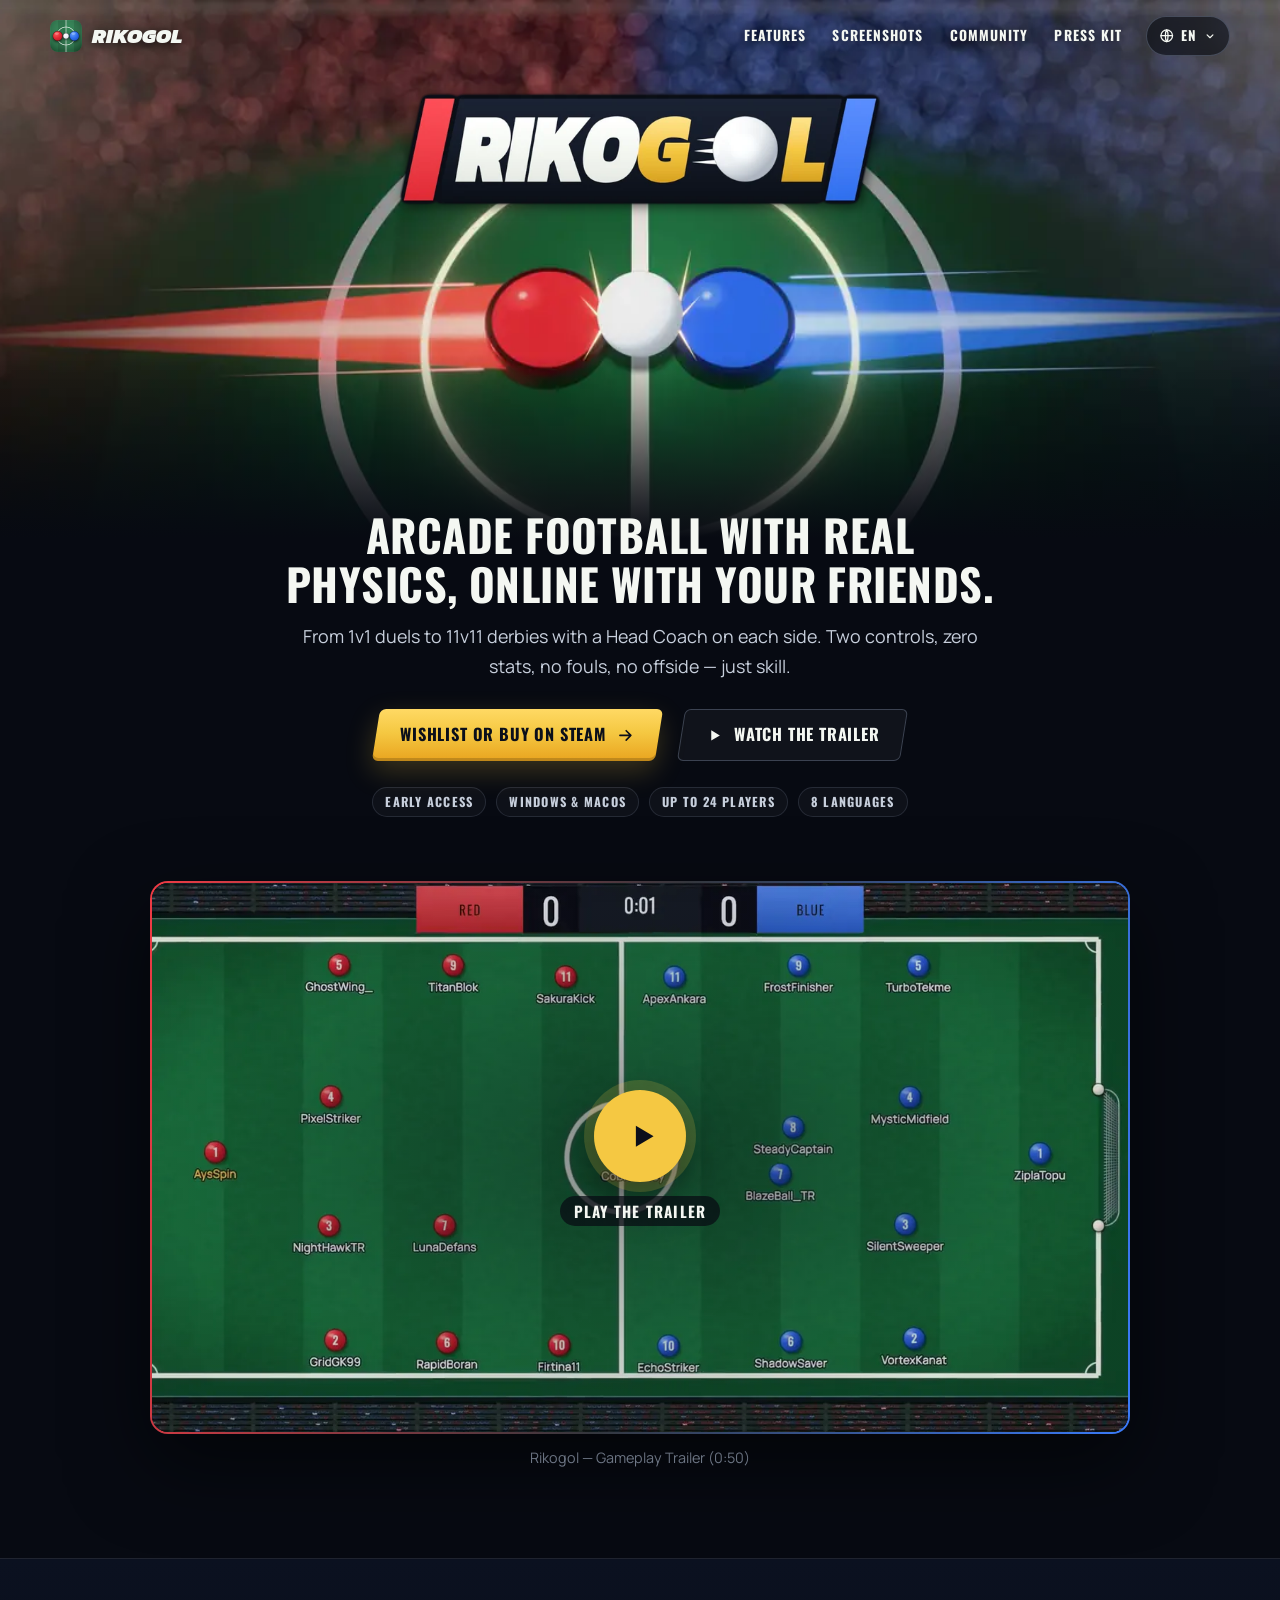
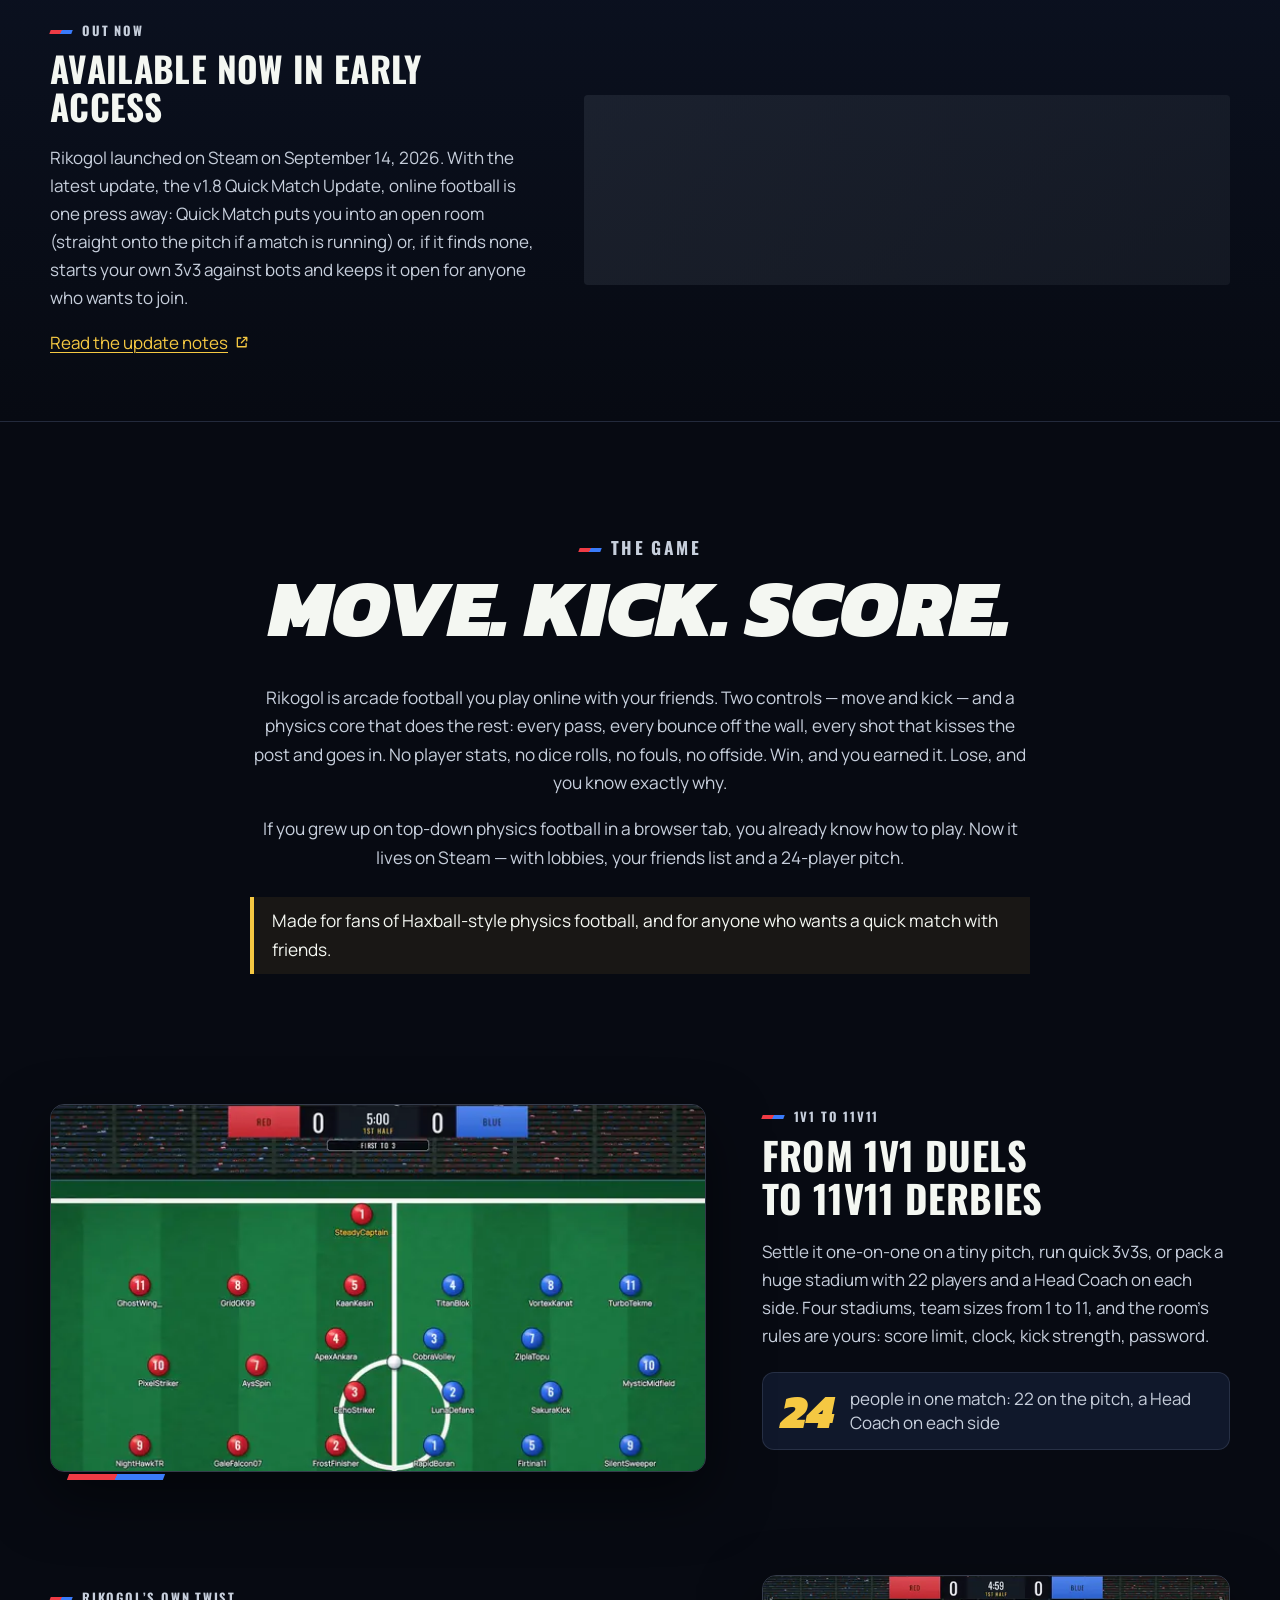
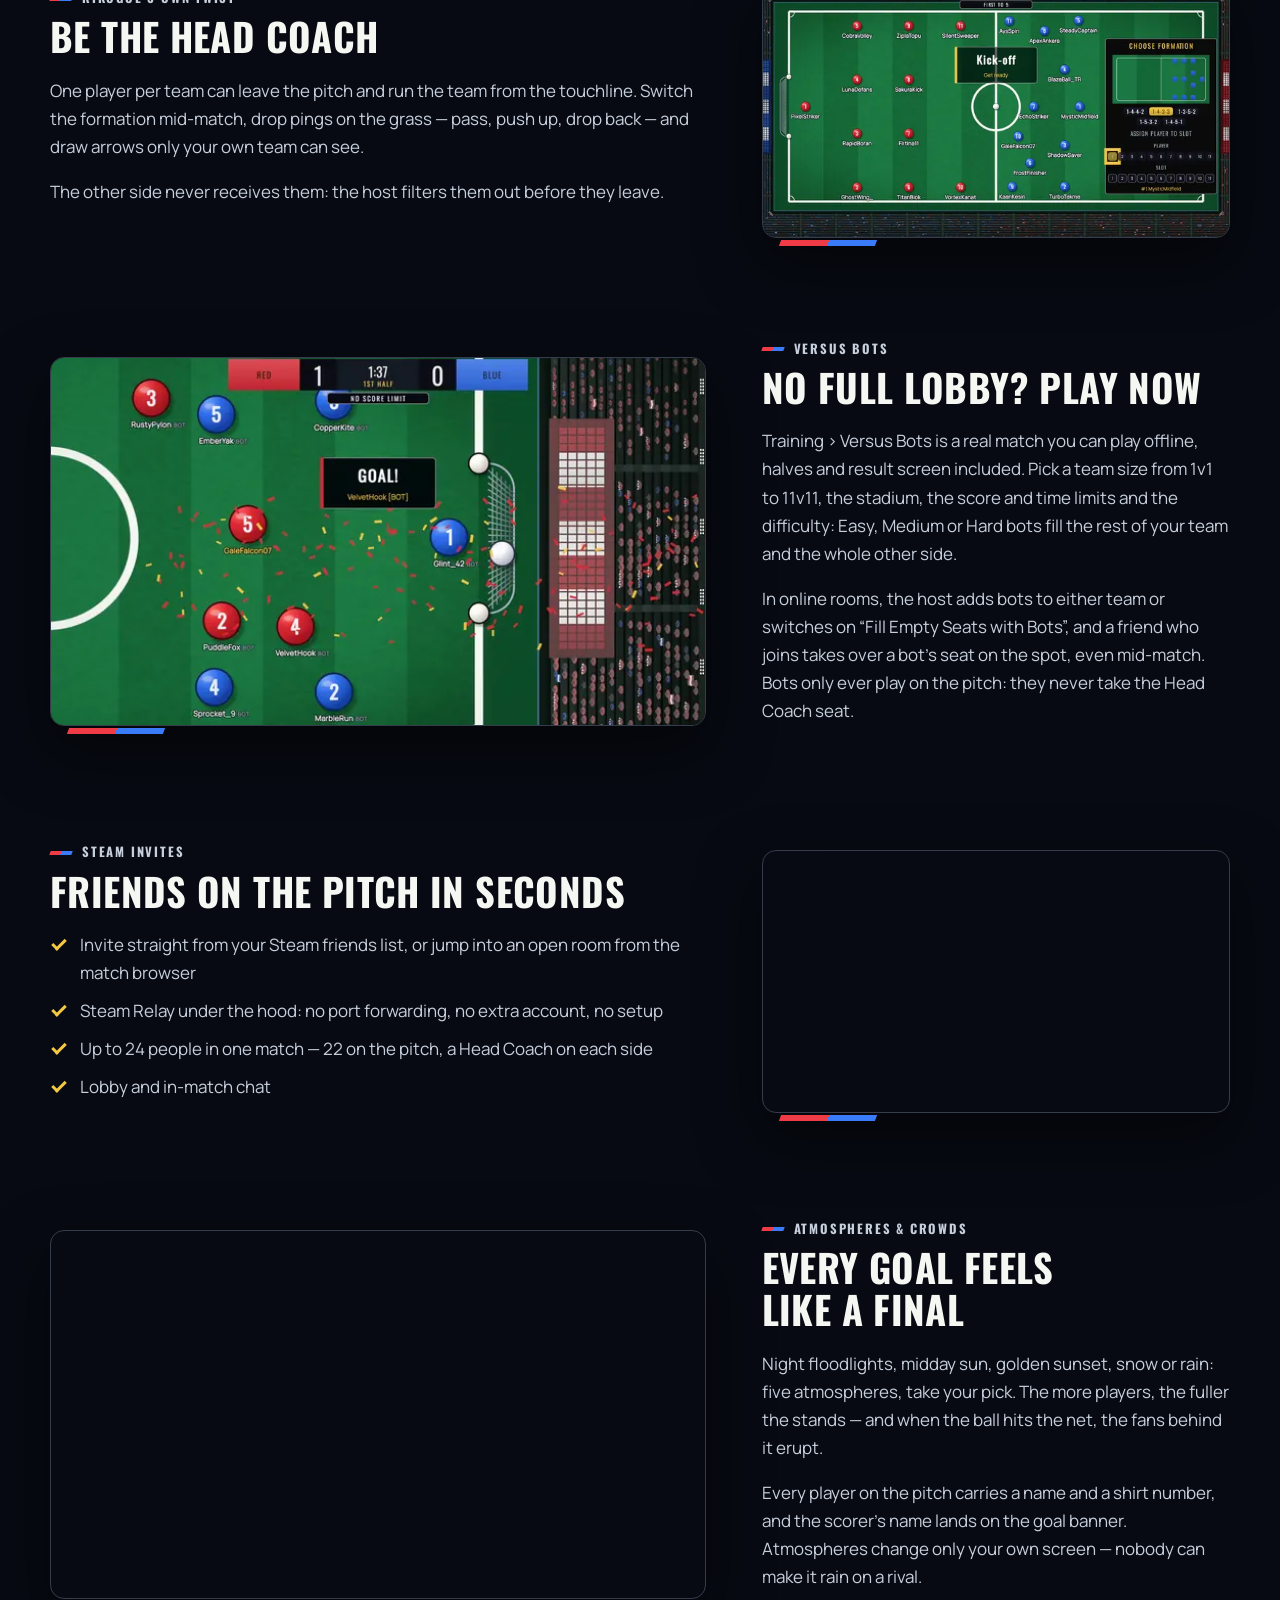
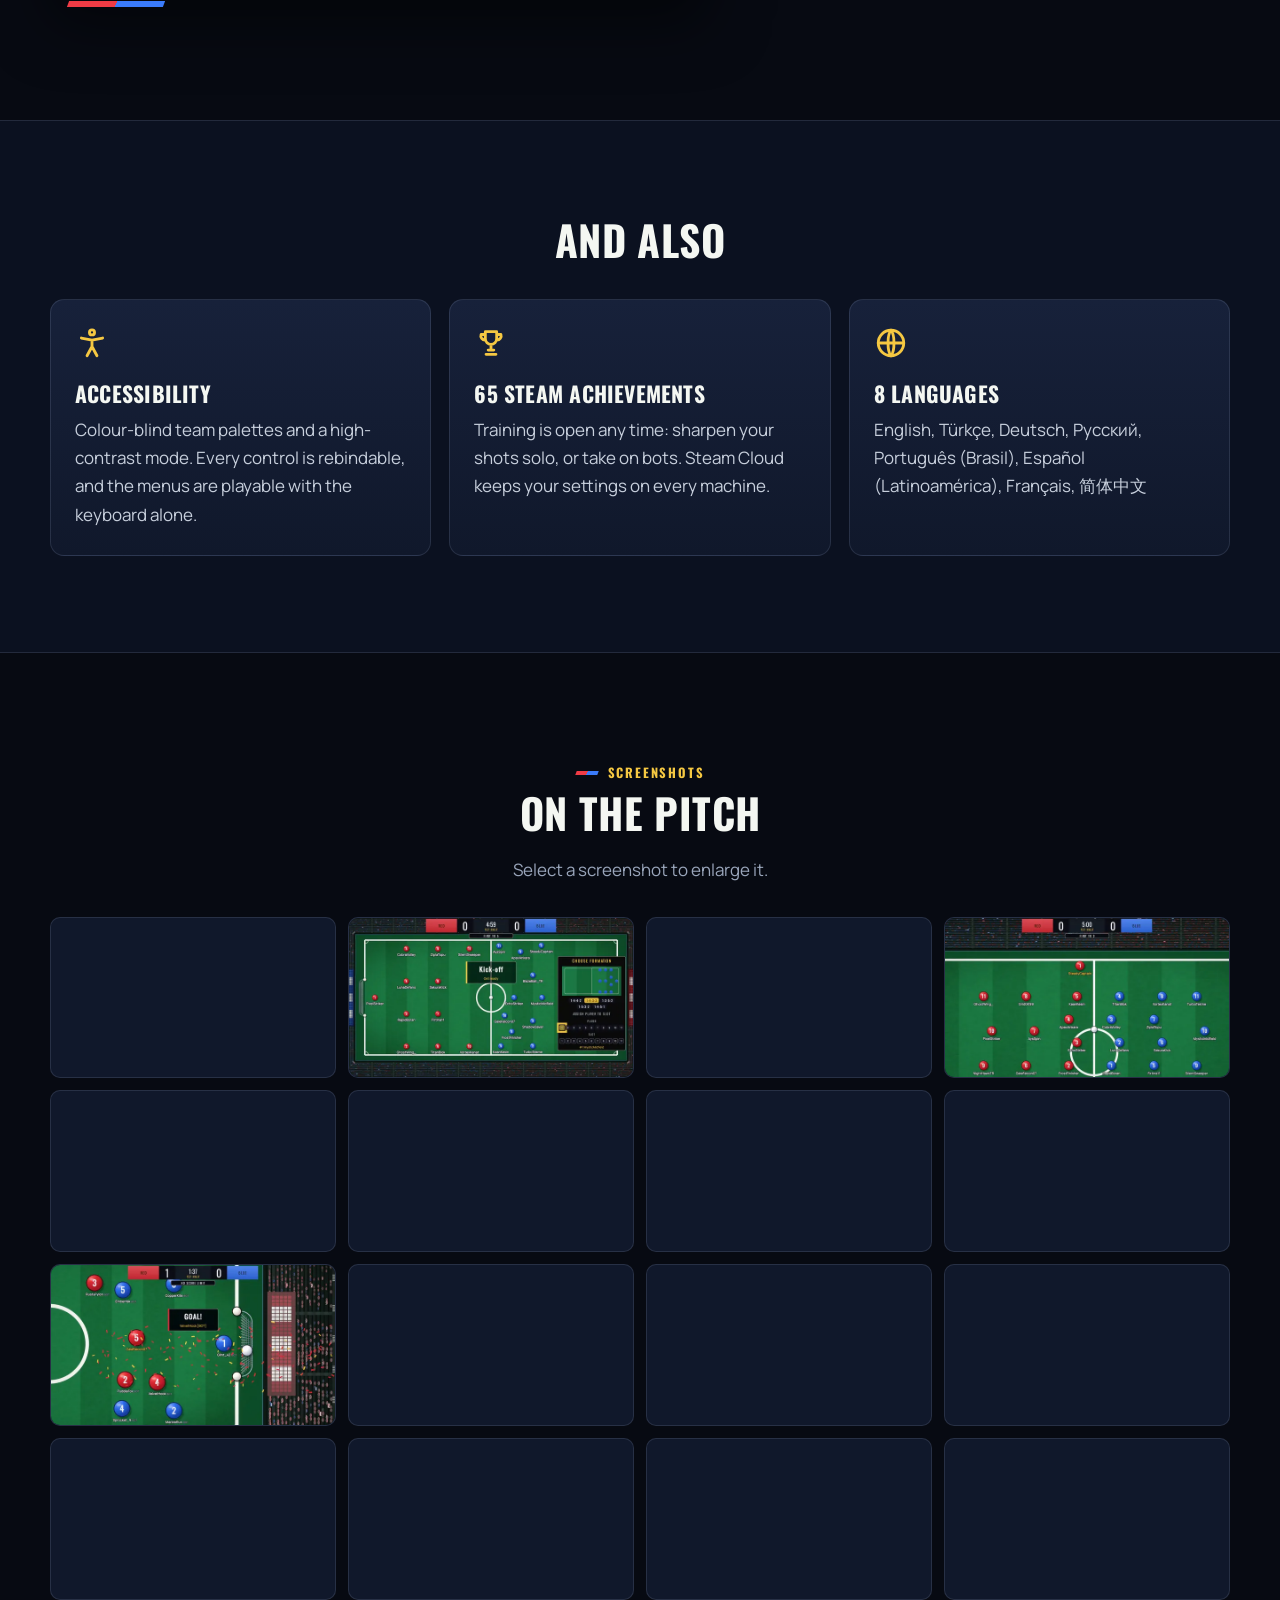
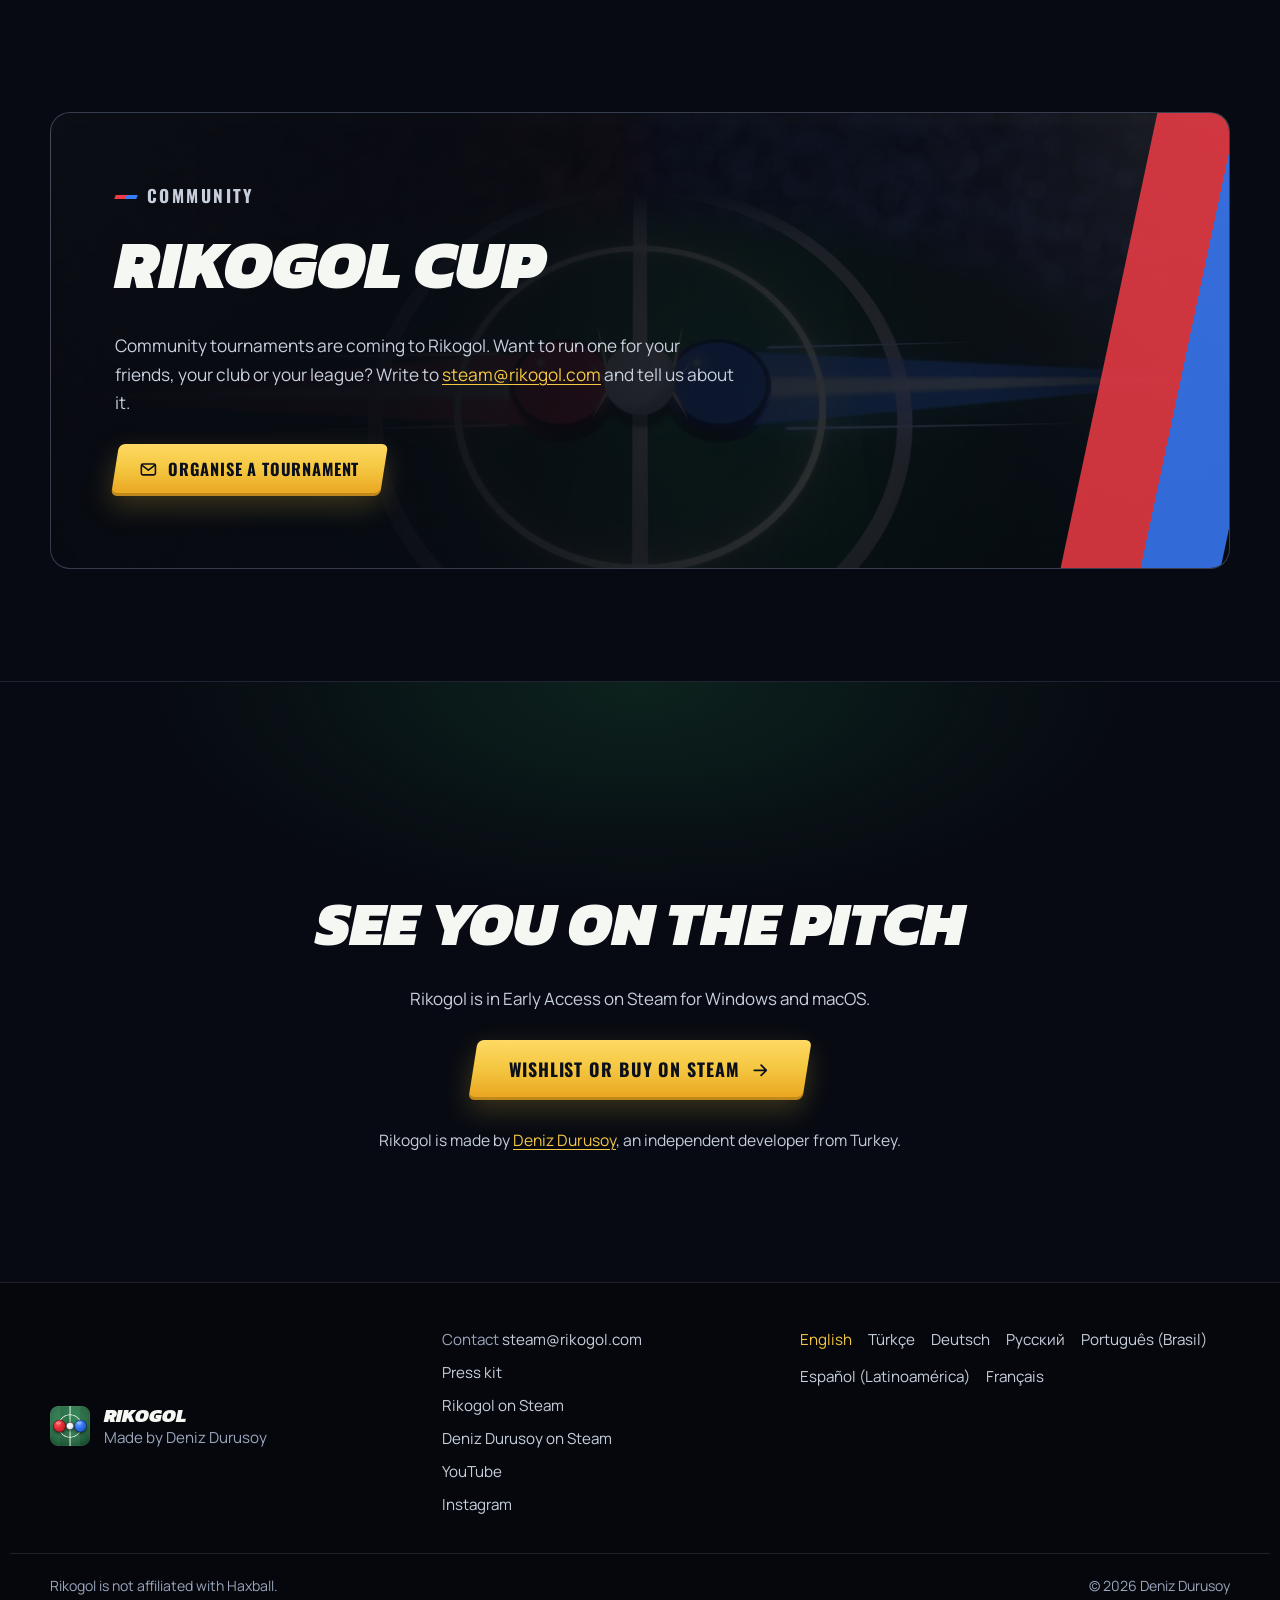
<file: index.html>
<!doctype html>
<html lang="en" dir="ltr">
<head>
<meta charset="utf-8">
<meta name="viewport" content="width=device-width, initial-scale=1">
<meta http-equiv="Content-Security-Policy" content="default-src 'self'; img-src 'self' data:; media-src 'self'; font-src 'self'; style-src 'self'; script-src 'self'; frame-src https://store.steampowered.com; connect-src 'self'; object-src 'none'; base-uri 'self'; form-action 'self'">
<title>Rikogol — Arcade physics football online with friends</title>
<meta name="description" content="Arcade football with real physics, online with your friends: 1v1 duels to 11v11 derbies with a Head Coach on each side. In Early Access on Steam.">
<link rel="canonical" href="https://rikogol.com/">
<link rel="alternate" hreflang="en" href="https://rikogol.com/">
<link rel="alternate" hreflang="tr" href="https://rikogol.com/tr/">
<link rel="alternate" hreflang="de" href="https://rikogol.com/de/">
<link rel="alternate" hreflang="ru" href="https://rikogol.com/ru/">
<link rel="alternate" hreflang="pt-BR" href="https://rikogol.com/pt-br/">
<link rel="alternate" hreflang="es-419" href="https://rikogol.com/es/">
<link rel="alternate" hreflang="fr" href="https://rikogol.com/fr/">
<link rel="alternate" hreflang="x-default" href="https://rikogol.com/">
<meta name="theme-color" content="#070a12">
<meta name="color-scheme" content="dark">
<link rel="preload" href="/assets/fonts/oswald-bold.woff2" as="font" type="font/woff2" crossorigin>
<link rel="preload" href="/assets/fonts/manrope-regular.woff2" as="font" type="font/woff2" crossorigin>
<link rel="preload" as="image" href="/assets/img/hero/rikogol-hero-1920.webp" imagesrcset="/assets/img/hero/rikogol-hero-960.webp 960w, /assets/img/hero/rikogol-hero-1440.webp 1440w, /assets/img/hero/rikogol-hero-1920.webp 1920w, /assets/img/hero/rikogol-hero-2560.webp 2560w" imagesizes="100vw" fetchpriority="high">
<link rel="stylesheet" href="/assets/css/site.min.css">
<link rel="icon" href="/favicon.ico" sizes="16x16 32x32 48x48">
<link rel="icon" href="/assets/img/icons/icon-192.png" type="image/png" sizes="192x192">
<link rel="apple-touch-icon" href="/assets/img/icons/apple-touch-icon.png">
<link rel="manifest" href="/site.webmanifest">
<meta property="og:type" content="website">
<meta property="og:site_name" content="Rikogol">
<meta property="og:title" content="Rikogol — Arcade physics football online with friends">
<meta property="og:description" content="Arcade football with real physics, online with your friends: 1v1 duels to 11v11 derbies with a Head Coach on each side. In Early Access on Steam.">
<meta property="og:url" content="https://rikogol.com/">
<meta property="og:locale" content="en_US">
<meta property="og:locale:alternate" content="tr_TR">
<meta property="og:locale:alternate" content="de_DE">
<meta property="og:locale:alternate" content="ru_RU">
<meta property="og:locale:alternate" content="pt_BR">
<meta property="og:locale:alternate" content="es_LA">
<meta property="og:locale:alternate" content="fr_FR">
<meta property="og:image" content="https://rikogol.com/press/files/rikogol-main-capsule.jpg">
<meta property="og:image:type" content="image/jpeg">
<meta property="og:image:width" content="1232">
<meta property="og:image:height" content="706">
<meta property="og:image:alt" content="Rikogol key art: a red disc and a blue disc meet the ball at the centre spot, under the Rikogol logo.">
<meta name="twitter:card" content="summary_large_image">
<meta name="twitter:title" content="Rikogol — Arcade physics football online with friends">
<meta name="twitter:description" content="Arcade football with real physics, online with your friends: 1v1 duels to 11v11 derbies with a Head Coach on each side. In Early Access on Steam.">
<meta name="twitter:image" content="https://rikogol.com/press/files/rikogol-main-capsule.jpg">
<meta name="twitter:image:alt" content="Rikogol key art: a red disc and a blue disc meet the ball at the centre spot, under the Rikogol logo.">
<script type="application/ld+json">{
 "@context": "https://schema.org",
 "@type": "VideoGame",
 "name": "Rikogol",
 "url": "https://rikogol.com/",
 "sameAs": [
  "https://store.steampowered.com/app/4492690/Rikogol/",
  "https://www.youtube.com/@rikogolgame",
  "https://www.instagram.com/rikogolgame/"
 ],
 "description": "Arcade football with real physics, online with your friends: 1v1 duels to 11v11 derbies with a Head Coach on each side. In Early Access on Steam.",
 "image": "https://rikogol.com/press/files/rikogol-main-capsule.jpg",
 "gamePlatform": [
  "PC",
  "Mac"
 ],
 "operatingSystem": "Windows, macOS",
 "applicationCategory": "Game",
 "genre": [
  "Sports",
  "Arcade"
 ],
 "playMode": [
  "SinglePlayer",
  "MultiPlayer"
 ],
 "numberOfPlayers": {
  "@type": "QuantitativeValue",
  "minValue": 1,
  "maxValue": 24
 },
 "datePublished": "2026-09-14",
 "inLanguage": [
  "en",
  "tr",
  "de",
  "ru",
  "pt-BR",
  "es-419",
  "fr",
  "zh-CN"
 ],
 "author": {
  "@type": "Person",
  "name": "Deniz Durusoy",
  "url": "https://store.steampowered.com/developer/denizdurusoy"
 },
 "publisher": {
  "@type": "Person",
  "name": "Deniz Durusoy",
  "url": "https://store.steampowered.com/developer/denizdurusoy"
 }
}</script>
<script src="/assets/js/site.js" defer></script>
</head>
<body>
<a class="skip-link" href="#main">Skip to content</a>
<header class="site-header">
<div class="wrap header-inner">
<a class="brand" href="/"><img src="/assets/img/icons/icon-64.png" width="32" height="32" alt=""><span lang="en">Rikogol</span></a>
<nav class="main-nav" aria-label="Main">
<ul>
<li><a href="#features">Features</a></li>
<li><a href="#screenshots">Screenshots</a></li>
<li><a href="#community">Community</a></li>
<li><a href="/press/">Press kit</a></li>
</ul>
</nav>
<details class="lang" data-lang-menu>
<summary aria-label="Language: English"><svg class="icon" viewBox="0 0 24 24" width="24" height="24" fill="none" stroke="currentColor" stroke-width="2" stroke-linecap="round" stroke-linejoin="round" aria-hidden="true" focusable="false"><circle cx="12" cy="12" r="9"/><path d="M3 12h18M12 3c2.8 3 2.8 15 0 18M12 3c-2.8 3-2.8 15 0 18"/></svg><span>EN</span><svg class="icon chev" viewBox="0 0 24 24" width="24" height="24" fill="none" stroke="currentColor" stroke-width="2" stroke-linecap="round" stroke-linejoin="round" aria-hidden="true" focusable="false"><path d="M7 10l5 5 5-5"/></svg></summary>
<ul class="lang-list">
<li><a href="/" hreflang="en" lang="en" aria-current="page"><span>English</span><span class="lang-code">EN</span></a></li>
<li><a href="/tr/" hreflang="tr" lang="tr"><span>Türkçe</span><span class="lang-code">TR</span></a></li>
<li><a href="/de/" hreflang="de" lang="de"><span>Deutsch</span><span class="lang-code">DE</span></a></li>
<li><a href="/ru/" hreflang="ru" lang="ru"><span>Русский</span><span class="lang-code">RU</span></a></li>
<li><a href="/pt-br/" hreflang="pt-BR" lang="pt-BR"><span>Português (Brasil)</span><span class="lang-code">PT-BR</span></a></li>
<li><a href="/es/" hreflang="es-419" lang="es-419"><span>Español (Latinoamérica)</span><span class="lang-code">ES</span></a></li>
<li><a href="/fr/" hreflang="fr" lang="fr"><span>Français</span><span class="lang-code">FR</span></a></li>
</ul>
</details>
</div>
</header>
<main id="main">
<section class="hero" aria-labelledby="hero-title">
<div class="hero-art">
<img class="hero-bg" src="/assets/img/hero/rikogol-hero-1920.webp" srcset="/assets/img/hero/rikogol-hero-960.webp 960w, /assets/img/hero/rikogol-hero-1440.webp 1440w, /assets/img/hero/rikogol-hero-1920.webp 1920w, /assets/img/hero/rikogol-hero-2560.webp 2560w" sizes="100vw" width="1920" height="620" alt="" fetchpriority="high">
<h1 class="hero-logo" id="hero-title"><img src="/assets/img/logo/rikogol-logo-1280.webp" srcset="/assets/img/logo/rikogol-logo-480.webp 480w, /assets/img/logo/rikogol-logo-720.webp 720w, /assets/img/logo/rikogol-logo-960.webp 960w, /assets/img/logo/rikogol-logo-1280.webp 1280w" sizes="(min-width: 720px) 600px, 84vw" width="1280" height="362" alt="Rikogol"></h1>
</div>
<div class="wrap hero-text">
<p class="tagline">Arcade football with real physics, online with your friends.</p>
<p class="lede">From 1v1 duels to 11v11 derbies with a Head Coach on each side. Two controls, zero stats, no fouls, no offside — just skill.</p>
<div class="cta-row">
<a class="btn btn-primary" href="https://store.steampowered.com/app/4492690/Rikogol/"><span>Wishlist or buy on <span lang="en">Steam</span></span><svg class="icon" viewBox="0 0 24 24" width="24" height="24" fill="none" stroke="currentColor" stroke-width="2" stroke-linecap="round" stroke-linejoin="round" aria-hidden="true" focusable="false"><path d="M5 12h14M13 6l6 6-6 6"/></svg></a>
<a class="btn btn-ghost" href="#trailer" data-play-trailer><svg class="icon" viewBox="0 0 24 24" width="24" height="24" fill="none" stroke="currentColor" stroke-width="2" stroke-linecap="round" stroke-linejoin="round" aria-hidden="true" focusable="false"><path d="M8 5.5v13l11-6.5z" fill="currentColor" stroke="none"/></svg><span>Watch the trailer</span></a>
</div>
<ul class="facts">
<li>Early Access</li>
<li><span lang="en">Windows</span> &amp; <span lang="en">macOS</span></li>
<li>Up to 24 players</li>
<li>8 languages</li>
</ul>
</div>
<div class="wrap">
<figure class="trailer" id="trailer">
<div class="video-shell" data-video>
<video controls preload="none" playsinline poster="/assets/video/rikogol-trailer-poster.webp" width="1280" height="720" aria-label="Gameplay trailer">
<source src="/assets/video/rikogol-trailer.mp4" type="video/mp4">
<p>Your browser can’t play this video. <a href="/assets/video/rikogol-trailer.mp4">Download the trailer (MP4)</a></p>
</video>
<button type="button" class="video-play" hidden><span class="video-play-disc"><svg class="icon" viewBox="0 0 24 24" width="24" height="24" fill="none" stroke="currentColor" stroke-width="2" stroke-linecap="round" stroke-linejoin="round" aria-hidden="true" focusable="false"><path d="M8 5.5v13l11-6.5z" fill="currentColor" stroke="none"/></svg></span><span class="video-play-label">Play the trailer</span></button>
</div>
<figcaption>Rikogol — Gameplay Trailer (0:50)</figcaption>
</figure>
</div>
</section>

<section class="band" aria-labelledby="band-title">
<div class="wrap band-inner">
<div class="band-text">
<p class="kicker">Out now</p>
<h2 id="band-title">Available now in Early Access</h2>
<p>Rikogol launched on Steam on September 14, 2026. With the latest update, the v1.8 Quick Match Update, online football is one press away: Quick Match puts you into an open room (straight onto the pitch if a match is running) or, if it finds none, starts your own 3v3 against bots and keeps it open for anyone who wants to join.</p>
<p><a class="text-link" href="https://steamcommunity.com/games/4492690/announcements/detail/687519061335082796?l=english">Read the update notes<svg class="icon icon-sm" viewBox="0 0 24 24" width="24" height="24" fill="none" stroke="currentColor" stroke-width="2" stroke-linecap="round" stroke-linejoin="round" aria-hidden="true" focusable="false"><path d="M14 5h5v5M19 5l-8 8M18 14v5H5V6h5"/></svg></a></p>
</div>
<div class="widget-shell" data-widget-src="https://store.steampowered.com/widget/4492690/?l=english" data-widget-title="Rikogol on Steam">
<noscript><iframe src="https://store.steampowered.com/widget/4492690/?l=english" title="Rikogol on Steam" width="646" height="190" loading="lazy"></iframe></noscript>
</div>
</div>
</section>

<section class="pitch" aria-labelledby="pitch-title">
<div class="wrap pitch-inner">
<p class="kicker">The game</p>
<h2 id="pitch-title" class="display">Move. Kick. Score.</h2>
<p>Rikogol is arcade football you play online with your friends. Two controls — move and kick — and a physics core that does the rest: every pass, every bounce off the wall, every shot that kisses the post and goes in. No player stats, no dice rolls, no fouls, no offside. Win, and you earned it. Lose, and you know exactly why.</p><p>If you grew up on top-down physics football in a browser tab, you already know how to play. Now it lives on Steam — with lobbies, your friends list and a 24-player pitch.</p>
<p class="fans">Made for fans of Haxball-style physics football, and for anyone who wants a quick match with friends.</p>
</div>
</section>

<div class="features wrap" id="features">
<section class="feature " id="match-sizes" aria-labelledby="match-sizes-title">
<div class="feature-media">
<img src="/assets/img/screens/rikogol-screenshot-07-1280.webp" srcset="/assets/img/screens/rikogol-screenshot-07-640.webp 640w, /assets/img/screens/rikogol-screenshot-07-960.webp 960w, /assets/img/screens/rikogol-screenshot-07-1280.webp 1280w" sizes="(min-width: 960px) 620px, 92vw" width="1280" height="720" loading="lazy" decoding="async" alt="Both teams lined up for an 11v11 kick-off, with the stands full of red and blue fans.">
</div>
<div class="feature-text">
<p class="kicker">1v1 to 11v11</p>
<h2 id="match-sizes-title">From 1v1 duels to 11v11 derbies</h2>
<p>Settle it one-on-one on a tiny pitch, run quick 3v3s, or pack a huge stadium with 22 players and a Head Coach on each side. Four stadiums, team sizes from 1 to 11, and the room’s rules are yours: score limit, clock, kick strength, password.</p>
<p class="stat"><span class="stat-num">24</span><span class="stat-text">people in one match: 22 on the pitch, a Head Coach on each side</span></p>
</div>
</section>
<section class="feature feature-flip" id="head-coach" aria-labelledby="head-coach-title">
<div class="feature-media">
<img src="/assets/img/screens/rikogol-screenshot-02-1280.webp" srcset="/assets/img/screens/rikogol-screenshot-02-640.webp 640w, /assets/img/screens/rikogol-screenshot-02-960.webp 960w, /assets/img/screens/rikogol-screenshot-02-1280.webp 1280w" sizes="(min-width: 960px) 620px, 92vw" width="1280" height="720" loading="lazy" decoding="async" alt="Kick-off in an 11v11 match while a Head Coach picks a formation on the Choose Formation board.">
</div>
<div class="feature-text">
<p class="kicker"><span lang="en">Rikogol</span>’s own twist</p>
<h2 id="head-coach-title">Be the Head Coach</h2>
<p>One player per team can leave the pitch and run the team from the touchline. Switch the formation mid-match, drop pings on the grass — pass, push up, drop back — and draw arrows only your own team can see.</p>
<p>The other side never receives them: the host filters them out before they leave.</p>
</div>
</section>
<section class="feature " id="bots" aria-labelledby="bots-title">
<div class="feature-media">
<img src="/assets/img/screens/rikogol-screenshot-05-1280.webp" srcset="/assets/img/screens/rikogol-screenshot-05-640.webp 640w, /assets/img/screens/rikogol-screenshot-05-960.webp 960w, /assets/img/screens/rikogol-screenshot-05-1280.webp 1280w" sizes="(min-width: 960px) 620px, 92vw" width="1280" height="720" loading="lazy" decoding="async" alt="A bot scores: the GOAL! banner names it as confetti flies around the net.">
</div>
<div class="feature-text">
<p class="kicker">Versus Bots</p>
<h2 id="bots-title">No full lobby? Play now</h2>
<p>Training › Versus Bots is a real match you can play offline, halves and result screen included. Pick a team size from 1v1 to 11v11, the stadium, the score and time limits and the difficulty: Easy, Medium or Hard bots fill the rest of your team and the whole other side.</p>
<p>In online rooms, the host adds bots to either team or switches on “Fill Empty Seats with Bots”, and a friend who joins takes over a bot’s seat on the spot, even mid-match. Bots only ever play on the pitch: they never take the Head Coach seat.</p>
</div>
</section>
<section class="feature feature-flip" id="invites" aria-labelledby="invites-title">
<div class="feature-media">
<img src="/assets/img/screens/rikogol-screenshot-03-1280.webp" srcset="/assets/img/screens/rikogol-screenshot-03-640.webp 640w, /assets/img/screens/rikogol-screenshot-03-960.webp 960w, /assets/img/screens/rikogol-screenshot-03-1280.webp 1280w" sizes="(min-width: 960px) 620px, 92vw" width="1280" height="720" loading="lazy" decoding="async" alt="The lobby: two full teams of eleven, with host settings for stadium, team size, score and time limits, kick strength, Head Coach mode and password.">
</div>
<div class="feature-text">
<p class="kicker"><span lang="en">Steam</span> invites</p>
<h2 id="invites-title">Friends on the pitch in seconds</h2>
<ul class="ticks">
<li>Invite straight from your Steam friends list, or jump into an open room from the match browser</li>
<li>Steam Relay under the hood: no port forwarding, no extra account, no setup</li>
<li>Up to 24 people in one match — 22 on the pitch, a Head Coach on each side</li>
<li>Lobby and in-match chat</li>
</ul>
</div>
</section>
<section class="feature " id="atmospheres" aria-labelledby="atmospheres-title">
<div class="feature-media">
<img src="/assets/img/screens/rikogol-screenshot-10-1280.webp" srcset="/assets/img/screens/rikogol-screenshot-10-640.webp 640w, /assets/img/screens/rikogol-screenshot-10-960.webp 960w, /assets/img/screens/rikogol-screenshot-10-1280.webp 1280w" sizes="(min-width: 960px) 620px, 92vw" width="1280" height="720" loading="lazy" decoding="async" alt="A match in the Rain atmosphere, raindrops splashing across the pitch beside a packed stand.">
</div>
<div class="feature-text">
<p class="kicker">Atmospheres &amp; crowds</p>
<h2 id="atmospheres-title">Every goal feels like a final</h2>
<p>Night floodlights, midday sun, golden sunset, snow or rain: five atmospheres, take your pick. The more players, the fuller the stands — and when the ball hits the net, the fans behind it erupt.</p>
<p>Every player on the pitch carries a name and a shirt number, and the scorer’s name lands on the goal banner. Atmospheres change only your own screen — nobody can make it rain on a rival.</p>
</div>
</section>
</div>

<section class="extras-section" aria-labelledby="extras-title">
<div class="wrap">
<h2 id="extras-title" class="section-title">And also</h2>
<ul class="extras">
<li class="extra"><svg class="extra-icon" viewBox="0 0 24 24" width="24" height="24" fill="none" stroke="currentColor" stroke-width="2" stroke-linecap="round" stroke-linejoin="round" aria-hidden="true" focusable="false"><circle cx="12" cy="4.5" r="1.8"/><path d="M4.5 8.5 12 10l7.5-1.5M12 10v4.5M8.5 21l3.5-6.5 3.5 6.5"/></svg><h3>Accessibility</h3><p>Colour-blind team palettes and a high-contrast mode. Every control is rebindable, and the menus are playable with the keyboard alone.</p></li>
<li class="extra"><svg class="extra-icon" viewBox="0 0 24 24" width="24" height="24" fill="none" stroke="currentColor" stroke-width="2" stroke-linecap="round" stroke-linejoin="round" aria-hidden="true" focusable="false"><path d="M8 4h8v5a4 4 0 0 1-8 0zM8 6H5a3 3 0 0 0 3 4M16 6h3a3 3 0 0 1-3 4M12 13v4M8.5 20h7M10 17h4"/></svg><h3>65 <span lang="en">Steam</span> Achievements</h3><p>Training is open any time: sharpen your shots solo, or take on bots. Steam Cloud keeps your settings on every machine.</p></li>
<li class="extra"><svg class="extra-icon" viewBox="0 0 24 24" width="24" height="24" fill="none" stroke="currentColor" stroke-width="2" stroke-linecap="round" stroke-linejoin="round" aria-hidden="true" focusable="false"><circle cx="12" cy="12" r="9"/><path d="M3 12h18M12 3c2.8 3 2.8 15 0 18M12 3c-2.8 3-2.8 15 0 18"/></svg><h3>8 languages</h3><p><span lang="en">English</span>, <span lang="tr">Türkçe</span>, <span lang="de">Deutsch</span>, <span lang="ru">Русский</span>, <span lang="pt-BR">Português (Brasil)</span>, <span lang="es-419">Español (Latinoamérica)</span>, <span lang="fr">Français</span>, <span lang="zh-CN">简体中文</span></p></li>
</ul>
</div>
</section>

<section class="gallery-section" id="screenshots" aria-labelledby="gallery-title">
<div class="wrap">
<div class="section-head">
<p class="kicker">Screenshots</p>
<h2 id="gallery-title" class="section-title">On the pitch</h2>
<p class="hint">Select a screenshot to enlarge it.</p>
</div>
<ul class="gallery" data-gallery>
<li><a class="shot" href="/press/files/rikogol-screenshot-01.jpg" data-large="/assets/img/screens/rikogol-screenshot-01-1280.webp"><img src="/assets/img/screens/rikogol-screenshot-01-640.webp" srcset="/assets/img/screens/rikogol-screenshot-01-640.webp 640w, /assets/img/screens/rikogol-screenshot-01-1280.webp 1280w" sizes="(min-width: 1180px) 276px, (min-width: 720px) 23vw, 46vw" width="640" height="360" loading="lazy" decoding="async" alt="Goal! The GOAL! banner names the scorer as confetti falls in front of a packed stand."></a></li>
<li><a class="shot" href="/press/files/rikogol-screenshot-02.jpg" data-large="/assets/img/screens/rikogol-screenshot-02-1280.webp"><img src="/assets/img/screens/rikogol-screenshot-02-640.webp" srcset="/assets/img/screens/rikogol-screenshot-02-640.webp 640w, /assets/img/screens/rikogol-screenshot-02-1280.webp 1280w" sizes="(min-width: 1180px) 276px, (min-width: 720px) 23vw, 46vw" width="640" height="360" loading="lazy" decoding="async" alt="Kick-off in an 11v11 match while a Head Coach picks a formation on the Choose Formation board."></a></li>
<li><a class="shot" href="/press/files/rikogol-screenshot-12.jpg" data-large="/assets/img/screens/rikogol-screenshot-12-1280.webp"><img src="/assets/img/screens/rikogol-screenshot-12-640.webp" srcset="/assets/img/screens/rikogol-screenshot-12-640.webp 640w, /assets/img/screens/rikogol-screenshot-12-1280.webp 1280w" sizes="(min-width: 1180px) 276px, (min-width: 720px) 23vw, 46vw" width="640" height="360" loading="lazy" decoding="async" alt="A Head Coach ping and a passing arrow on the pitch during a crowded match."></a></li>
<li><a class="shot" href="/press/files/rikogol-screenshot-07.jpg" data-large="/assets/img/screens/rikogol-screenshot-07-1280.webp"><img src="/assets/img/screens/rikogol-screenshot-07-640.webp" srcset="/assets/img/screens/rikogol-screenshot-07-640.webp 640w, /assets/img/screens/rikogol-screenshot-07-1280.webp 1280w" sizes="(min-width: 1180px) 276px, (min-width: 720px) 23vw, 46vw" width="640" height="360" loading="lazy" decoding="async" alt="Both teams lined up for an 11v11 kick-off, with the stands full of red and blue fans."></a></li>
<li><a class="shot" href="/press/files/rikogol-screenshot-10.jpg" data-large="/assets/img/screens/rikogol-screenshot-10-1280.webp"><img src="/assets/img/screens/rikogol-screenshot-10-640.webp" srcset="/assets/img/screens/rikogol-screenshot-10-640.webp 640w, /assets/img/screens/rikogol-screenshot-10-1280.webp 1280w" sizes="(min-width: 1180px) 276px, (min-width: 720px) 23vw, 46vw" width="640" height="360" loading="lazy" decoding="async" alt="A match in the Rain atmosphere, raindrops splashing across the pitch beside a packed stand."></a></li>
<li><a class="shot" href="/press/files/rikogol-screenshot-06.jpg" data-large="/assets/img/screens/rikogol-screenshot-06-1280.webp"><img src="/assets/img/screens/rikogol-screenshot-06-640.webp" srcset="/assets/img/screens/rikogol-screenshot-06-640.webp 640w, /assets/img/screens/rikogol-screenshot-06-1280.webp 1280w" sizes="(min-width: 1180px) 276px, (min-width: 720px) 23vw, 46vw" width="640" height="360" loading="lazy" decoding="async" alt="A one-on-one duel in the Snow atmosphere."></a></li>
<li><a class="shot" href="/press/files/rikogol-screenshot-11.jpg" data-large="/assets/img/screens/rikogol-screenshot-11-1280.webp"><img src="/assets/img/screens/rikogol-screenshot-11-640.webp" srcset="/assets/img/screens/rikogol-screenshot-11-640.webp 640w, /assets/img/screens/rikogol-screenshot-11-1280.webp 1280w" sizes="(min-width: 1180px) 276px, (min-width: 720px) 23vw, 46vw" width="640" height="360" loading="lazy" decoding="async" alt="A match in the golden Sunset atmosphere, a player dribbling toward goal."></a></li>
<li><a class="shot" href="/press/files/rikogol-screenshot-09.jpg" data-large="/assets/img/screens/rikogol-screenshot-09-1280.webp"><img src="/assets/img/screens/rikogol-screenshot-09-640.webp" srcset="/assets/img/screens/rikogol-screenshot-09-640.webp 640w, /assets/img/screens/rikogol-screenshot-09-1280.webp 1280w" sizes="(min-width: 1180px) 276px, (min-width: 720px) 23vw, 46vw" width="640" height="360" loading="lazy" decoding="async" alt="A daytime match near the halfway line, in front of stands packed with red and blue fans."></a></li>
<li><a class="shot" href="/press/files/rikogol-screenshot-05.jpg" data-large="/assets/img/screens/rikogol-screenshot-05-1280.webp"><img src="/assets/img/screens/rikogol-screenshot-05-640.webp" srcset="/assets/img/screens/rikogol-screenshot-05-640.webp 640w, /assets/img/screens/rikogol-screenshot-05-1280.webp 1280w" sizes="(min-width: 1180px) 276px, (min-width: 720px) 23vw, 46vw" width="640" height="360" loading="lazy" decoding="async" alt="A bot scores: the GOAL! banner names it as confetti flies around the net."></a></li>
<li><a class="shot" href="/press/files/rikogol-screenshot-04.jpg" data-large="/assets/img/screens/rikogol-screenshot-04-1280.webp"><img src="/assets/img/screens/rikogol-screenshot-04-640.webp" srcset="/assets/img/screens/rikogol-screenshot-04-640.webp 640w, /assets/img/screens/rikogol-screenshot-04-1280.webp 1280w" sizes="(min-width: 1180px) 276px, (min-width: 720px) 23vw, 46vw" width="640" height="360" loading="lazy" decoding="async" alt="Bots, each with a BOT tag next to its name, close in on goal in the second half."></a></li>
<li><a class="shot" href="/press/files/rikogol-screenshot-14.jpg" data-large="/assets/img/screens/rikogol-screenshot-14-1280.webp"><img src="/assets/img/screens/rikogol-screenshot-14-640.webp" srcset="/assets/img/screens/rikogol-screenshot-14-640.webp 640w, /assets/img/screens/rikogol-screenshot-14-1280.webp 1280w" sizes="(min-width: 1180px) 276px, (min-width: 720px) 23vw, 46vw" width="640" height="360" loading="lazy" decoding="async" alt="The 2nd half banner at the restart of an 11v11 match in the rain."></a></li>
<li><a class="shot" href="/press/files/rikogol-screenshot-15.jpg" data-large="/assets/img/screens/rikogol-screenshot-15-1280.webp"><img src="/assets/img/screens/rikogol-screenshot-15-640.webp" srcset="/assets/img/screens/rikogol-screenshot-15-640.webp 640w, /assets/img/screens/rikogol-screenshot-15-1280.webp 1280w" sizes="(min-width: 1180px) 276px, (min-width: 720px) 23vw, 46vw" width="640" height="360" loading="lazy" decoding="async" alt="Full time: the result banner announces the winner, with a button back to the lobby."></a></li>
<li><a class="shot" href="/press/files/rikogol-screenshot-03.jpg" data-large="/assets/img/screens/rikogol-screenshot-03-1280.webp"><img src="/assets/img/screens/rikogol-screenshot-03-640.webp" srcset="/assets/img/screens/rikogol-screenshot-03-640.webp 640w, /assets/img/screens/rikogol-screenshot-03-1280.webp 1280w" sizes="(min-width: 1180px) 276px, (min-width: 720px) 23vw, 46vw" width="640" height="360" loading="lazy" decoding="async" alt="The lobby: two full teams of eleven, with host settings for stadium, team size, score and time limits, kick strength, Head Coach mode and password."></a></li>
<li><a class="shot" href="/press/files/rikogol-screenshot-13.jpg" data-large="/assets/img/screens/rikogol-screenshot-13-1280.webp"><img src="/assets/img/screens/rikogol-screenshot-13-640.webp" srcset="/assets/img/screens/rikogol-screenshot-13-640.webp 640w, /assets/img/screens/rikogol-screenshot-13-1280.webp 1280w" sizes="(min-width: 1180px) 276px, (min-width: 720px) 23vw, 46vw" width="640" height="360" loading="lazy" decoding="async" alt="The Open Matches browser, listing rooms by stadium, team size, score limit and time."></a></li>
<li><a class="shot" href="/press/files/rikogol-screenshot-08.jpg" data-large="/assets/img/screens/rikogol-screenshot-08-1280.webp"><img src="/assets/img/screens/rikogol-screenshot-08-640.webp" srcset="/assets/img/screens/rikogol-screenshot-08-640.webp 640w, /assets/img/screens/rikogol-screenshot-08-1280.webp 1280w" sizes="(min-width: 1180px) 276px, (min-width: 720px) 23vw, 46vw" width="640" height="360" loading="lazy" decoding="async" alt="A 3v3 match around the centre circle in the Day atmosphere."></a></li>
<li><a class="shot" href="/press/files/rikogol-screenshot-16.jpg" data-large="/assets/img/screens/rikogol-screenshot-16-1280.webp"><img src="/assets/img/screens/rikogol-screenshot-16-640.webp" srcset="/assets/img/screens/rikogol-screenshot-16-640.webp 640w, /assets/img/screens/rikogol-screenshot-16-1280.webp 1280w" sizes="(min-width: 1180px) 276px, (min-width: 720px) 23vw, 46vw" width="640" height="360" loading="lazy" decoding="async" alt="The main menu, with Training, Online and Settings over a live pitch."></a></li>
</ul>
</div>
</section>

<section class="community" id="community" aria-labelledby="community-title">
<div class="wrap">
<div class="community-card">
<p class="kicker">Community</p>
<h2 id="community-title" class="display"><span lang="en">Rikogol</span> Cup</h2>
<p>Community tournaments are coming to Rikogol. Want to run one for your friends, your club or your league? Write to <a href="mailto:steam@rikogol.com?subject=Rikogol%20Cup">steam@rikogol.com</a> and tell us about it.</p>
<a class="btn btn-primary" href="mailto:steam@rikogol.com?subject=Rikogol%20Cup"><svg class="icon" viewBox="0 0 24 24" width="24" height="24" fill="none" stroke="currentColor" stroke-width="2" stroke-linecap="round" stroke-linejoin="round" aria-hidden="true" focusable="false"><rect x="3" y="5" width="18" height="14" rx="2"/><path d="m4 7 8 6 8-6"/></svg><span>Organise a tournament</span></a>
</div>
</div>
</section>

<section class="finale" aria-labelledby="finale-title">
<div class="wrap finale-inner">
<img class="finale-icon" src="/assets/img/icons/icon-192.png" width="96" height="96" alt="" loading="lazy">
<h2 id="finale-title" class="display">See you on the pitch</h2>
<p>Rikogol is in Early Access on Steam for Windows and macOS.</p>
<a class="btn btn-primary btn-lg" href="https://store.steampowered.com/app/4492690/Rikogol/"><span>Wishlist or buy on <span lang="en">Steam</span></span><svg class="icon" viewBox="0 0 24 24" width="24" height="24" fill="none" stroke="currentColor" stroke-width="2" stroke-linecap="round" stroke-linejoin="round" aria-hidden="true" focusable="false"><path d="M5 12h14M13 6l6 6-6 6"/></svg></a>
<p class="dev-line">Rikogol is made by <a href="https://store.steampowered.com/developer/denizdurusoy">Deniz Durusoy</a>, an independent developer from Turkey.</p>
</div>
</section>
</main>
<footer class="site-footer">
<div class="wrap footer-grid">
<div class="footer-brand">
<img src="/assets/img/icons/icon-64.png" width="40" height="40" alt="" loading="lazy">
<p><span class="footer-name" lang="en">Rikogol</span><br>Made by Deniz Durusoy</p>
</div>
<nav class="footer-links" aria-label="Links">
<ul>
<li><span class="footer-label">Contact</span> <a href="mailto:steam@rikogol.com">steam@rikogol.com</a></li>
<li><a href="/press/">Press kit</a></li>
<li><a href="https://store.steampowered.com/app/4492690/Rikogol/">Rikogol on Steam</a></li>
<li><a href="https://store.steampowered.com/developer/denizdurusoy">Deniz Durusoy on Steam</a></li>
<li><a href="https://www.youtube.com/@rikogolgame" rel="me" lang="en">YouTube</a></li>
<li><a href="https://www.instagram.com/rikogolgame/" rel="me" lang="en">Instagram</a></li>
</ul>
</nav>
<nav class="footer-langs" aria-label="Language">
<ul>
<li><a href="/" hreflang="en" lang="en" aria-current="page">English</a></li>
<li><a href="/tr/" hreflang="tr" lang="tr">Türkçe</a></li>
<li><a href="/de/" hreflang="de" lang="de">Deutsch</a></li>
<li><a href="/ru/" hreflang="ru" lang="ru">Русский</a></li>
<li><a href="/pt-br/" hreflang="pt-BR" lang="pt-BR">Português (Brasil)</a></li>
<li><a href="/es/" hreflang="es-419" lang="es-419">Español (Latinoamérica)</a></li>
<li><a href="/fr/" hreflang="fr" lang="fr">Français</a></li>
</ul>
</nav>
</div>
<div class="wrap footer-legal">
<p>Rikogol is not affiliated with Haxball.</p>
<p>© 2026 Deniz Durusoy</p>
</div>
</footer>
<dialog class="lightbox" data-lightbox aria-label="Screenshot viewer">
<button type="button" class="lb-btn lb-close" data-lb="close" aria-label="Close"><svg class="icon" viewBox="0 0 24 24" width="24" height="24" fill="none" stroke="currentColor" stroke-width="2" stroke-linecap="round" stroke-linejoin="round" aria-hidden="true" focusable="false"><path d="M6 6l12 12M18 6 6 18"/></svg></button>
<div class="lb-stage"></div>
<div class="lb-bar">
<p class="lb-caption" aria-live="polite"></p>
<div class="lb-controls">
<button type="button" class="lb-btn" data-lb="prev" aria-label="Previous screenshot"><svg class="icon" viewBox="0 0 24 24" width="24" height="24" fill="none" stroke="currentColor" stroke-width="2" stroke-linecap="round" stroke-linejoin="round" aria-hidden="true" focusable="false"><path d="M15 5l-7 7 7 7"/></svg></button>
<span class="lb-count"></span>
<button type="button" class="lb-btn" data-lb="next" aria-label="Next screenshot"><svg class="icon" viewBox="0 0 24 24" width="24" height="24" fill="none" stroke="currentColor" stroke-width="2" stroke-linecap="round" stroke-linejoin="round" aria-hidden="true" focusable="false"><path d="M9 5l7 7-7 7"/></svg></button>
<a class="lb-full" href="#" target="_blank" rel="noopener">Full size (1920×1080 JPG)</a>
</div>
</div>
</dialog>
</body>
</html>
</file>
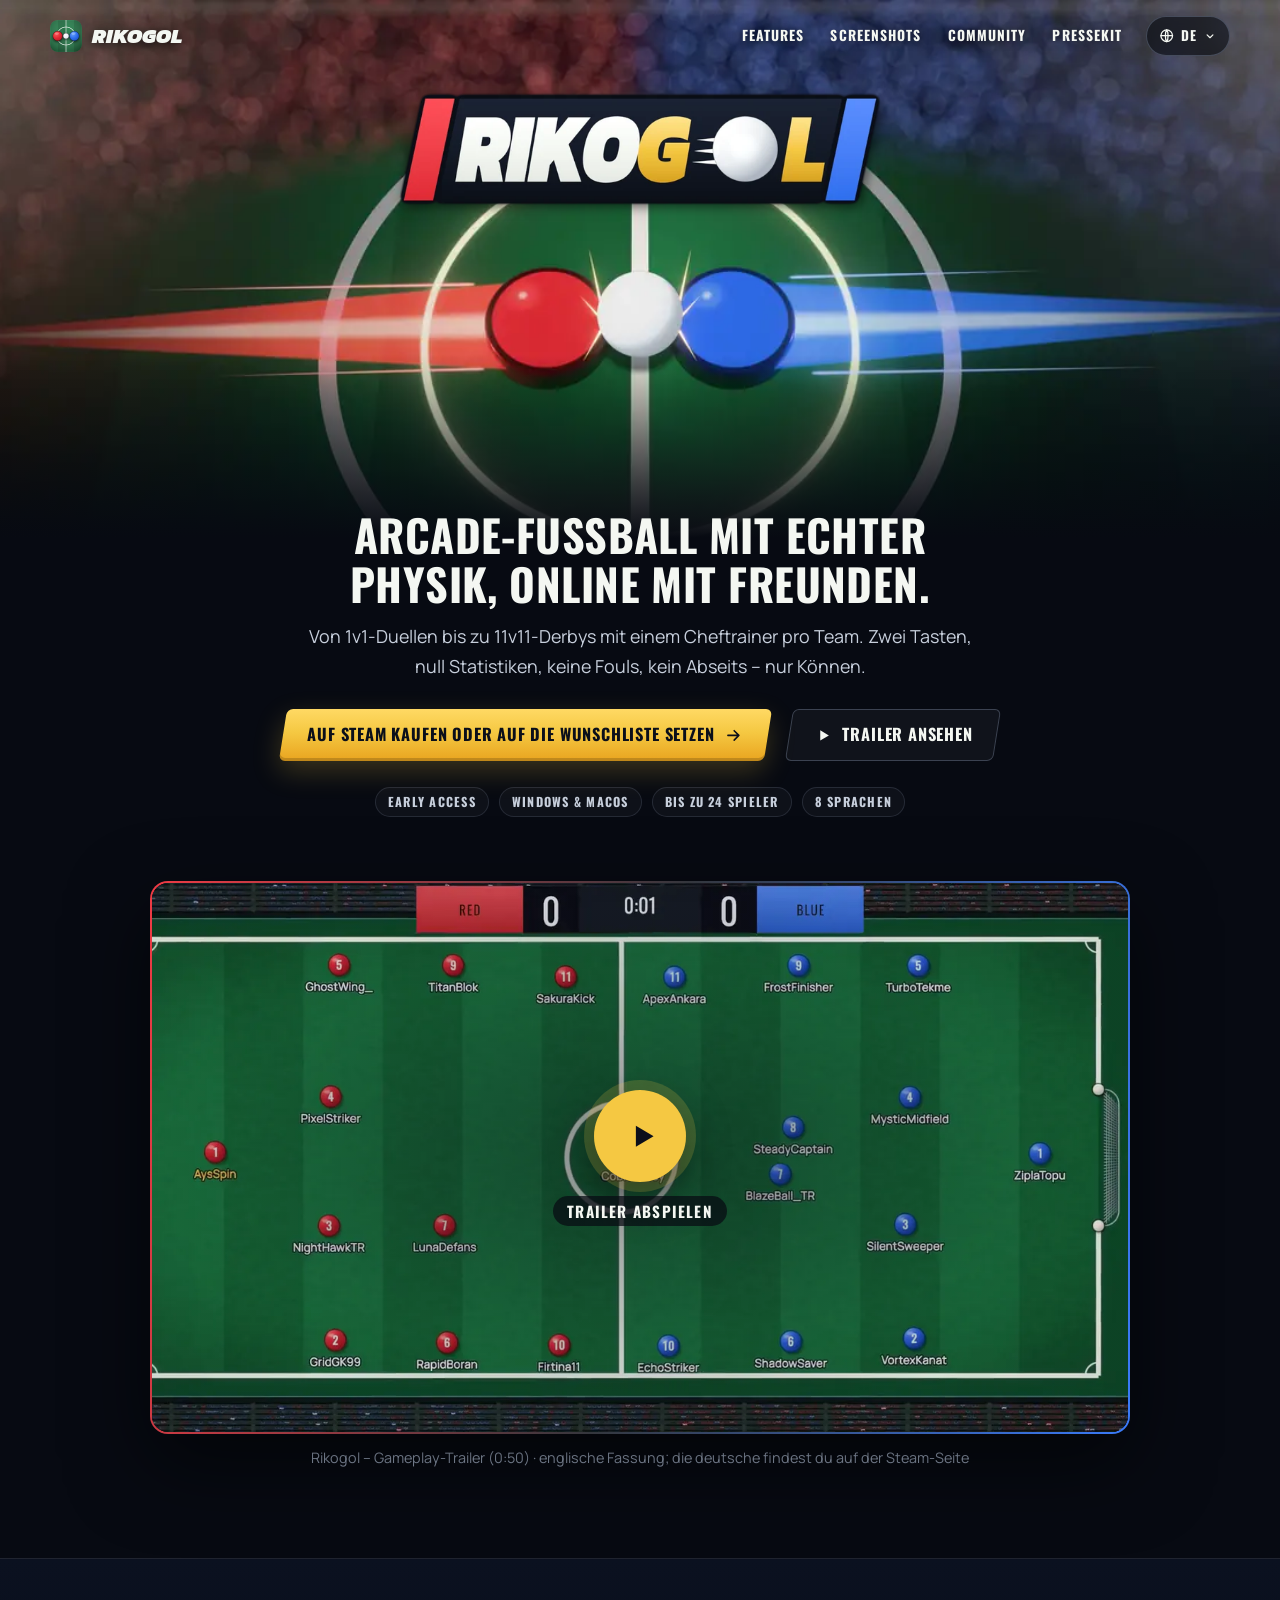
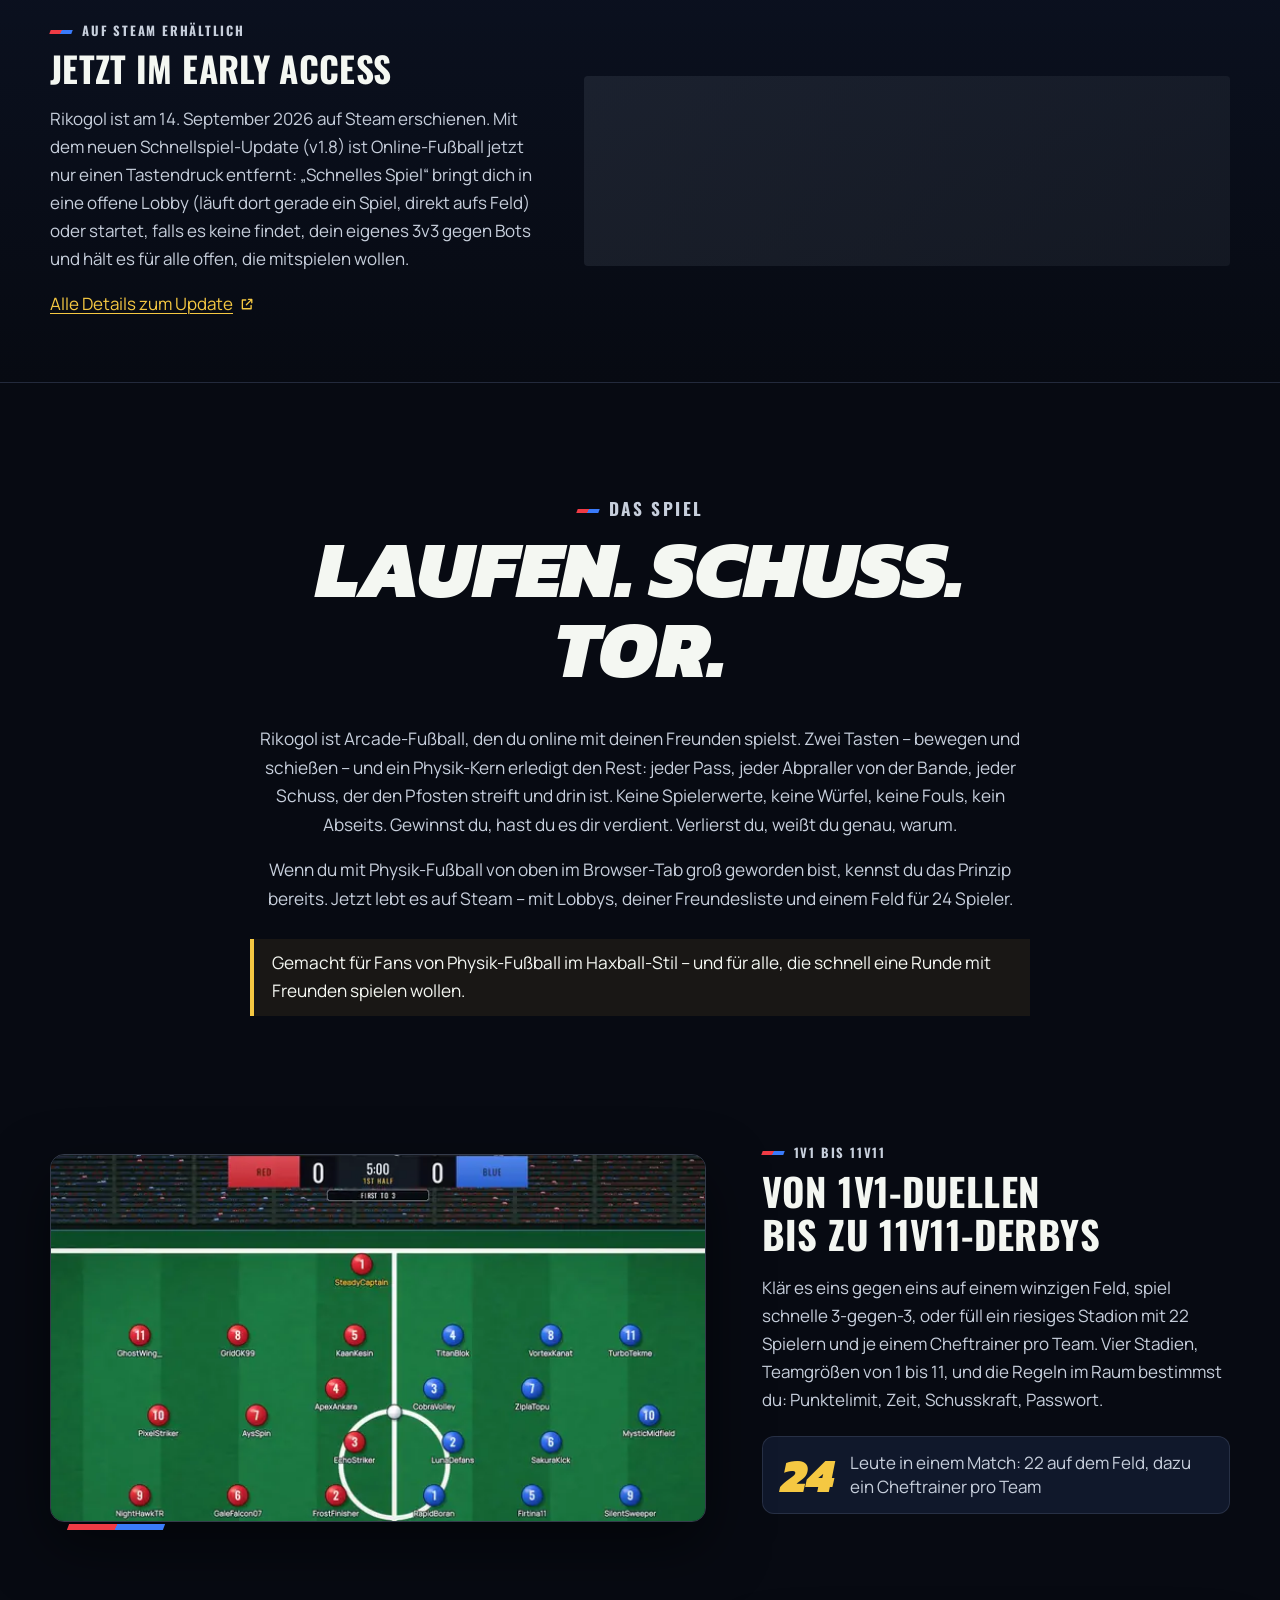
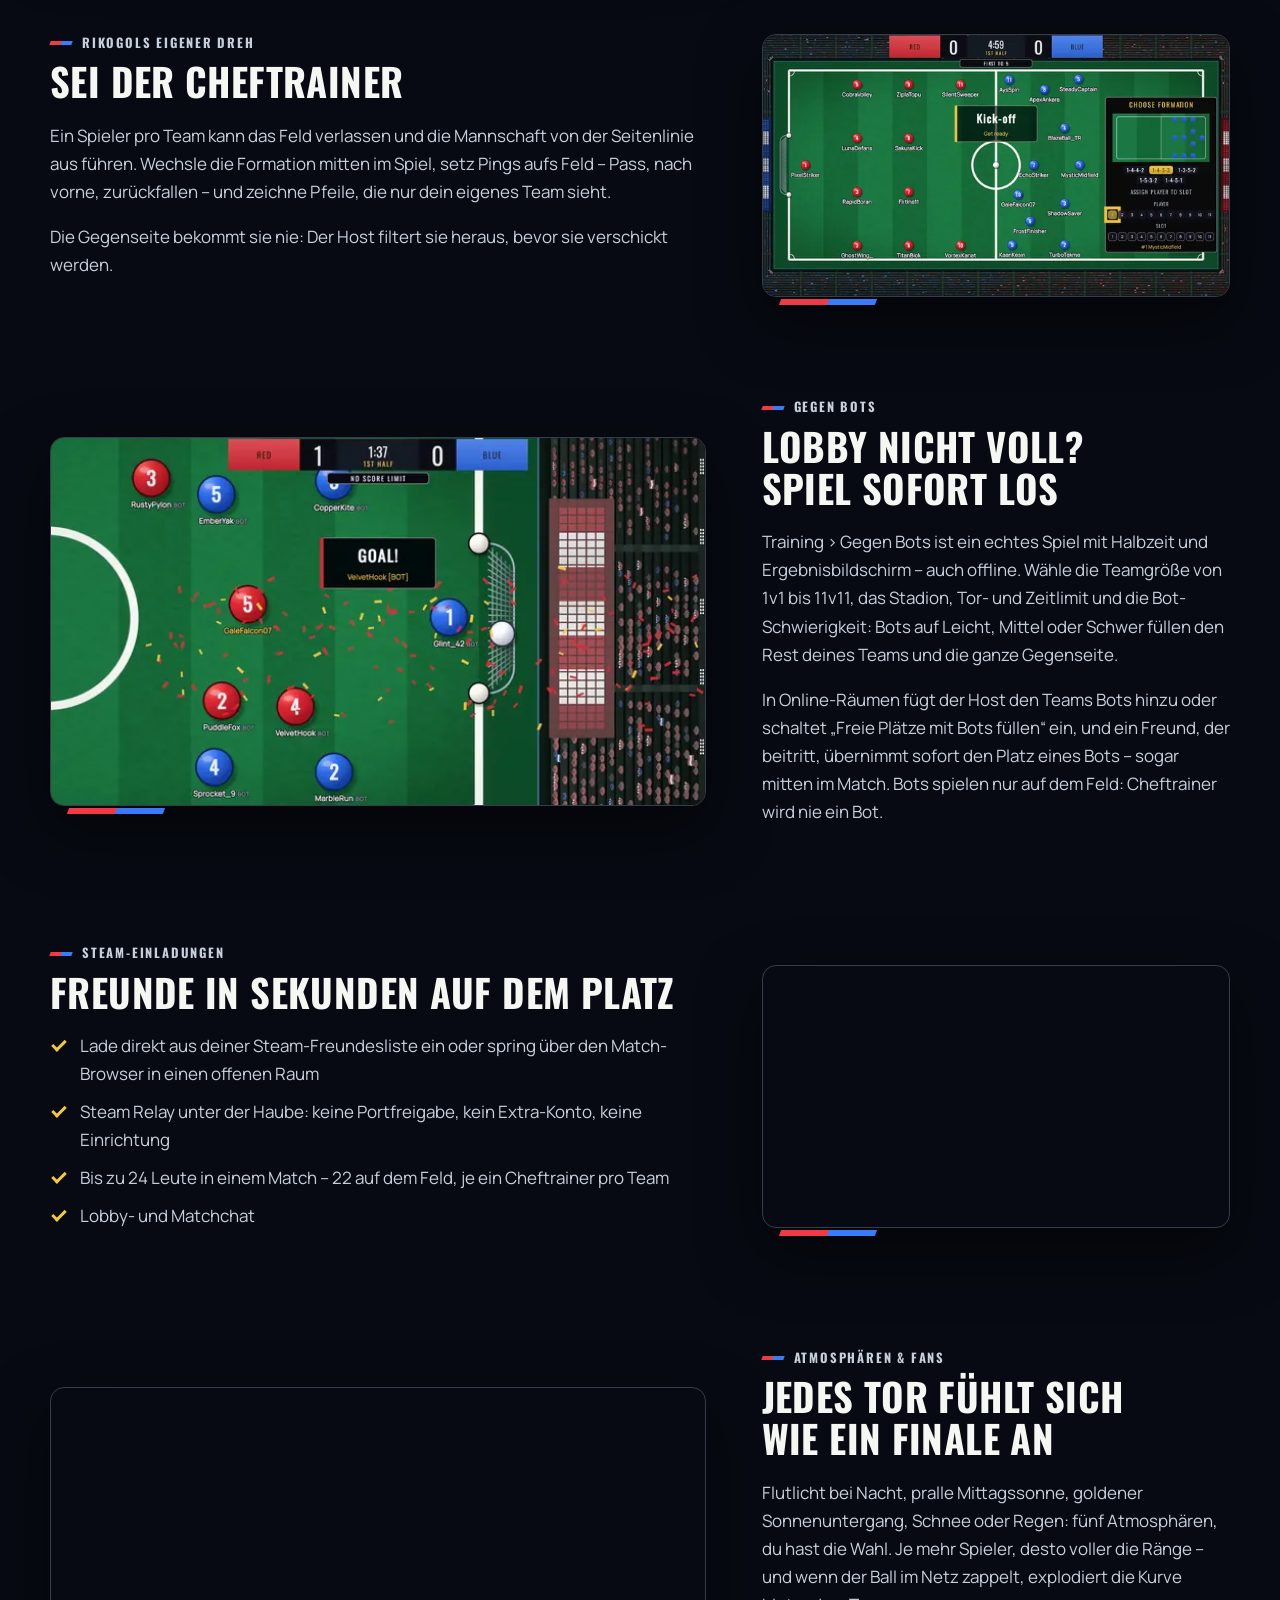
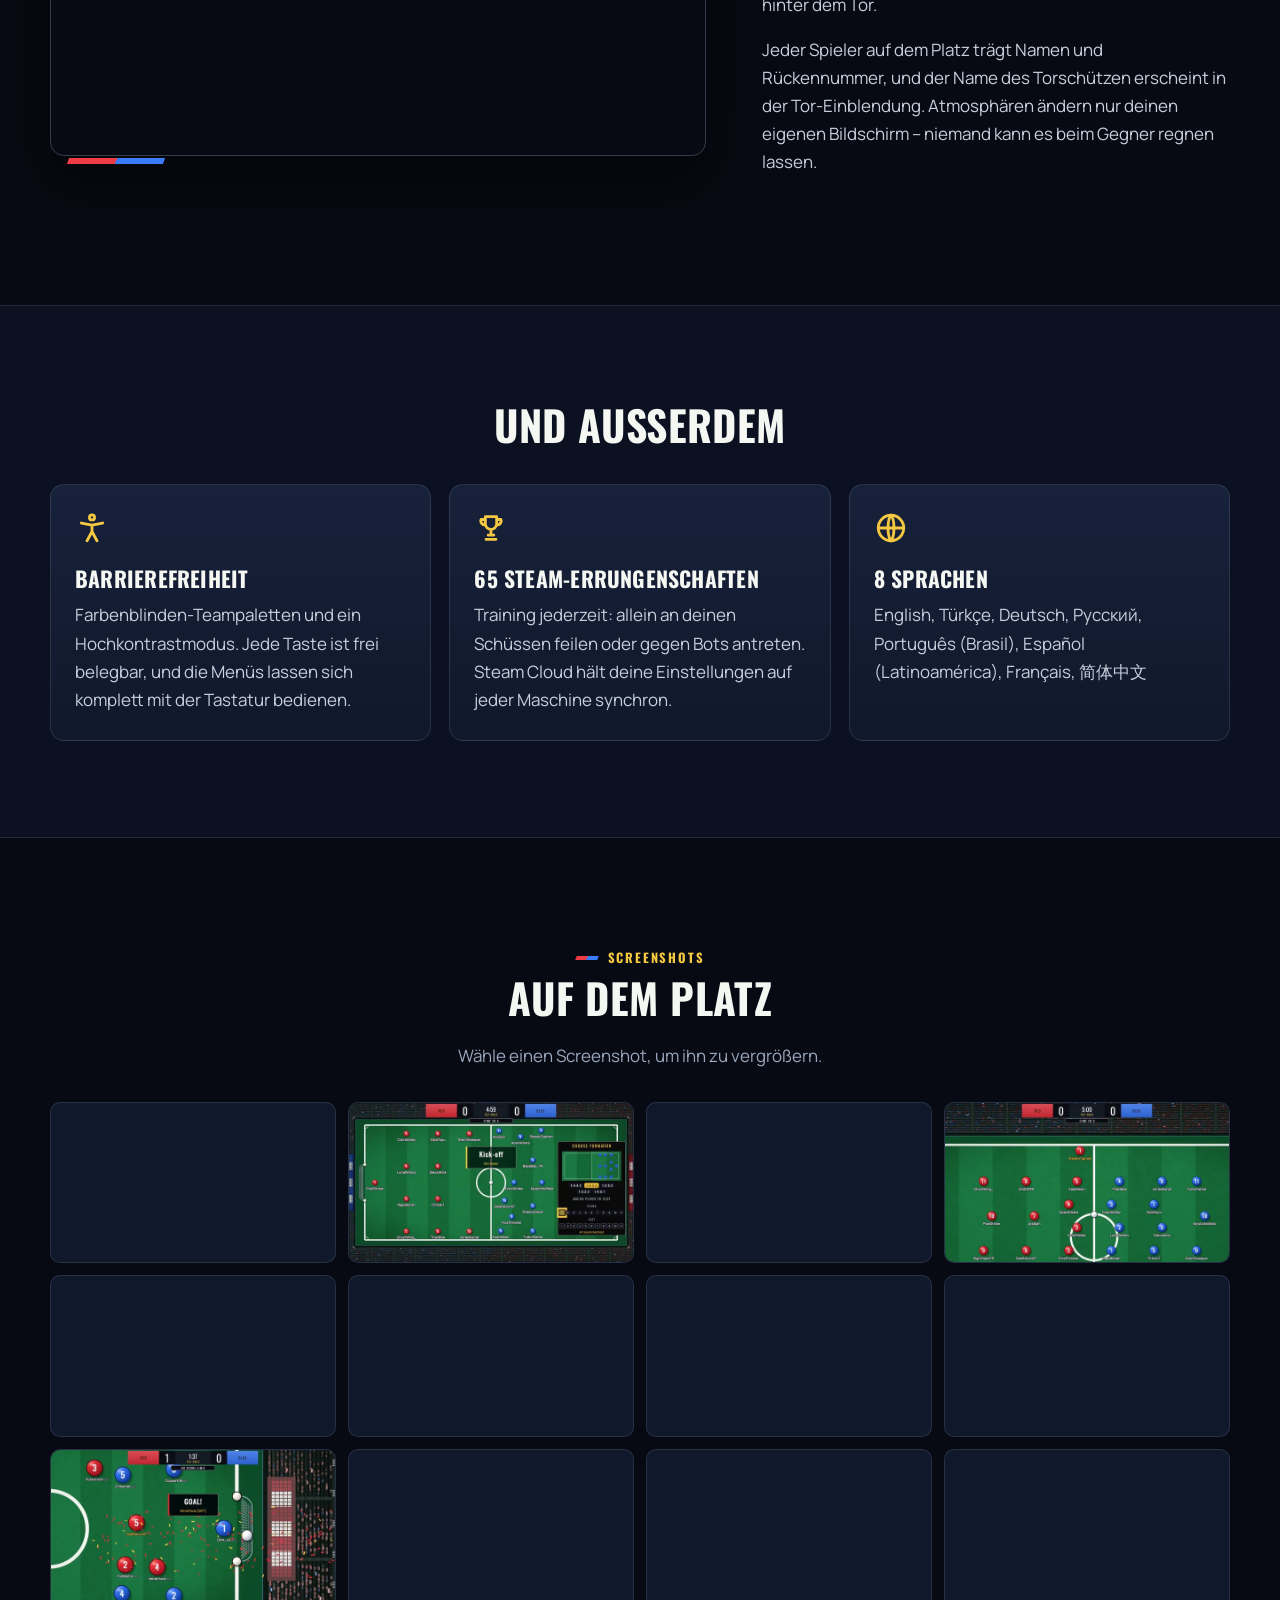
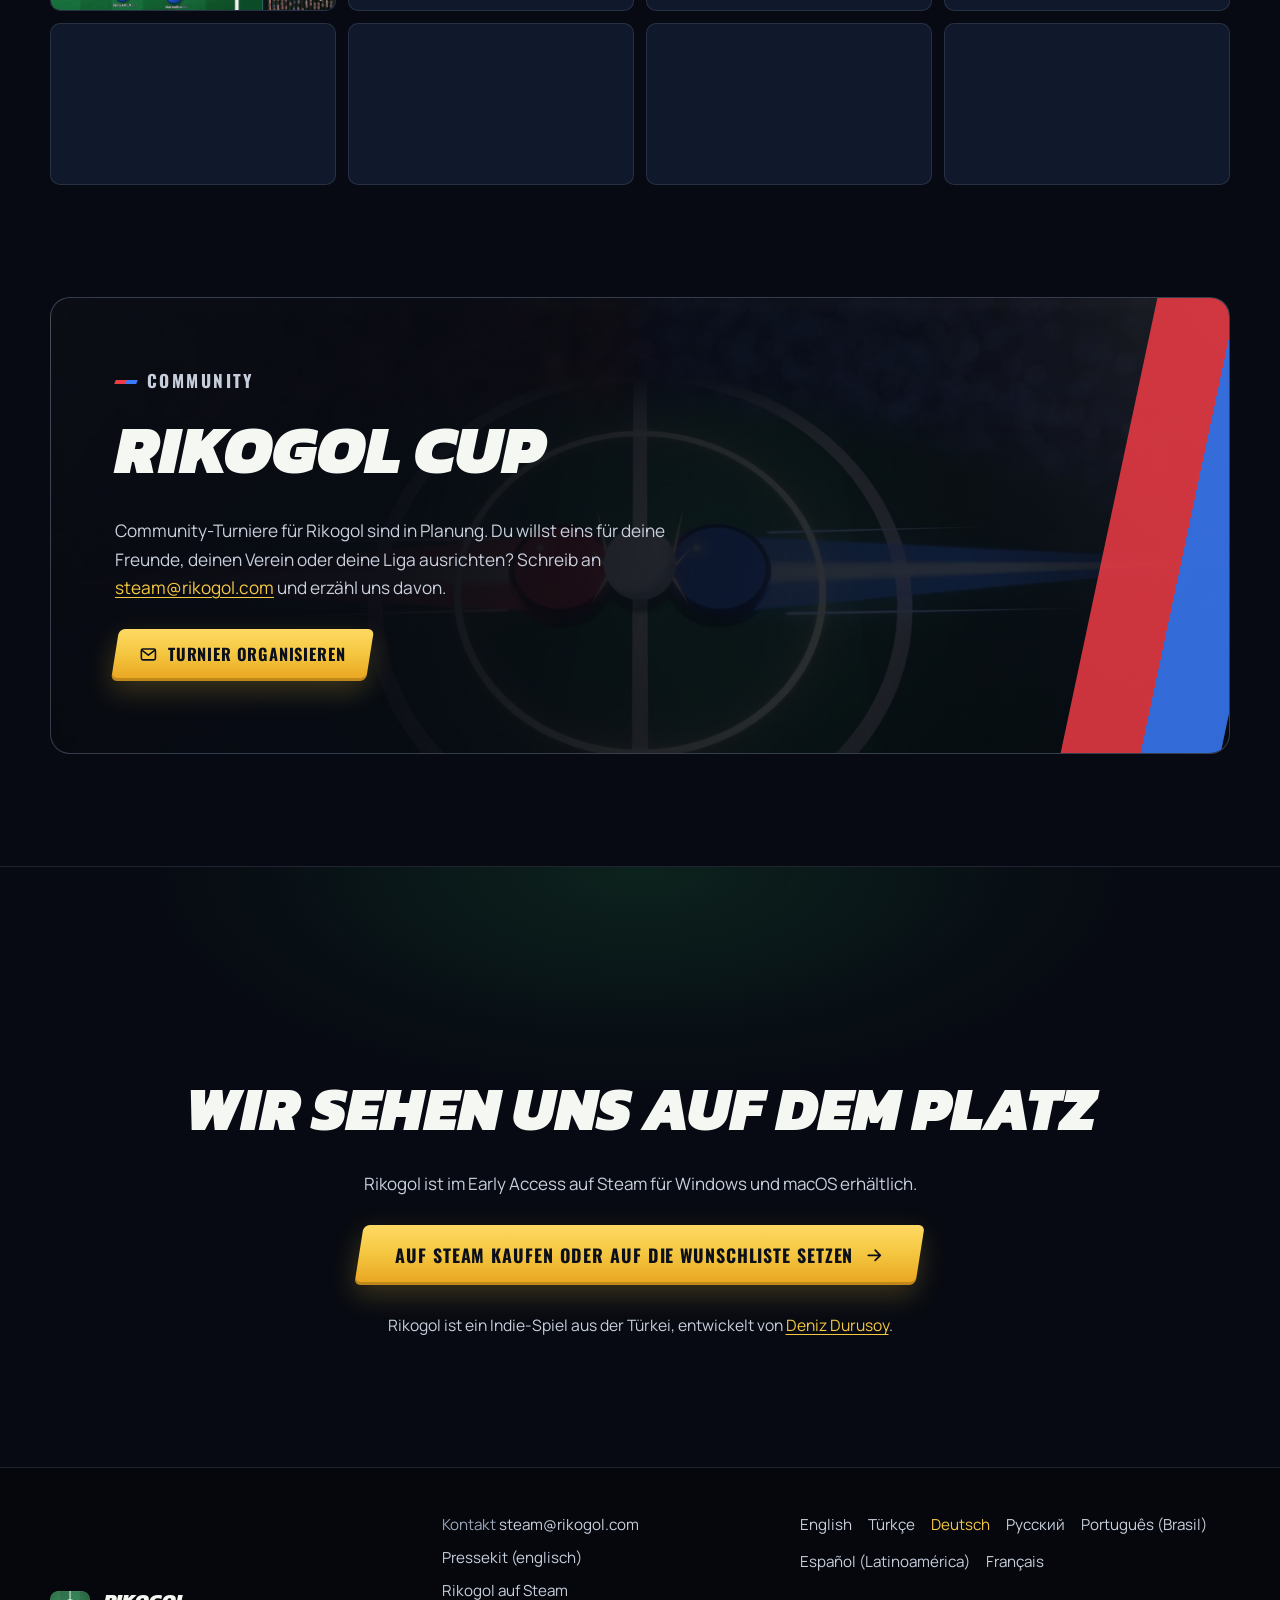
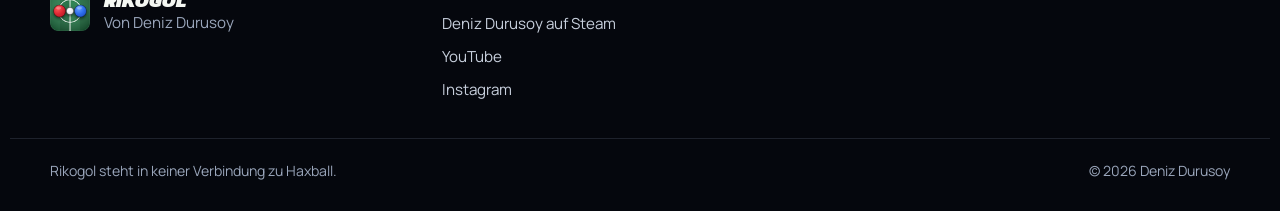
<file: de/index.html>
<!doctype html>
<html lang="de" dir="ltr">
<head>
<meta charset="utf-8">
<meta name="viewport" content="width=device-width, initial-scale=1">
<meta http-equiv="Content-Security-Policy" content="default-src 'self'; img-src 'self' data:; media-src 'self'; font-src 'self'; style-src 'self'; script-src 'self'; frame-src https://store.steampowered.com; connect-src 'self'; object-src 'none'; base-uri 'self'; form-action 'self'">
<title>Rikogol – Arcade-Fußball mit echter Physik, online mit Freunden</title>
<meta name="description" content="Arcade-Fußball mit echter Physik, online mit Freunden: von 1v1-Duellen bis zu 11v11-Derbys mit einem Cheftrainer pro Team. Jetzt im Early Access auf Steam.">
<link rel="canonical" href="https://rikogol.com/de/">
<link rel="alternate" hreflang="en" href="https://rikogol.com/">
<link rel="alternate" hreflang="tr" href="https://rikogol.com/tr/">
<link rel="alternate" hreflang="de" href="https://rikogol.com/de/">
<link rel="alternate" hreflang="ru" href="https://rikogol.com/ru/">
<link rel="alternate" hreflang="pt-BR" href="https://rikogol.com/pt-br/">
<link rel="alternate" hreflang="es-419" href="https://rikogol.com/es/">
<link rel="alternate" hreflang="fr" href="https://rikogol.com/fr/">
<link rel="alternate" hreflang="x-default" href="https://rikogol.com/">
<meta name="theme-color" content="#070a12">
<meta name="color-scheme" content="dark">
<link rel="preload" href="/assets/fonts/oswald-bold.woff2" as="font" type="font/woff2" crossorigin>
<link rel="preload" href="/assets/fonts/manrope-regular.woff2" as="font" type="font/woff2" crossorigin>
<link rel="preload" as="image" href="/assets/img/hero/rikogol-hero-1920.webp" imagesrcset="/assets/img/hero/rikogol-hero-960.webp 960w, /assets/img/hero/rikogol-hero-1440.webp 1440w, /assets/img/hero/rikogol-hero-1920.webp 1920w, /assets/img/hero/rikogol-hero-2560.webp 2560w" imagesizes="100vw" fetchpriority="high">
<link rel="stylesheet" href="/assets/css/site.min.css">
<link rel="icon" href="/favicon.ico" sizes="16x16 32x32 48x48">
<link rel="icon" href="/assets/img/icons/icon-192.png" type="image/png" sizes="192x192">
<link rel="apple-touch-icon" href="/assets/img/icons/apple-touch-icon.png">
<link rel="manifest" href="/site.webmanifest">
<meta property="og:type" content="website">
<meta property="og:site_name" content="Rikogol">
<meta property="og:title" content="Rikogol – Arcade-Fußball mit echter Physik, online mit Freunden">
<meta property="og:description" content="Arcade-Fußball mit echter Physik, online mit Freunden: von 1v1-Duellen bis zu 11v11-Derbys mit einem Cheftrainer pro Team. Jetzt im Early Access auf Steam.">
<meta property="og:url" content="https://rikogol.com/de/">
<meta property="og:locale" content="de_DE">
<meta property="og:locale:alternate" content="en_US">
<meta property="og:locale:alternate" content="tr_TR">
<meta property="og:locale:alternate" content="ru_RU">
<meta property="og:locale:alternate" content="pt_BR">
<meta property="og:locale:alternate" content="es_LA">
<meta property="og:locale:alternate" content="fr_FR">
<meta property="og:image" content="https://rikogol.com/press/files/rikogol-main-capsule.jpg">
<meta property="og:image:type" content="image/jpeg">
<meta property="og:image:width" content="1232">
<meta property="og:image:height" content="706">
<meta property="og:image:alt" content="Rikogol-Key-Art: Eine rote und eine blaue Scheibe treffen am Anstoßpunkt auf den Ball, darüber das Rikogol-Logo.">
<meta name="twitter:card" content="summary_large_image">
<meta name="twitter:title" content="Rikogol – Arcade-Fußball mit echter Physik, online mit Freunden">
<meta name="twitter:description" content="Arcade-Fußball mit echter Physik, online mit Freunden: von 1v1-Duellen bis zu 11v11-Derbys mit einem Cheftrainer pro Team. Jetzt im Early Access auf Steam.">
<meta name="twitter:image" content="https://rikogol.com/press/files/rikogol-main-capsule.jpg">
<meta name="twitter:image:alt" content="Rikogol-Key-Art: Eine rote und eine blaue Scheibe treffen am Anstoßpunkt auf den Ball, darüber das Rikogol-Logo.">
<script type="application/ld+json">{
 "@context": "https://schema.org",
 "@type": "VideoGame",
 "name": "Rikogol",
 "url": "https://rikogol.com/de/",
 "sameAs": [
  "https://store.steampowered.com/app/4492690/Rikogol/",
  "https://www.youtube.com/@rikogolgame",
  "https://www.instagram.com/rikogolgame/"
 ],
 "description": "Arcade-Fußball mit echter Physik, online mit Freunden: von 1v1-Duellen bis zu 11v11-Derbys mit einem Cheftrainer pro Team. Jetzt im Early Access auf Steam.",
 "image": "https://rikogol.com/press/files/rikogol-main-capsule.jpg",
 "gamePlatform": [
  "PC",
  "Mac"
 ],
 "operatingSystem": "Windows, macOS",
 "applicationCategory": "Game",
 "genre": [
  "Sports",
  "Arcade"
 ],
 "playMode": [
  "SinglePlayer",
  "MultiPlayer"
 ],
 "numberOfPlayers": {
  "@type": "QuantitativeValue",
  "minValue": 1,
  "maxValue": 24
 },
 "datePublished": "2026-09-14",
 "inLanguage": [
  "en",
  "tr",
  "de",
  "ru",
  "pt-BR",
  "es-419",
  "fr",
  "zh-CN"
 ],
 "author": {
  "@type": "Person",
  "name": "Deniz Durusoy",
  "url": "https://store.steampowered.com/developer/denizdurusoy"
 },
 "publisher": {
  "@type": "Person",
  "name": "Deniz Durusoy",
  "url": "https://store.steampowered.com/developer/denizdurusoy"
 }
}</script>
<script src="/assets/js/site.js" defer></script>
</head>
<body>
<a class="skip-link" href="#main">Zum Inhalt springen</a>
<header class="site-header">
<div class="wrap header-inner">
<a class="brand" href="/de/"><img src="/assets/img/icons/icon-64.png" width="32" height="32" alt=""><span lang="en">Rikogol</span></a>
<nav class="main-nav" aria-label="Hauptnavigation">
<ul>
<li><a href="#features">Features</a></li>
<li><a href="#screenshots">Screenshots</a></li>
<li><a href="#community">Community</a></li>
<li><a href="/press/">Pressekit</a></li>
</ul>
</nav>
<details class="lang" data-lang-menu>
<summary aria-label="Sprache: Deutsch"><svg class="icon" viewBox="0 0 24 24" width="24" height="24" fill="none" stroke="currentColor" stroke-width="2" stroke-linecap="round" stroke-linejoin="round" aria-hidden="true" focusable="false"><circle cx="12" cy="12" r="9"/><path d="M3 12h18M12 3c2.8 3 2.8 15 0 18M12 3c-2.8 3-2.8 15 0 18"/></svg><span>DE</span><svg class="icon chev" viewBox="0 0 24 24" width="24" height="24" fill="none" stroke="currentColor" stroke-width="2" stroke-linecap="round" stroke-linejoin="round" aria-hidden="true" focusable="false"><path d="M7 10l5 5 5-5"/></svg></summary>
<ul class="lang-list">
<li><a href="/" hreflang="en" lang="en"><span>English</span><span class="lang-code">EN</span></a></li>
<li><a href="/tr/" hreflang="tr" lang="tr"><span>Türkçe</span><span class="lang-code">TR</span></a></li>
<li><a href="/de/" hreflang="de" lang="de" aria-current="page"><span>Deutsch</span><span class="lang-code">DE</span></a></li>
<li><a href="/ru/" hreflang="ru" lang="ru"><span>Русский</span><span class="lang-code">RU</span></a></li>
<li><a href="/pt-br/" hreflang="pt-BR" lang="pt-BR"><span>Português (Brasil)</span><span class="lang-code">PT-BR</span></a></li>
<li><a href="/es/" hreflang="es-419" lang="es-419"><span>Español (Latinoamérica)</span><span class="lang-code">ES</span></a></li>
<li><a href="/fr/" hreflang="fr" lang="fr"><span>Français</span><span class="lang-code">FR</span></a></li>
</ul>
</details>
</div>
</header>
<main id="main">
<section class="hero" aria-labelledby="hero-title">
<div class="hero-art">
<img class="hero-bg" src="/assets/img/hero/rikogol-hero-1920.webp" srcset="/assets/img/hero/rikogol-hero-960.webp 960w, /assets/img/hero/rikogol-hero-1440.webp 1440w, /assets/img/hero/rikogol-hero-1920.webp 1920w, /assets/img/hero/rikogol-hero-2560.webp 2560w" sizes="100vw" width="1920" height="620" alt="" fetchpriority="high">
<h1 class="hero-logo" id="hero-title"><img src="/assets/img/logo/rikogol-logo-1280.webp" srcset="/assets/img/logo/rikogol-logo-480.webp 480w, /assets/img/logo/rikogol-logo-720.webp 720w, /assets/img/logo/rikogol-logo-960.webp 960w, /assets/img/logo/rikogol-logo-1280.webp 1280w" sizes="(min-width: 720px) 600px, 84vw" width="1280" height="362" alt="Rikogol"></h1>
</div>
<div class="wrap hero-text">
<p class="tagline">Arcade-Fußball mit echter Physik, online mit Freunden.</p>
<p class="lede">Von 1v1-Duellen bis zu 11v11-Derbys mit einem Cheftrainer pro Team. Zwei Tasten, null Statistiken, keine Fouls, kein Abseits – nur Können.</p>
<div class="cta-row">
<a class="btn btn-primary" href="https://store.steampowered.com/app/4492690/Rikogol/"><span>Auf <span lang="en">Steam</span> kaufen oder auf die Wunschliste setzen</span><svg class="icon" viewBox="0 0 24 24" width="24" height="24" fill="none" stroke="currentColor" stroke-width="2" stroke-linecap="round" stroke-linejoin="round" aria-hidden="true" focusable="false"><path d="M5 12h14M13 6l6 6-6 6"/></svg></a>
<a class="btn btn-ghost" href="#trailer" data-play-trailer><svg class="icon" viewBox="0 0 24 24" width="24" height="24" fill="none" stroke="currentColor" stroke-width="2" stroke-linecap="round" stroke-linejoin="round" aria-hidden="true" focusable="false"><path d="M8 5.5v13l11-6.5z" fill="currentColor" stroke="none"/></svg><span>Trailer ansehen</span></a>
</div>
<ul class="facts">
<li>Early Access</li>
<li><span lang="en">Windows</span> &amp; <span lang="en">macOS</span></li>
<li>Bis zu 24 Spieler</li>
<li>8 Sprachen</li>
</ul>
</div>
<div class="wrap">
<figure class="trailer" id="trailer">
<div class="video-shell" data-video>
<video controls preload="none" playsinline poster="/assets/video/rikogol-trailer-poster.webp" width="1280" height="720" aria-label="Gameplay-Trailer">
<source src="/assets/video/rikogol-trailer.mp4" type="video/mp4">
<p>Dein Browser kann dieses Video nicht abspielen. <a href="/assets/video/rikogol-trailer.mp4">Trailer herunterladen (MP4)</a></p>
</video>
<button type="button" class="video-play" hidden><span class="video-play-disc"><svg class="icon" viewBox="0 0 24 24" width="24" height="24" fill="none" stroke="currentColor" stroke-width="2" stroke-linecap="round" stroke-linejoin="round" aria-hidden="true" focusable="false"><path d="M8 5.5v13l11-6.5z" fill="currentColor" stroke="none"/></svg></span><span class="video-play-label">Trailer abspielen</span></button>
</div>
<figcaption>Rikogol – Gameplay-Trailer (0:50) · englische Fassung; die deutsche findest du auf der Steam-Seite</figcaption>
</figure>
</div>
</section>

<section class="band" aria-labelledby="band-title">
<div class="wrap band-inner">
<div class="band-text">
<p class="kicker">Auf <span lang="en">Steam</span> erhältlich</p>
<h2 id="band-title">Jetzt im Early Access</h2>
<p>Rikogol ist am 14. September 2026 auf Steam erschienen. Mit dem neuen Schnellspiel-Update (v1.8) ist Online-Fußball jetzt nur einen Tastendruck entfernt: „Schnelles Spiel“ bringt dich in eine offene Lobby (läuft dort gerade ein Spiel, direkt aufs Feld) oder startet, falls es keine findet, dein eigenes 3v3 gegen Bots und hält es für alle offen, die mitspielen wollen.</p>
<p><a class="text-link" href="https://steamcommunity.com/games/4492690/announcements/detail/687519061335082796?l=german">Alle Details zum Update<svg class="icon icon-sm" viewBox="0 0 24 24" width="24" height="24" fill="none" stroke="currentColor" stroke-width="2" stroke-linecap="round" stroke-linejoin="round" aria-hidden="true" focusable="false"><path d="M14 5h5v5M19 5l-8 8M18 14v5H5V6h5"/></svg></a></p>
</div>
<div class="widget-shell" data-widget-src="https://store.steampowered.com/widget/4492690/?l=german" data-widget-title="Rikogol auf Steam">
<noscript><iframe src="https://store.steampowered.com/widget/4492690/?l=german" title="Rikogol auf Steam" width="646" height="190" loading="lazy"></iframe></noscript>
</div>
</div>
</section>

<section class="pitch" aria-labelledby="pitch-title">
<div class="wrap pitch-inner">
<p class="kicker">Das Spiel</p>
<h2 id="pitch-title" class="display">Laufen. Schuss. Tor.</h2>
<p>Rikogol ist Arcade-Fußball, den du online mit deinen Freunden spielst. Zwei Tasten – bewegen und schießen – und ein Physik-Kern erledigt den Rest: jeder Pass, jeder Abpraller von der Bande, jeder Schuss, der den Pfosten streift und drin ist. Keine Spielerwerte, keine Würfel, keine Fouls, kein Abseits. Gewinnst du, hast du es dir verdient. Verlierst du, weißt du genau, warum.</p><p>Wenn du mit Physik-Fußball von oben im Browser-Tab groß geworden bist, kennst du das Prinzip bereits. Jetzt lebt es auf Steam – mit Lobbys, deiner Freundesliste und einem Feld für 24 Spieler.</p>
<p class="fans">Gemacht für Fans von Physik-Fußball im Haxball-Stil – und für alle, die schnell eine Runde mit Freunden spielen wollen.</p>
</div>
</section>

<div class="features wrap" id="features">
<section class="feature " id="match-sizes" aria-labelledby="match-sizes-title">
<div class="feature-media">
<img src="/assets/img/screens/rikogol-screenshot-07-1280.webp" srcset="/assets/img/screens/rikogol-screenshot-07-640.webp 640w, /assets/img/screens/rikogol-screenshot-07-960.webp 960w, /assets/img/screens/rikogol-screenshot-07-1280.webp 1280w" sizes="(min-width: 960px) 620px, 92vw" width="1280" height="720" loading="lazy" decoding="async" alt="Beide Teams zum 11v11-Anstoß aufgestellt, die Ränge voller roter und blauer Fans.">
</div>
<div class="feature-text">
<p class="kicker">1v1 bis 11v11</p>
<h2 id="match-sizes-title">Von 1v1-Duellen bis zu 11v11-Derbys</h2>
<p>Klär es eins gegen eins auf einem winzigen Feld, spiel schnelle 3-gegen-3, oder füll ein riesiges Stadion mit 22 Spielern und je einem Cheftrainer pro Team. Vier Stadien, Teamgrößen von 1 bis 11, und die Regeln im Raum bestimmst du: Punktelimit, Zeit, Schusskraft, Passwort.</p>
<p class="stat"><span class="stat-num">24</span><span class="stat-text">Leute in einem Match: 22 auf dem Feld, dazu ein Cheftrainer pro Team</span></p>
</div>
</section>
<section class="feature feature-flip" id="head-coach" aria-labelledby="head-coach-title">
<div class="feature-media">
<img src="/assets/img/screens/rikogol-screenshot-02-1280.webp" srcset="/assets/img/screens/rikogol-screenshot-02-640.webp 640w, /assets/img/screens/rikogol-screenshot-02-960.webp 960w, /assets/img/screens/rikogol-screenshot-02-1280.webp 1280w" sizes="(min-width: 960px) 620px, 92vw" width="1280" height="720" loading="lazy" decoding="async" alt="Anstoß in einem 11v11-Match, während ein Cheftrainer auf der Tafel „Aufstellung wählen“ die Formation festlegt.">
</div>
<div class="feature-text">
<p class="kicker">Rikogols eigener Dreh</p>
<h2 id="head-coach-title">Sei der Cheftrainer</h2>
<p>Ein Spieler pro Team kann das Feld verlassen und die Mannschaft von der Seitenlinie aus führen. Wechsle die Formation mitten im Spiel, setz Pings aufs Feld – Pass, nach vorne, zurückfallen – und zeichne Pfeile, die nur dein eigenes Team sieht.</p>
<p>Die Gegenseite bekommt sie nie: Der Host filtert sie heraus, bevor sie verschickt werden.</p>
</div>
</section>
<section class="feature " id="bots" aria-labelledby="bots-title">
<div class="feature-media">
<img src="/assets/img/screens/rikogol-screenshot-05-1280.webp" srcset="/assets/img/screens/rikogol-screenshot-05-640.webp 640w, /assets/img/screens/rikogol-screenshot-05-960.webp 960w, /assets/img/screens/rikogol-screenshot-05-1280.webp 1280w" sizes="(min-width: 960px) 620px, 92vw" width="1280" height="720" loading="lazy" decoding="async" alt="Ein Bot trifft: Das TOR!-Banner nennt seinen Namen, rund ums Netz fliegt Konfetti.">
</div>
<div class="feature-text">
<p class="kicker">Gegen Bots</p>
<h2 id="bots-title">Lobby nicht voll? Spiel sofort los</h2>
<p>Training › Gegen Bots ist ein echtes Spiel mit Halbzeit und Ergebnisbildschirm – auch offline. Wähle die Teamgröße von 1v1 bis 11v11, das Stadion, Tor- und Zeitlimit und die Bot-Schwierigkeit: Bots auf Leicht, Mittel oder Schwer füllen den Rest deines Teams und die ganze Gegenseite.</p>
<p>In Online-Räumen fügt der Host den Teams Bots hinzu oder schaltet „Freie Plätze mit Bots füllen“ ein, und ein Freund, der beitritt, übernimmt sofort den Platz eines Bots – sogar mitten im Match. Bots spielen nur auf dem Feld: Cheftrainer wird nie ein Bot.</p>
</div>
</section>
<section class="feature feature-flip" id="invites" aria-labelledby="invites-title">
<div class="feature-media">
<img src="/assets/img/screens/rikogol-screenshot-03-1280.webp" srcset="/assets/img/screens/rikogol-screenshot-03-640.webp 640w, /assets/img/screens/rikogol-screenshot-03-960.webp 960w, /assets/img/screens/rikogol-screenshot-03-1280.webp 1280w" sizes="(min-width: 960px) 620px, 92vw" width="1280" height="720" loading="lazy" decoding="async" alt="Die Lobby: zwei komplette Teams mit je elf Spielern und die Host-Einstellungen für Stadion, Teamgröße, Tor- und Zeitlimit, Schussstärke, Cheftrainer-Modus und Passwort.">
</div>
<div class="feature-text">
<p class="kicker"><span lang="en">Steam</span>-Einladungen</p>
<h2 id="invites-title">Freunde in Sekunden auf dem Platz</h2>
<ul class="ticks">
<li>Lade direkt aus deiner Steam-Freundesliste ein oder spring über den Match-Browser in einen offenen Raum</li>
<li>Steam Relay unter der Haube: keine Portfreigabe, kein Extra-Konto, keine Einrichtung</li>
<li>Bis zu 24 Leute in einem Match – 22 auf dem Feld, je ein Cheftrainer pro Team</li>
<li>Lobby- und Matchchat</li>
</ul>
</div>
</section>
<section class="feature " id="atmospheres" aria-labelledby="atmospheres-title">
<div class="feature-media">
<img src="/assets/img/screens/rikogol-screenshot-10-1280.webp" srcset="/assets/img/screens/rikogol-screenshot-10-640.webp 640w, /assets/img/screens/rikogol-screenshot-10-960.webp 960w, /assets/img/screens/rikogol-screenshot-10-1280.webp 1280w" sizes="(min-width: 960px) 620px, 92vw" width="1280" height="720" loading="lazy" decoding="async" alt="Ein Match im Regen: Tropfen spritzen neben einer vollen Tribüne übers Feld.">
</div>
<div class="feature-text">
<p class="kicker">Atmosphären &amp; Fans</p>
<h2 id="atmospheres-title">Jedes Tor fühlt sich wie ein Finale an</h2>
<p>Flutlicht bei Nacht, pralle Mittagssonne, goldener Sonnenuntergang, Schnee oder Regen: fünf Atmosphären, du hast die Wahl. Je mehr Spieler, desto voller die Ränge – und wenn der Ball im Netz zappelt, explodiert die Kurve hinter dem Tor.</p>
<p>Jeder Spieler auf dem Platz trägt Namen und Rückennummer, und der Name des Torschützen erscheint in der Tor-Einblendung. Atmosphären ändern nur deinen eigenen Bildschirm – niemand kann es beim Gegner regnen lassen.</p>
</div>
</section>
</div>

<section class="extras-section" aria-labelledby="extras-title">
<div class="wrap">
<h2 id="extras-title" class="section-title">Und außerdem</h2>
<ul class="extras">
<li class="extra"><svg class="extra-icon" viewBox="0 0 24 24" width="24" height="24" fill="none" stroke="currentColor" stroke-width="2" stroke-linecap="round" stroke-linejoin="round" aria-hidden="true" focusable="false"><circle cx="12" cy="4.5" r="1.8"/><path d="M4.5 8.5 12 10l7.5-1.5M12 10v4.5M8.5 21l3.5-6.5 3.5 6.5"/></svg><h3>Barrierefreiheit</h3><p>Farbenblinden-Teampaletten und ein Hochkontrastmodus. Jede Taste ist frei belegbar, und die Menüs lassen sich komplett mit der Tastatur bedienen.</p></li>
<li class="extra"><svg class="extra-icon" viewBox="0 0 24 24" width="24" height="24" fill="none" stroke="currentColor" stroke-width="2" stroke-linecap="round" stroke-linejoin="round" aria-hidden="true" focusable="false"><path d="M8 4h8v5a4 4 0 0 1-8 0zM8 6H5a3 3 0 0 0 3 4M16 6h3a3 3 0 0 1-3 4M12 13v4M8.5 20h7M10 17h4"/></svg><h3>65 <span lang="en">Steam</span>-Errungenschaften</h3><p>Training jederzeit: allein an deinen Schüssen feilen oder gegen Bots antreten. Steam Cloud hält deine Einstellungen auf jeder Maschine synchron.</p></li>
<li class="extra"><svg class="extra-icon" viewBox="0 0 24 24" width="24" height="24" fill="none" stroke="currentColor" stroke-width="2" stroke-linecap="round" stroke-linejoin="round" aria-hidden="true" focusable="false"><circle cx="12" cy="12" r="9"/><path d="M3 12h18M12 3c2.8 3 2.8 15 0 18M12 3c-2.8 3-2.8 15 0 18"/></svg><h3>8 Sprachen</h3><p><span lang="en">English</span>, <span lang="tr">Türkçe</span>, <span lang="de">Deutsch</span>, <span lang="ru">Русский</span>, <span lang="pt-BR">Português (Brasil)</span>, <span lang="es-419">Español (Latinoamérica)</span>, <span lang="fr">Français</span>, <span lang="zh-CN">简体中文</span></p></li>
</ul>
</div>
</section>

<section class="gallery-section" id="screenshots" aria-labelledby="gallery-title">
<div class="wrap">
<div class="section-head">
<p class="kicker">Screenshots</p>
<h2 id="gallery-title" class="section-title">Auf dem Platz</h2>
<p class="hint">Wähle einen Screenshot, um ihn zu vergrößern.</p>
</div>
<ul class="gallery" data-gallery>
<li><a class="shot" href="/press/files/rikogol-screenshot-01.jpg" data-large="/assets/img/screens/rikogol-screenshot-01-1280.webp"><img src="/assets/img/screens/rikogol-screenshot-01-640.webp" srcset="/assets/img/screens/rikogol-screenshot-01-640.webp 640w, /assets/img/screens/rikogol-screenshot-01-1280.webp 1280w" sizes="(min-width: 1180px) 276px, (min-width: 720px) 23vw, 46vw" width="640" height="360" loading="lazy" decoding="async" alt="Tor! Das TOR!-Banner zeigt den Namen des Torschützen, während vor einer vollen Tribüne Konfetti fällt."></a></li>
<li><a class="shot" href="/press/files/rikogol-screenshot-02.jpg" data-large="/assets/img/screens/rikogol-screenshot-02-1280.webp"><img src="/assets/img/screens/rikogol-screenshot-02-640.webp" srcset="/assets/img/screens/rikogol-screenshot-02-640.webp 640w, /assets/img/screens/rikogol-screenshot-02-1280.webp 1280w" sizes="(min-width: 1180px) 276px, (min-width: 720px) 23vw, 46vw" width="640" height="360" loading="lazy" decoding="async" alt="Anstoß in einem 11v11-Match, während ein Cheftrainer auf der Tafel „Aufstellung wählen“ die Formation festlegt."></a></li>
<li><a class="shot" href="/press/files/rikogol-screenshot-12.jpg" data-large="/assets/img/screens/rikogol-screenshot-12-1280.webp"><img src="/assets/img/screens/rikogol-screenshot-12-640.webp" srcset="/assets/img/screens/rikogol-screenshot-12-640.webp 640w, /assets/img/screens/rikogol-screenshot-12-1280.webp 1280w" sizes="(min-width: 1180px) 276px, (min-width: 720px) 23vw, 46vw" width="640" height="360" loading="lazy" decoding="async" alt="Ein Ping des Cheftrainers und ein Passpfeil auf dem Feld in einem vollen Match."></a></li>
<li><a class="shot" href="/press/files/rikogol-screenshot-07.jpg" data-large="/assets/img/screens/rikogol-screenshot-07-1280.webp"><img src="/assets/img/screens/rikogol-screenshot-07-640.webp" srcset="/assets/img/screens/rikogol-screenshot-07-640.webp 640w, /assets/img/screens/rikogol-screenshot-07-1280.webp 1280w" sizes="(min-width: 1180px) 276px, (min-width: 720px) 23vw, 46vw" width="640" height="360" loading="lazy" decoding="async" alt="Beide Teams zum 11v11-Anstoß aufgestellt, die Ränge voller roter und blauer Fans."></a></li>
<li><a class="shot" href="/press/files/rikogol-screenshot-10.jpg" data-large="/assets/img/screens/rikogol-screenshot-10-1280.webp"><img src="/assets/img/screens/rikogol-screenshot-10-640.webp" srcset="/assets/img/screens/rikogol-screenshot-10-640.webp 640w, /assets/img/screens/rikogol-screenshot-10-1280.webp 1280w" sizes="(min-width: 1180px) 276px, (min-width: 720px) 23vw, 46vw" width="640" height="360" loading="lazy" decoding="async" alt="Ein Match im Regen: Tropfen spritzen neben einer vollen Tribüne übers Feld."></a></li>
<li><a class="shot" href="/press/files/rikogol-screenshot-06.jpg" data-large="/assets/img/screens/rikogol-screenshot-06-1280.webp"><img src="/assets/img/screens/rikogol-screenshot-06-640.webp" srcset="/assets/img/screens/rikogol-screenshot-06-640.webp 640w, /assets/img/screens/rikogol-screenshot-06-1280.webp 1280w" sizes="(min-width: 1180px) 276px, (min-width: 720px) 23vw, 46vw" width="640" height="360" loading="lazy" decoding="async" alt="Ein Eins-gegen-eins-Duell im Schnee."></a></li>
<li><a class="shot" href="/press/files/rikogol-screenshot-11.jpg" data-large="/assets/img/screens/rikogol-screenshot-11-1280.webp"><img src="/assets/img/screens/rikogol-screenshot-11-640.webp" srcset="/assets/img/screens/rikogol-screenshot-11-640.webp 640w, /assets/img/screens/rikogol-screenshot-11-1280.webp 1280w" sizes="(min-width: 1180px) 276px, (min-width: 720px) 23vw, 46vw" width="640" height="360" loading="lazy" decoding="async" alt="Ein Match im goldenen Sonnenuntergang, ein Spieler dribbelt aufs Tor zu."></a></li>
<li><a class="shot" href="/press/files/rikogol-screenshot-09.jpg" data-large="/assets/img/screens/rikogol-screenshot-09-1280.webp"><img src="/assets/img/screens/rikogol-screenshot-09-640.webp" srcset="/assets/img/screens/rikogol-screenshot-09-640.webp 640w, /assets/img/screens/rikogol-screenshot-09-1280.webp 1280w" sizes="(min-width: 1180px) 276px, (min-width: 720px) 23vw, 46vw" width="640" height="360" loading="lazy" decoding="async" alt="Ein Spiel bei Tag nahe der Mittellinie, vor Rängen voller roter und blauer Fans."></a></li>
<li><a class="shot" href="/press/files/rikogol-screenshot-05.jpg" data-large="/assets/img/screens/rikogol-screenshot-05-1280.webp"><img src="/assets/img/screens/rikogol-screenshot-05-640.webp" srcset="/assets/img/screens/rikogol-screenshot-05-640.webp 640w, /assets/img/screens/rikogol-screenshot-05-1280.webp 1280w" sizes="(min-width: 1180px) 276px, (min-width: 720px) 23vw, 46vw" width="640" height="360" loading="lazy" decoding="async" alt="Ein Bot trifft: Das TOR!-Banner nennt seinen Namen, rund ums Netz fliegt Konfetti."></a></li>
<li><a class="shot" href="/press/files/rikogol-screenshot-04.jpg" data-large="/assets/img/screens/rikogol-screenshot-04-1280.webp"><img src="/assets/img/screens/rikogol-screenshot-04-640.webp" srcset="/assets/img/screens/rikogol-screenshot-04-640.webp 640w, /assets/img/screens/rikogol-screenshot-04-1280.webp 1280w" sizes="(min-width: 1180px) 276px, (min-width: 720px) 23vw, 46vw" width="640" height="360" loading="lazy" decoding="async" alt="Bots, jeweils mit BOT neben dem Namen markiert, rücken in der zweiten Halbzeit aufs Tor vor."></a></li>
<li><a class="shot" href="/press/files/rikogol-screenshot-14.jpg" data-large="/assets/img/screens/rikogol-screenshot-14-1280.webp"><img src="/assets/img/screens/rikogol-screenshot-14-640.webp" srcset="/assets/img/screens/rikogol-screenshot-14-640.webp 640w, /assets/img/screens/rikogol-screenshot-14-1280.webp 1280w" sizes="(min-width: 1180px) 276px, (min-width: 720px) 23vw, 46vw" width="640" height="360" loading="lazy" decoding="async" alt="Das Banner zur zweiten Halbzeit beim Wiederanpfiff eines 11v11-Matches im Regen."></a></li>
<li><a class="shot" href="/press/files/rikogol-screenshot-15.jpg" data-large="/assets/img/screens/rikogol-screenshot-15-1280.webp"><img src="/assets/img/screens/rikogol-screenshot-15-640.webp" srcset="/assets/img/screens/rikogol-screenshot-15-640.webp 640w, /assets/img/screens/rikogol-screenshot-15-1280.webp 1280w" sizes="(min-width: 1180px) 276px, (min-width: 720px) 23vw, 46vw" width="640" height="360" loading="lazy" decoding="async" alt="Abpfiff: Das Ergebnis-Banner verkündet den Sieger, darunter der Button „Zurück zur Lobby“."></a></li>
<li><a class="shot" href="/press/files/rikogol-screenshot-03.jpg" data-large="/assets/img/screens/rikogol-screenshot-03-1280.webp"><img src="/assets/img/screens/rikogol-screenshot-03-640.webp" srcset="/assets/img/screens/rikogol-screenshot-03-640.webp 640w, /assets/img/screens/rikogol-screenshot-03-1280.webp 1280w" sizes="(min-width: 1180px) 276px, (min-width: 720px) 23vw, 46vw" width="640" height="360" loading="lazy" decoding="async" alt="Die Lobby: zwei komplette Teams mit je elf Spielern und die Host-Einstellungen für Stadion, Teamgröße, Tor- und Zeitlimit, Schussstärke, Cheftrainer-Modus und Passwort."></a></li>
<li><a class="shot" href="/press/files/rikogol-screenshot-13.jpg" data-large="/assets/img/screens/rikogol-screenshot-13-1280.webp"><img src="/assets/img/screens/rikogol-screenshot-13-640.webp" srcset="/assets/img/screens/rikogol-screenshot-13-640.webp 640w, /assets/img/screens/rikogol-screenshot-13-1280.webp 1280w" sizes="(min-width: 1180px) 276px, (min-width: 720px) 23vw, 46vw" width="640" height="360" loading="lazy" decoding="async" alt="Der Match-Browser „Offene Spiele“ zeigt Räume mit Stadion, Teamgröße, Torlimit und Zeit."></a></li>
<li><a class="shot" href="/press/files/rikogol-screenshot-08.jpg" data-large="/assets/img/screens/rikogol-screenshot-08-1280.webp"><img src="/assets/img/screens/rikogol-screenshot-08-640.webp" srcset="/assets/img/screens/rikogol-screenshot-08-640.webp 640w, /assets/img/screens/rikogol-screenshot-08-1280.webp 1280w" sizes="(min-width: 1180px) 276px, (min-width: 720px) 23vw, 46vw" width="640" height="360" loading="lazy" decoding="async" alt="Ein 3-gegen-3 rund um den Mittelkreis bei Tageslicht."></a></li>
<li><a class="shot" href="/press/files/rikogol-screenshot-16.jpg" data-large="/assets/img/screens/rikogol-screenshot-16-1280.webp"><img src="/assets/img/screens/rikogol-screenshot-16-640.webp" srcset="/assets/img/screens/rikogol-screenshot-16-640.webp 640w, /assets/img/screens/rikogol-screenshot-16-1280.webp 1280w" sizes="(min-width: 1180px) 276px, (min-width: 720px) 23vw, 46vw" width="640" height="360" loading="lazy" decoding="async" alt="Das Hauptmenü mit Training, Online und Einstellungen vor einem laufenden Spiel."></a></li>
</ul>
</div>
</section>

<section class="community" id="community" aria-labelledby="community-title">
<div class="wrap">
<div class="community-card">
<p class="kicker">Community</p>
<h2 id="community-title" class="display"><span lang="en">Rikogol</span> Cup</h2>
<p>Community-Turniere für Rikogol sind in Planung. Du willst eins für deine Freunde, deinen Verein oder deine Liga ausrichten? Schreib an <a href="mailto:steam@rikogol.com?subject=Rikogol%20Cup">steam@rikogol.com</a> und erzähl uns davon.</p>
<a class="btn btn-primary" href="mailto:steam@rikogol.com?subject=Rikogol%20Cup"><svg class="icon" viewBox="0 0 24 24" width="24" height="24" fill="none" stroke="currentColor" stroke-width="2" stroke-linecap="round" stroke-linejoin="round" aria-hidden="true" focusable="false"><rect x="3" y="5" width="18" height="14" rx="2"/><path d="m4 7 8 6 8-6"/></svg><span>Turnier organisieren</span></a>
</div>
</div>
</section>

<section class="finale" aria-labelledby="finale-title">
<div class="wrap finale-inner">
<img class="finale-icon" src="/assets/img/icons/icon-192.png" width="96" height="96" alt="" loading="lazy">
<h2 id="finale-title" class="display">Wir sehen uns auf dem Platz</h2>
<p>Rikogol ist im Early Access auf Steam für Windows und macOS erhältlich.</p>
<a class="btn btn-primary btn-lg" href="https://store.steampowered.com/app/4492690/Rikogol/"><span>Auf <span lang="en">Steam</span> kaufen oder auf die Wunschliste setzen</span><svg class="icon" viewBox="0 0 24 24" width="24" height="24" fill="none" stroke="currentColor" stroke-width="2" stroke-linecap="round" stroke-linejoin="round" aria-hidden="true" focusable="false"><path d="M5 12h14M13 6l6 6-6 6"/></svg></a>
<p class="dev-line">Rikogol ist ein Indie-Spiel aus der Türkei, entwickelt von <a href="https://store.steampowered.com/developer/denizdurusoy">Deniz Durusoy</a>.</p>
</div>
</section>
</main>
<footer class="site-footer">
<div class="wrap footer-grid">
<div class="footer-brand">
<img src="/assets/img/icons/icon-64.png" width="40" height="40" alt="" loading="lazy">
<p><span class="footer-name" lang="en">Rikogol</span><br>Von Deniz Durusoy</p>
</div>
<nav class="footer-links" aria-label="Links">
<ul>
<li><span class="footer-label">Kontakt</span> <a href="mailto:steam@rikogol.com">steam@rikogol.com</a></li>
<li><a href="/press/">Pressekit (englisch)</a></li>
<li><a href="https://store.steampowered.com/app/4492690/Rikogol/">Rikogol auf Steam</a></li>
<li><a href="https://store.steampowered.com/developer/denizdurusoy">Deniz Durusoy auf Steam</a></li>
<li><a href="https://www.youtube.com/@rikogolgame" rel="me" lang="en">YouTube</a></li>
<li><a href="https://www.instagram.com/rikogolgame/" rel="me" lang="en">Instagram</a></li>
</ul>
</nav>
<nav class="footer-langs" aria-label="Sprache">
<ul>
<li><a href="/" hreflang="en" lang="en">English</a></li>
<li><a href="/tr/" hreflang="tr" lang="tr">Türkçe</a></li>
<li><a href="/de/" hreflang="de" lang="de" aria-current="page">Deutsch</a></li>
<li><a href="/ru/" hreflang="ru" lang="ru">Русский</a></li>
<li><a href="/pt-br/" hreflang="pt-BR" lang="pt-BR">Português (Brasil)</a></li>
<li><a href="/es/" hreflang="es-419" lang="es-419">Español (Latinoamérica)</a></li>
<li><a href="/fr/" hreflang="fr" lang="fr">Français</a></li>
</ul>
</nav>
</div>
<div class="wrap footer-legal">
<p>Rikogol steht in keiner Verbindung zu Haxball.</p>
<p>© 2026 Deniz Durusoy</p>
</div>
</footer>
<dialog class="lightbox" data-lightbox aria-label="Screenshot-Ansicht">
<button type="button" class="lb-btn lb-close" data-lb="close" aria-label="Schließen"><svg class="icon" viewBox="0 0 24 24" width="24" height="24" fill="none" stroke="currentColor" stroke-width="2" stroke-linecap="round" stroke-linejoin="round" aria-hidden="true" focusable="false"><path d="M6 6l12 12M18 6 6 18"/></svg></button>
<div class="lb-stage"></div>
<div class="lb-bar">
<p class="lb-caption" aria-live="polite"></p>
<div class="lb-controls">
<button type="button" class="lb-btn" data-lb="prev" aria-label="Vorheriger Screenshot"><svg class="icon" viewBox="0 0 24 24" width="24" height="24" fill="none" stroke="currentColor" stroke-width="2" stroke-linecap="round" stroke-linejoin="round" aria-hidden="true" focusable="false"><path d="M15 5l-7 7 7 7"/></svg></button>
<span class="lb-count"></span>
<button type="button" class="lb-btn" data-lb="next" aria-label="Nächster Screenshot"><svg class="icon" viewBox="0 0 24 24" width="24" height="24" fill="none" stroke="currentColor" stroke-width="2" stroke-linecap="round" stroke-linejoin="round" aria-hidden="true" focusable="false"><path d="M9 5l7 7-7 7"/></svg></button>
<a class="lb-full" href="#" target="_blank" rel="noopener">Originalgröße (1920×1080, JPG)</a>
</div>
</div>
</dialog>
</body>
</html>
</file>
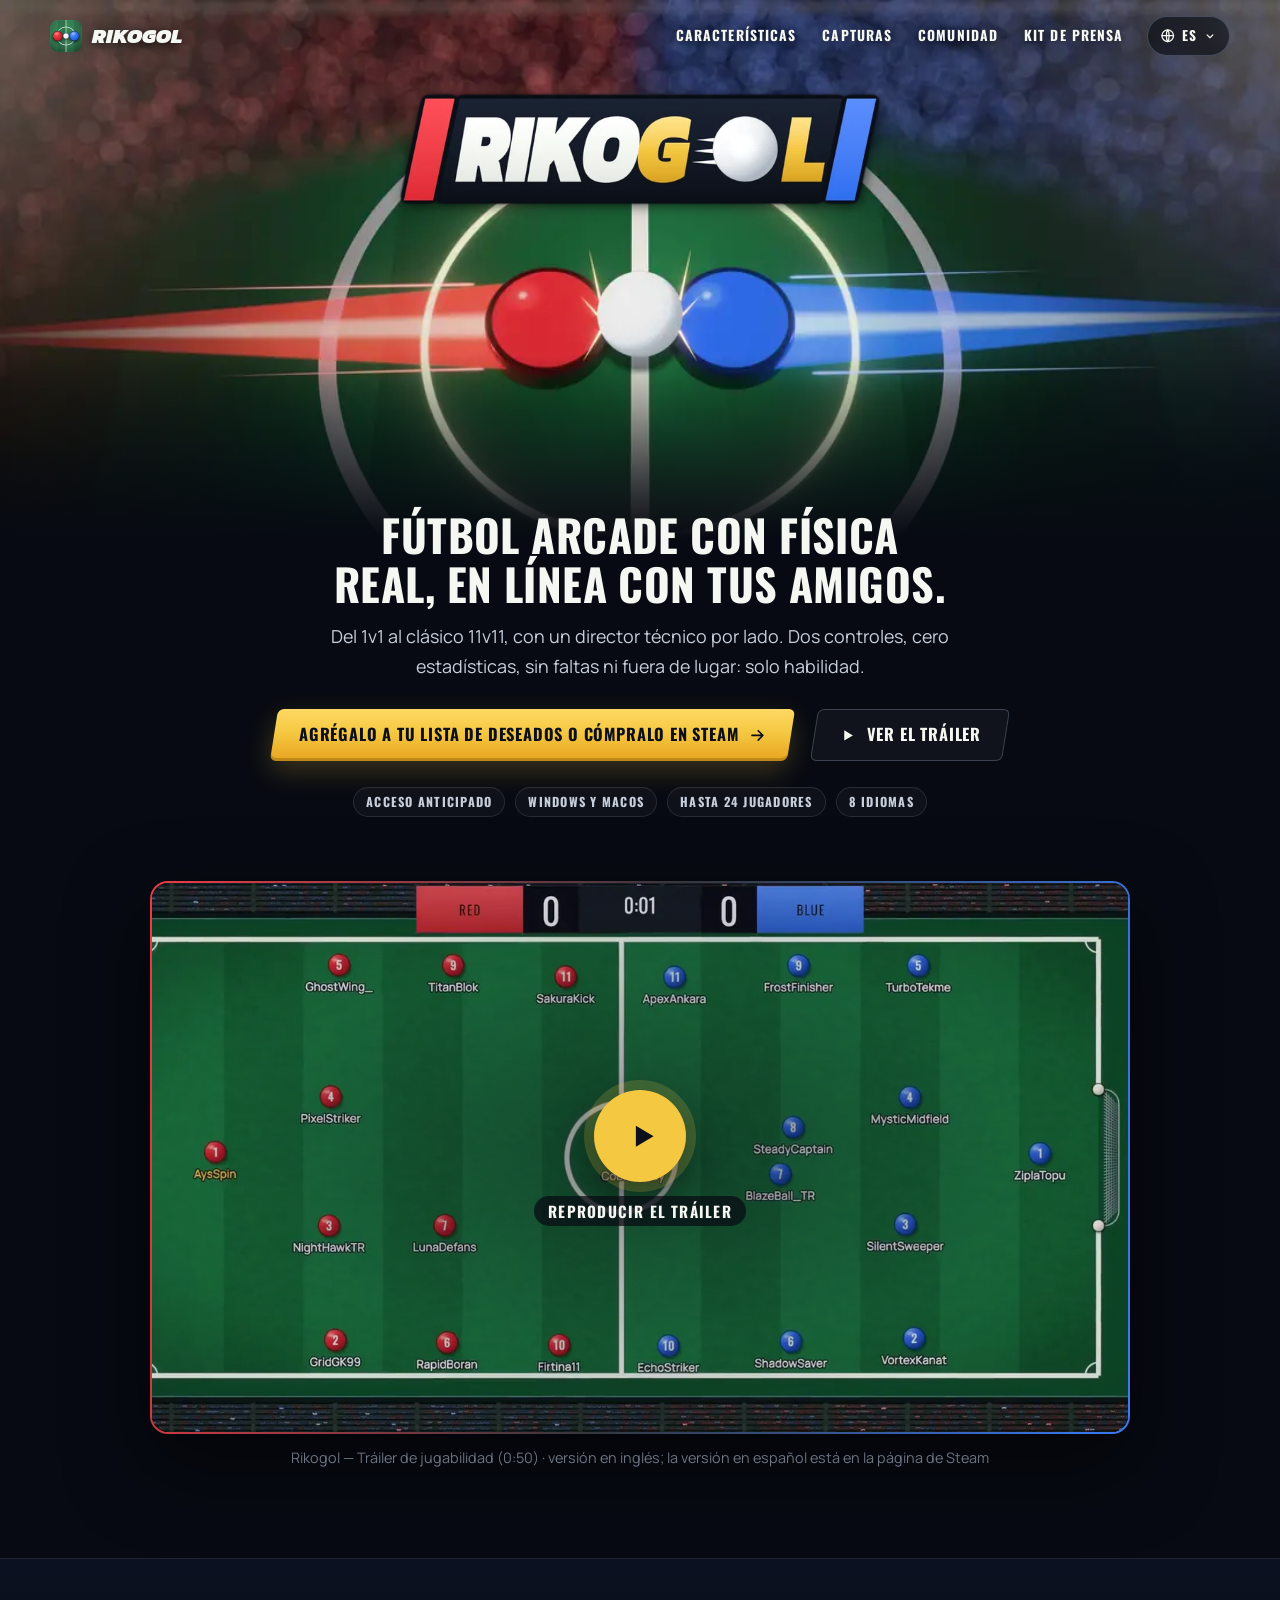
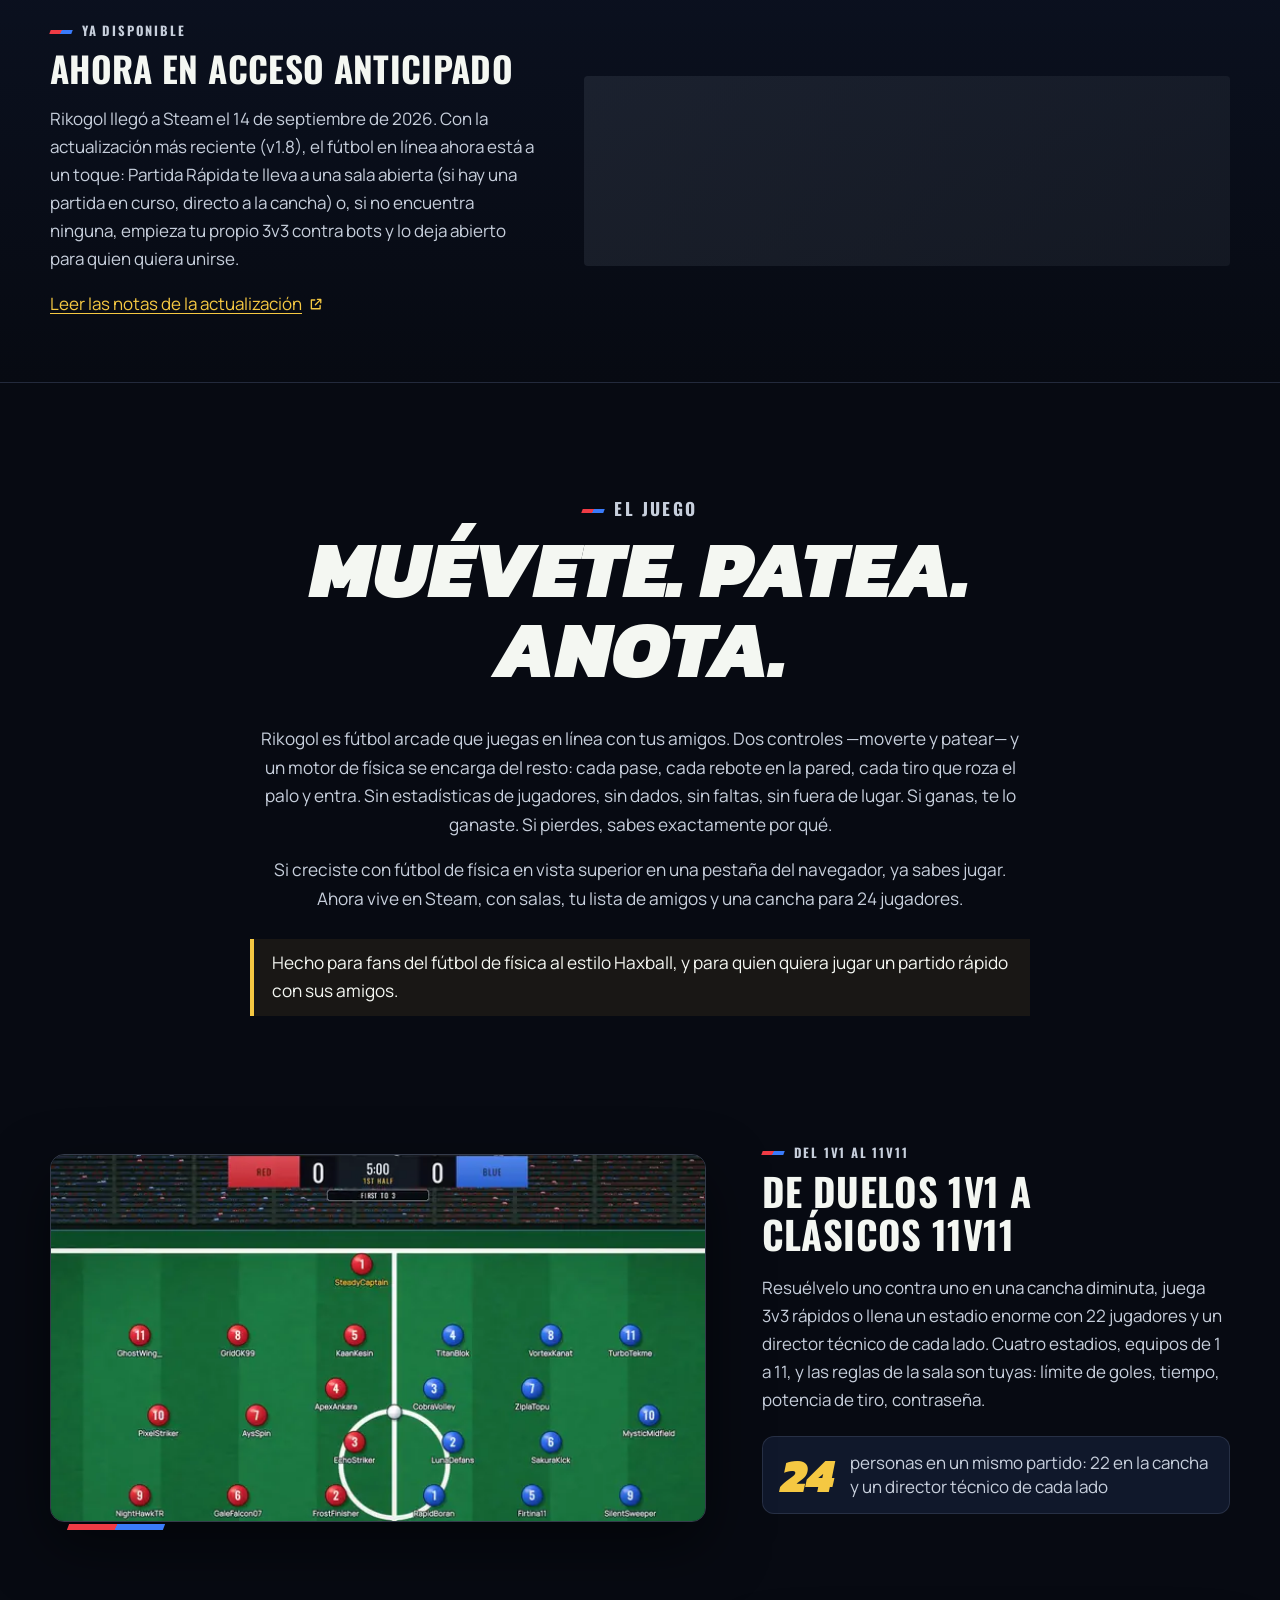
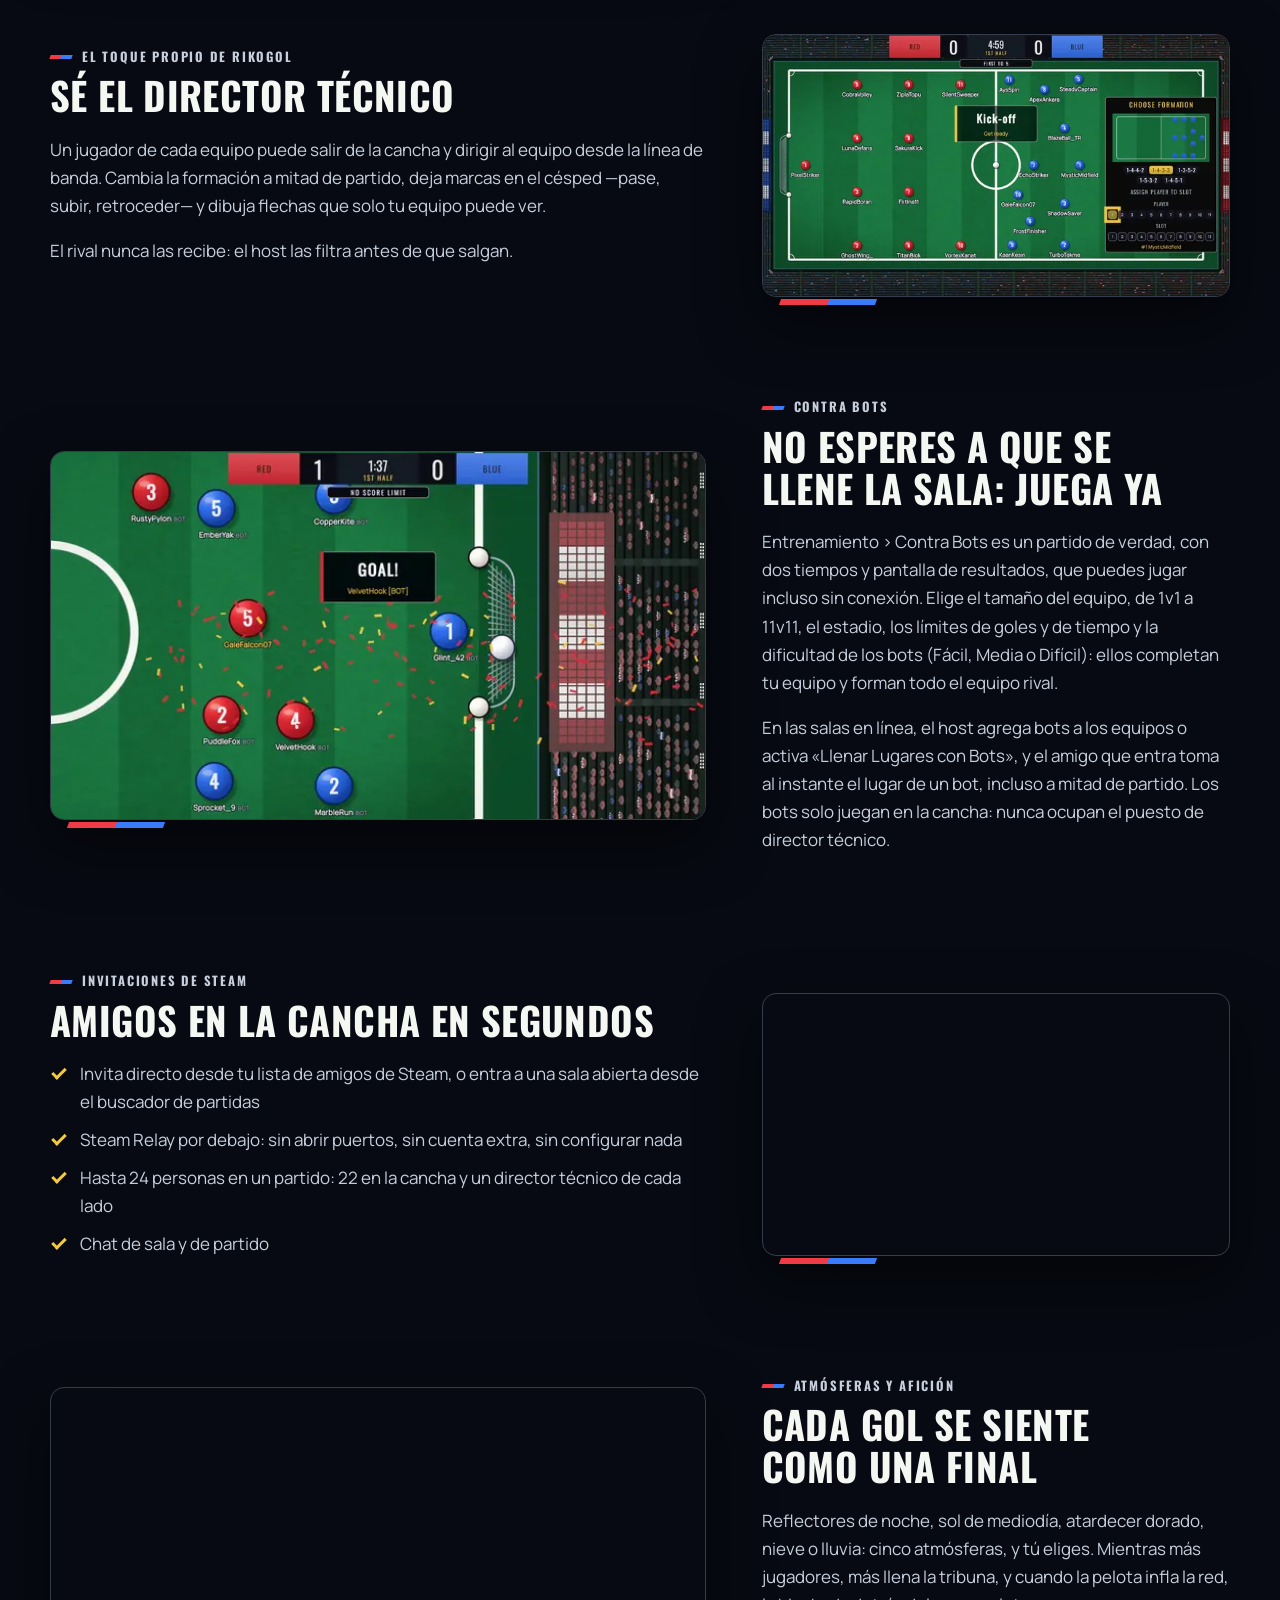
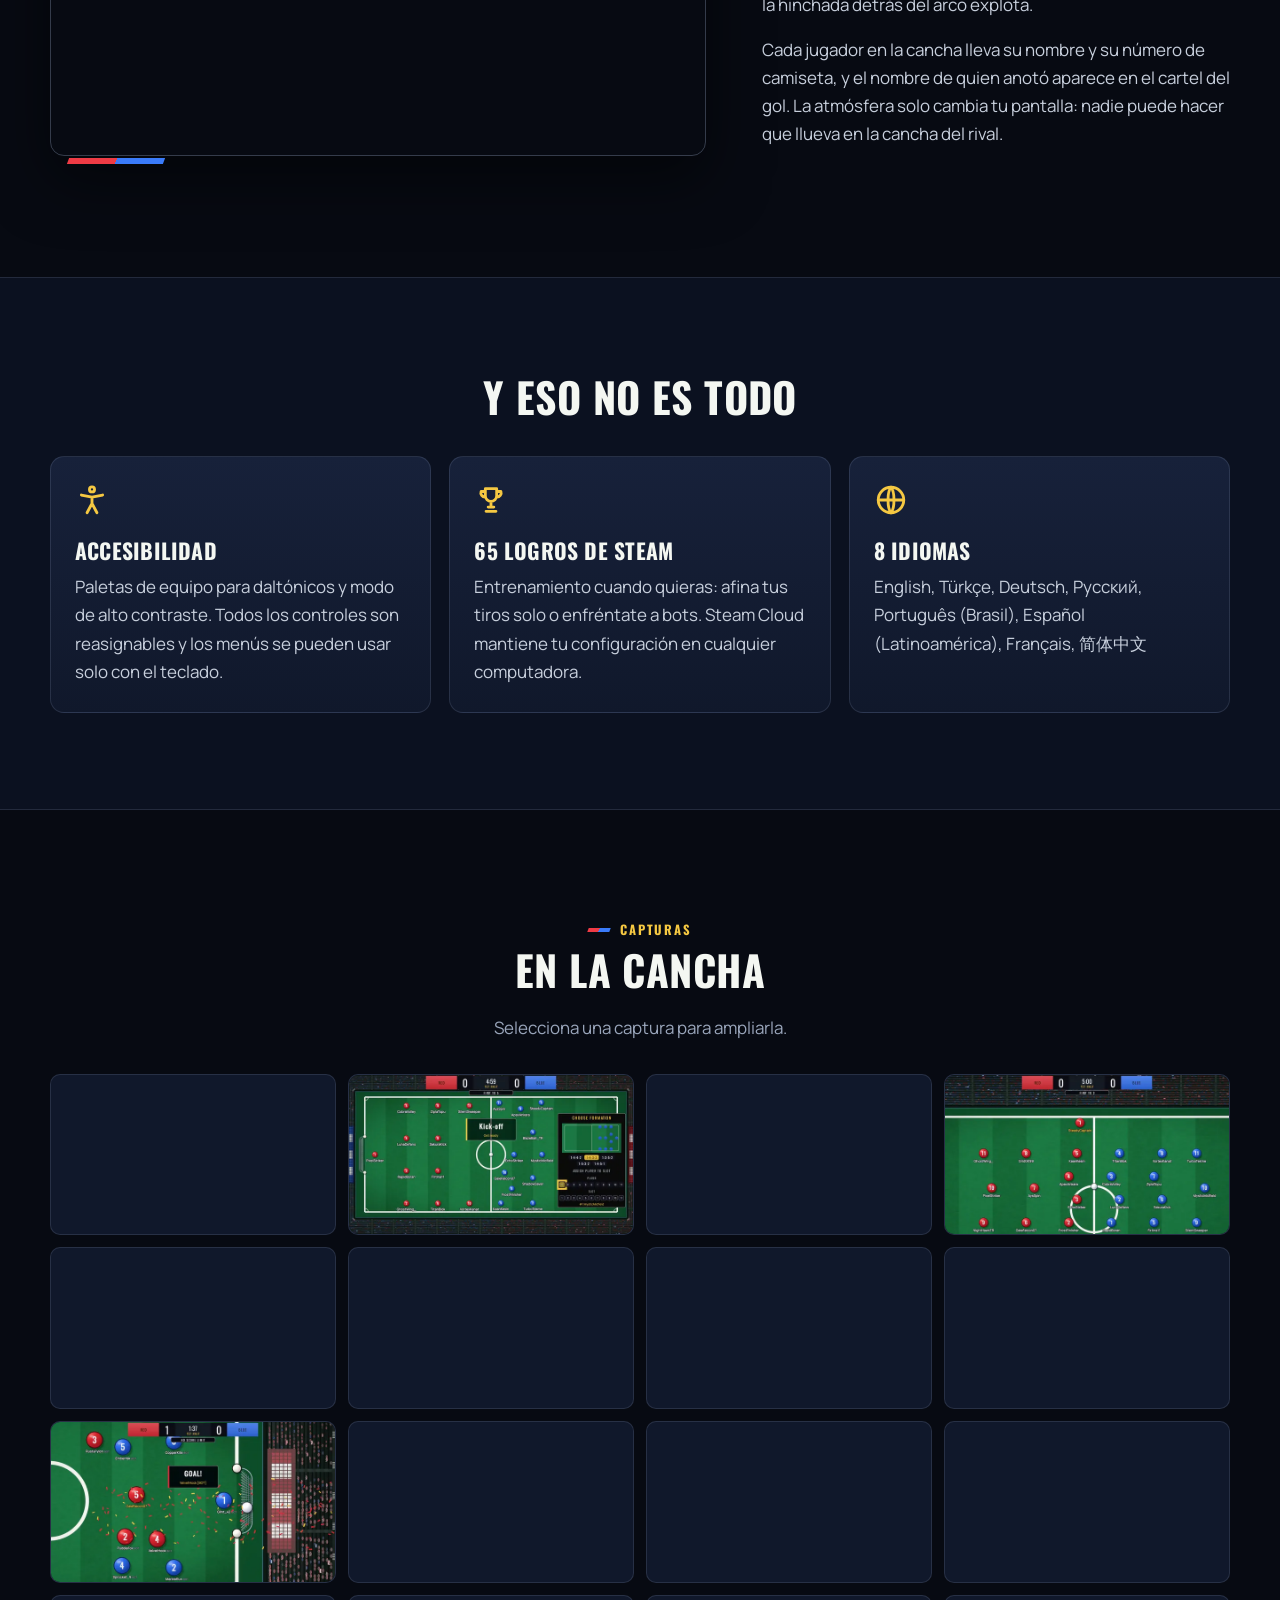
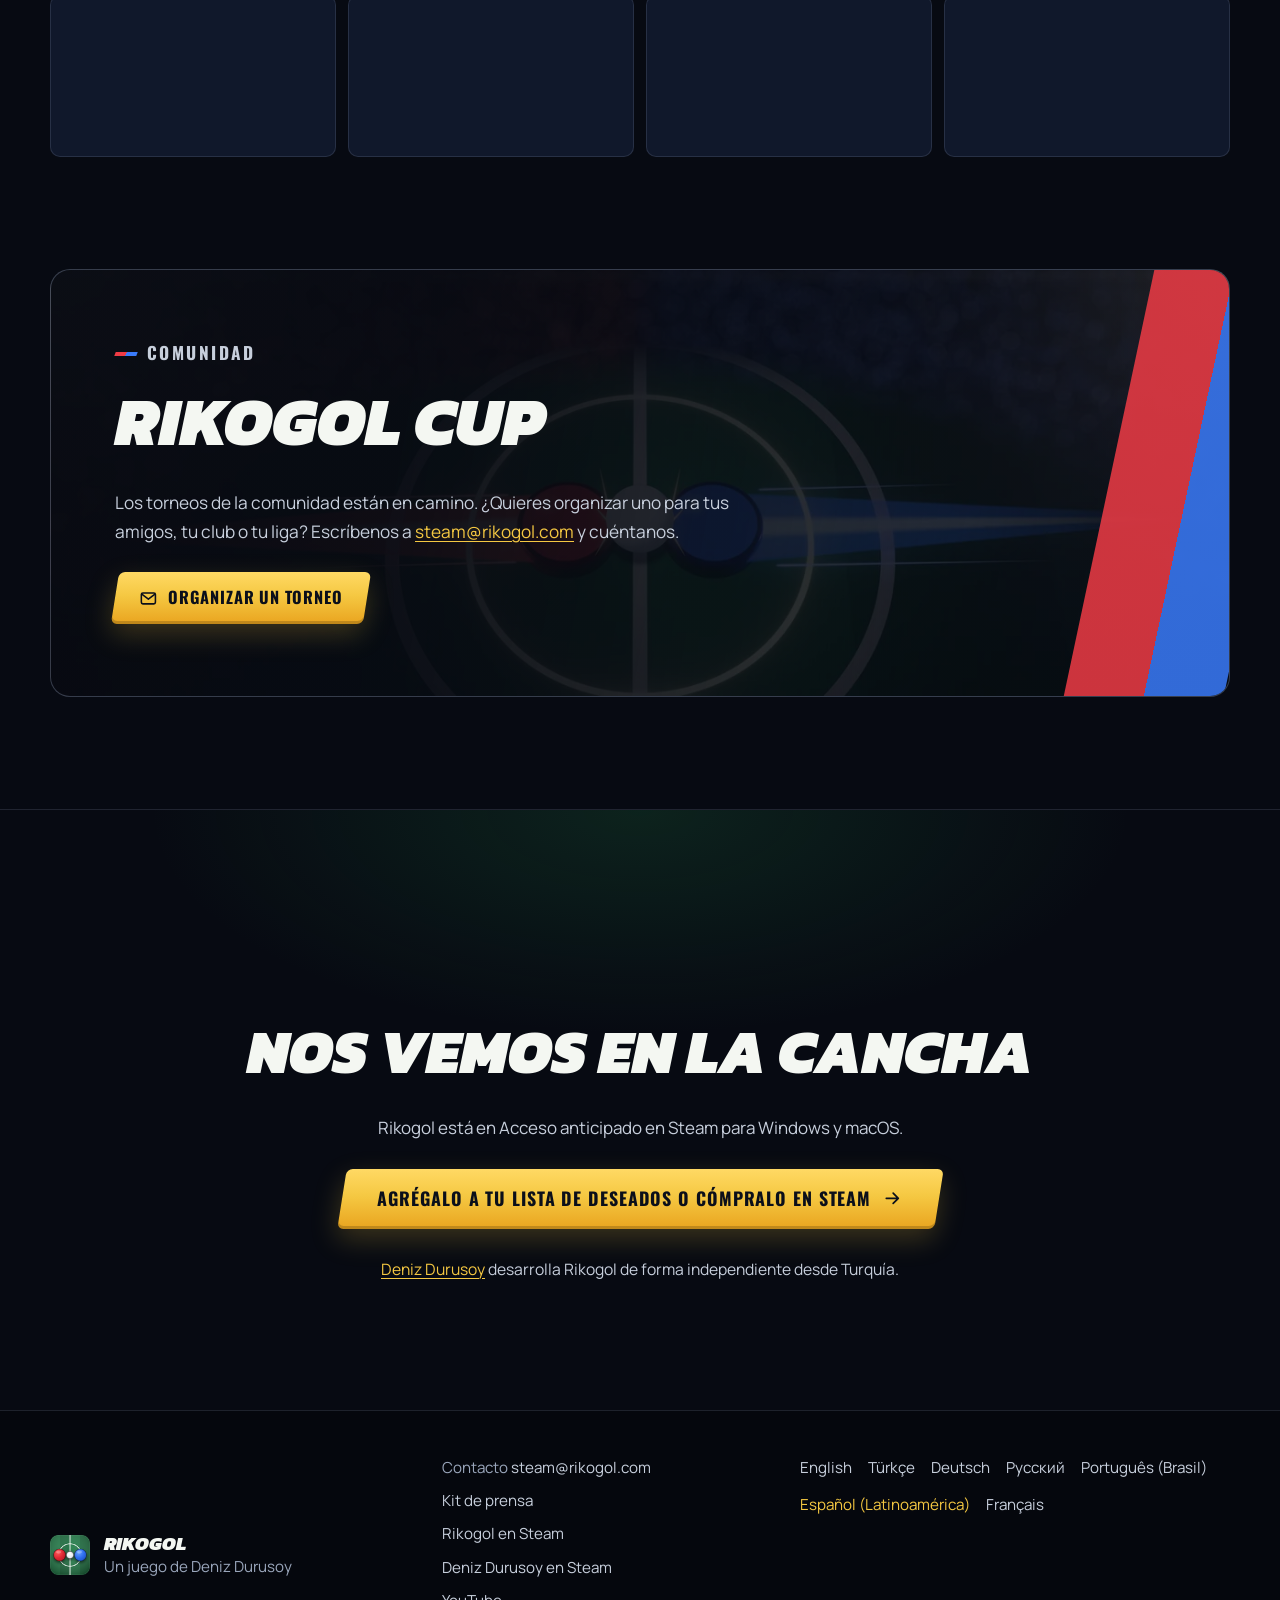
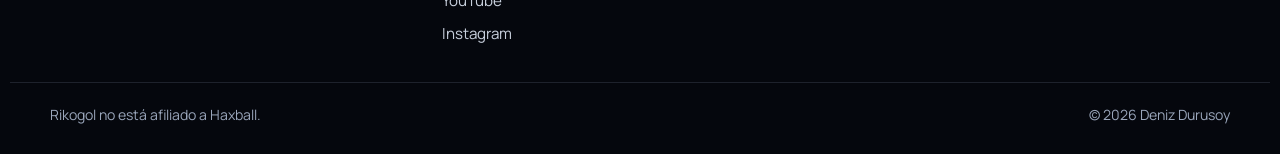
<file: es/index.html>
<!doctype html>
<html lang="es-419" dir="ltr">
<head>
<meta charset="utf-8">
<meta name="viewport" content="width=device-width, initial-scale=1">
<meta http-equiv="Content-Security-Policy" content="default-src 'self'; img-src 'self' data:; media-src 'self'; font-src 'self'; style-src 'self'; script-src 'self'; frame-src https://store.steampowered.com; connect-src 'self'; object-src 'none'; base-uri 'self'; form-action 'self'">
<title>Rikogol — Fútbol arcade con física real, en línea con tus amigos</title>
<meta name="description" content="Fútbol arcade con física real, en línea con tus amigos: del duelo 1v1 al clásico 11v11, con un director técnico por lado. En Acceso anticipado en Steam.">
<link rel="canonical" href="https://rikogol.com/es/">
<link rel="alternate" hreflang="en" href="https://rikogol.com/">
<link rel="alternate" hreflang="tr" href="https://rikogol.com/tr/">
<link rel="alternate" hreflang="de" href="https://rikogol.com/de/">
<link rel="alternate" hreflang="ru" href="https://rikogol.com/ru/">
<link rel="alternate" hreflang="pt-BR" href="https://rikogol.com/pt-br/">
<link rel="alternate" hreflang="es-419" href="https://rikogol.com/es/">
<link rel="alternate" hreflang="fr" href="https://rikogol.com/fr/">
<link rel="alternate" hreflang="x-default" href="https://rikogol.com/">
<meta name="theme-color" content="#070a12">
<meta name="color-scheme" content="dark">
<link rel="preload" href="/assets/fonts/oswald-bold.woff2" as="font" type="font/woff2" crossorigin>
<link rel="preload" href="/assets/fonts/manrope-regular.woff2" as="font" type="font/woff2" crossorigin>
<link rel="preload" as="image" href="/assets/img/hero/rikogol-hero-1920.webp" imagesrcset="/assets/img/hero/rikogol-hero-960.webp 960w, /assets/img/hero/rikogol-hero-1440.webp 1440w, /assets/img/hero/rikogol-hero-1920.webp 1920w, /assets/img/hero/rikogol-hero-2560.webp 2560w" imagesizes="100vw" fetchpriority="high">
<link rel="stylesheet" href="/assets/css/site.min.css">
<link rel="icon" href="/favicon.ico" sizes="16x16 32x32 48x48">
<link rel="icon" href="/assets/img/icons/icon-192.png" type="image/png" sizes="192x192">
<link rel="apple-touch-icon" href="/assets/img/icons/apple-touch-icon.png">
<link rel="manifest" href="/site.webmanifest">
<meta property="og:type" content="website">
<meta property="og:site_name" content="Rikogol">
<meta property="og:title" content="Rikogol — Fútbol arcade con física real, en línea con tus amigos">
<meta property="og:description" content="Fútbol arcade con física real, en línea con tus amigos: del duelo 1v1 al clásico 11v11, con un director técnico por lado. En Acceso anticipado en Steam.">
<meta property="og:url" content="https://rikogol.com/es/">
<meta property="og:locale" content="es_LA">
<meta property="og:locale:alternate" content="en_US">
<meta property="og:locale:alternate" content="tr_TR">
<meta property="og:locale:alternate" content="de_DE">
<meta property="og:locale:alternate" content="ru_RU">
<meta property="og:locale:alternate" content="pt_BR">
<meta property="og:locale:alternate" content="fr_FR">
<meta property="og:image" content="https://rikogol.com/press/files/rikogol-main-capsule.jpg">
<meta property="og:image:type" content="image/jpeg">
<meta property="og:image:width" content="1232">
<meta property="og:image:height" content="706">
<meta property="og:image:alt" content="Arte principal de Rikogol: una ficha roja y una azul se encuentran con el balón en el centro de la cancha, bajo el logo de Rikogol.">
<meta name="twitter:card" content="summary_large_image">
<meta name="twitter:title" content="Rikogol — Fútbol arcade con física real, en línea con tus amigos">
<meta name="twitter:description" content="Fútbol arcade con física real, en línea con tus amigos: del duelo 1v1 al clásico 11v11, con un director técnico por lado. En Acceso anticipado en Steam.">
<meta name="twitter:image" content="https://rikogol.com/press/files/rikogol-main-capsule.jpg">
<meta name="twitter:image:alt" content="Arte principal de Rikogol: una ficha roja y una azul se encuentran con el balón en el centro de la cancha, bajo el logo de Rikogol.">
<script type="application/ld+json">{
 "@context": "https://schema.org",
 "@type": "VideoGame",
 "name": "Rikogol",
 "url": "https://rikogol.com/es/",
 "sameAs": [
  "https://store.steampowered.com/app/4492690/Rikogol/",
  "https://www.youtube.com/@rikogolgame",
  "https://www.instagram.com/rikogolgame/"
 ],
 "description": "Fútbol arcade con física real, en línea con tus amigos: del duelo 1v1 al clásico 11v11, con un director técnico por lado. En Acceso anticipado en Steam.",
 "image": "https://rikogol.com/press/files/rikogol-main-capsule.jpg",
 "gamePlatform": [
  "PC",
  "Mac"
 ],
 "operatingSystem": "Windows, macOS",
 "applicationCategory": "Game",
 "genre": [
  "Sports",
  "Arcade"
 ],
 "playMode": [
  "SinglePlayer",
  "MultiPlayer"
 ],
 "numberOfPlayers": {
  "@type": "QuantitativeValue",
  "minValue": 1,
  "maxValue": 24
 },
 "datePublished": "2026-09-14",
 "inLanguage": [
  "en",
  "tr",
  "de",
  "ru",
  "pt-BR",
  "es-419",
  "fr",
  "zh-CN"
 ],
 "author": {
  "@type": "Person",
  "name": "Deniz Durusoy",
  "url": "https://store.steampowered.com/developer/denizdurusoy"
 },
 "publisher": {
  "@type": "Person",
  "name": "Deniz Durusoy",
  "url": "https://store.steampowered.com/developer/denizdurusoy"
 }
}</script>
<script src="/assets/js/site.js" defer></script>
</head>
<body>
<a class="skip-link" href="#main">Saltar al contenido</a>
<header class="site-header">
<div class="wrap header-inner">
<a class="brand" href="/es/"><img src="/assets/img/icons/icon-64.png" width="32" height="32" alt=""><span lang="en">Rikogol</span></a>
<nav class="main-nav" aria-label="Menú principal">
<ul>
<li><a href="#features">Características</a></li>
<li><a href="#screenshots">Capturas</a></li>
<li><a href="#community">Comunidad</a></li>
<li><a href="/es/press/">Kit de prensa</a></li>
</ul>
</nav>
<details class="lang" data-lang-menu>
<summary aria-label="Idioma: Español (Latinoamérica)"><svg class="icon" viewBox="0 0 24 24" width="24" height="24" fill="none" stroke="currentColor" stroke-width="2" stroke-linecap="round" stroke-linejoin="round" aria-hidden="true" focusable="false"><circle cx="12" cy="12" r="9"/><path d="M3 12h18M12 3c2.8 3 2.8 15 0 18M12 3c-2.8 3-2.8 15 0 18"/></svg><span>ES</span><svg class="icon chev" viewBox="0 0 24 24" width="24" height="24" fill="none" stroke="currentColor" stroke-width="2" stroke-linecap="round" stroke-linejoin="round" aria-hidden="true" focusable="false"><path d="M7 10l5 5 5-5"/></svg></summary>
<ul class="lang-list">
<li><a href="/" hreflang="en" lang="en"><span>English</span><span class="lang-code">EN</span></a></li>
<li><a href="/tr/" hreflang="tr" lang="tr"><span>Türkçe</span><span class="lang-code">TR</span></a></li>
<li><a href="/de/" hreflang="de" lang="de"><span>Deutsch</span><span class="lang-code">DE</span></a></li>
<li><a href="/ru/" hreflang="ru" lang="ru"><span>Русский</span><span class="lang-code">RU</span></a></li>
<li><a href="/pt-br/" hreflang="pt-BR" lang="pt-BR"><span>Português (Brasil)</span><span class="lang-code">PT-BR</span></a></li>
<li><a href="/es/" hreflang="es-419" lang="es-419" aria-current="page"><span>Español (Latinoamérica)</span><span class="lang-code">ES</span></a></li>
<li><a href="/fr/" hreflang="fr" lang="fr"><span>Français</span><span class="lang-code">FR</span></a></li>
</ul>
</details>
</div>
</header>
<main id="main">
<section class="hero" aria-labelledby="hero-title">
<div class="hero-art">
<img class="hero-bg" src="/assets/img/hero/rikogol-hero-1920.webp" srcset="/assets/img/hero/rikogol-hero-960.webp 960w, /assets/img/hero/rikogol-hero-1440.webp 1440w, /assets/img/hero/rikogol-hero-1920.webp 1920w, /assets/img/hero/rikogol-hero-2560.webp 2560w" sizes="100vw" width="1920" height="620" alt="" fetchpriority="high">
<h1 class="hero-logo" id="hero-title"><img src="/assets/img/logo/rikogol-logo-1280.webp" srcset="/assets/img/logo/rikogol-logo-480.webp 480w, /assets/img/logo/rikogol-logo-720.webp 720w, /assets/img/logo/rikogol-logo-960.webp 960w, /assets/img/logo/rikogol-logo-1280.webp 1280w" sizes="(min-width: 720px) 600px, 84vw" width="1280" height="362" alt="Rikogol"></h1>
</div>
<div class="wrap hero-text">
<p class="tagline">Fútbol arcade con física real, en línea con tus amigos.</p>
<p class="lede">Del 1v1 al clásico 11v11, con un director técnico por lado. Dos controles, cero estadísticas, sin faltas ni fuera de lugar: solo habilidad.</p>
<div class="cta-row">
<a class="btn btn-primary" href="https://store.steampowered.com/app/4492690/Rikogol/"><span>Agrégalo a tu lista de deseados o cómpralo en <span lang="en">Steam</span></span><svg class="icon" viewBox="0 0 24 24" width="24" height="24" fill="none" stroke="currentColor" stroke-width="2" stroke-linecap="round" stroke-linejoin="round" aria-hidden="true" focusable="false"><path d="M5 12h14M13 6l6 6-6 6"/></svg></a>
<a class="btn btn-ghost" href="#trailer" data-play-trailer><svg class="icon" viewBox="0 0 24 24" width="24" height="24" fill="none" stroke="currentColor" stroke-width="2" stroke-linecap="round" stroke-linejoin="round" aria-hidden="true" focusable="false"><path d="M8 5.5v13l11-6.5z" fill="currentColor" stroke="none"/></svg><span>Ver el tráiler</span></a>
</div>
<ul class="facts">
<li>Acceso anticipado</li>
<li><span lang="en">Windows</span> y <span lang="en">macOS</span></li>
<li>Hasta 24 jugadores</li>
<li>8 idiomas</li>
</ul>
</div>
<div class="wrap">
<figure class="trailer" id="trailer">
<div class="video-shell" data-video>
<video controls preload="none" playsinline poster="/assets/video/rikogol-trailer-poster.webp" width="1280" height="720" aria-label="Tráiler de jugabilidad">
<source src="/assets/video/rikogol-trailer.mp4" type="video/mp4">
<p>Tu navegador no puede reproducir este video. <a href="/assets/video/rikogol-trailer.mp4">Descargar el tráiler (MP4)</a></p>
</video>
<button type="button" class="video-play" hidden><span class="video-play-disc"><svg class="icon" viewBox="0 0 24 24" width="24" height="24" fill="none" stroke="currentColor" stroke-width="2" stroke-linecap="round" stroke-linejoin="round" aria-hidden="true" focusable="false"><path d="M8 5.5v13l11-6.5z" fill="currentColor" stroke="none"/></svg></span><span class="video-play-label">Reproducir el tráiler</span></button>
</div>
<figcaption>Rikogol — Tráiler de jugabilidad (0:50) · versión en inglés; la versión en español está en la página de Steam</figcaption>
</figure>
</div>
</section>

<section class="band" aria-labelledby="band-title">
<div class="wrap band-inner">
<div class="band-text">
<p class="kicker">Ya disponible</p>
<h2 id="band-title">Ahora en Acceso anticipado</h2>
<p>Rikogol llegó a Steam el 14 de septiembre de 2026. Con la actualización más reciente (v1.8), el fútbol en línea ahora está a un toque: Partida Rápida te lleva a una sala abierta (si hay una partida en curso, directo a la cancha) o, si no encuentra ninguna, empieza tu propio 3v3 contra bots y lo deja abierto para quien quiera unirse.</p>
<p><a class="text-link" href="https://steamcommunity.com/games/4492690/announcements/detail/687519061335082796?l=latam">Leer las notas de la actualización<svg class="icon icon-sm" viewBox="0 0 24 24" width="24" height="24" fill="none" stroke="currentColor" stroke-width="2" stroke-linecap="round" stroke-linejoin="round" aria-hidden="true" focusable="false"><path d="M14 5h5v5M19 5l-8 8M18 14v5H5V6h5"/></svg></a></p>
</div>
<div class="widget-shell" data-widget-src="https://store.steampowered.com/widget/4492690/?l=latam" data-widget-title="Rikogol en Steam">
<noscript><iframe src="https://store.steampowered.com/widget/4492690/?l=latam" title="Rikogol en Steam" width="646" height="190" loading="lazy"></iframe></noscript>
</div>
</div>
</section>

<section class="pitch" aria-labelledby="pitch-title">
<div class="wrap pitch-inner">
<p class="kicker">El juego</p>
<h2 id="pitch-title" class="display">Muévete. Patea. Anota.</h2>
<p>Rikogol es fútbol arcade que juegas en línea con tus amigos. Dos controles —moverte y patear— y un motor de física se encarga del resto: cada pase, cada rebote en la pared, cada tiro que roza el palo y entra. Sin estadísticas de jugadores, sin dados, sin faltas, sin fuera de lugar. Si ganas, te lo ganaste. Si pierdes, sabes exactamente por qué.</p><p>Si creciste con fútbol de física en vista superior en una pestaña del navegador, ya sabes jugar. Ahora vive en Steam, con salas, tu lista de amigos y una cancha para 24 jugadores.</p>
<p class="fans">Hecho para fans del fútbol de física al estilo Haxball, y para quien quiera jugar un partido rápido con sus amigos.</p>
</div>
</section>

<div class="features wrap" id="features">
<section class="feature " id="match-sizes" aria-labelledby="match-sizes-title">
<div class="feature-media">
<img src="/assets/img/screens/rikogol-screenshot-07-1280.webp" srcset="/assets/img/screens/rikogol-screenshot-07-640.webp 640w, /assets/img/screens/rikogol-screenshot-07-960.webp 960w, /assets/img/screens/rikogol-screenshot-07-1280.webp 1280w" sizes="(min-width: 960px) 620px, 92vw" width="1280" height="720" loading="lazy" decoding="async" alt="Los dos equipos formados para el saque inicial de un 11v11, con las tribunas llenas de aficionados rojos y azules.">
</div>
<div class="feature-text">
<p class="kicker">Del 1v1 al 11v11</p>
<h2 id="match-sizes-title">De duelos 1v1 a clásicos 11v11</h2>
<p>Resuélvelo uno contra uno en una cancha diminuta, juega 3v3 rápidos o llena un estadio enorme con 22 jugadores y un director técnico de cada lado. Cuatro estadios, equipos de 1 a 11, y las reglas de la sala son tuyas: límite de goles, tiempo, potencia de tiro, contraseña.</p>
<p class="stat"><span class="stat-num">24</span><span class="stat-text">personas en un mismo partido: 22 en la cancha y un director técnico de cada lado</span></p>
</div>
</section>
<section class="feature feature-flip" id="head-coach" aria-labelledby="head-coach-title">
<div class="feature-media">
<img src="/assets/img/screens/rikogol-screenshot-02-1280.webp" srcset="/assets/img/screens/rikogol-screenshot-02-640.webp 640w, /assets/img/screens/rikogol-screenshot-02-960.webp 960w, /assets/img/screens/rikogol-screenshot-02-1280.webp 1280w" sizes="(min-width: 960px) 620px, 92vw" width="1280" height="720" loading="lazy" decoding="async" alt="Saque inicial de un partido 11v11 mientras un director técnico elige la formación en el tablero táctico.">
</div>
<div class="feature-text">
<p class="kicker">El toque propio de <span lang="en">Rikogol</span></p>
<h2 id="head-coach-title">Sé el director técnico</h2>
<p>Un jugador de cada equipo puede salir de la cancha y dirigir al equipo desde la línea de banda. Cambia la formación a mitad de partido, deja marcas en el césped —pase, subir, retroceder— y dibuja flechas que solo tu equipo puede ver.</p>
<p>El rival nunca las recibe: el host las filtra antes de que salgan.</p>
</div>
</section>
<section class="feature " id="bots" aria-labelledby="bots-title">
<div class="feature-media">
<img src="/assets/img/screens/rikogol-screenshot-05-1280.webp" srcset="/assets/img/screens/rikogol-screenshot-05-640.webp 640w, /assets/img/screens/rikogol-screenshot-05-960.webp 960w, /assets/img/screens/rikogol-screenshot-05-1280.webp 1280w" sizes="(min-width: 960px) 620px, 92vw" width="1280" height="720" loading="lazy" decoding="async" alt="Anota un bot: el cartel de gol muestra su nombre mientras vuela confeti alrededor de la red.">
</div>
<div class="feature-text">
<p class="kicker">Contra Bots</p>
<h2 id="bots-title">No esperes a que se llene la sala: juega ya</h2>
<p>Entrenamiento › Contra Bots es un partido de verdad, con dos tiempos y pantalla de resultados, que puedes jugar incluso sin conexión. Elige el tamaño del equipo, de 1v1 a 11v11, el estadio, los límites de goles y de tiempo y la dificultad de los bots (Fácil, Media o Difícil): ellos completan tu equipo y forman todo el equipo rival.</p>
<p>En las salas en línea, el host agrega bots a los equipos o activa «Llenar Lugares con Bots», y el amigo que entra toma al instante el lugar de un bot, incluso a mitad de partido. Los bots solo juegan en la cancha: nunca ocupan el puesto de director técnico.</p>
</div>
</section>
<section class="feature feature-flip" id="invites" aria-labelledby="invites-title">
<div class="feature-media">
<img src="/assets/img/screens/rikogol-screenshot-03-1280.webp" srcset="/assets/img/screens/rikogol-screenshot-03-640.webp 640w, /assets/img/screens/rikogol-screenshot-03-960.webp 960w, /assets/img/screens/rikogol-screenshot-03-1280.webp 1280w" sizes="(min-width: 960px) 620px, 92vw" width="1280" height="720" loading="lazy" decoding="async" alt="La sala: dos equipos completos de once y los ajustes del host para estadio, tamaño del equipo, límites de goles y de tiempo, potencia de tiro, modo de director técnico y contraseña.">
</div>
<div class="feature-text">
<p class="kicker">Invitaciones de <span lang="en">Steam</span></p>
<h2 id="invites-title">Amigos en la cancha en segundos</h2>
<ul class="ticks">
<li>Invita directo desde tu lista de amigos de Steam, o entra a una sala abierta desde el buscador de partidas</li>
<li>Steam Relay por debajo: sin abrir puertos, sin cuenta extra, sin configurar nada</li>
<li>Hasta 24 personas en un partido: 22 en la cancha y un director técnico de cada lado</li>
<li>Chat de sala y de partido</li>
</ul>
</div>
</section>
<section class="feature " id="atmospheres" aria-labelledby="atmospheres-title">
<div class="feature-media">
<img src="/assets/img/screens/rikogol-screenshot-10-1280.webp" srcset="/assets/img/screens/rikogol-screenshot-10-640.webp 640w, /assets/img/screens/rikogol-screenshot-10-960.webp 960w, /assets/img/screens/rikogol-screenshot-10-1280.webp 1280w" sizes="(min-width: 960px) 620px, 92vw" width="1280" height="720" loading="lazy" decoding="async" alt="Un partido bajo la lluvia, con gotas salpicando la cancha junto a una tribuna llena.">
</div>
<div class="feature-text">
<p class="kicker">Atmósferas y afición</p>
<h2 id="atmospheres-title">Cada gol se siente como una final</h2>
<p>Reflectores de noche, sol de mediodía, atardecer dorado, nieve o lluvia: cinco atmósferas, y tú eliges. Mientras más jugadores, más llena la tribuna, y cuando la pelota infla la red, la hinchada detrás del arco explota.</p>
<p>Cada jugador en la cancha lleva su nombre y su número de camiseta, y el nombre de quien anotó aparece en el cartel del gol. La atmósfera solo cambia tu pantalla: nadie puede hacer que llueva en la cancha del rival.</p>
</div>
</section>
</div>

<section class="extras-section" aria-labelledby="extras-title">
<div class="wrap">
<h2 id="extras-title" class="section-title">Y eso no es todo</h2>
<ul class="extras">
<li class="extra"><svg class="extra-icon" viewBox="0 0 24 24" width="24" height="24" fill="none" stroke="currentColor" stroke-width="2" stroke-linecap="round" stroke-linejoin="round" aria-hidden="true" focusable="false"><circle cx="12" cy="4.5" r="1.8"/><path d="M4.5 8.5 12 10l7.5-1.5M12 10v4.5M8.5 21l3.5-6.5 3.5 6.5"/></svg><h3>Accesibilidad</h3><p>Paletas de equipo para daltónicos y modo de alto contraste. Todos los controles son reasignables y los menús se pueden usar solo con el teclado.</p></li>
<li class="extra"><svg class="extra-icon" viewBox="0 0 24 24" width="24" height="24" fill="none" stroke="currentColor" stroke-width="2" stroke-linecap="round" stroke-linejoin="round" aria-hidden="true" focusable="false"><path d="M8 4h8v5a4 4 0 0 1-8 0zM8 6H5a3 3 0 0 0 3 4M16 6h3a3 3 0 0 1-3 4M12 13v4M8.5 20h7M10 17h4"/></svg><h3>65 Logros de <span lang="en">Steam</span></h3><p>Entrenamiento cuando quieras: afina tus tiros solo o enfréntate a bots. Steam Cloud mantiene tu configuración en cualquier computadora.</p></li>
<li class="extra"><svg class="extra-icon" viewBox="0 0 24 24" width="24" height="24" fill="none" stroke="currentColor" stroke-width="2" stroke-linecap="round" stroke-linejoin="round" aria-hidden="true" focusable="false"><circle cx="12" cy="12" r="9"/><path d="M3 12h18M12 3c2.8 3 2.8 15 0 18M12 3c-2.8 3-2.8 15 0 18"/></svg><h3>8 idiomas</h3><p><span lang="en">English</span>, <span lang="tr">Türkçe</span>, <span lang="de">Deutsch</span>, <span lang="ru">Русский</span>, <span lang="pt-BR">Português (Brasil)</span>, <span lang="es-419">Español (Latinoamérica)</span>, <span lang="fr">Français</span>, <span lang="zh-CN">简体中文</span></p></li>
</ul>
</div>
</section>

<section class="gallery-section" id="screenshots" aria-labelledby="gallery-title">
<div class="wrap">
<div class="section-head">
<p class="kicker">Capturas</p>
<h2 id="gallery-title" class="section-title">En la cancha</h2>
<p class="hint">Selecciona una captura para ampliarla.</p>
</div>
<ul class="gallery" data-gallery>
<li><a class="shot" href="/press/files/rikogol-screenshot-01.jpg" data-large="/assets/img/screens/rikogol-screenshot-01-1280.webp"><img src="/assets/img/screens/rikogol-screenshot-01-640.webp" srcset="/assets/img/screens/rikogol-screenshot-01-640.webp 640w, /assets/img/screens/rikogol-screenshot-01-1280.webp 1280w" sizes="(min-width: 1180px) 276px, (min-width: 720px) 23vw, 46vw" width="640" height="360" loading="lazy" decoding="async" alt="¡Gol! El cartel de gol muestra el nombre de quien anotó mientras cae confeti frente a una tribuna llena."></a></li>
<li><a class="shot" href="/press/files/rikogol-screenshot-02.jpg" data-large="/assets/img/screens/rikogol-screenshot-02-1280.webp"><img src="/assets/img/screens/rikogol-screenshot-02-640.webp" srcset="/assets/img/screens/rikogol-screenshot-02-640.webp 640w, /assets/img/screens/rikogol-screenshot-02-1280.webp 1280w" sizes="(min-width: 1180px) 276px, (min-width: 720px) 23vw, 46vw" width="640" height="360" loading="lazy" decoding="async" alt="Saque inicial de un partido 11v11 mientras un director técnico elige la formación en el tablero táctico."></a></li>
<li><a class="shot" href="/press/files/rikogol-screenshot-12.jpg" data-large="/assets/img/screens/rikogol-screenshot-12-1280.webp"><img src="/assets/img/screens/rikogol-screenshot-12-640.webp" srcset="/assets/img/screens/rikogol-screenshot-12-640.webp 640w, /assets/img/screens/rikogol-screenshot-12-1280.webp 1280w" sizes="(min-width: 1180px) 276px, (min-width: 720px) 23vw, 46vw" width="640" height="360" loading="lazy" decoding="async" alt="Una marca del director técnico y una flecha de pase en la cancha durante un partido lleno."></a></li>
<li><a class="shot" href="/press/files/rikogol-screenshot-07.jpg" data-large="/assets/img/screens/rikogol-screenshot-07-1280.webp"><img src="/assets/img/screens/rikogol-screenshot-07-640.webp" srcset="/assets/img/screens/rikogol-screenshot-07-640.webp 640w, /assets/img/screens/rikogol-screenshot-07-1280.webp 1280w" sizes="(min-width: 1180px) 276px, (min-width: 720px) 23vw, 46vw" width="640" height="360" loading="lazy" decoding="async" alt="Los dos equipos formados para el saque inicial de un 11v11, con las tribunas llenas de aficionados rojos y azules."></a></li>
<li><a class="shot" href="/press/files/rikogol-screenshot-10.jpg" data-large="/assets/img/screens/rikogol-screenshot-10-1280.webp"><img src="/assets/img/screens/rikogol-screenshot-10-640.webp" srcset="/assets/img/screens/rikogol-screenshot-10-640.webp 640w, /assets/img/screens/rikogol-screenshot-10-1280.webp 1280w" sizes="(min-width: 1180px) 276px, (min-width: 720px) 23vw, 46vw" width="640" height="360" loading="lazy" decoding="async" alt="Un partido bajo la lluvia, con gotas salpicando la cancha junto a una tribuna llena."></a></li>
<li><a class="shot" href="/press/files/rikogol-screenshot-06.jpg" data-large="/assets/img/screens/rikogol-screenshot-06-1280.webp"><img src="/assets/img/screens/rikogol-screenshot-06-640.webp" srcset="/assets/img/screens/rikogol-screenshot-06-640.webp 640w, /assets/img/screens/rikogol-screenshot-06-1280.webp 1280w" sizes="(min-width: 1180px) 276px, (min-width: 720px) 23vw, 46vw" width="640" height="360" loading="lazy" decoding="async" alt="Un duelo uno contra uno bajo la nieve."></a></li>
<li><a class="shot" href="/press/files/rikogol-screenshot-11.jpg" data-large="/assets/img/screens/rikogol-screenshot-11-1280.webp"><img src="/assets/img/screens/rikogol-screenshot-11-640.webp" srcset="/assets/img/screens/rikogol-screenshot-11-640.webp 640w, /assets/img/screens/rikogol-screenshot-11-1280.webp 1280w" sizes="(min-width: 1180px) 276px, (min-width: 720px) 23vw, 46vw" width="640" height="360" loading="lazy" decoding="async" alt="Un partido a la luz dorada del atardecer, con un jugador conduciendo el balón hacia el arco."></a></li>
<li><a class="shot" href="/press/files/rikogol-screenshot-09.jpg" data-large="/assets/img/screens/rikogol-screenshot-09-1280.webp"><img src="/assets/img/screens/rikogol-screenshot-09-640.webp" srcset="/assets/img/screens/rikogol-screenshot-09-640.webp 640w, /assets/img/screens/rikogol-screenshot-09-1280.webp 1280w" sizes="(min-width: 1180px) 276px, (min-width: 720px) 23vw, 46vw" width="640" height="360" loading="lazy" decoding="async" alt="Un partido de día cerca de la mitad de la cancha, frente a tribunas llenas de aficionados rojos y azules."></a></li>
<li><a class="shot" href="/press/files/rikogol-screenshot-05.jpg" data-large="/assets/img/screens/rikogol-screenshot-05-1280.webp"><img src="/assets/img/screens/rikogol-screenshot-05-640.webp" srcset="/assets/img/screens/rikogol-screenshot-05-640.webp 640w, /assets/img/screens/rikogol-screenshot-05-1280.webp 1280w" sizes="(min-width: 1180px) 276px, (min-width: 720px) 23vw, 46vw" width="640" height="360" loading="lazy" decoding="async" alt="Anota un bot: el cartel de gol muestra su nombre mientras vuela confeti alrededor de la red."></a></li>
<li><a class="shot" href="/press/files/rikogol-screenshot-04.jpg" data-large="/assets/img/screens/rikogol-screenshot-04-1280.webp"><img src="/assets/img/screens/rikogol-screenshot-04-640.webp" srcset="/assets/img/screens/rikogol-screenshot-04-640.webp 640w, /assets/img/screens/rikogol-screenshot-04-1280.webp 1280w" sizes="(min-width: 1180px) 276px, (min-width: 720px) 23vw, 46vw" width="640" height="360" loading="lazy" decoding="async" alt="Varios bots, cada uno con la etiqueta BOT junto a su nombre, se acercan al arco en el segundo tiempo."></a></li>
<li><a class="shot" href="/press/files/rikogol-screenshot-14.jpg" data-large="/assets/img/screens/rikogol-screenshot-14-1280.webp"><img src="/assets/img/screens/rikogol-screenshot-14-640.webp" srcset="/assets/img/screens/rikogol-screenshot-14-640.webp 640w, /assets/img/screens/rikogol-screenshot-14-1280.webp 1280w" sizes="(min-width: 1180px) 276px, (min-width: 720px) 23vw, 46vw" width="640" height="360" loading="lazy" decoding="async" alt="El cartel del segundo tiempo al reanudarse un partido 11v11 bajo la lluvia."></a></li>
<li><a class="shot" href="/press/files/rikogol-screenshot-15.jpg" data-large="/assets/img/screens/rikogol-screenshot-15-1280.webp"><img src="/assets/img/screens/rikogol-screenshot-15-640.webp" srcset="/assets/img/screens/rikogol-screenshot-15-640.webp 640w, /assets/img/screens/rikogol-screenshot-15-1280.webp 1280w" sizes="(min-width: 1180px) 276px, (min-width: 720px) 23vw, 46vw" width="640" height="360" loading="lazy" decoding="async" alt="Fin del partido: el cartel de resultado anuncia al ganador, con el botón para volver a la sala."></a></li>
<li><a class="shot" href="/press/files/rikogol-screenshot-03.jpg" data-large="/assets/img/screens/rikogol-screenshot-03-1280.webp"><img src="/assets/img/screens/rikogol-screenshot-03-640.webp" srcset="/assets/img/screens/rikogol-screenshot-03-640.webp 640w, /assets/img/screens/rikogol-screenshot-03-1280.webp 1280w" sizes="(min-width: 1180px) 276px, (min-width: 720px) 23vw, 46vw" width="640" height="360" loading="lazy" decoding="async" alt="La sala: dos equipos completos de once y los ajustes del host para estadio, tamaño del equipo, límites de goles y de tiempo, potencia de tiro, modo de director técnico y contraseña."></a></li>
<li><a class="shot" href="/press/files/rikogol-screenshot-13.jpg" data-large="/assets/img/screens/rikogol-screenshot-13-1280.webp"><img src="/assets/img/screens/rikogol-screenshot-13-640.webp" srcset="/assets/img/screens/rikogol-screenshot-13-640.webp 640w, /assets/img/screens/rikogol-screenshot-13-1280.webp 1280w" sizes="(min-width: 1180px) 276px, (min-width: 720px) 23vw, 46vw" width="640" height="360" loading="lazy" decoding="async" alt="El buscador de Partidas Abiertas, que muestra cada sala con su estadio, tamaño del equipo, límite de goles y tiempo."></a></li>
<li><a class="shot" href="/press/files/rikogol-screenshot-08.jpg" data-large="/assets/img/screens/rikogol-screenshot-08-1280.webp"><img src="/assets/img/screens/rikogol-screenshot-08-640.webp" srcset="/assets/img/screens/rikogol-screenshot-08-640.webp 640w, /assets/img/screens/rikogol-screenshot-08-1280.webp 1280w" sizes="(min-width: 1180px) 276px, (min-width: 720px) 23vw, 46vw" width="640" height="360" loading="lazy" decoding="async" alt="Un 3v3 alrededor del círculo central a plena luz del día."></a></li>
<li><a class="shot" href="/press/files/rikogol-screenshot-16.jpg" data-large="/assets/img/screens/rikogol-screenshot-16-1280.webp"><img src="/assets/img/screens/rikogol-screenshot-16-640.webp" srcset="/assets/img/screens/rikogol-screenshot-16-640.webp 640w, /assets/img/screens/rikogol-screenshot-16-1280.webp 1280w" sizes="(min-width: 1180px) 276px, (min-width: 720px) 23vw, 46vw" width="640" height="360" loading="lazy" decoding="async" alt="El menú principal, con Entrenamiento, En Línea y Ajustes, sobre una cancha en vivo."></a></li>
</ul>
</div>
</section>

<section class="community" id="community" aria-labelledby="community-title">
<div class="wrap">
<div class="community-card">
<p class="kicker">Comunidad</p>
<h2 id="community-title" class="display"><span lang="en">Rikogol</span> Cup</h2>
<p>Los torneos de la comunidad están en camino. ¿Quieres organizar uno para tus amigos, tu club o tu liga? Escríbenos a <a href="mailto:steam@rikogol.com?subject=Rikogol%20Cup">steam@rikogol.com</a> y cuéntanos.</p>
<a class="btn btn-primary" href="mailto:steam@rikogol.com?subject=Rikogol%20Cup"><svg class="icon" viewBox="0 0 24 24" width="24" height="24" fill="none" stroke="currentColor" stroke-width="2" stroke-linecap="round" stroke-linejoin="round" aria-hidden="true" focusable="false"><rect x="3" y="5" width="18" height="14" rx="2"/><path d="m4 7 8 6 8-6"/></svg><span>Organizar un torneo</span></a>
</div>
</div>
</section>

<section class="finale" aria-labelledby="finale-title">
<div class="wrap finale-inner">
<img class="finale-icon" src="/assets/img/icons/icon-192.png" width="96" height="96" alt="" loading="lazy">
<h2 id="finale-title" class="display">Nos vemos en la cancha</h2>
<p>Rikogol está en Acceso anticipado en Steam para Windows y macOS.</p>
<a class="btn btn-primary btn-lg" href="https://store.steampowered.com/app/4492690/Rikogol/"><span>Agrégalo a tu lista de deseados o cómpralo en <span lang="en">Steam</span></span><svg class="icon" viewBox="0 0 24 24" width="24" height="24" fill="none" stroke="currentColor" stroke-width="2" stroke-linecap="round" stroke-linejoin="round" aria-hidden="true" focusable="false"><path d="M5 12h14M13 6l6 6-6 6"/></svg></a>
<p class="dev-line"><a href="https://store.steampowered.com/developer/denizdurusoy">Deniz Durusoy</a> desarrolla Rikogol de forma independiente desde Turquía.</p>
</div>
</section>
</main>
<footer class="site-footer">
<div class="wrap footer-grid">
<div class="footer-brand">
<img src="/assets/img/icons/icon-64.png" width="40" height="40" alt="" loading="lazy">
<p><span class="footer-name" lang="en">Rikogol</span><br>Un juego de Deniz Durusoy</p>
</div>
<nav class="footer-links" aria-label="Enlaces">
<ul>
<li><span class="footer-label">Contacto</span> <a href="mailto:steam@rikogol.com">steam@rikogol.com</a></li>
<li><a href="/es/press/">Kit de prensa</a></li>
<li><a href="https://store.steampowered.com/app/4492690/Rikogol/">Rikogol en Steam</a></li>
<li><a href="https://store.steampowered.com/developer/denizdurusoy">Deniz Durusoy en Steam</a></li>
<li><a href="https://www.youtube.com/@rikogolgame" rel="me" lang="en">YouTube</a></li>
<li><a href="https://www.instagram.com/rikogolgame/" rel="me" lang="en">Instagram</a></li>
</ul>
</nav>
<nav class="footer-langs" aria-label="Idioma">
<ul>
<li><a href="/" hreflang="en" lang="en">English</a></li>
<li><a href="/tr/" hreflang="tr" lang="tr">Türkçe</a></li>
<li><a href="/de/" hreflang="de" lang="de">Deutsch</a></li>
<li><a href="/ru/" hreflang="ru" lang="ru">Русский</a></li>
<li><a href="/pt-br/" hreflang="pt-BR" lang="pt-BR">Português (Brasil)</a></li>
<li><a href="/es/" hreflang="es-419" lang="es-419" aria-current="page">Español (Latinoamérica)</a></li>
<li><a href="/fr/" hreflang="fr" lang="fr">Français</a></li>
</ul>
</nav>
</div>
<div class="wrap footer-legal">
<p>Rikogol no está afiliado a Haxball.</p>
<p>© 2026 Deniz Durusoy</p>
</div>
</footer>
<dialog class="lightbox" data-lightbox aria-label="Visor de capturas">
<button type="button" class="lb-btn lb-close" data-lb="close" aria-label="Cerrar"><svg class="icon" viewBox="0 0 24 24" width="24" height="24" fill="none" stroke="currentColor" stroke-width="2" stroke-linecap="round" stroke-linejoin="round" aria-hidden="true" focusable="false"><path d="M6 6l12 12M18 6 6 18"/></svg></button>
<div class="lb-stage"></div>
<div class="lb-bar">
<p class="lb-caption" aria-live="polite"></p>
<div class="lb-controls">
<button type="button" class="lb-btn" data-lb="prev" aria-label="Captura anterior"><svg class="icon" viewBox="0 0 24 24" width="24" height="24" fill="none" stroke="currentColor" stroke-width="2" stroke-linecap="round" stroke-linejoin="round" aria-hidden="true" focusable="false"><path d="M15 5l-7 7 7 7"/></svg></button>
<span class="lb-count"></span>
<button type="button" class="lb-btn" data-lb="next" aria-label="Captura siguiente"><svg class="icon" viewBox="0 0 24 24" width="24" height="24" fill="none" stroke="currentColor" stroke-width="2" stroke-linecap="round" stroke-linejoin="round" aria-hidden="true" focusable="false"><path d="M9 5l7 7-7 7"/></svg></button>
<a class="lb-full" href="#" target="_blank" rel="noopener">Tamaño completo (1920×1080 JPG)</a>
</div>
</div>
</dialog>
</body>
</html>
</file>
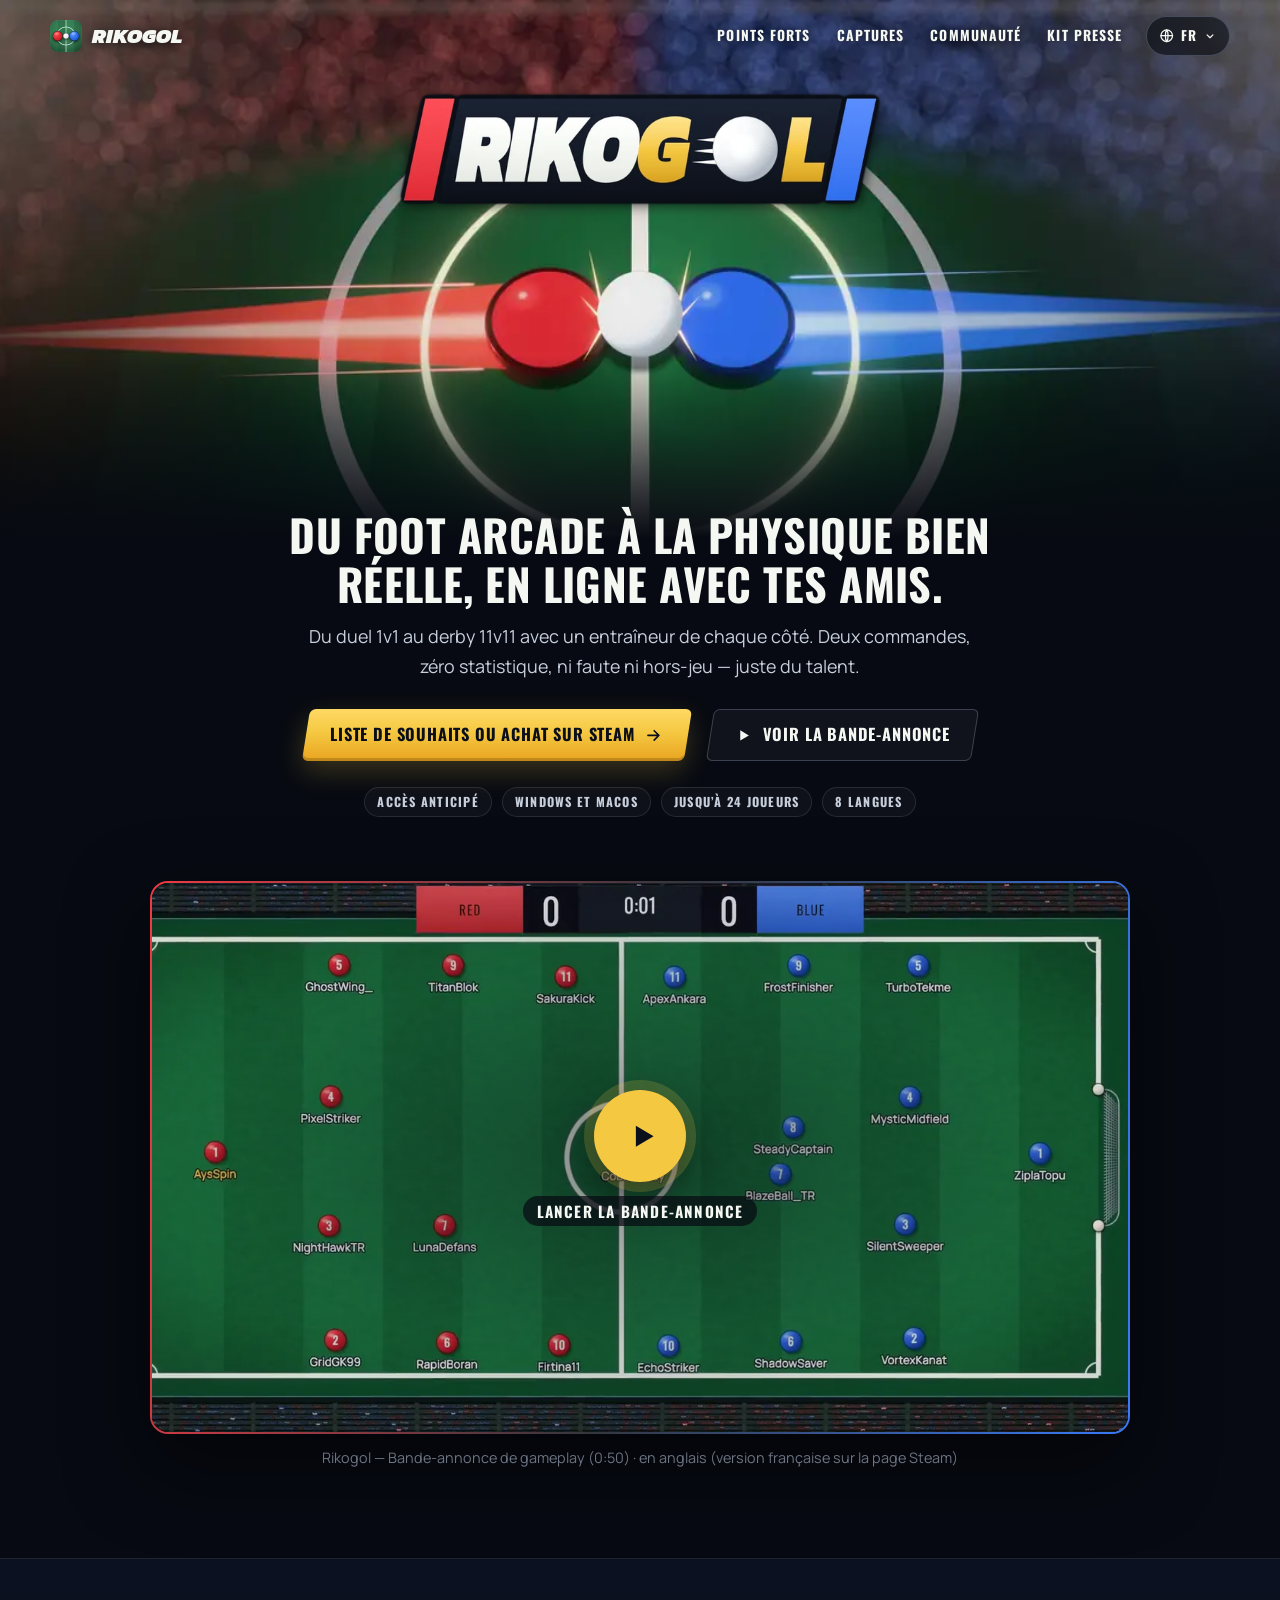
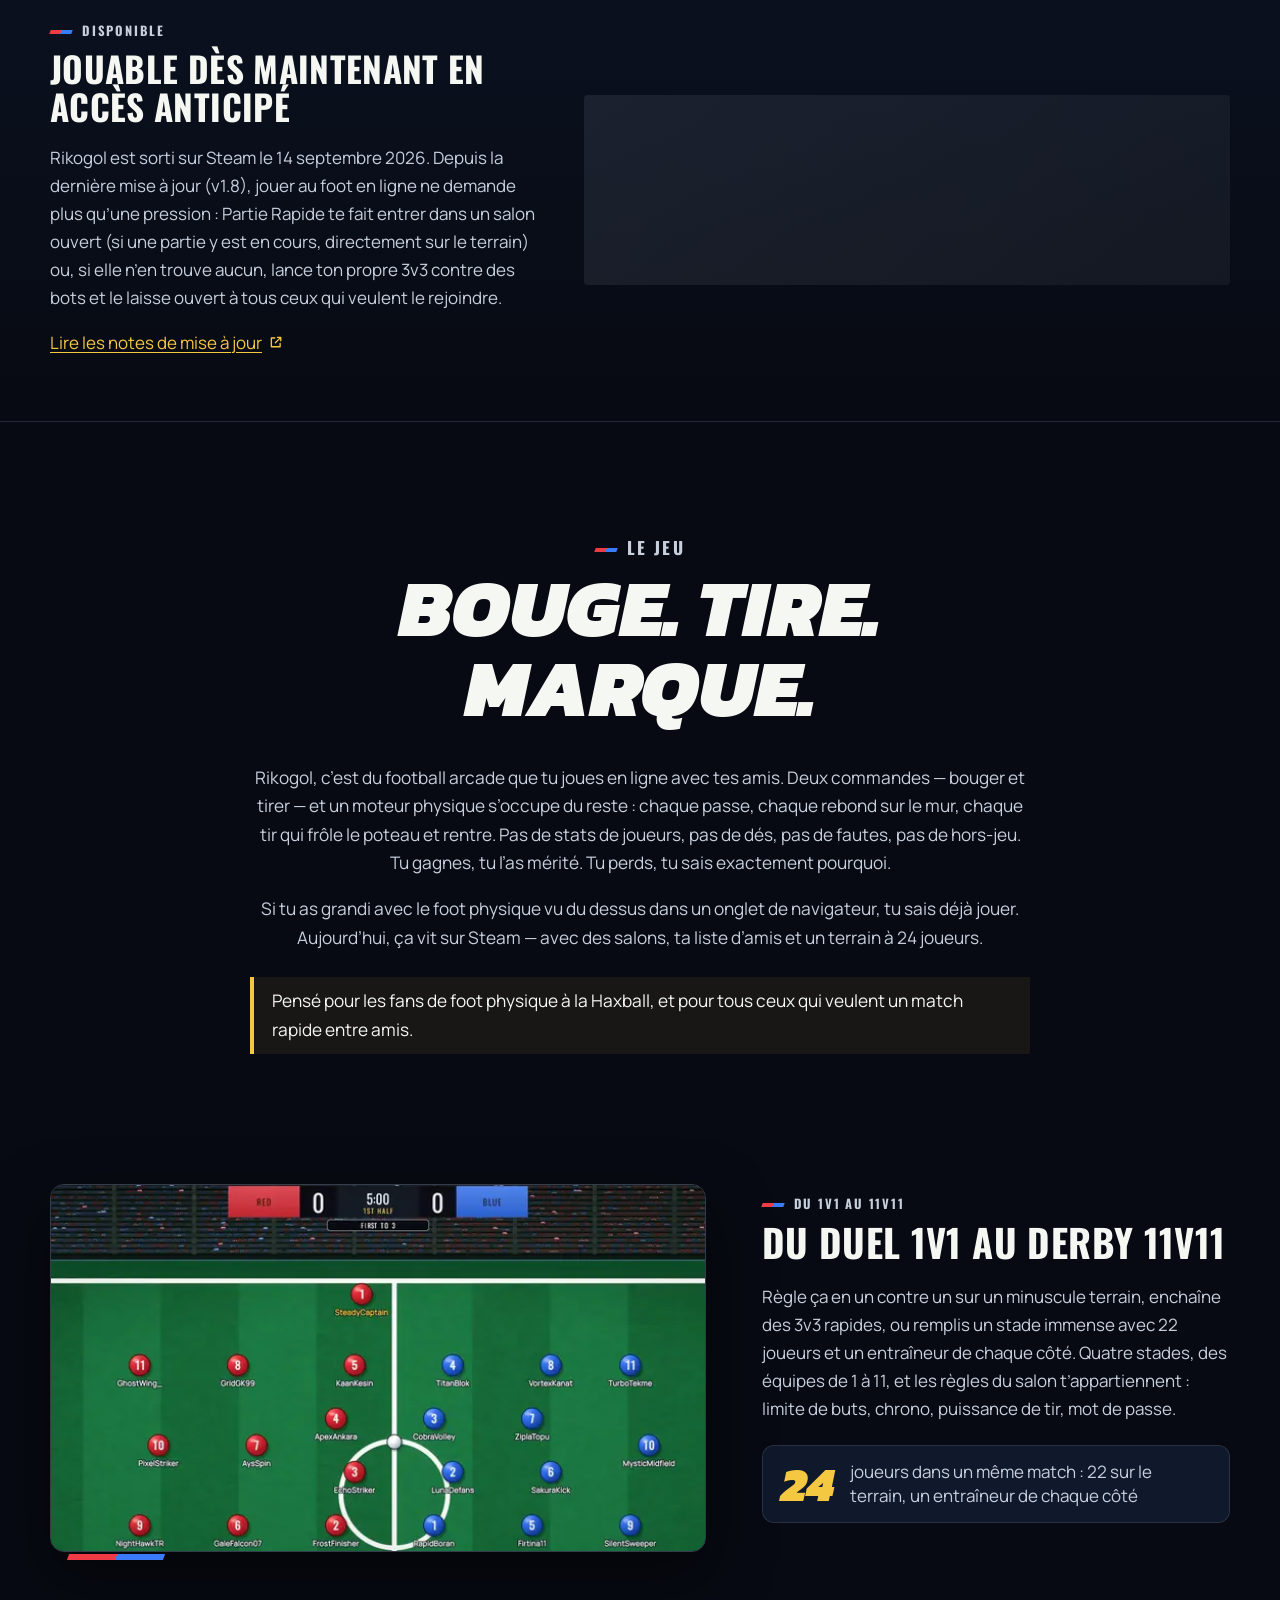
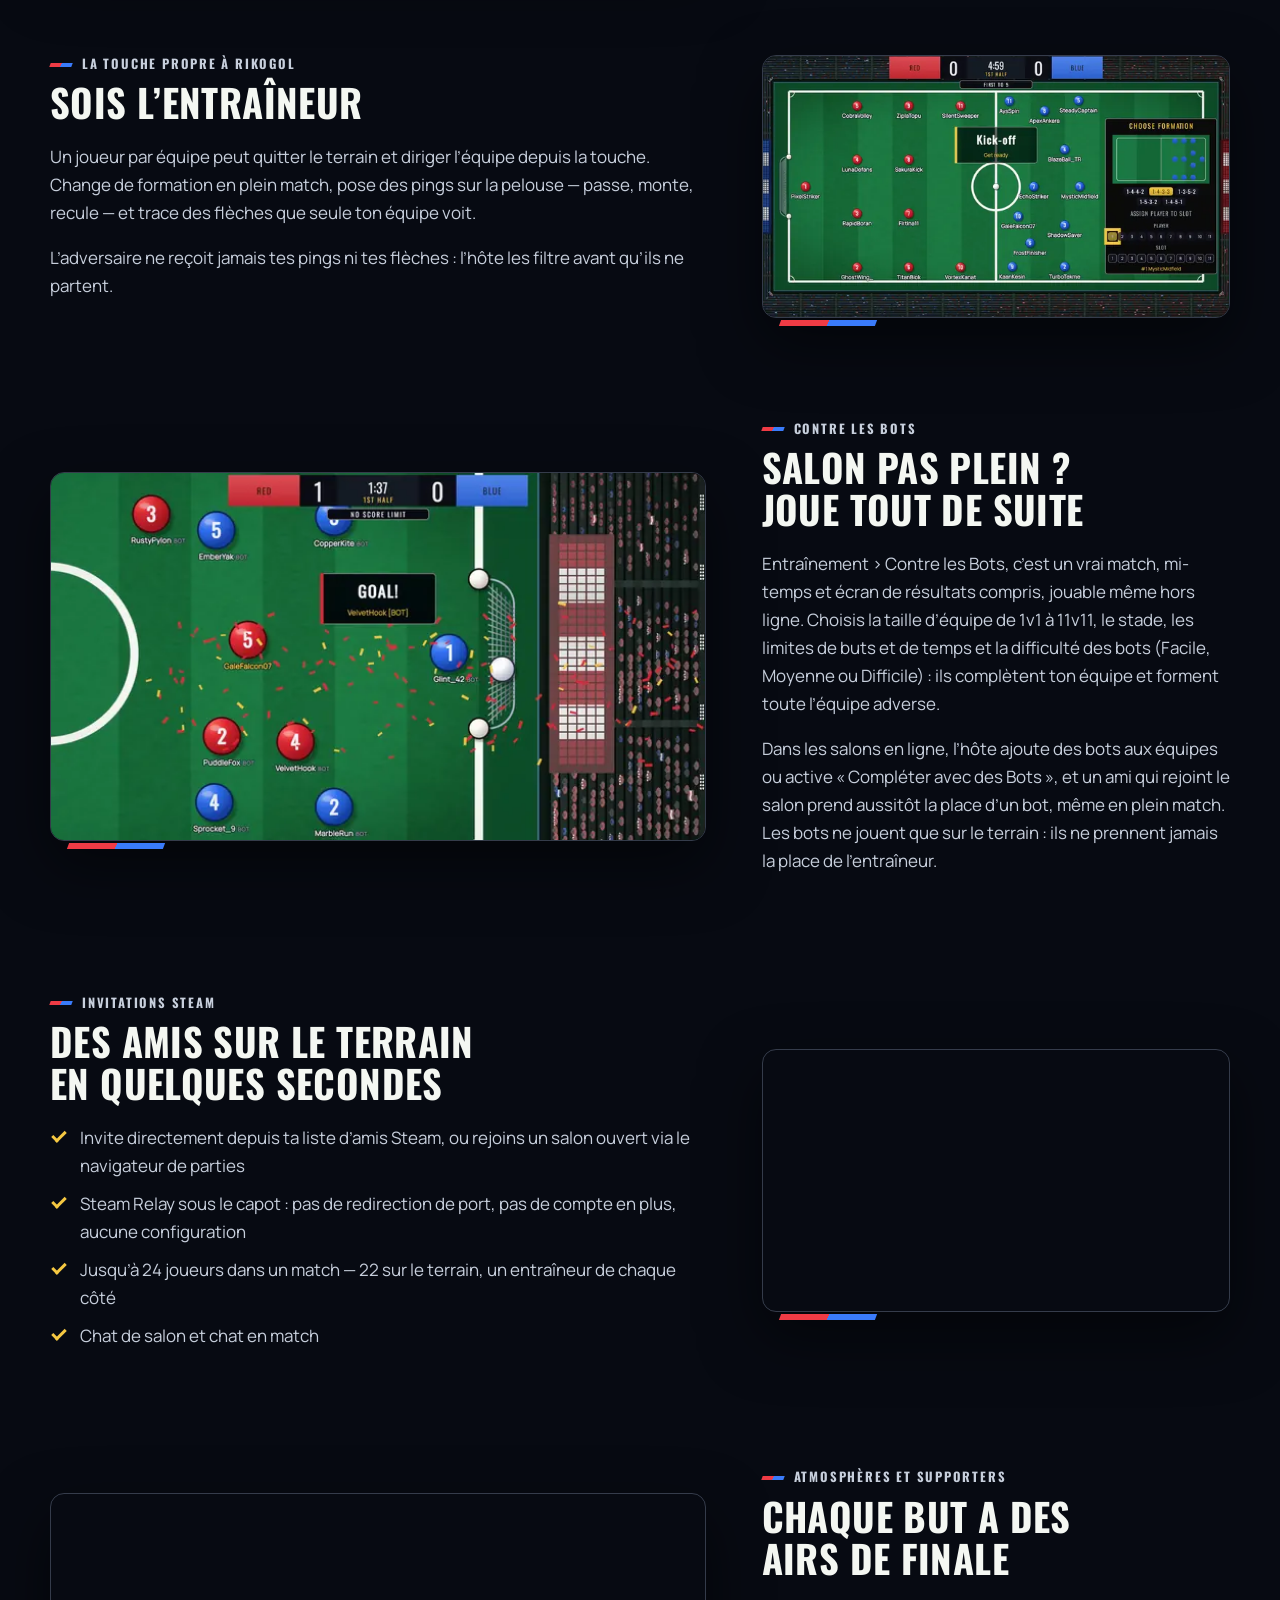
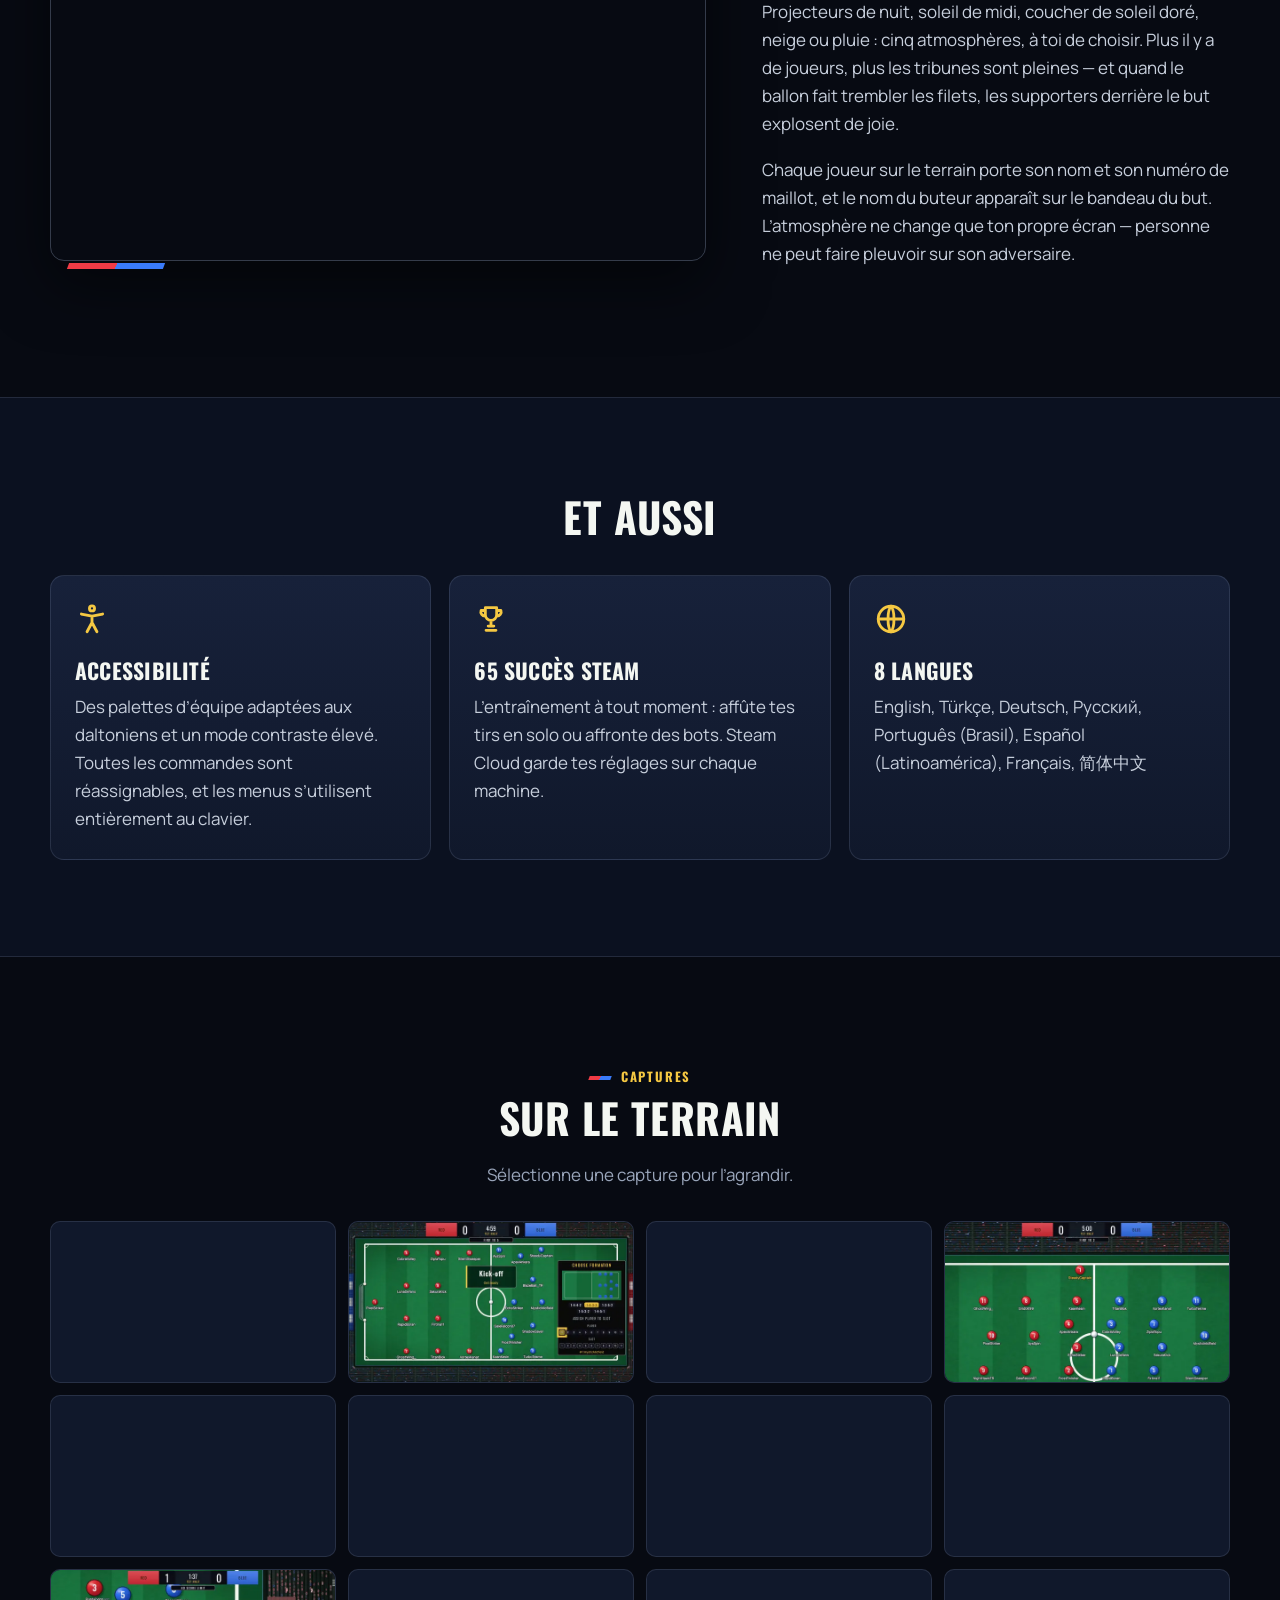
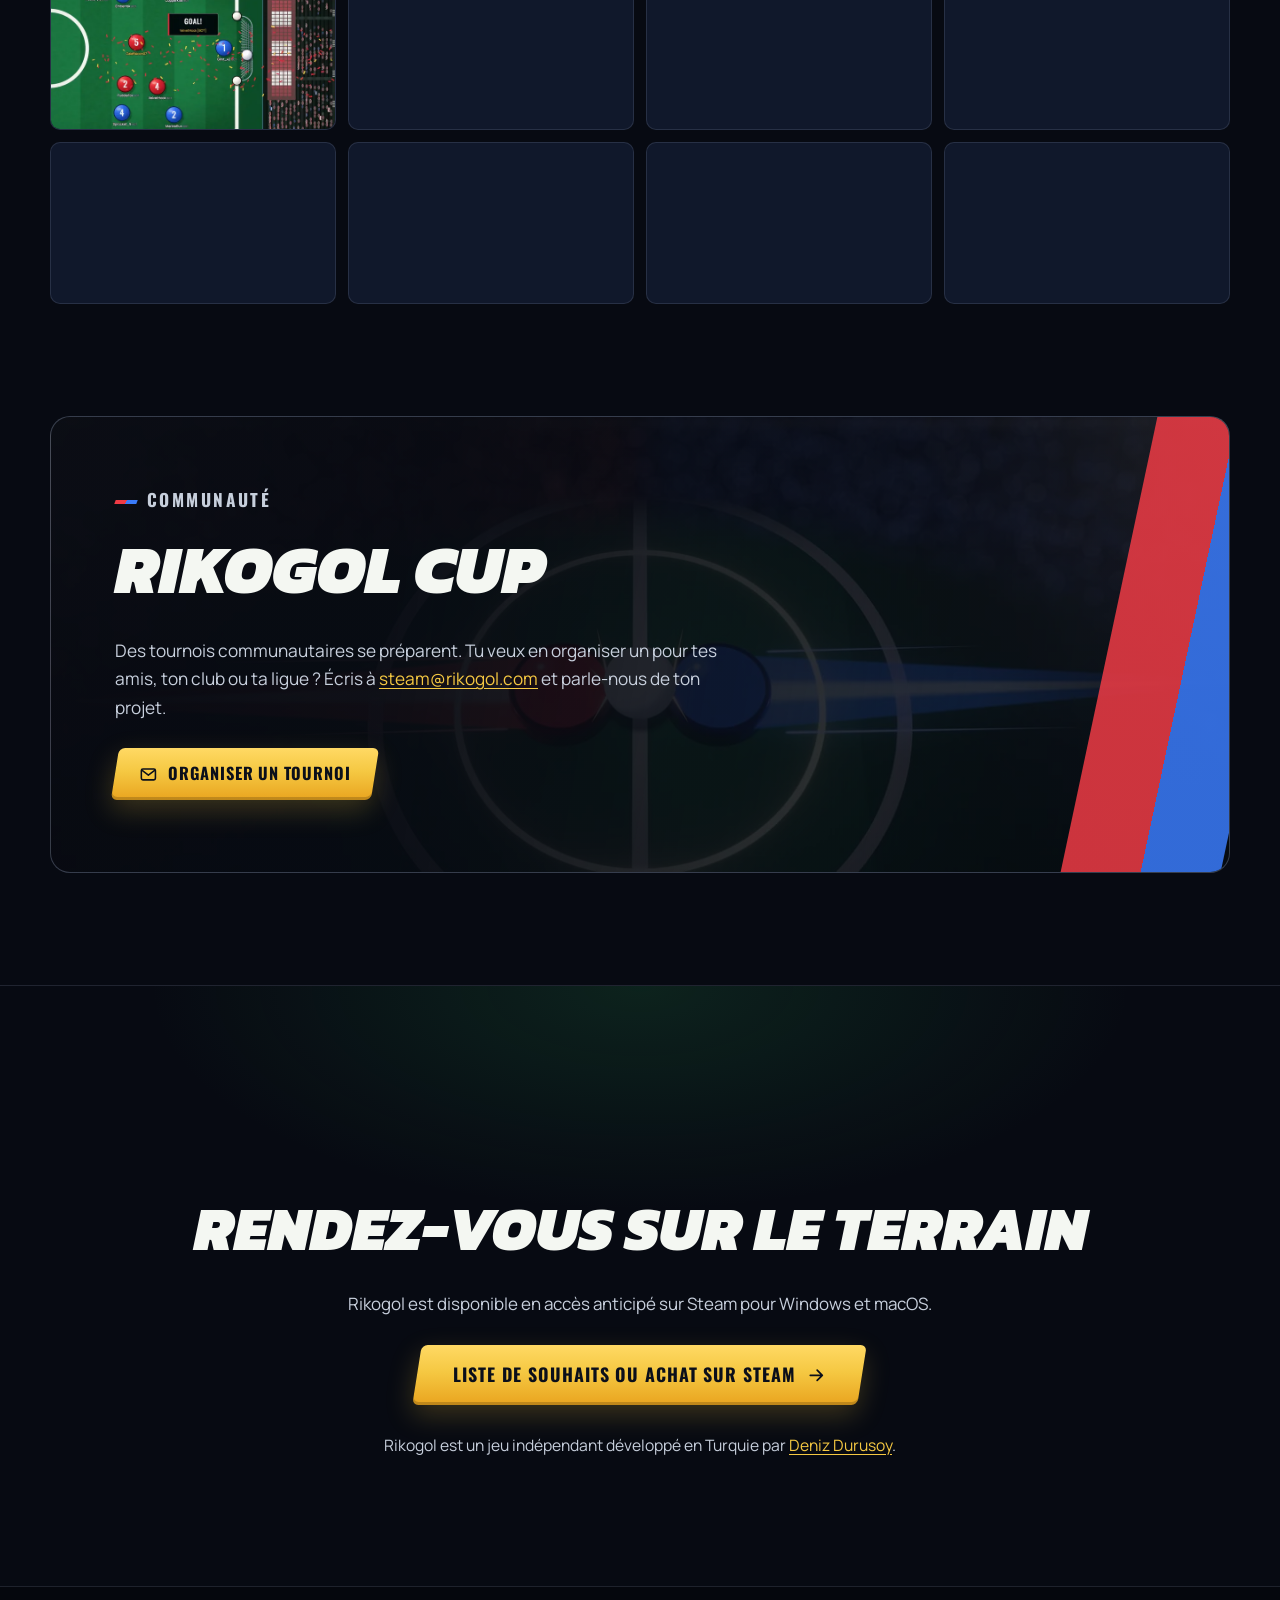
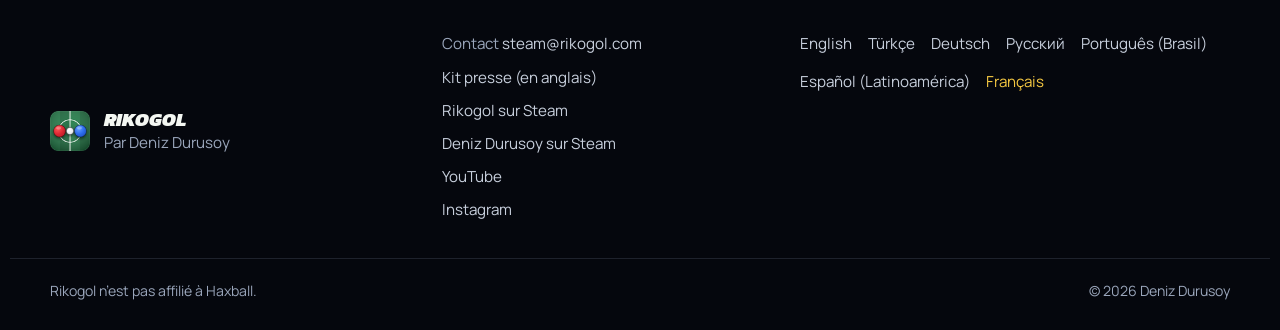
<file: fr/index.html>
<!doctype html>
<html lang="fr" dir="ltr">
<head>
<meta charset="utf-8">
<meta name="viewport" content="width=device-width, initial-scale=1">
<meta http-equiv="Content-Security-Policy" content="default-src 'self'; img-src 'self' data:; media-src 'self'; font-src 'self'; style-src 'self'; script-src 'self'; frame-src https://store.steampowered.com; connect-src 'self'; object-src 'none'; base-uri 'self'; form-action 'self'">
<title>Rikogol — Foot arcade à la physique réelle, en ligne entre amis</title>
<meta name="description" content="Du foot arcade à la physique bien réelle, en ligne avec tes amis : du duel 1v1 au derby 11v11 avec un entraîneur de chaque côté. En accès anticipé sur Steam.">
<link rel="canonical" href="https://rikogol.com/fr/">
<link rel="alternate" hreflang="en" href="https://rikogol.com/">
<link rel="alternate" hreflang="tr" href="https://rikogol.com/tr/">
<link rel="alternate" hreflang="de" href="https://rikogol.com/de/">
<link rel="alternate" hreflang="ru" href="https://rikogol.com/ru/">
<link rel="alternate" hreflang="pt-BR" href="https://rikogol.com/pt-br/">
<link rel="alternate" hreflang="es-419" href="https://rikogol.com/es/">
<link rel="alternate" hreflang="fr" href="https://rikogol.com/fr/">
<link rel="alternate" hreflang="x-default" href="https://rikogol.com/">
<meta name="theme-color" content="#070a12">
<meta name="color-scheme" content="dark">
<link rel="preload" href="/assets/fonts/oswald-bold.woff2" as="font" type="font/woff2" crossorigin>
<link rel="preload" href="/assets/fonts/manrope-regular.woff2" as="font" type="font/woff2" crossorigin>
<link rel="preload" as="image" href="/assets/img/hero/rikogol-hero-1920.webp" imagesrcset="/assets/img/hero/rikogol-hero-960.webp 960w, /assets/img/hero/rikogol-hero-1440.webp 1440w, /assets/img/hero/rikogol-hero-1920.webp 1920w, /assets/img/hero/rikogol-hero-2560.webp 2560w" imagesizes="100vw" fetchpriority="high">
<link rel="stylesheet" href="/assets/css/site.min.css">
<link rel="icon" href="/favicon.ico" sizes="16x16 32x32 48x48">
<link rel="icon" href="/assets/img/icons/icon-192.png" type="image/png" sizes="192x192">
<link rel="apple-touch-icon" href="/assets/img/icons/apple-touch-icon.png">
<link rel="manifest" href="/site.webmanifest">
<meta property="og:type" content="website">
<meta property="og:site_name" content="Rikogol">
<meta property="og:title" content="Rikogol — Foot arcade à la physique réelle, en ligne entre amis">
<meta property="og:description" content="Du foot arcade à la physique bien réelle, en ligne avec tes amis : du duel 1v1 au derby 11v11 avec un entraîneur de chaque côté. En accès anticipé sur Steam.">
<meta property="og:url" content="https://rikogol.com/fr/">
<meta property="og:locale" content="fr_FR">
<meta property="og:locale:alternate" content="en_US">
<meta property="og:locale:alternate" content="tr_TR">
<meta property="og:locale:alternate" content="de_DE">
<meta property="og:locale:alternate" content="ru_RU">
<meta property="og:locale:alternate" content="pt_BR">
<meta property="og:locale:alternate" content="es_LA">
<meta property="og:image" content="https://rikogol.com/press/files/rikogol-main-capsule.jpg">
<meta property="og:image:type" content="image/jpeg">
<meta property="og:image:width" content="1232">
<meta property="og:image:height" content="706">
<meta property="og:image:alt" content="Illustration de Rikogol : un disque rouge et un disque bleu se disputent le ballon au point central, sous le logo Rikogol.">
<meta name="twitter:card" content="summary_large_image">
<meta name="twitter:title" content="Rikogol — Foot arcade à la physique réelle, en ligne entre amis">
<meta name="twitter:description" content="Du foot arcade à la physique bien réelle, en ligne avec tes amis : du duel 1v1 au derby 11v11 avec un entraîneur de chaque côté. En accès anticipé sur Steam.">
<meta name="twitter:image" content="https://rikogol.com/press/files/rikogol-main-capsule.jpg">
<meta name="twitter:image:alt" content="Illustration de Rikogol : un disque rouge et un disque bleu se disputent le ballon au point central, sous le logo Rikogol.">
<script type="application/ld+json">{
 "@context": "https://schema.org",
 "@type": "VideoGame",
 "name": "Rikogol",
 "url": "https://rikogol.com/fr/",
 "sameAs": [
  "https://store.steampowered.com/app/4492690/Rikogol/",
  "https://www.youtube.com/@rikogolgame",
  "https://www.instagram.com/rikogolgame/"
 ],
 "description": "Du foot arcade à la physique bien réelle, en ligne avec tes amis : du duel 1v1 au derby 11v11 avec un entraîneur de chaque côté. En accès anticipé sur Steam.",
 "image": "https://rikogol.com/press/files/rikogol-main-capsule.jpg",
 "gamePlatform": [
  "PC",
  "Mac"
 ],
 "operatingSystem": "Windows, macOS",
 "applicationCategory": "Game",
 "genre": [
  "Sports",
  "Arcade"
 ],
 "playMode": [
  "SinglePlayer",
  "MultiPlayer"
 ],
 "numberOfPlayers": {
  "@type": "QuantitativeValue",
  "minValue": 1,
  "maxValue": 24
 },
 "datePublished": "2026-09-14",
 "inLanguage": [
  "en",
  "tr",
  "de",
  "ru",
  "pt-BR",
  "es-419",
  "fr",
  "zh-CN"
 ],
 "author": {
  "@type": "Person",
  "name": "Deniz Durusoy",
  "url": "https://store.steampowered.com/developer/denizdurusoy"
 },
 "publisher": {
  "@type": "Person",
  "name": "Deniz Durusoy",
  "url": "https://store.steampowered.com/developer/denizdurusoy"
 }
}</script>
<script src="/assets/js/site.js" defer></script>
</head>
<body>
<a class="skip-link" href="#main">Aller au contenu</a>
<header class="site-header">
<div class="wrap header-inner">
<a class="brand" href="/fr/"><img src="/assets/img/icons/icon-64.png" width="32" height="32" alt=""><span lang="en">Rikogol</span></a>
<nav class="main-nav" aria-label="Menu principal">
<ul>
<li><a href="#features">Points forts</a></li>
<li><a href="#screenshots">Captures</a></li>
<li><a href="#community">Communauté</a></li>
<li><a href="/press/">Kit presse</a></li>
</ul>
</nav>
<details class="lang" data-lang-menu>
<summary aria-label="Langue: Français"><svg class="icon" viewBox="0 0 24 24" width="24" height="24" fill="none" stroke="currentColor" stroke-width="2" stroke-linecap="round" stroke-linejoin="round" aria-hidden="true" focusable="false"><circle cx="12" cy="12" r="9"/><path d="M3 12h18M12 3c2.8 3 2.8 15 0 18M12 3c-2.8 3-2.8 15 0 18"/></svg><span>FR</span><svg class="icon chev" viewBox="0 0 24 24" width="24" height="24" fill="none" stroke="currentColor" stroke-width="2" stroke-linecap="round" stroke-linejoin="round" aria-hidden="true" focusable="false"><path d="M7 10l5 5 5-5"/></svg></summary>
<ul class="lang-list">
<li><a href="/" hreflang="en" lang="en"><span>English</span><span class="lang-code">EN</span></a></li>
<li><a href="/tr/" hreflang="tr" lang="tr"><span>Türkçe</span><span class="lang-code">TR</span></a></li>
<li><a href="/de/" hreflang="de" lang="de"><span>Deutsch</span><span class="lang-code">DE</span></a></li>
<li><a href="/ru/" hreflang="ru" lang="ru"><span>Русский</span><span class="lang-code">RU</span></a></li>
<li><a href="/pt-br/" hreflang="pt-BR" lang="pt-BR"><span>Português (Brasil)</span><span class="lang-code">PT-BR</span></a></li>
<li><a href="/es/" hreflang="es-419" lang="es-419"><span>Español (Latinoamérica)</span><span class="lang-code">ES</span></a></li>
<li><a href="/fr/" hreflang="fr" lang="fr" aria-current="page"><span>Français</span><span class="lang-code">FR</span></a></li>
</ul>
</details>
</div>
</header>
<main id="main">
<section class="hero" aria-labelledby="hero-title">
<div class="hero-art">
<img class="hero-bg" src="/assets/img/hero/rikogol-hero-1920.webp" srcset="/assets/img/hero/rikogol-hero-960.webp 960w, /assets/img/hero/rikogol-hero-1440.webp 1440w, /assets/img/hero/rikogol-hero-1920.webp 1920w, /assets/img/hero/rikogol-hero-2560.webp 2560w" sizes="100vw" width="1920" height="620" alt="" fetchpriority="high">
<h1 class="hero-logo" id="hero-title"><img src="/assets/img/logo/rikogol-logo-1280.webp" srcset="/assets/img/logo/rikogol-logo-480.webp 480w, /assets/img/logo/rikogol-logo-720.webp 720w, /assets/img/logo/rikogol-logo-960.webp 960w, /assets/img/logo/rikogol-logo-1280.webp 1280w" sizes="(min-width: 720px) 600px, 84vw" width="1280" height="362" alt="Rikogol"></h1>
</div>
<div class="wrap hero-text">
<p class="tagline">Du foot arcade à la physique bien réelle, en ligne avec tes amis.</p>
<p class="lede">Du duel 1v1 au derby 11v11 avec un entraîneur de chaque côté. Deux commandes, zéro statistique, ni faute ni hors-jeu — juste du talent.</p>
<div class="cta-row">
<a class="btn btn-primary" href="https://store.steampowered.com/app/4492690/Rikogol/"><span>Liste de souhaits ou achat sur <span lang="en">Steam</span></span><svg class="icon" viewBox="0 0 24 24" width="24" height="24" fill="none" stroke="currentColor" stroke-width="2" stroke-linecap="round" stroke-linejoin="round" aria-hidden="true" focusable="false"><path d="M5 12h14M13 6l6 6-6 6"/></svg></a>
<a class="btn btn-ghost" href="#trailer" data-play-trailer><svg class="icon" viewBox="0 0 24 24" width="24" height="24" fill="none" stroke="currentColor" stroke-width="2" stroke-linecap="round" stroke-linejoin="round" aria-hidden="true" focusable="false"><path d="M8 5.5v13l11-6.5z" fill="currentColor" stroke="none"/></svg><span>Voir la bande-annonce</span></a>
</div>
<ul class="facts">
<li>Accès anticipé</li>
<li><span lang="en">Windows</span> et <span lang="en">macOS</span></li>
<li>Jusqu’à 24 joueurs</li>
<li>8 langues</li>
</ul>
</div>
<div class="wrap">
<figure class="trailer" id="trailer">
<div class="video-shell" data-video>
<video controls preload="none" playsinline poster="/assets/video/rikogol-trailer-poster.webp" width="1280" height="720" aria-label="Bande-annonce de gameplay">
<source src="/assets/video/rikogol-trailer.mp4" type="video/mp4">
<p>Ton navigateur ne peut pas lire cette vidéo. <a href="/assets/video/rikogol-trailer.mp4">Télécharger la bande-annonce (MP4)</a></p>
</video>
<button type="button" class="video-play" hidden><span class="video-play-disc"><svg class="icon" viewBox="0 0 24 24" width="24" height="24" fill="none" stroke="currentColor" stroke-width="2" stroke-linecap="round" stroke-linejoin="round" aria-hidden="true" focusable="false"><path d="M8 5.5v13l11-6.5z" fill="currentColor" stroke="none"/></svg></span><span class="video-play-label">Lancer la bande-annonce</span></button>
</div>
<figcaption>Rikogol — Bande-annonce de gameplay (0:50) · en anglais (version française sur la page Steam)</figcaption>
</figure>
</div>
</section>

<section class="band" aria-labelledby="band-title">
<div class="wrap band-inner">
<div class="band-text">
<p class="kicker">Disponible</p>
<h2 id="band-title">Jouable dès maintenant en accès anticipé</h2>
<p>Rikogol est sorti sur Steam le 14 septembre 2026. Depuis la dernière mise à jour (v1.8), jouer au foot en ligne ne demande plus qu’une pression : Partie Rapide te fait entrer dans un salon ouvert (si une partie y est en cours, directement sur le terrain) ou, si elle n’en trouve aucun, lance ton propre 3v3 contre des bots et le laisse ouvert à tous ceux qui veulent le rejoindre.</p>
<p><a class="text-link" href="https://steamcommunity.com/games/4492690/announcements/detail/687519061335082796?l=french">Lire les notes de mise à jour<svg class="icon icon-sm" viewBox="0 0 24 24" width="24" height="24" fill="none" stroke="currentColor" stroke-width="2" stroke-linecap="round" stroke-linejoin="round" aria-hidden="true" focusable="false"><path d="M14 5h5v5M19 5l-8 8M18 14v5H5V6h5"/></svg></a></p>
</div>
<div class="widget-shell" data-widget-src="https://store.steampowered.com/widget/4492690/?l=french" data-widget-title="Rikogol sur Steam">
<noscript><iframe src="https://store.steampowered.com/widget/4492690/?l=french" title="Rikogol sur Steam" width="646" height="190" loading="lazy"></iframe></noscript>
</div>
</div>
</section>

<section class="pitch" aria-labelledby="pitch-title">
<div class="wrap pitch-inner">
<p class="kicker">Le jeu</p>
<h2 id="pitch-title" class="display">Bouge. Tire. Marque.</h2>
<p>Rikogol, c’est du football arcade que tu joues en ligne avec tes amis. Deux commandes — bouger et tirer — et un moteur physique s’occupe du reste : chaque passe, chaque rebond sur le mur, chaque tir qui frôle le poteau et rentre. Pas de stats de joueurs, pas de dés, pas de fautes, pas de hors-jeu. Tu gagnes, tu l’as mérité. Tu perds, tu sais exactement pourquoi.</p><p>Si tu as grandi avec le foot physique vu du dessus dans un onglet de navigateur, tu sais déjà jouer. Aujourd’hui, ça vit sur Steam — avec des salons, ta liste d’amis et un terrain à 24 joueurs.</p>
<p class="fans">Pensé pour les fans de foot physique à la Haxball, et pour tous ceux qui veulent un match rapide entre amis.</p>
</div>
</section>

<div class="features wrap" id="features">
<section class="feature " id="match-sizes" aria-labelledby="match-sizes-title">
<div class="feature-media">
<img src="/assets/img/screens/rikogol-screenshot-07-1280.webp" srcset="/assets/img/screens/rikogol-screenshot-07-640.webp 640w, /assets/img/screens/rikogol-screenshot-07-960.webp 960w, /assets/img/screens/rikogol-screenshot-07-1280.webp 1280w" sizes="(min-width: 960px) 620px, 92vw" width="1280" height="720" loading="lazy" decoding="async" alt="Les deux équipes alignées pour le coup d’envoi d’un 11v11, tribunes pleines de supporters rouges et bleus.">
</div>
<div class="feature-text">
<p class="kicker">Du 1v1 au 11v11</p>
<h2 id="match-sizes-title">Du duel 1v1 au derby 11v11</h2>
<p>Règle ça en un contre un sur un minuscule terrain, enchaîne des 3v3 rapides, ou remplis un stade immense avec 22 joueurs et un entraîneur de chaque côté. Quatre stades, des équipes de 1 à 11, et les règles du salon t’appartiennent : limite de buts, chrono, puissance de tir, mot de passe.</p>
<p class="stat"><span class="stat-num">24</span><span class="stat-text">joueurs dans un même match : 22 sur le terrain, un entraîneur de chaque côté</span></p>
</div>
</section>
<section class="feature feature-flip" id="head-coach" aria-labelledby="head-coach-title">
<div class="feature-media">
<img src="/assets/img/screens/rikogol-screenshot-02-1280.webp" srcset="/assets/img/screens/rikogol-screenshot-02-640.webp 640w, /assets/img/screens/rikogol-screenshot-02-960.webp 960w, /assets/img/screens/rikogol-screenshot-02-1280.webp 1280w" sizes="(min-width: 960px) 620px, 92vw" width="1280" height="720" loading="lazy" decoding="async" alt="Coup d’envoi d’un match 11v11 pendant qu’un entraîneur choisit la formation sur le tableau tactique.">
</div>
<div class="feature-text">
<p class="kicker">La touche propre à <span lang="en">Rikogol</span></p>
<h2 id="head-coach-title">Sois l’entraîneur</h2>
<p>Un joueur par équipe peut quitter le terrain et diriger l’équipe depuis la touche. Change de formation en plein match, pose des pings sur la pelouse — passe, monte, recule — et trace des flèches que seule ton équipe voit.</p>
<p>L’adversaire ne reçoit jamais tes pings ni tes flèches : l’hôte les filtre avant qu’ils ne partent.</p>
</div>
</section>
<section class="feature " id="bots" aria-labelledby="bots-title">
<div class="feature-media">
<img src="/assets/img/screens/rikogol-screenshot-05-1280.webp" srcset="/assets/img/screens/rikogol-screenshot-05-640.webp 640w, /assets/img/screens/rikogol-screenshot-05-960.webp 960w, /assets/img/screens/rikogol-screenshot-05-1280.webp 1280w" sizes="(min-width: 960px) 620px, 92vw" width="1280" height="720" loading="lazy" decoding="async" alt="Un bot marque : le bandeau de but affiche son nom pendant que les confettis volent autour du filet.">
</div>
<div class="feature-text">
<p class="kicker">Contre les Bots</p>
<h2 id="bots-title">Salon pas plein ? Joue tout de suite</h2>
<p>Entraînement › Contre les Bots, c’est un vrai match, mi-temps et écran de résultats compris, jouable même hors ligne. Choisis la taille d’équipe de 1v1 à 11v11, le stade, les limites de buts et de temps et la difficulté des bots (Facile, Moyenne ou Difficile) : ils complètent ton équipe et forment toute l’équipe adverse.</p>
<p>Dans les salons en ligne, l’hôte ajoute des bots aux équipes ou active « Compléter avec des Bots », et un ami qui rejoint le salon prend aussitôt la place d’un bot, même en plein match. Les bots ne jouent que sur le terrain : ils ne prennent jamais la place de l’entraîneur.</p>
</div>
</section>
<section class="feature feature-flip" id="invites" aria-labelledby="invites-title">
<div class="feature-media">
<img src="/assets/img/screens/rikogol-screenshot-03-1280.webp" srcset="/assets/img/screens/rikogol-screenshot-03-640.webp 640w, /assets/img/screens/rikogol-screenshot-03-960.webp 960w, /assets/img/screens/rikogol-screenshot-03-1280.webp 1280w" sizes="(min-width: 960px) 620px, 92vw" width="1280" height="720" loading="lazy" decoding="async" alt="Le salon : deux équipes de onze au complet et les réglages de l’hôte pour le stade, la taille d’équipe, les limites de buts et de temps, la puissance de tir, le mode entraîneur et le mot de passe.">
</div>
<div class="feature-text">
<p class="kicker">Invitations <span lang="en">Steam</span></p>
<h2 id="invites-title">Des amis sur le terrain en quelques secondes</h2>
<ul class="ticks">
<li>Invite directement depuis ta liste d’amis Steam, ou rejoins un salon ouvert via le navigateur de parties</li>
<li>Steam Relay sous le capot : pas de redirection de port, pas de compte en plus, aucune configuration</li>
<li>Jusqu’à 24 joueurs dans un match — 22 sur le terrain, un entraîneur de chaque côté</li>
<li>Chat de salon et chat en match</li>
</ul>
</div>
</section>
<section class="feature " id="atmospheres" aria-labelledby="atmospheres-title">
<div class="feature-media">
<img src="/assets/img/screens/rikogol-screenshot-10-1280.webp" srcset="/assets/img/screens/rikogol-screenshot-10-640.webp 640w, /assets/img/screens/rikogol-screenshot-10-960.webp 960w, /assets/img/screens/rikogol-screenshot-10-1280.webp 1280w" sizes="(min-width: 960px) 620px, 92vw" width="1280" height="720" loading="lazy" decoding="async" alt="Un match sous la pluie : les gouttes rebondissent sur la pelouse, près d’une tribune pleine.">
</div>
<div class="feature-text">
<p class="kicker">Atmosphères et supporters</p>
<h2 id="atmospheres-title">Chaque but a des airs de finale</h2>
<p>Projecteurs de nuit, soleil de midi, coucher de soleil doré, neige ou pluie : cinq atmosphères, à toi de choisir. Plus il y a de joueurs, plus les tribunes sont pleines — et quand le ballon fait trembler les filets, les supporters derrière le but explosent de joie.</p>
<p>Chaque joueur sur le terrain porte son nom et son numéro de maillot, et le nom du buteur apparaît sur le bandeau du but. L’atmosphère ne change que ton propre écran — personne ne peut faire pleuvoir sur son adversaire.</p>
</div>
</section>
</div>

<section class="extras-section" aria-labelledby="extras-title">
<div class="wrap">
<h2 id="extras-title" class="section-title">Et aussi</h2>
<ul class="extras">
<li class="extra"><svg class="extra-icon" viewBox="0 0 24 24" width="24" height="24" fill="none" stroke="currentColor" stroke-width="2" stroke-linecap="round" stroke-linejoin="round" aria-hidden="true" focusable="false"><circle cx="12" cy="4.5" r="1.8"/><path d="M4.5 8.5 12 10l7.5-1.5M12 10v4.5M8.5 21l3.5-6.5 3.5 6.5"/></svg><h3>Accessibilité</h3><p>Des palettes d’équipe adaptées aux daltoniens et un mode contraste élevé. Toutes les commandes sont réassignables, et les menus s’utilisent entièrement au clavier.</p></li>
<li class="extra"><svg class="extra-icon" viewBox="0 0 24 24" width="24" height="24" fill="none" stroke="currentColor" stroke-width="2" stroke-linecap="round" stroke-linejoin="round" aria-hidden="true" focusable="false"><path d="M8 4h8v5a4 4 0 0 1-8 0zM8 6H5a3 3 0 0 0 3 4M16 6h3a3 3 0 0 1-3 4M12 13v4M8.5 20h7M10 17h4"/></svg><h3>65 succès <span lang="en">Steam</span></h3><p>L’entraînement à tout moment : affûte tes tirs en solo ou affronte des bots. Steam Cloud garde tes réglages sur chaque machine.</p></li>
<li class="extra"><svg class="extra-icon" viewBox="0 0 24 24" width="24" height="24" fill="none" stroke="currentColor" stroke-width="2" stroke-linecap="round" stroke-linejoin="round" aria-hidden="true" focusable="false"><circle cx="12" cy="12" r="9"/><path d="M3 12h18M12 3c2.8 3 2.8 15 0 18M12 3c-2.8 3-2.8 15 0 18"/></svg><h3>8 langues</h3><p><span lang="en">English</span>, <span lang="tr">Türkçe</span>, <span lang="de">Deutsch</span>, <span lang="ru">Русский</span>, <span lang="pt-BR">Português (Brasil)</span>, <span lang="es-419">Español (Latinoamérica)</span>, <span lang="fr">Français</span>, <span lang="zh-CN">简体中文</span></p></li>
</ul>
</div>
</section>

<section class="gallery-section" id="screenshots" aria-labelledby="gallery-title">
<div class="wrap">
<div class="section-head">
<p class="kicker">Captures</p>
<h2 id="gallery-title" class="section-title">Sur le terrain</h2>
<p class="hint">Sélectionne une capture pour l’agrandir.</p>
</div>
<ul class="gallery" data-gallery>
<li><a class="shot" href="/press/files/rikogol-screenshot-01.jpg" data-large="/assets/img/screens/rikogol-screenshot-01-1280.webp"><img src="/assets/img/screens/rikogol-screenshot-01-640.webp" srcset="/assets/img/screens/rikogol-screenshot-01-640.webp 640w, /assets/img/screens/rikogol-screenshot-01-1280.webp 1280w" sizes="(min-width: 1180px) 276px, (min-width: 720px) 23vw, 46vw" width="640" height="360" loading="lazy" decoding="async" alt="But ! Le bandeau de but affiche le nom du buteur pendant que les confettis tombent devant une tribune pleine."></a></li>
<li><a class="shot" href="/press/files/rikogol-screenshot-02.jpg" data-large="/assets/img/screens/rikogol-screenshot-02-1280.webp"><img src="/assets/img/screens/rikogol-screenshot-02-640.webp" srcset="/assets/img/screens/rikogol-screenshot-02-640.webp 640w, /assets/img/screens/rikogol-screenshot-02-1280.webp 1280w" sizes="(min-width: 1180px) 276px, (min-width: 720px) 23vw, 46vw" width="640" height="360" loading="lazy" decoding="async" alt="Coup d’envoi d’un match 11v11 pendant qu’un entraîneur choisit la formation sur le tableau tactique."></a></li>
<li><a class="shot" href="/press/files/rikogol-screenshot-12.jpg" data-large="/assets/img/screens/rikogol-screenshot-12-1280.webp"><img src="/assets/img/screens/rikogol-screenshot-12-640.webp" srcset="/assets/img/screens/rikogol-screenshot-12-640.webp 640w, /assets/img/screens/rikogol-screenshot-12-1280.webp 1280w" sizes="(min-width: 1180px) 276px, (min-width: 720px) 23vw, 46vw" width="640" height="360" loading="lazy" decoding="async" alt="Un ping de l’entraîneur et une flèche de passe sur un terrain bien rempli."></a></li>
<li><a class="shot" href="/press/files/rikogol-screenshot-07.jpg" data-large="/assets/img/screens/rikogol-screenshot-07-1280.webp"><img src="/assets/img/screens/rikogol-screenshot-07-640.webp" srcset="/assets/img/screens/rikogol-screenshot-07-640.webp 640w, /assets/img/screens/rikogol-screenshot-07-1280.webp 1280w" sizes="(min-width: 1180px) 276px, (min-width: 720px) 23vw, 46vw" width="640" height="360" loading="lazy" decoding="async" alt="Les deux équipes alignées pour le coup d’envoi d’un 11v11, tribunes pleines de supporters rouges et bleus."></a></li>
<li><a class="shot" href="/press/files/rikogol-screenshot-10.jpg" data-large="/assets/img/screens/rikogol-screenshot-10-1280.webp"><img src="/assets/img/screens/rikogol-screenshot-10-640.webp" srcset="/assets/img/screens/rikogol-screenshot-10-640.webp 640w, /assets/img/screens/rikogol-screenshot-10-1280.webp 1280w" sizes="(min-width: 1180px) 276px, (min-width: 720px) 23vw, 46vw" width="640" height="360" loading="lazy" decoding="async" alt="Un match sous la pluie : les gouttes rebondissent sur la pelouse, près d’une tribune pleine."></a></li>
<li><a class="shot" href="/press/files/rikogol-screenshot-06.jpg" data-large="/assets/img/screens/rikogol-screenshot-06-1280.webp"><img src="/assets/img/screens/rikogol-screenshot-06-640.webp" srcset="/assets/img/screens/rikogol-screenshot-06-640.webp 640w, /assets/img/screens/rikogol-screenshot-06-1280.webp 1280w" sizes="(min-width: 1180px) 276px, (min-width: 720px) 23vw, 46vw" width="640" height="360" loading="lazy" decoding="async" alt="Un duel en un contre un sous la neige."></a></li>
<li><a class="shot" href="/press/files/rikogol-screenshot-11.jpg" data-large="/assets/img/screens/rikogol-screenshot-11-1280.webp"><img src="/assets/img/screens/rikogol-screenshot-11-640.webp" srcset="/assets/img/screens/rikogol-screenshot-11-640.webp 640w, /assets/img/screens/rikogol-screenshot-11-1280.webp 1280w" sizes="(min-width: 1180px) 276px, (min-width: 720px) 23vw, 46vw" width="640" height="360" loading="lazy" decoding="async" alt="Un match sous un coucher de soleil doré : un joueur file vers le but, ballon au pied."></a></li>
<li><a class="shot" href="/press/files/rikogol-screenshot-09.jpg" data-large="/assets/img/screens/rikogol-screenshot-09-1280.webp"><img src="/assets/img/screens/rikogol-screenshot-09-640.webp" srcset="/assets/img/screens/rikogol-screenshot-09-640.webp 640w, /assets/img/screens/rikogol-screenshot-09-1280.webp 1280w" sizes="(min-width: 1180px) 276px, (min-width: 720px) 23vw, 46vw" width="640" height="360" loading="lazy" decoding="async" alt="Un match de jour près de la ligne médiane, devant des tribunes remplies de supporters rouges et bleus."></a></li>
<li><a class="shot" href="/press/files/rikogol-screenshot-05.jpg" data-large="/assets/img/screens/rikogol-screenshot-05-1280.webp"><img src="/assets/img/screens/rikogol-screenshot-05-640.webp" srcset="/assets/img/screens/rikogol-screenshot-05-640.webp 640w, /assets/img/screens/rikogol-screenshot-05-1280.webp 1280w" sizes="(min-width: 1180px) 276px, (min-width: 720px) 23vw, 46vw" width="640" height="360" loading="lazy" decoding="async" alt="Un bot marque : le bandeau de but affiche son nom pendant que les confettis volent autour du filet."></a></li>
<li><a class="shot" href="/press/files/rikogol-screenshot-04.jpg" data-large="/assets/img/screens/rikogol-screenshot-04-1280.webp"><img src="/assets/img/screens/rikogol-screenshot-04-640.webp" srcset="/assets/img/screens/rikogol-screenshot-04-640.webp 640w, /assets/img/screens/rikogol-screenshot-04-1280.webp 1280w" sizes="(min-width: 1180px) 276px, (min-width: 720px) 23vw, 46vw" width="640" height="360" loading="lazy" decoding="async" alt="Des bots, chacun avec l’étiquette BOT à côté de son nom, s’approchent du but en seconde période."></a></li>
<li><a class="shot" href="/press/files/rikogol-screenshot-14.jpg" data-large="/assets/img/screens/rikogol-screenshot-14-1280.webp"><img src="/assets/img/screens/rikogol-screenshot-14-640.webp" srcset="/assets/img/screens/rikogol-screenshot-14-640.webp 640w, /assets/img/screens/rikogol-screenshot-14-1280.webp 1280w" sizes="(min-width: 1180px) 276px, (min-width: 720px) 23vw, 46vw" width="640" height="360" loading="lazy" decoding="async" alt="Le bandeau de seconde période à la reprise d’un match 11v11 sous la pluie."></a></li>
<li><a class="shot" href="/press/files/rikogol-screenshot-15.jpg" data-large="/assets/img/screens/rikogol-screenshot-15-1280.webp"><img src="/assets/img/screens/rikogol-screenshot-15-640.webp" srcset="/assets/img/screens/rikogol-screenshot-15-640.webp 640w, /assets/img/screens/rikogol-screenshot-15-1280.webp 1280w" sizes="(min-width: 1180px) 276px, (min-width: 720px) 23vw, 46vw" width="640" height="360" loading="lazy" decoding="async" alt="Fin du match : le bandeau de résultat annonce le vainqueur, avec le bouton de retour au salon."></a></li>
<li><a class="shot" href="/press/files/rikogol-screenshot-03.jpg" data-large="/assets/img/screens/rikogol-screenshot-03-1280.webp"><img src="/assets/img/screens/rikogol-screenshot-03-640.webp" srcset="/assets/img/screens/rikogol-screenshot-03-640.webp 640w, /assets/img/screens/rikogol-screenshot-03-1280.webp 1280w" sizes="(min-width: 1180px) 276px, (min-width: 720px) 23vw, 46vw" width="640" height="360" loading="lazy" decoding="async" alt="Le salon : deux équipes de onze au complet et les réglages de l’hôte pour le stade, la taille d’équipe, les limites de buts et de temps, la puissance de tir, le mode entraîneur et le mot de passe."></a></li>
<li><a class="shot" href="/press/files/rikogol-screenshot-13.jpg" data-large="/assets/img/screens/rikogol-screenshot-13-1280.webp"><img src="/assets/img/screens/rikogol-screenshot-13-640.webp" srcset="/assets/img/screens/rikogol-screenshot-13-640.webp 640w, /assets/img/screens/rikogol-screenshot-13-1280.webp 1280w" sizes="(min-width: 1180px) 276px, (min-width: 720px) 23vw, 46vw" width="640" height="360" loading="lazy" decoding="async" alt="Le navigateur de parties, qui liste les salons ouverts avec leur stade, leur taille d’équipe, leur limite de buts et leur durée."></a></li>
<li><a class="shot" href="/press/files/rikogol-screenshot-08.jpg" data-large="/assets/img/screens/rikogol-screenshot-08-1280.webp"><img src="/assets/img/screens/rikogol-screenshot-08-640.webp" srcset="/assets/img/screens/rikogol-screenshot-08-640.webp 640w, /assets/img/screens/rikogol-screenshot-08-1280.webp 1280w" sizes="(min-width: 1180px) 276px, (min-width: 720px) 23vw, 46vw" width="640" height="360" loading="lazy" decoding="async" alt="Un 3v3 autour du rond central, en plein jour."></a></li>
<li><a class="shot" href="/press/files/rikogol-screenshot-16.jpg" data-large="/assets/img/screens/rikogol-screenshot-16-1280.webp"><img src="/assets/img/screens/rikogol-screenshot-16-640.webp" srcset="/assets/img/screens/rikogol-screenshot-16-640.webp 640w, /assets/img/screens/rikogol-screenshot-16-1280.webp 1280w" sizes="(min-width: 1180px) 276px, (min-width: 720px) 23vw, 46vw" width="640" height="360" loading="lazy" decoding="async" alt="Le menu principal (Entraînement, En ligne, Paramètres) sur fond de terrain animé."></a></li>
</ul>
</div>
</section>

<section class="community" id="community" aria-labelledby="community-title">
<div class="wrap">
<div class="community-card">
<p class="kicker">Communauté</p>
<h2 id="community-title" class="display"><span lang="en">Rikogol</span> Cup</h2>
<p>Des tournois communautaires se préparent. Tu veux en organiser un pour tes amis, ton club ou ta ligue ? Écris à <a href="mailto:steam@rikogol.com?subject=Rikogol%20Cup">steam@rikogol.com</a> et parle-nous de ton projet.</p>
<a class="btn btn-primary" href="mailto:steam@rikogol.com?subject=Rikogol%20Cup"><svg class="icon" viewBox="0 0 24 24" width="24" height="24" fill="none" stroke="currentColor" stroke-width="2" stroke-linecap="round" stroke-linejoin="round" aria-hidden="true" focusable="false"><rect x="3" y="5" width="18" height="14" rx="2"/><path d="m4 7 8 6 8-6"/></svg><span>Organiser un tournoi</span></a>
</div>
</div>
</section>

<section class="finale" aria-labelledby="finale-title">
<div class="wrap finale-inner">
<img class="finale-icon" src="/assets/img/icons/icon-192.png" width="96" height="96" alt="" loading="lazy">
<h2 id="finale-title" class="display">Rendez-vous sur le terrain</h2>
<p>Rikogol est disponible en accès anticipé sur Steam pour Windows et macOS.</p>
<a class="btn btn-primary btn-lg" href="https://store.steampowered.com/app/4492690/Rikogol/"><span>Liste de souhaits ou achat sur <span lang="en">Steam</span></span><svg class="icon" viewBox="0 0 24 24" width="24" height="24" fill="none" stroke="currentColor" stroke-width="2" stroke-linecap="round" stroke-linejoin="round" aria-hidden="true" focusable="false"><path d="M5 12h14M13 6l6 6-6 6"/></svg></a>
<p class="dev-line">Rikogol est un jeu indépendant développé en Turquie par <a href="https://store.steampowered.com/developer/denizdurusoy">Deniz Durusoy</a>.</p>
</div>
</section>
</main>
<footer class="site-footer">
<div class="wrap footer-grid">
<div class="footer-brand">
<img src="/assets/img/icons/icon-64.png" width="40" height="40" alt="" loading="lazy">
<p><span class="footer-name" lang="en">Rikogol</span><br>Par Deniz Durusoy</p>
</div>
<nav class="footer-links" aria-label="Liens">
<ul>
<li><span class="footer-label">Contact</span> <a href="mailto:steam@rikogol.com">steam@rikogol.com</a></li>
<li><a href="/press/">Kit presse (en anglais)</a></li>
<li><a href="https://store.steampowered.com/app/4492690/Rikogol/">Rikogol sur Steam</a></li>
<li><a href="https://store.steampowered.com/developer/denizdurusoy">Deniz Durusoy sur Steam</a></li>
<li><a href="https://www.youtube.com/@rikogolgame" rel="me" lang="en">YouTube</a></li>
<li><a href="https://www.instagram.com/rikogolgame/" rel="me" lang="en">Instagram</a></li>
</ul>
</nav>
<nav class="footer-langs" aria-label="Langue">
<ul>
<li><a href="/" hreflang="en" lang="en">English</a></li>
<li><a href="/tr/" hreflang="tr" lang="tr">Türkçe</a></li>
<li><a href="/de/" hreflang="de" lang="de">Deutsch</a></li>
<li><a href="/ru/" hreflang="ru" lang="ru">Русский</a></li>
<li><a href="/pt-br/" hreflang="pt-BR" lang="pt-BR">Português (Brasil)</a></li>
<li><a href="/es/" hreflang="es-419" lang="es-419">Español (Latinoamérica)</a></li>
<li><a href="/fr/" hreflang="fr" lang="fr" aria-current="page">Français</a></li>
</ul>
</nav>
</div>
<div class="wrap footer-legal">
<p>Rikogol n’est pas affilié à Haxball.</p>
<p>© 2026 Deniz Durusoy</p>
</div>
</footer>
<dialog class="lightbox" data-lightbox aria-label="Visionneuse de captures">
<button type="button" class="lb-btn lb-close" data-lb="close" aria-label="Fermer"><svg class="icon" viewBox="0 0 24 24" width="24" height="24" fill="none" stroke="currentColor" stroke-width="2" stroke-linecap="round" stroke-linejoin="round" aria-hidden="true" focusable="false"><path d="M6 6l12 12M18 6 6 18"/></svg></button>
<div class="lb-stage"></div>
<div class="lb-bar">
<p class="lb-caption" aria-live="polite"></p>
<div class="lb-controls">
<button type="button" class="lb-btn" data-lb="prev" aria-label="Capture précédente"><svg class="icon" viewBox="0 0 24 24" width="24" height="24" fill="none" stroke="currentColor" stroke-width="2" stroke-linecap="round" stroke-linejoin="round" aria-hidden="true" focusable="false"><path d="M15 5l-7 7 7 7"/></svg></button>
<span class="lb-count"></span>
<button type="button" class="lb-btn" data-lb="next" aria-label="Capture suivante"><svg class="icon" viewBox="0 0 24 24" width="24" height="24" fill="none" stroke="currentColor" stroke-width="2" stroke-linecap="round" stroke-linejoin="round" aria-hidden="true" focusable="false"><path d="M9 5l7 7-7 7"/></svg></button>
<a class="lb-full" href="#" target="_blank" rel="noopener">Taille réelle (JPG 1920×1080)</a>
</div>
</div>
</dialog>
</body>
</html>
</file>
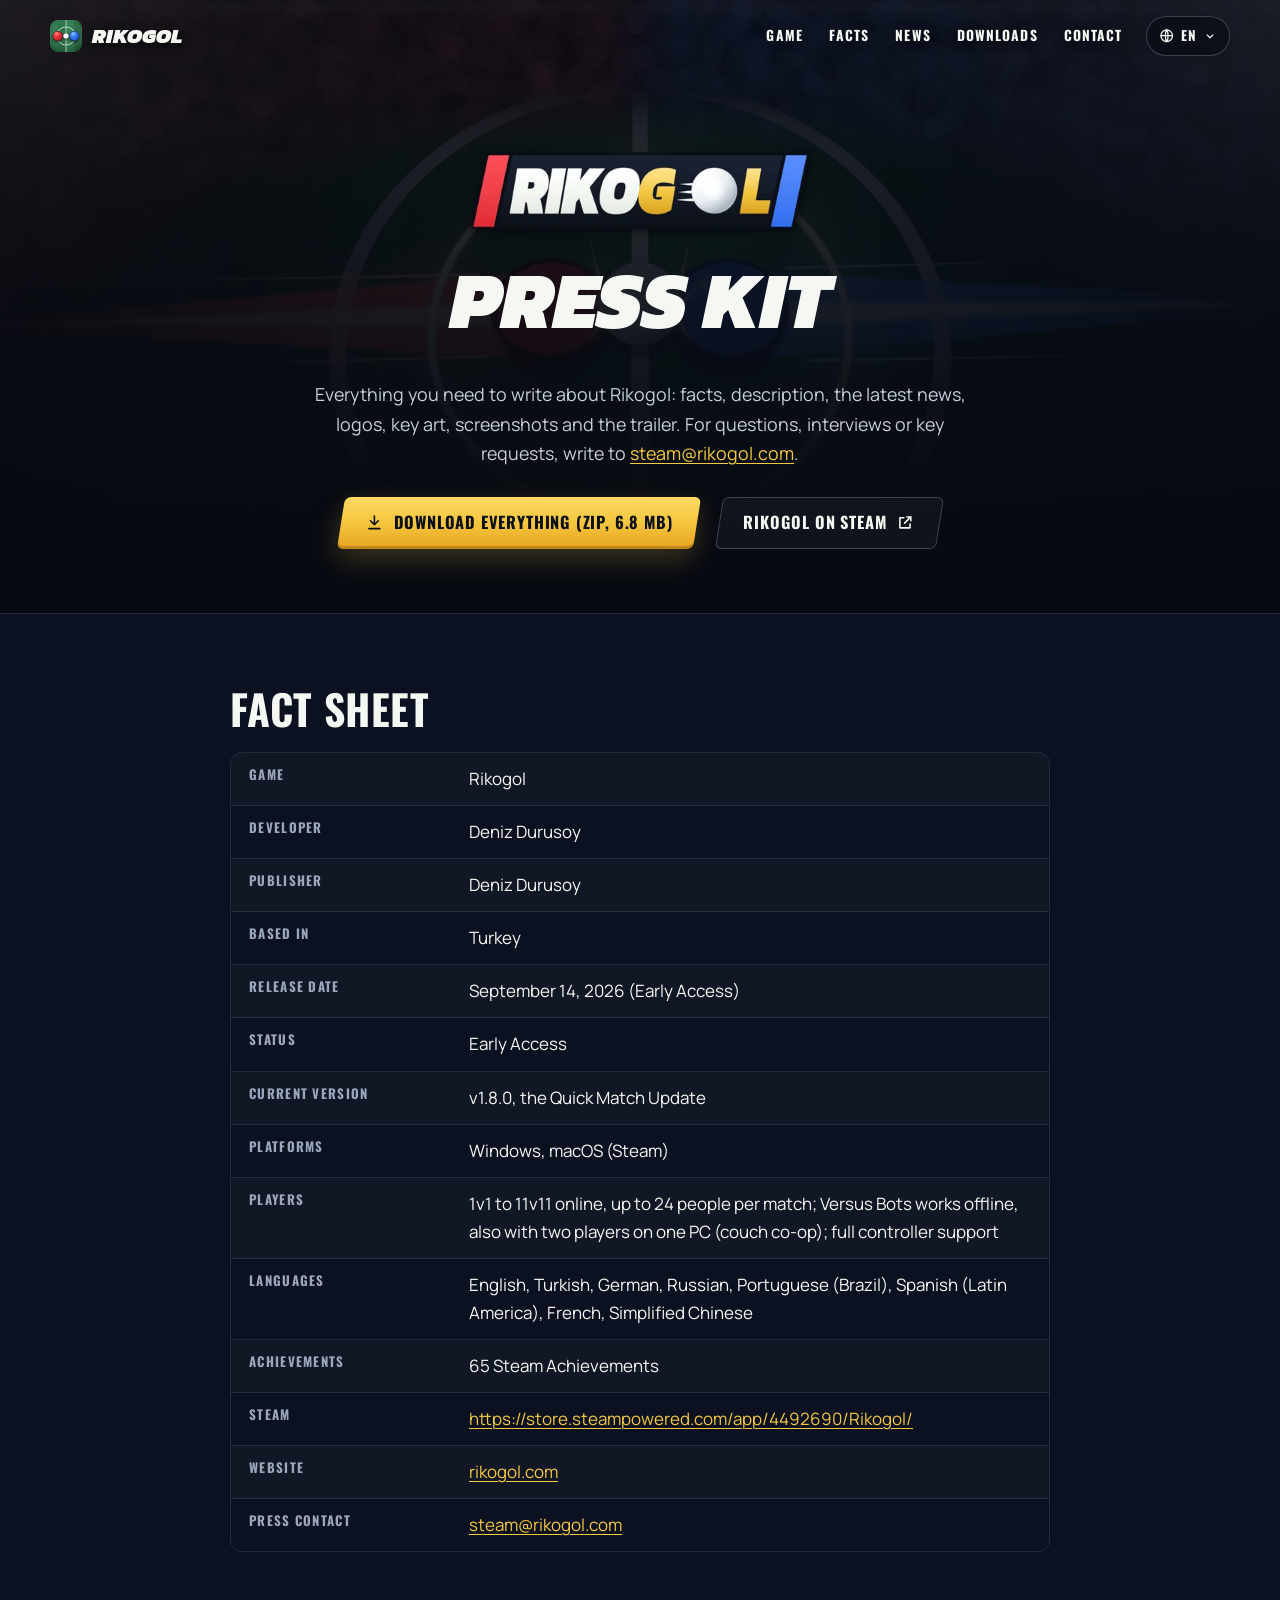
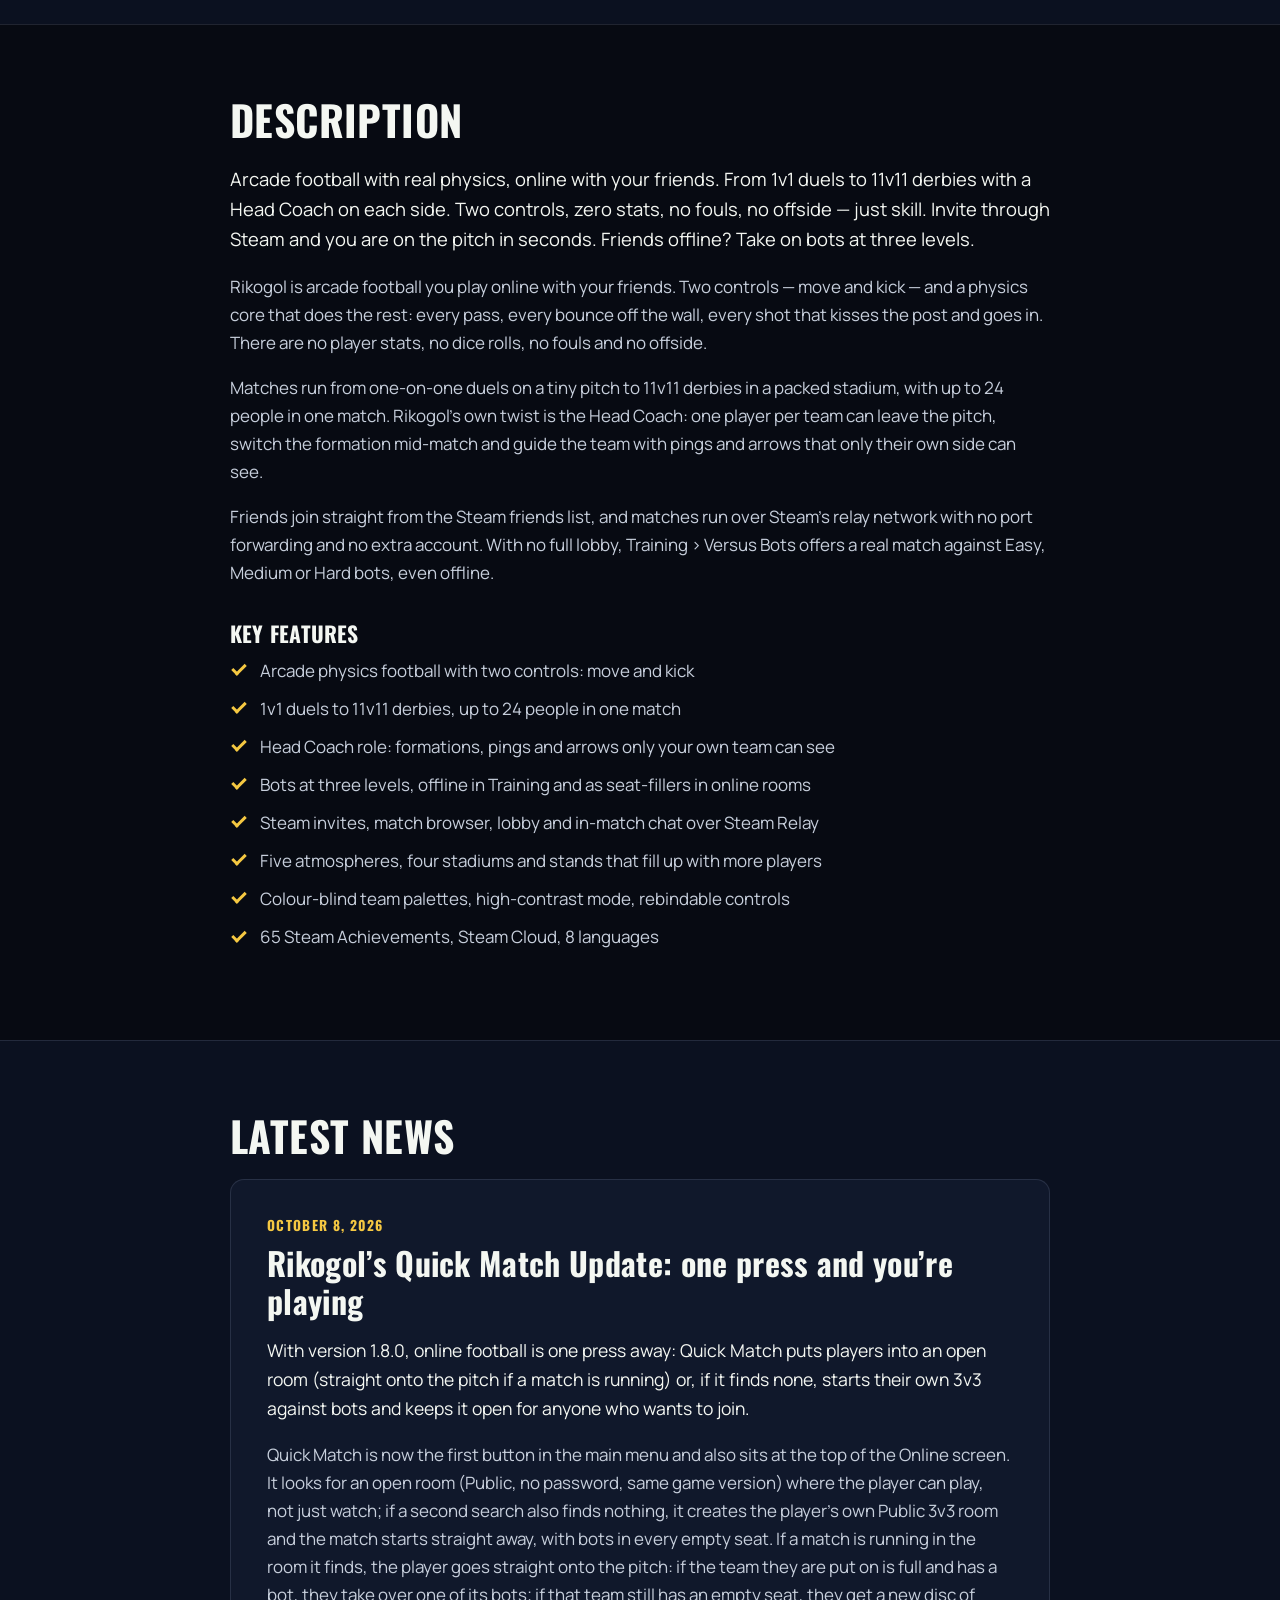
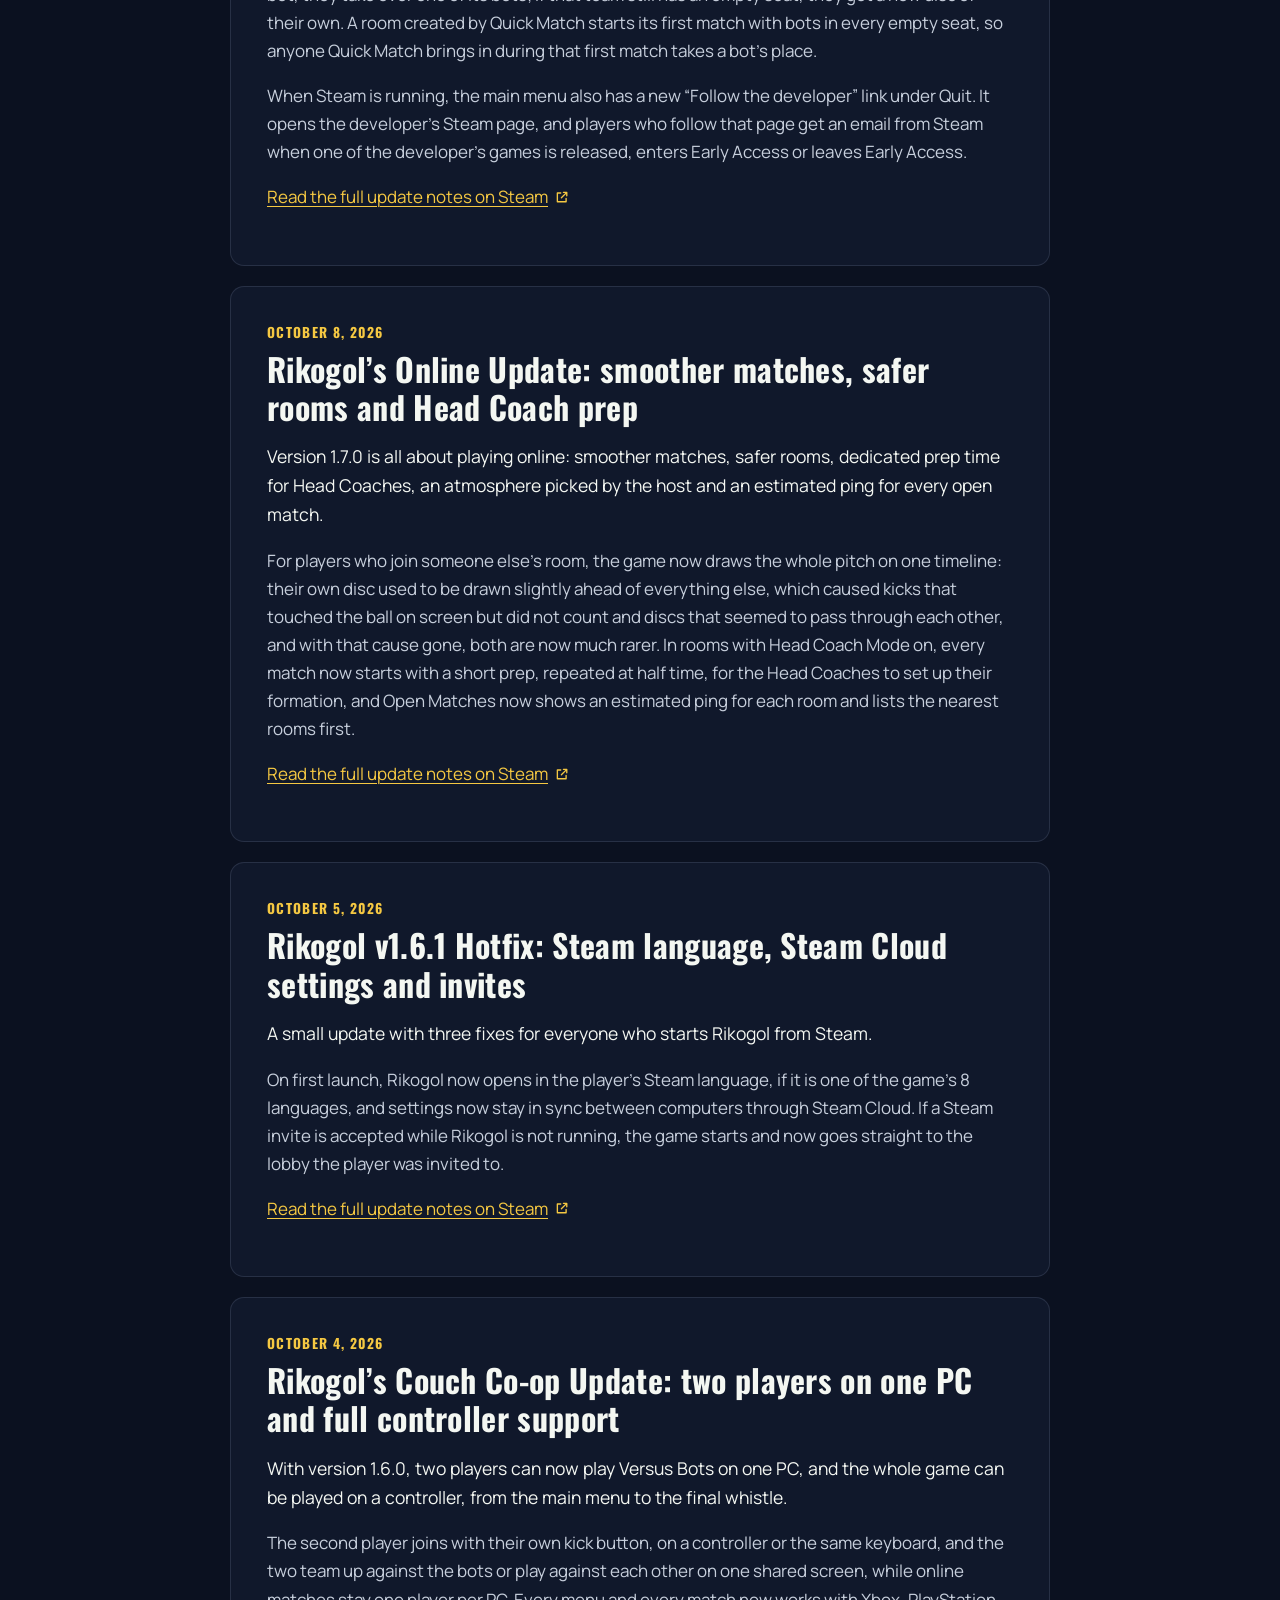
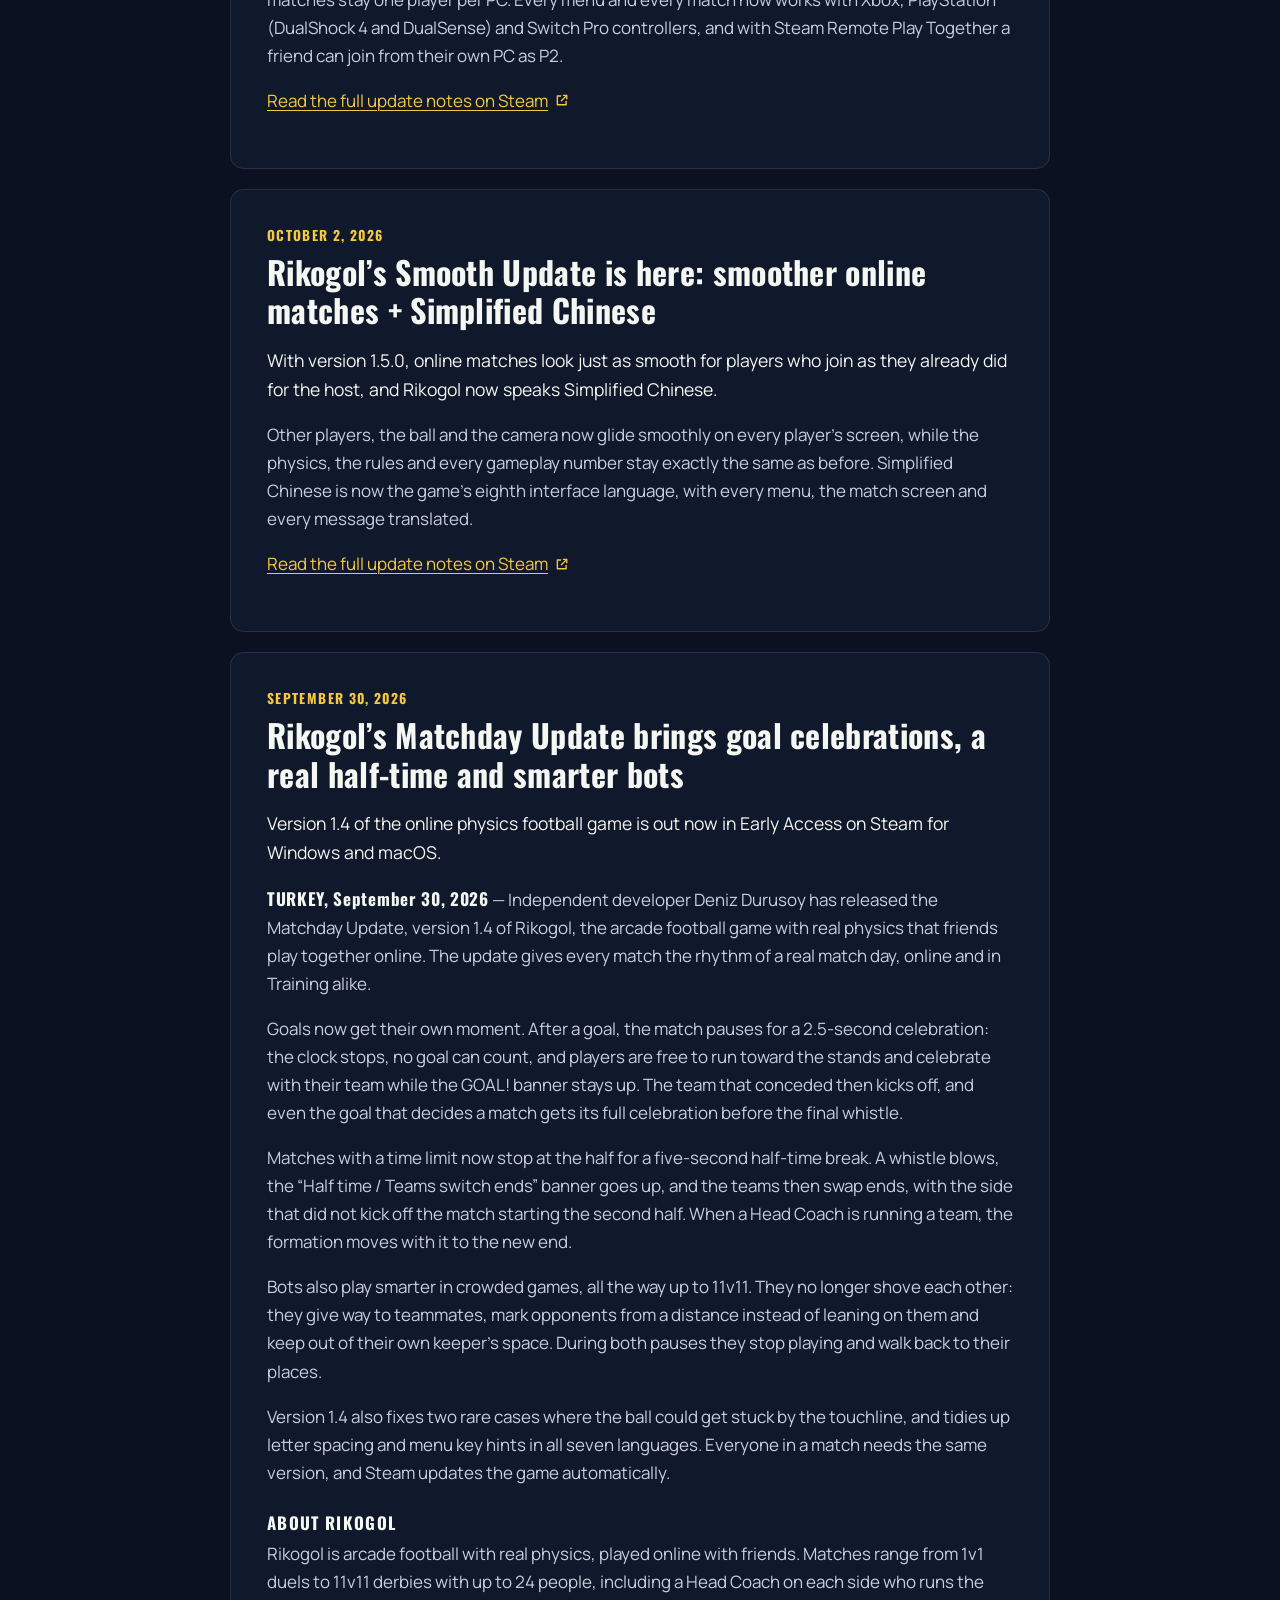
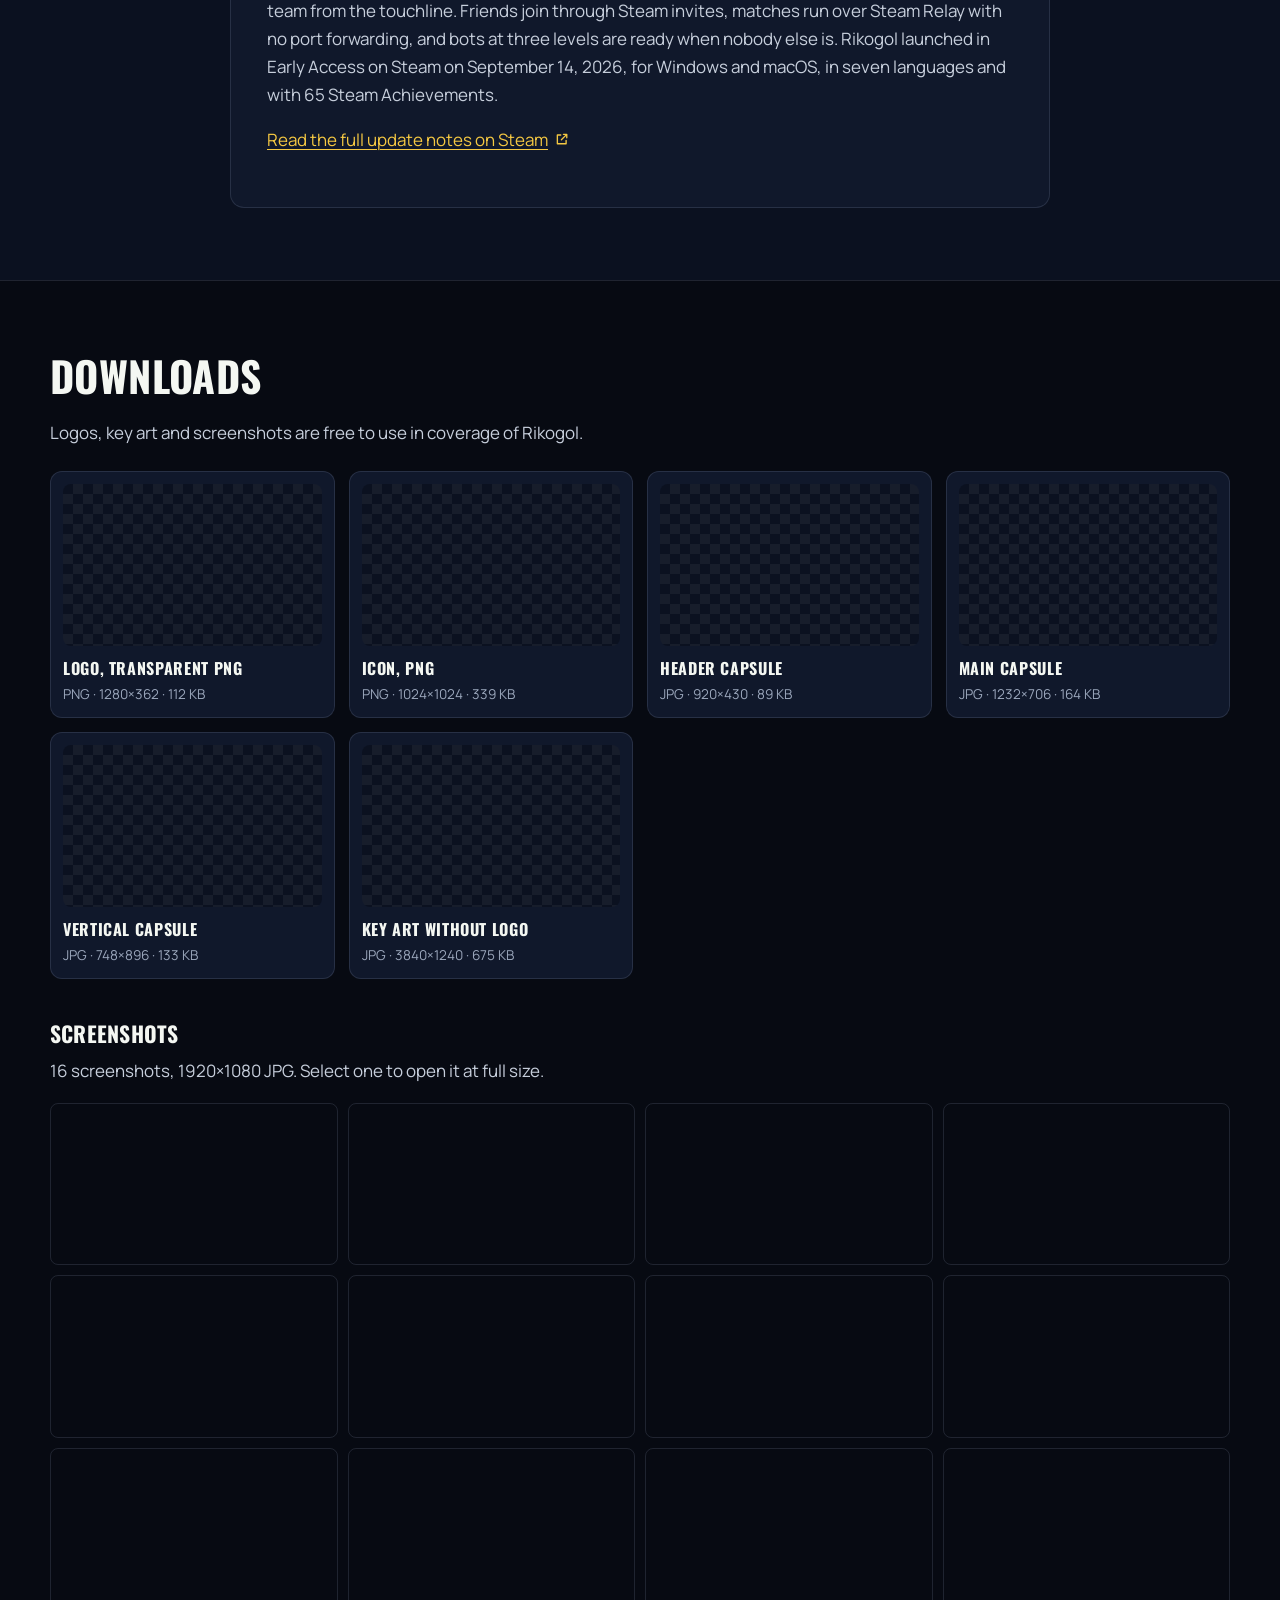
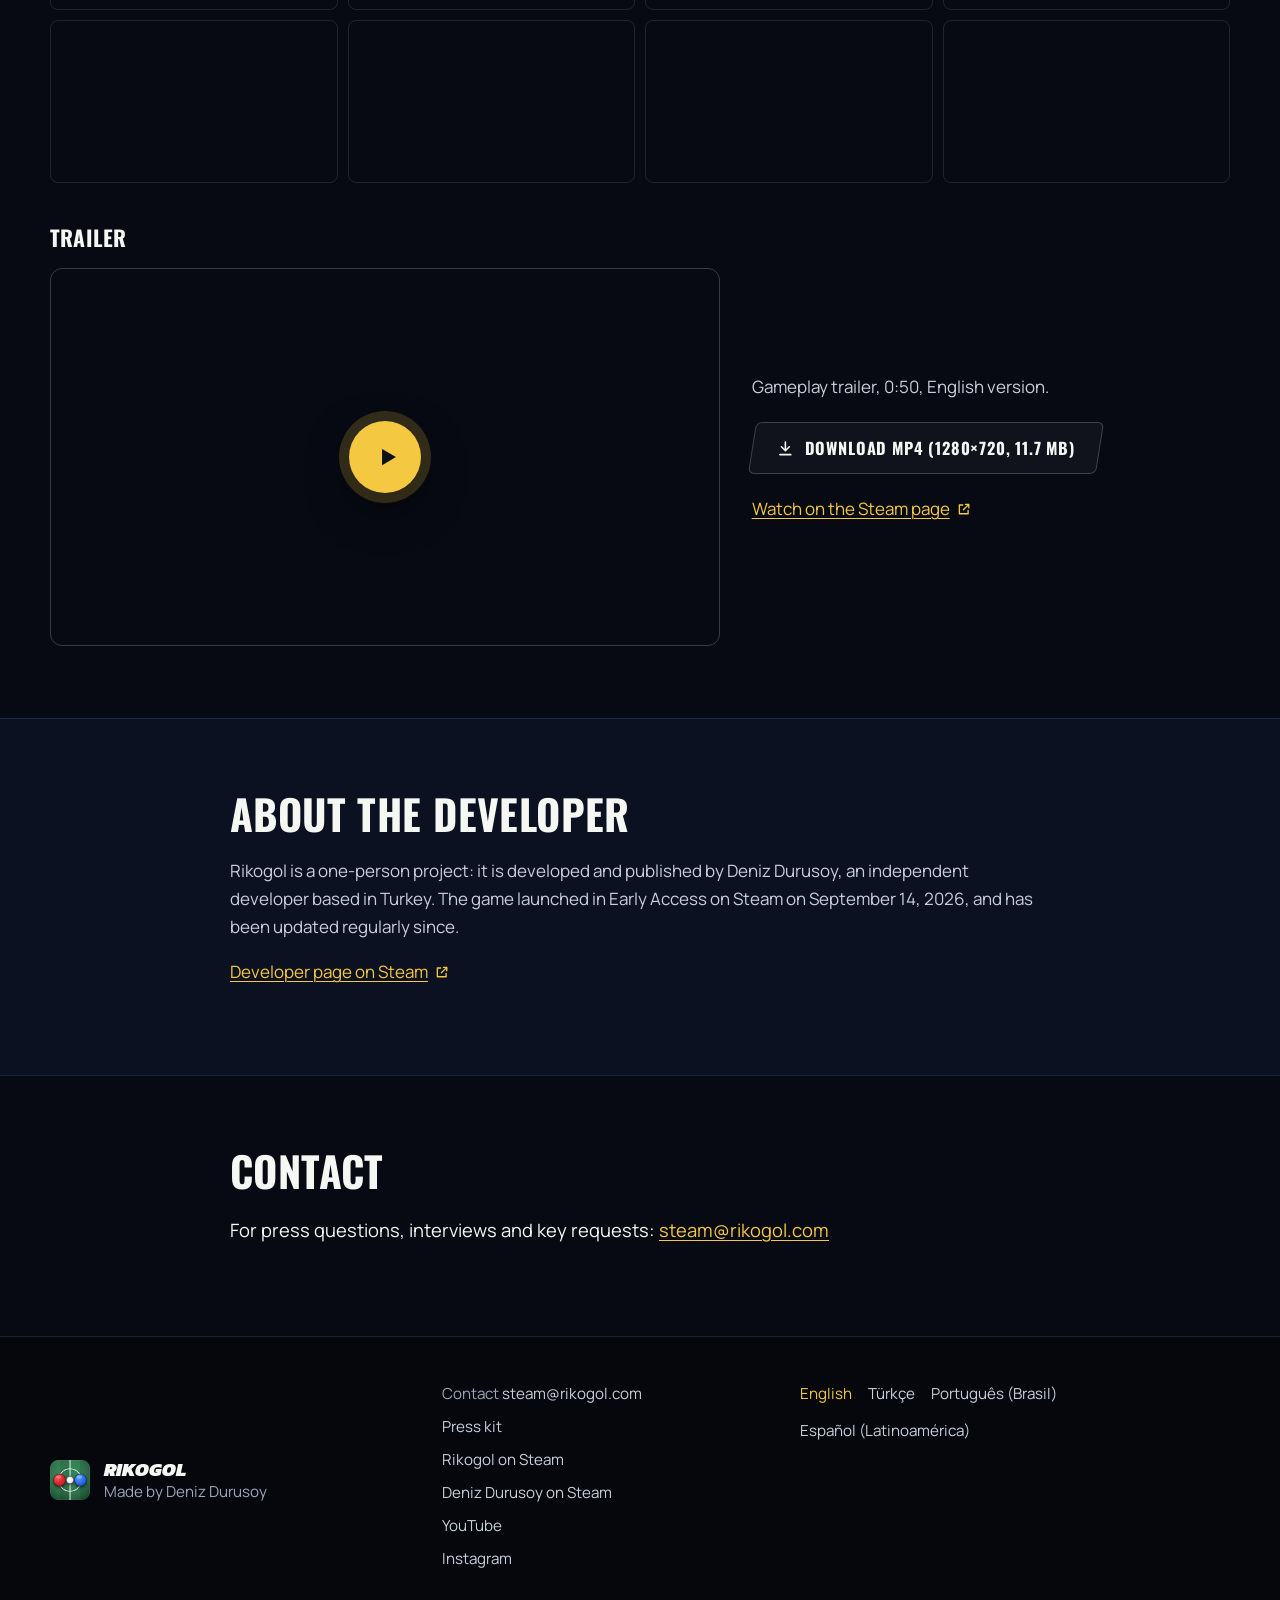
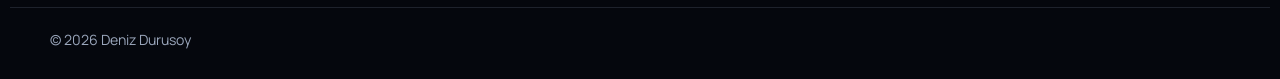
<file: press/index.html>
<!doctype html>
<html lang="en" dir="ltr">
<head>
<meta charset="utf-8">
<meta name="viewport" content="width=device-width, initial-scale=1">
<meta http-equiv="Content-Security-Policy" content="default-src 'self'; img-src 'self' data:; media-src 'self'; font-src 'self'; style-src 'self'; script-src 'self'; frame-src https://store.steampowered.com; connect-src 'self'; object-src 'none'; base-uri 'self'; form-action 'self'">
<title>Rikogol press kit — facts, news, logos and screenshots</title>
<meta name="description" content="Rikogol press kit: fact sheet, v1.8 Quick Match Update news, logos, key art, screenshots and trailer for the arcade physics football game in Early Access on Steam.">
<link rel="canonical" href="https://rikogol.com/press/">
<link rel="alternate" hreflang="en" href="https://rikogol.com/press/">
<link rel="alternate" hreflang="tr" href="https://rikogol.com/tr/press/">
<link rel="alternate" hreflang="pt-BR" href="https://rikogol.com/pt-br/press/">
<link rel="alternate" hreflang="es-419" href="https://rikogol.com/es/press/">
<link rel="alternate" hreflang="x-default" href="https://rikogol.com/press/">
<meta name="theme-color" content="#070a12">
<meta name="color-scheme" content="dark">
<link rel="preload" href="/assets/fonts/oswald-bold.woff2" as="font" type="font/woff2" crossorigin>
<link rel="preload" href="/assets/fonts/manrope-regular.woff2" as="font" type="font/woff2" crossorigin>
<link rel="stylesheet" href="/assets/css/site.min.css">
<link rel="icon" href="/favicon.ico" sizes="16x16 32x32 48x48">
<link rel="icon" href="/assets/img/icons/icon-192.png" type="image/png" sizes="192x192">
<link rel="apple-touch-icon" href="/assets/img/icons/apple-touch-icon.png">
<link rel="manifest" href="/site.webmanifest">
<meta property="og:type" content="website">
<meta property="og:site_name" content="Rikogol">
<meta property="og:title" content="Rikogol press kit — facts, news, logos and screenshots">
<meta property="og:description" content="Rikogol press kit: fact sheet, v1.8 Quick Match Update news, logos, key art, screenshots and trailer for the arcade physics football game in Early Access on Steam.">
<meta property="og:url" content="https://rikogol.com/press/">
<meta property="og:locale" content="en_US">
<meta property="og:locale:alternate" content="tr_TR">
<meta property="og:locale:alternate" content="de_DE">
<meta property="og:locale:alternate" content="ru_RU">
<meta property="og:locale:alternate" content="pt_BR">
<meta property="og:locale:alternate" content="es_LA">
<meta property="og:locale:alternate" content="fr_FR">
<meta property="og:image" content="https://rikogol.com/press/files/rikogol-main-capsule.jpg">
<meta property="og:image:type" content="image/jpeg">
<meta property="og:image:width" content="1232">
<meta property="og:image:height" content="706">
<meta property="og:image:alt" content="Rikogol key art: a red disc and a blue disc meet the ball at the centre spot, under the Rikogol logo.">
<meta name="twitter:card" content="summary_large_image">
<meta name="twitter:title" content="Rikogol press kit — facts, news, logos and screenshots">
<meta name="twitter:description" content="Rikogol press kit: fact sheet, v1.8 Quick Match Update news, logos, key art, screenshots and trailer for the arcade physics football game in Early Access on Steam.">
<meta name="twitter:image" content="https://rikogol.com/press/files/rikogol-main-capsule.jpg">
<meta name="twitter:image:alt" content="Rikogol key art: a red disc and a blue disc meet the ball at the centre spot, under the Rikogol logo.">
<script src="/assets/js/site.js" defer></script>
</head>
<body class="press">
<a class="skip-link" href="#main">Skip to content</a>
<header class="site-header">
<div class="wrap header-inner">
<a class="brand" href="/"><img src="/assets/img/icons/icon-64.png" width="32" height="32" alt=""><span lang="en">Rikogol</span></a>
<nav class="main-nav" aria-label="Main">
<ul>
<li><a href="/">Game</a></li>
<li><a href="#facts">Facts</a></li>
<li><a href="#news">News</a></li>
<li><a href="#downloads">Downloads</a></li>
<li><a href="#contact">Contact</a></li>
</ul>
</nav>
<details class="lang" data-lang-menu>
<summary aria-label="Language: English"><svg class="icon" viewBox="0 0 24 24" width="24" height="24" fill="none" stroke="currentColor" stroke-width="2" stroke-linecap="round" stroke-linejoin="round" aria-hidden="true" focusable="false"><circle cx="12" cy="12" r="9"/><path d="M3 12h18M12 3c2.8 3 2.8 15 0 18M12 3c-2.8 3-2.8 15 0 18"/></svg><span>EN</span><svg class="icon chev" viewBox="0 0 24 24" width="24" height="24" fill="none" stroke="currentColor" stroke-width="2" stroke-linecap="round" stroke-linejoin="round" aria-hidden="true" focusable="false"><path d="M7 10l5 5 5-5"/></svg></summary>
<ul class="lang-list">
<li><a href="/press/" hreflang="en" lang="en" aria-current="page"><span>English</span><span class="lang-code">EN</span></a></li>
<li><a href="/tr/press/" hreflang="tr" lang="tr"><span>Türkçe</span><span class="lang-code">TR</span></a></li>
<li><a href="/pt-br/press/" hreflang="pt-BR" lang="pt-BR"><span>Português (Brasil)</span><span class="lang-code">PT-BR</span></a></li>
<li><a href="/es/press/" hreflang="es-419" lang="es-419"><span>Español (Latinoamérica)</span><span class="lang-code">ES</span></a></li>
</ul>
</details>
</div>
</header>
<main id="main">
<section class="press-hero" aria-labelledby="press-title">
<div class="press-hero-art" aria-hidden="true"><img src="/assets/img/hero/rikogol-hero-1440.webp" srcset="/assets/img/hero/rikogol-hero-960.webp 960w, /assets/img/hero/rikogol-hero-1440.webp 1440w, /assets/img/hero/rikogol-hero-1920.webp 1920w, /assets/img/hero/rikogol-hero-2560.webp 2560w" sizes="100vw" width="1440" height="465" alt="" fetchpriority="high"></div>
<div class="wrap press-hero-text">
<img class="press-logo" src="/assets/img/logo/rikogol-logo-720.webp" srcset="/assets/img/logo/rikogol-logo-480.webp 480w, /assets/img/logo/rikogol-logo-720.webp 720w, /assets/img/logo/rikogol-logo-960.webp 960w" sizes="360px" width="720" height="204" alt="Rikogol">
<h1 id="press-title" class="display">Press kit</h1>
<p class="lede">Everything you need to write about Rikogol: facts, description, the latest news, logos, key art, screenshots and the trailer. For questions, interviews or key requests, write to <a href="mailto:steam@rikogol.com">steam@rikogol.com</a>.</p>
<div class="cta-row">
<a class="btn btn-primary" href="/press/files/rikogol-presskit.zip" download><svg class="icon" viewBox="0 0 24 24" width="24" height="24" fill="none" stroke="currentColor" stroke-width="2" stroke-linecap="round" stroke-linejoin="round" aria-hidden="true" focusable="false"><path d="M12 4v11M7 10l5 5 5-5M5 20h14"/></svg><span>Download everything (ZIP, 6.8 MB)</span></a>
<a class="btn btn-ghost" href="https://store.steampowered.com/app/4492690/Rikogol/"><span><span lang="en">Rikogol</span> on <span lang="en">Steam</span></span><svg class="icon" viewBox="0 0 24 24" width="24" height="24" fill="none" stroke="currentColor" stroke-width="2" stroke-linecap="round" stroke-linejoin="round" aria-hidden="true" focusable="false"><path d="M14 5h5v5M19 5l-8 8M18 14v5H5V6h5"/></svg></a>
</div>
</div>
</section>

<section class="press-section" id="facts" aria-labelledby="facts-title">
<div class="wrap narrow">
<h2 id="facts-title" class="section-title">Fact sheet</h2>
<dl class="facts-table">
<div><dt>Game</dt><dd>Rikogol</dd></div>
<div><dt>Developer</dt><dd>Deniz Durusoy</dd></div>
<div><dt>Publisher</dt><dd>Deniz Durusoy</dd></div>
<div><dt>Based in</dt><dd>Turkey</dd></div>
<div><dt>Release date</dt><dd>September 14, 2026 (Early Access)</dd></div>
<div><dt>Status</dt><dd>Early Access</dd></div>
<div><dt>Current version</dt><dd>v1.8.0, the Quick Match Update</dd></div>
<div><dt>Platforms</dt><dd>Windows, macOS (Steam)</dd></div>
<div><dt>Players</dt><dd>1v1 to 11v11 online, up to 24 people per match; Versus Bots works offline, also with two players on one PC (couch co-op); full controller support</dd></div>
<div><dt>Languages</dt><dd>English, Turkish, German, Russian, Portuguese (Brazil), Spanish (Latin America), French, Simplified Chinese</dd></div>
<div><dt>Achievements</dt><dd>65 Steam Achievements</dd></div>
<div><dt><span lang="en">Steam</span></dt><dd><a href="https://store.steampowered.com/app/4492690/Rikogol/">https://store.steampowered.com/app/4492690/Rikogol/</a></dd></div>
<div><dt>Website</dt><dd><a href="https://rikogol.com/">rikogol.com</a></dd></div>
<div><dt>Press contact</dt><dd><a href="mailto:steam@rikogol.com">steam@rikogol.com</a></dd></div>
</dl>
</div>
</section>

<section class="press-section" id="description" aria-labelledby="desc-title">
<div class="wrap narrow">
<h2 id="desc-title" class="section-title">Description</h2>
<p class="lead">Arcade football with real physics, online with your friends. From 1v1 duels to 11v11 derbies with a Head Coach on each side. Two controls, zero stats, no fouls, no offside — just skill. Invite through Steam and you are on the pitch in seconds. Friends offline? Take on bots at three levels.</p>
<p>Rikogol is arcade football you play online with your friends. Two controls — move and kick — and a physics core that does the rest: every pass, every bounce off the wall, every shot that kisses the post and goes in. There are no player stats, no dice rolls, no fouls and no offside.</p><p>Matches run from one-on-one duels on a tiny pitch to 11v11 derbies in a packed stadium, with up to 24 people in one match. Rikogol’s own twist is the Head Coach: one player per team can leave the pitch, switch the formation mid-match and guide the team with pings and arrows that only their own side can see.</p><p>Friends join straight from the Steam friends list, and matches run over Steam’s relay network with no port forwarding and no extra account. With no full lobby, Training › Versus Bots offers a real match against Easy, Medium or Hard bots, even offline.</p>
<h3>Key features</h3>
<ul class="ticks">
<li>Arcade physics football with two controls: move and kick</li><li>1v1 duels to 11v11 derbies, up to 24 people in one match</li><li>Head Coach role: formations, pings and arrows only your own team can see</li><li>Bots at three levels, offline in Training and as seat-fillers in online rooms</li><li>Steam invites, match browser, lobby and in-match chat over Steam Relay</li><li>Five atmospheres, four stadiums and stands that fill up with more players</li><li>Colour-blind team palettes, high-contrast mode, rebindable controls</li><li>65 Steam Achievements, Steam Cloud, 8 languages</li>
</ul>
</div>
</section>

<section class="press-section" id="news" aria-labelledby="news-title">
<div class="wrap narrow">
<h2 id="news-title" class="section-title">Latest news</h2>
<article class="release" aria-labelledby="release-v180-title">
<p class="release-date"><time datetime="2026-10-08">October 8, 2026</time></p>
<h3 id="release-v180-title">Rikogol’s Quick Match Update: one press and you’re playing</h3>
<p class="standfirst">With version 1.8.0, online football is one press away: Quick Match puts players into an open room (straight onto the pitch if a match is running) or, if it finds none, starts their own 3v3 against bots and keeps it open for anyone who wants to join.</p>
<p>Quick Match is now the first button in the main menu and also sits at the top of the Online screen. It looks for an open room (Public, no password, same game version) where the player can play, not just watch; if a second search also finds nothing, it creates the player’s own Public 3v3 room and the match starts straight away, with bots in every empty seat. If a match is running in the room it finds, the player goes straight onto the pitch: if the team they are put on is full and has a bot, they take over one of its bots; if that team still has an empty seat, they get a new disc of their own. A room created by Quick Match starts its first match with bots in every empty seat, so anyone Quick Match brings in during that first match takes a bot’s place.</p>
<p>When Steam is running, the main menu also has a new “Follow the developer” link under Quit. It opens the developer’s Steam page, and players who follow that page get an email from Steam when one of the developer’s games is released, enters Early Access or leaves Early Access.</p>
<p><a class="text-link" href="https://steamcommunity.com/games/4492690/announcements/detail/687519061335082796?l=english">Read the full update notes on Steam<svg class="icon icon-sm" viewBox="0 0 24 24" width="24" height="24" fill="none" stroke="currentColor" stroke-width="2" stroke-linecap="round" stroke-linejoin="round" aria-hidden="true" focusable="false"><path d="M14 5h5v5M19 5l-8 8M18 14v5H5V6h5"/></svg></a></p>
</article>
<article class="release" aria-labelledby="release-v170-title">
<p class="release-date"><time datetime="2026-10-08">October 8, 2026</time></p>
<h3 id="release-v170-title">Rikogol’s Online Update: smoother matches, safer rooms and Head Coach prep</h3>
<p class="standfirst">Version 1.7.0 is all about playing online: smoother matches, safer rooms, dedicated prep time for Head Coaches, an atmosphere picked by the host and an estimated ping for every open match.</p>
<p>For players who join someone else’s room, the game now draws the whole pitch on one timeline: their own disc used to be drawn slightly ahead of everything else, which caused kicks that touched the ball on screen but did not count and discs that seemed to pass through each other, and with that cause gone, both are now much rarer. In rooms with Head Coach Mode on, every match now starts with a short prep, repeated at half time, for the Head Coaches to set up their formation, and Open Matches now shows an estimated ping for each room and lists the nearest rooms first.</p>
<p><a class="text-link" href="https://steamcommunity.com/games/4492690/announcements/detail/687519061335081670?l=english">Read the full update notes on Steam<svg class="icon icon-sm" viewBox="0 0 24 24" width="24" height="24" fill="none" stroke="currentColor" stroke-width="2" stroke-linecap="round" stroke-linejoin="round" aria-hidden="true" focusable="false"><path d="M14 5h5v5M19 5l-8 8M18 14v5H5V6h5"/></svg></a></p>
</article>
<article class="release" aria-labelledby="release-v161-title">
<p class="release-date"><time datetime="2026-10-05">October 5, 2026</time></p>
<h3 id="release-v161-title">Rikogol v1.6.1 Hotfix: Steam language, Steam Cloud settings and invites</h3>
<p class="standfirst">A small update with three fixes for everyone who starts Rikogol from Steam.</p>
<p>On first launch, Rikogol now opens in the player’s Steam language, if it is one of the game’s 8 languages, and settings now stay in sync between computers through Steam Cloud. If a Steam invite is accepted while Rikogol is not running, the game starts and now goes straight to the lobby the player was invited to.</p>
<p><a class="text-link" href="https://steamcommunity.com/games/4492690/announcements/detail/687518426922485684?l=english">Read the full update notes on Steam<svg class="icon icon-sm" viewBox="0 0 24 24" width="24" height="24" fill="none" stroke="currentColor" stroke-width="2" stroke-linecap="round" stroke-linejoin="round" aria-hidden="true" focusable="false"><path d="M14 5h5v5M19 5l-8 8M18 14v5H5V6h5"/></svg></a></p>
</article>
<article class="release" aria-labelledby="release-v160-title">
<p class="release-date"><time datetime="2026-10-04">October 4, 2026</time></p>
<h3 id="release-v160-title">Rikogol’s Couch Co-op Update: two players on one PC and full controller support</h3>
<p class="standfirst">With version 1.6.0, two players can now play Versus Bots on one PC, and the whole game can be played on a controller, from the main menu to the final whistle.</p>
<p>The second player joins with their own kick button, on a controller or the same keyboard, and the two team up against the bots or play against each other on one shared screen, while online matches stay one player per PC. Every menu and every match now works with Xbox, PlayStation (DualShock 4 and DualSense) and Switch Pro controllers, and with Steam Remote Play Together a friend can join from their own PC as P2.</p>
<p><a class="text-link" href="https://steamcommunity.com/games/4492690/announcements/detail/687518426922485607?l=english">Read the full update notes on Steam<svg class="icon icon-sm" viewBox="0 0 24 24" width="24" height="24" fill="none" stroke="currentColor" stroke-width="2" stroke-linecap="round" stroke-linejoin="round" aria-hidden="true" focusable="false"><path d="M14 5h5v5M19 5l-8 8M18 14v5H5V6h5"/></svg></a></p>
</article>
<article class="release" aria-labelledby="release-v150-title">
<p class="release-date"><time datetime="2026-10-02">October 2, 2026</time></p>
<h3 id="release-v150-title">Rikogol’s Smooth Update is here: smoother online matches + Simplified Chinese</h3>
<p class="standfirst">With version 1.5.0, online matches look just as smooth for players who join as they already did for the host, and Rikogol now speaks Simplified Chinese.</p>
<p>Other players, the ball and the camera now glide smoothly on every player’s screen, while the physics, the rules and every gameplay number stay exactly the same as before. Simplified Chinese is now the game’s eighth interface language, with every menu, the match screen and every message translated.</p>
<p><a class="text-link" href="https://steamcommunity.com/games/4492690/announcements/detail/687518426922484737?l=english">Read the full update notes on Steam<svg class="icon icon-sm" viewBox="0 0 24 24" width="24" height="24" fill="none" stroke="currentColor" stroke-width="2" stroke-linecap="round" stroke-linejoin="round" aria-hidden="true" focusable="false"><path d="M14 5h5v5M19 5l-8 8M18 14v5H5V6h5"/></svg></a></p>
</article>
<article class="release" aria-labelledby="release-title">
<p class="release-date"><time datetime="2026-09-30">September 30, 2026</time></p>
<h3 id="release-title">Rikogol’s Matchday Update brings goal celebrations, a real half-time and smarter bots</h3>
<p class="standfirst">Version 1.4 of the online physics football game is out now in Early Access on Steam for Windows and macOS.</p>
<p><strong>TURKEY, September 30, 2026</strong> — Independent developer Deniz Durusoy has released the Matchday Update, version 1.4 of Rikogol, the arcade football game with real physics that friends play together online. The update gives every match the rhythm of a real match day, online and in Training alike.</p>
<p>Goals now get their own moment. After a goal, the match pauses for a 2.5-second celebration: the clock stops, no goal can count, and players are free to run toward the stands and celebrate with their team while the GOAL! banner stays up. The team that conceded then kicks off, and even the goal that decides a match gets its full celebration before the final whistle.</p>
<p>Matches with a time limit now stop at the half for a five-second half-time break. A whistle blows, the “Half time / Teams switch ends” banner goes up, and the teams then swap ends, with the side that did not kick off the match starting the second half. When a Head Coach is running a team, the formation moves with it to the new end.</p>
<p>Bots also play smarter in crowded games, all the way up to 11v11. They no longer shove each other: they give way to teammates, mark opponents from a distance instead of leaning on them and keep out of their own keeper’s space. During both pauses they stop playing and walk back to their places.</p>
<p>Version 1.4 also fixes two rare cases where the ball could get stuck by the touchline, and tidies up letter spacing and menu key hints in all seven languages. Everyone in a match needs the same version, and Steam updates the game automatically.</p>
<h4>About <span lang="en">Rikogol</span></h4>
<p>Rikogol is arcade football with real physics, played online with friends. Matches range from 1v1 duels to 11v11 derbies with up to 24 people, including a Head Coach on each side who runs the team from the touchline. Friends join through Steam invites, matches run over Steam Relay with no port forwarding, and bots at three levels are ready when nobody else is. Rikogol launched in Early Access on Steam on September 14, 2026, for Windows and macOS, in seven languages and with 65 Steam Achievements.</p>
<p><a class="text-link" href="https://steamcommunity.com/games/4492690/announcements/detail/687518426922483728?l=english">Read the full update notes on Steam<svg class="icon icon-sm" viewBox="0 0 24 24" width="24" height="24" fill="none" stroke="currentColor" stroke-width="2" stroke-linecap="round" stroke-linejoin="round" aria-hidden="true" focusable="false"><path d="M14 5h5v5M19 5l-8 8M18 14v5H5V6h5"/></svg></a></p>
</article>
</div>
</section>

<section class="press-section" id="downloads" aria-labelledby="downloads-title">
<div class="wrap">
<h2 id="downloads-title" class="section-title">Downloads</h2>
<p class="section-sub">Logos, key art and screenshots are free to use in coverage of Rikogol.</p>
<ul class="asset-grid">
<li class="asset asset-logo"><a href="/press/files/rikogol-logo.png" download><span class="asset-thumb"><img src="/assets/img/press/rikogol-logo-480.webp" width="480" height="136" loading="lazy" decoding="async" alt=""></span><span class="asset-name">Logo, transparent PNG</span><span class="asset-meta">PNG · 1280×362 · 112 KB</span></a></li>
<li class="asset asset-icon"><a href="/press/files/rikogol-icon-1024.png" download><span class="asset-thumb"><img src="/assets/img/press/rikogol-icon-256.webp" width="256" height="256" loading="lazy" decoding="async" alt=""></span><span class="asset-name">Icon, PNG</span><span class="asset-meta">PNG · 1024×1024 · 339 KB</span></a></li>
<li class="asset asset-header"><a href="/press/files/rikogol-header-capsule.jpg" download><span class="asset-thumb"><img src="/assets/img/press/rikogol-header-capsule-460.webp" width="460" height="215" loading="lazy" decoding="async" alt=""></span><span class="asset-name">Header capsule</span><span class="asset-meta">JPG · 920×430 · 89 KB</span></a></li>
<li class="asset asset-main"><a href="/press/files/rikogol-main-capsule.jpg" download><span class="asset-thumb"><img src="/assets/img/press/rikogol-main-capsule-616.webp" width="616" height="353" loading="lazy" decoding="async" alt=""></span><span class="asset-name">Main capsule</span><span class="asset-meta">JPG · 1232×706 · 164 KB</span></a></li>
<li class="asset asset-vertical"><a href="/press/files/rikogol-vertical-capsule.jpg" download><span class="asset-thumb"><img src="/assets/img/press/rikogol-vertical-capsule-374.webp" width="374" height="448" loading="lazy" decoding="async" alt=""></span><span class="asset-name">Vertical capsule</span><span class="asset-meta">JPG · 748×896 · 133 KB</span></a></li>
<li class="asset asset-keyart"><a href="/press/files/rikogol-key-art.jpg" download><span class="asset-thumb"><img src="/assets/img/press/rikogol-key-art-960.webp" width="960" height="310" loading="lazy" decoding="async" alt=""></span><span class="asset-name">Key art without logo</span><span class="asset-meta">JPG · 3840×1240 · 675 KB</span></a></li>
</ul>
<h3 class="sub-title">Screenshots</h3>
<p class="section-sub">16 screenshots, 1920×1080 JPG. Select one to open it at full size.</p>
<ul class="press-shots">
<li><a href="/press/files/rikogol-screenshot-01.jpg" target="_blank" rel="noopener"><img src="/assets/img/screens/rikogol-screenshot-01-640.webp" width="640" height="360" loading="lazy" decoding="async" alt="Goal! The GOAL! banner names the scorer as confetti falls in front of a packed stand."></a></li>
<li><a href="/press/files/rikogol-screenshot-02.jpg" target="_blank" rel="noopener"><img src="/assets/img/screens/rikogol-screenshot-02-640.webp" width="640" height="360" loading="lazy" decoding="async" alt="Kick-off in an 11v11 match while a Head Coach picks a formation on the Choose Formation board."></a></li>
<li><a href="/press/files/rikogol-screenshot-03.jpg" target="_blank" rel="noopener"><img src="/assets/img/screens/rikogol-screenshot-03-640.webp" width="640" height="360" loading="lazy" decoding="async" alt="The lobby: two full teams of eleven, with host settings for stadium, team size, score and time limits, kick strength, Head Coach mode and password."></a></li>
<li><a href="/press/files/rikogol-screenshot-04.jpg" target="_blank" rel="noopener"><img src="/assets/img/screens/rikogol-screenshot-04-640.webp" width="640" height="360" loading="lazy" decoding="async" alt="Bots, each with a BOT tag next to its name, close in on goal in the second half."></a></li>
<li><a href="/press/files/rikogol-screenshot-05.jpg" target="_blank" rel="noopener"><img src="/assets/img/screens/rikogol-screenshot-05-640.webp" width="640" height="360" loading="lazy" decoding="async" alt="A bot scores: the GOAL! banner names it as confetti flies around the net."></a></li>
<li><a href="/press/files/rikogol-screenshot-06.jpg" target="_blank" rel="noopener"><img src="/assets/img/screens/rikogol-screenshot-06-640.webp" width="640" height="360" loading="lazy" decoding="async" alt="A one-on-one duel in the Snow atmosphere."></a></li>
<li><a href="/press/files/rikogol-screenshot-07.jpg" target="_blank" rel="noopener"><img src="/assets/img/screens/rikogol-screenshot-07-640.webp" width="640" height="360" loading="lazy" decoding="async" alt="Both teams lined up for an 11v11 kick-off, with the stands full of red and blue fans."></a></li>
<li><a href="/press/files/rikogol-screenshot-08.jpg" target="_blank" rel="noopener"><img src="/assets/img/screens/rikogol-screenshot-08-640.webp" width="640" height="360" loading="lazy" decoding="async" alt="A 3v3 match around the centre circle in the Day atmosphere."></a></li>
<li><a href="/press/files/rikogol-screenshot-09.jpg" target="_blank" rel="noopener"><img src="/assets/img/screens/rikogol-screenshot-09-640.webp" width="640" height="360" loading="lazy" decoding="async" alt="A daytime match near the halfway line, in front of stands packed with red and blue fans."></a></li>
<li><a href="/press/files/rikogol-screenshot-10.jpg" target="_blank" rel="noopener"><img src="/assets/img/screens/rikogol-screenshot-10-640.webp" width="640" height="360" loading="lazy" decoding="async" alt="A match in the Rain atmosphere, raindrops splashing across the pitch beside a packed stand."></a></li>
<li><a href="/press/files/rikogol-screenshot-11.jpg" target="_blank" rel="noopener"><img src="/assets/img/screens/rikogol-screenshot-11-640.webp" width="640" height="360" loading="lazy" decoding="async" alt="A match in the golden Sunset atmosphere, a player dribbling toward goal."></a></li>
<li><a href="/press/files/rikogol-screenshot-12.jpg" target="_blank" rel="noopener"><img src="/assets/img/screens/rikogol-screenshot-12-640.webp" width="640" height="360" loading="lazy" decoding="async" alt="A Head Coach ping and a passing arrow on the pitch during a crowded match."></a></li>
<li><a href="/press/files/rikogol-screenshot-13.jpg" target="_blank" rel="noopener"><img src="/assets/img/screens/rikogol-screenshot-13-640.webp" width="640" height="360" loading="lazy" decoding="async" alt="The Open Matches browser, listing rooms by stadium, team size, score limit and time."></a></li>
<li><a href="/press/files/rikogol-screenshot-14.jpg" target="_blank" rel="noopener"><img src="/assets/img/screens/rikogol-screenshot-14-640.webp" width="640" height="360" loading="lazy" decoding="async" alt="The 2nd half banner at the restart of an 11v11 match in the rain."></a></li>
<li><a href="/press/files/rikogol-screenshot-15.jpg" target="_blank" rel="noopener"><img src="/assets/img/screens/rikogol-screenshot-15-640.webp" width="640" height="360" loading="lazy" decoding="async" alt="Full time: the result banner announces the winner, with a button back to the lobby."></a></li>
<li><a href="/press/files/rikogol-screenshot-16.jpg" target="_blank" rel="noopener"><img src="/assets/img/screens/rikogol-screenshot-16-640.webp" width="640" height="360" loading="lazy" decoding="async" alt="The main menu, with Training, Online and Settings over a live pitch."></a></li>
</ul>
<h3 class="sub-title">Trailer</h3>
<div class="press-trailer">
<a class="press-trailer-thumb" href="/assets/video/rikogol-trailer.mp4"><img src="/assets/video/rikogol-trailer-poster.webp" width="1280" height="720" loading="lazy" decoding="async" alt="Rikogol — Gameplay Trailer (0:50)"><span class="video-play-disc"><svg class="icon" viewBox="0 0 24 24" width="24" height="24" fill="none" stroke="currentColor" stroke-width="2" stroke-linecap="round" stroke-linejoin="round" aria-hidden="true" focusable="false"><path d="M8 5.5v13l11-6.5z" fill="currentColor" stroke="none"/></svg></span></a>
<div class="press-trailer-text">
<p>Gameplay trailer, 0:50, English version.</p>
<p><a class="btn btn-ghost" href="/assets/video/rikogol-trailer.mp4" download><svg class="icon" viewBox="0 0 24 24" width="24" height="24" fill="none" stroke="currentColor" stroke-width="2" stroke-linecap="round" stroke-linejoin="round" aria-hidden="true" focusable="false"><path d="M12 4v11M7 10l5 5 5-5M5 20h14"/></svg><span>Download MP4 (1280×720, 11.7 MB)</span></a></p>
<p><a class="text-link" href="https://store.steampowered.com/app/4492690/Rikogol/">Watch on the Steam page<svg class="icon icon-sm" viewBox="0 0 24 24" width="24" height="24" fill="none" stroke="currentColor" stroke-width="2" stroke-linecap="round" stroke-linejoin="round" aria-hidden="true" focusable="false"><path d="M14 5h5v5M19 5l-8 8M18 14v5H5V6h5"/></svg></a></p>
</div>
</div>
</div>
</section>

<section class="press-section" id="developer" aria-labelledby="dev-title">
<div class="wrap narrow">
<h2 id="dev-title" class="section-title">About the developer</h2>
<p>Rikogol is a one-person project: it is developed and published by Deniz Durusoy, an independent developer based in Turkey. The game launched in Early Access on Steam on September 14, 2026, and has been updated regularly since.</p>
<p><a class="text-link" href="https://store.steampowered.com/developer/denizdurusoy">Developer page on Steam<svg class="icon icon-sm" viewBox="0 0 24 24" width="24" height="24" fill="none" stroke="currentColor" stroke-width="2" stroke-linecap="round" stroke-linejoin="round" aria-hidden="true" focusable="false"><path d="M14 5h5v5M19 5l-8 8M18 14v5H5V6h5"/></svg></a></p>
</div>
</section>

<section class="press-section" id="contact" aria-labelledby="contact-title">
<div class="wrap narrow">
<h2 id="contact-title" class="section-title">Contact</h2>
<p class="lead">For press questions, interviews and key requests: <a href="mailto:steam@rikogol.com">steam@rikogol.com</a></p>
</div>
</section>
</main>
<footer class="site-footer">
<div class="wrap footer-grid">
<div class="footer-brand">
<img src="/assets/img/icons/icon-64.png" width="40" height="40" alt="" loading="lazy">
<p><span class="footer-name" lang="en">Rikogol</span><br>Made by Deniz Durusoy</p>
</div>
<nav class="footer-links" aria-label="Links">
<ul>
<li><span class="footer-label">Contact</span> <a href="mailto:steam@rikogol.com">steam@rikogol.com</a></li>
<li><a href="/press/">Press kit</a></li>
<li><a href="https://store.steampowered.com/app/4492690/Rikogol/">Rikogol on Steam</a></li>
<li><a href="https://store.steampowered.com/developer/denizdurusoy">Deniz Durusoy on Steam</a></li>
<li><a href="https://www.youtube.com/@rikogolgame" rel="me" lang="en">YouTube</a></li>
<li><a href="https://www.instagram.com/rikogolgame/" rel="me" lang="en">Instagram</a></li>
</ul>
</nav>
<nav class="footer-langs" aria-label="Language">
<ul>
<li><a href="/press/" hreflang="en" lang="en" aria-current="page">English</a></li>
<li><a href="/tr/press/" hreflang="tr" lang="tr">Türkçe</a></li>
<li><a href="/pt-br/press/" hreflang="pt-BR" lang="pt-BR">Português (Brasil)</a></li>
<li><a href="/es/press/" hreflang="es-419" lang="es-419">Español (Latinoamérica)</a></li>
</ul>
</nav>
</div>
<div class="wrap footer-legal">
<p>© 2026 Deniz Durusoy</p>
</div>
</footer>
</body>
</html>
</file>
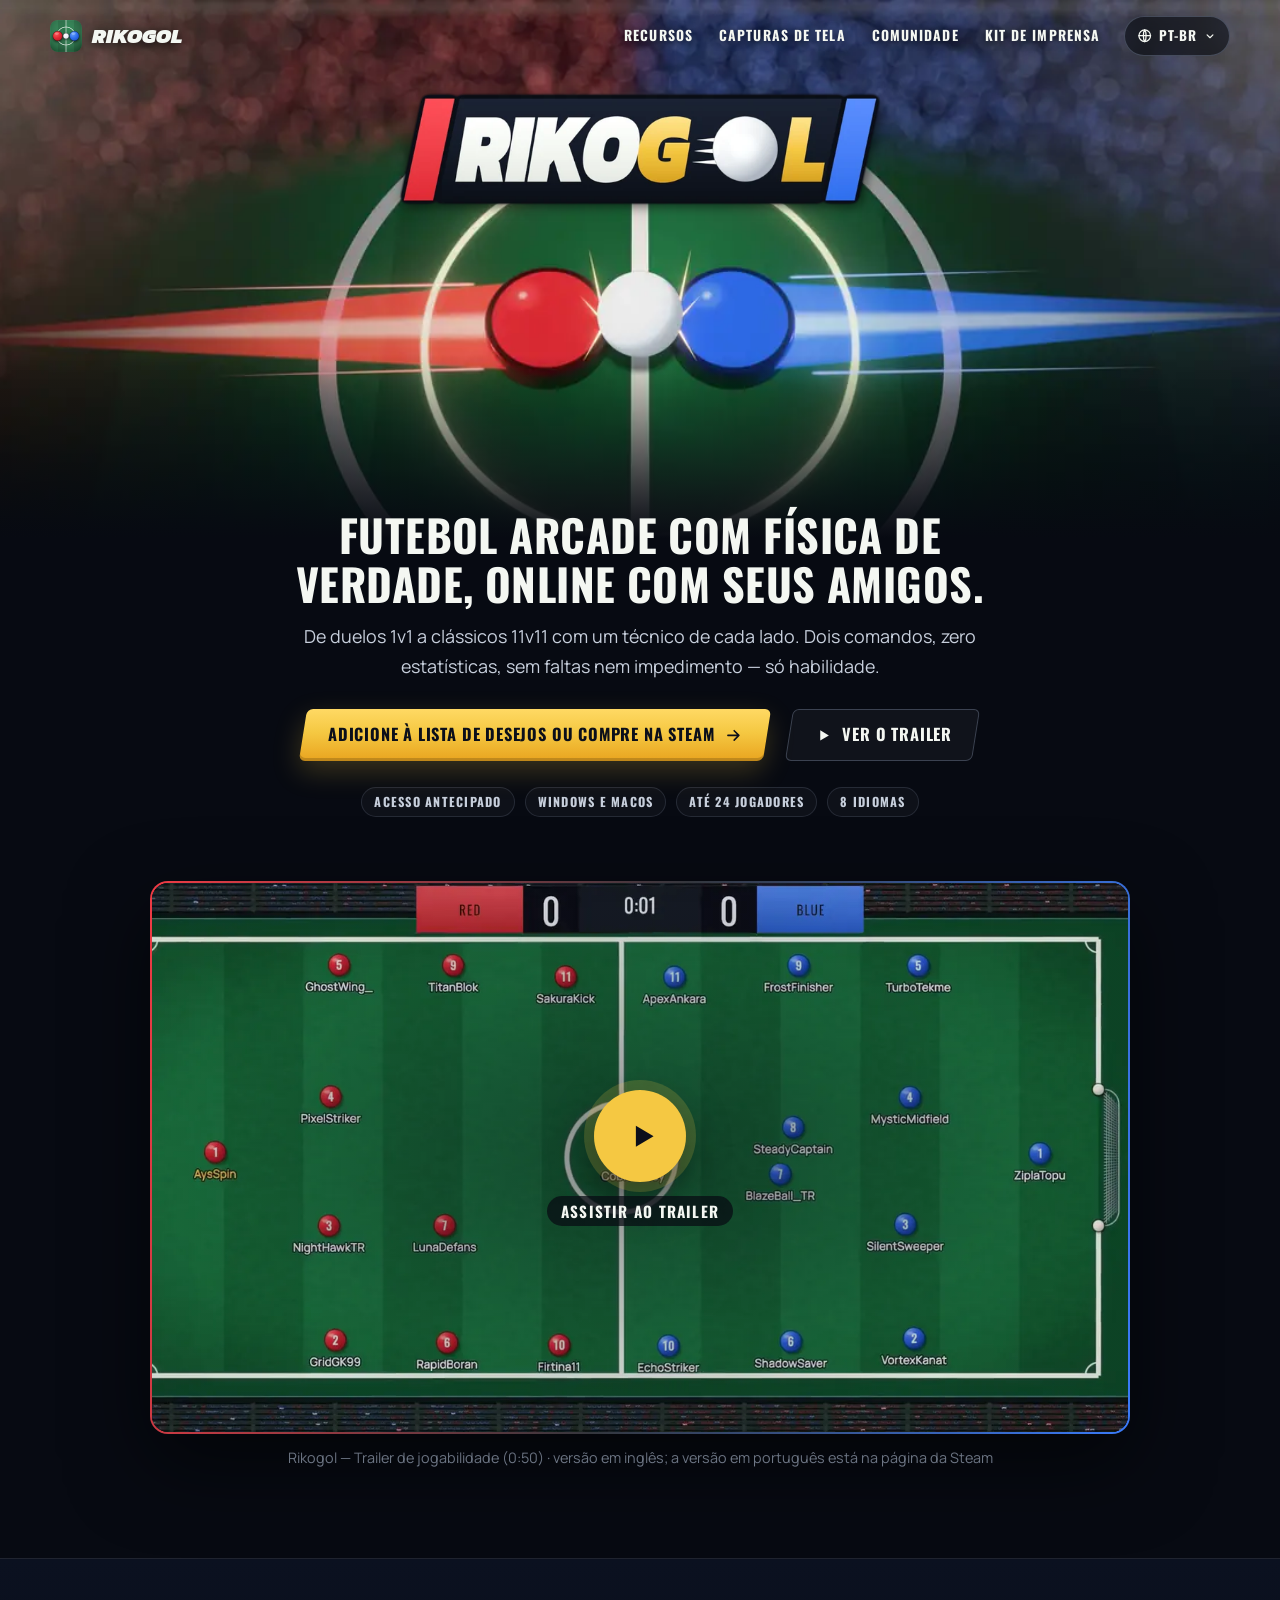
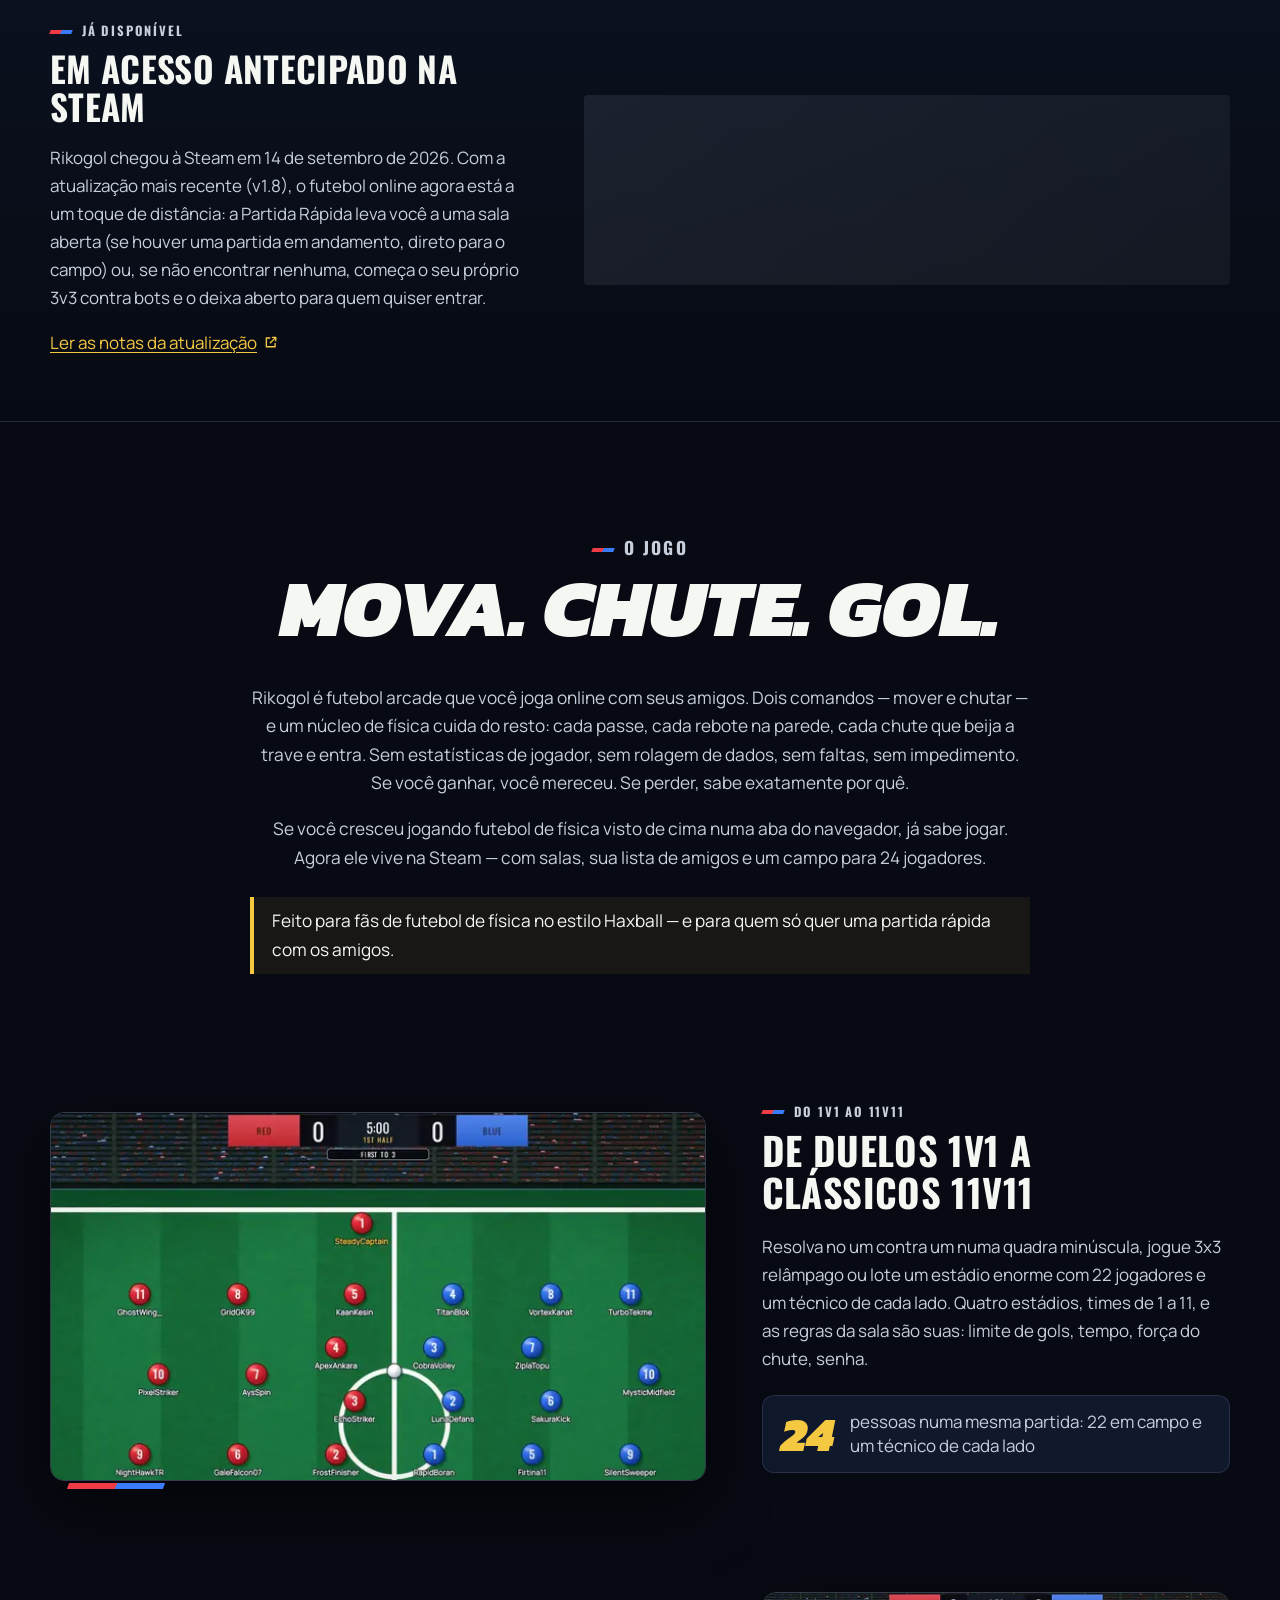
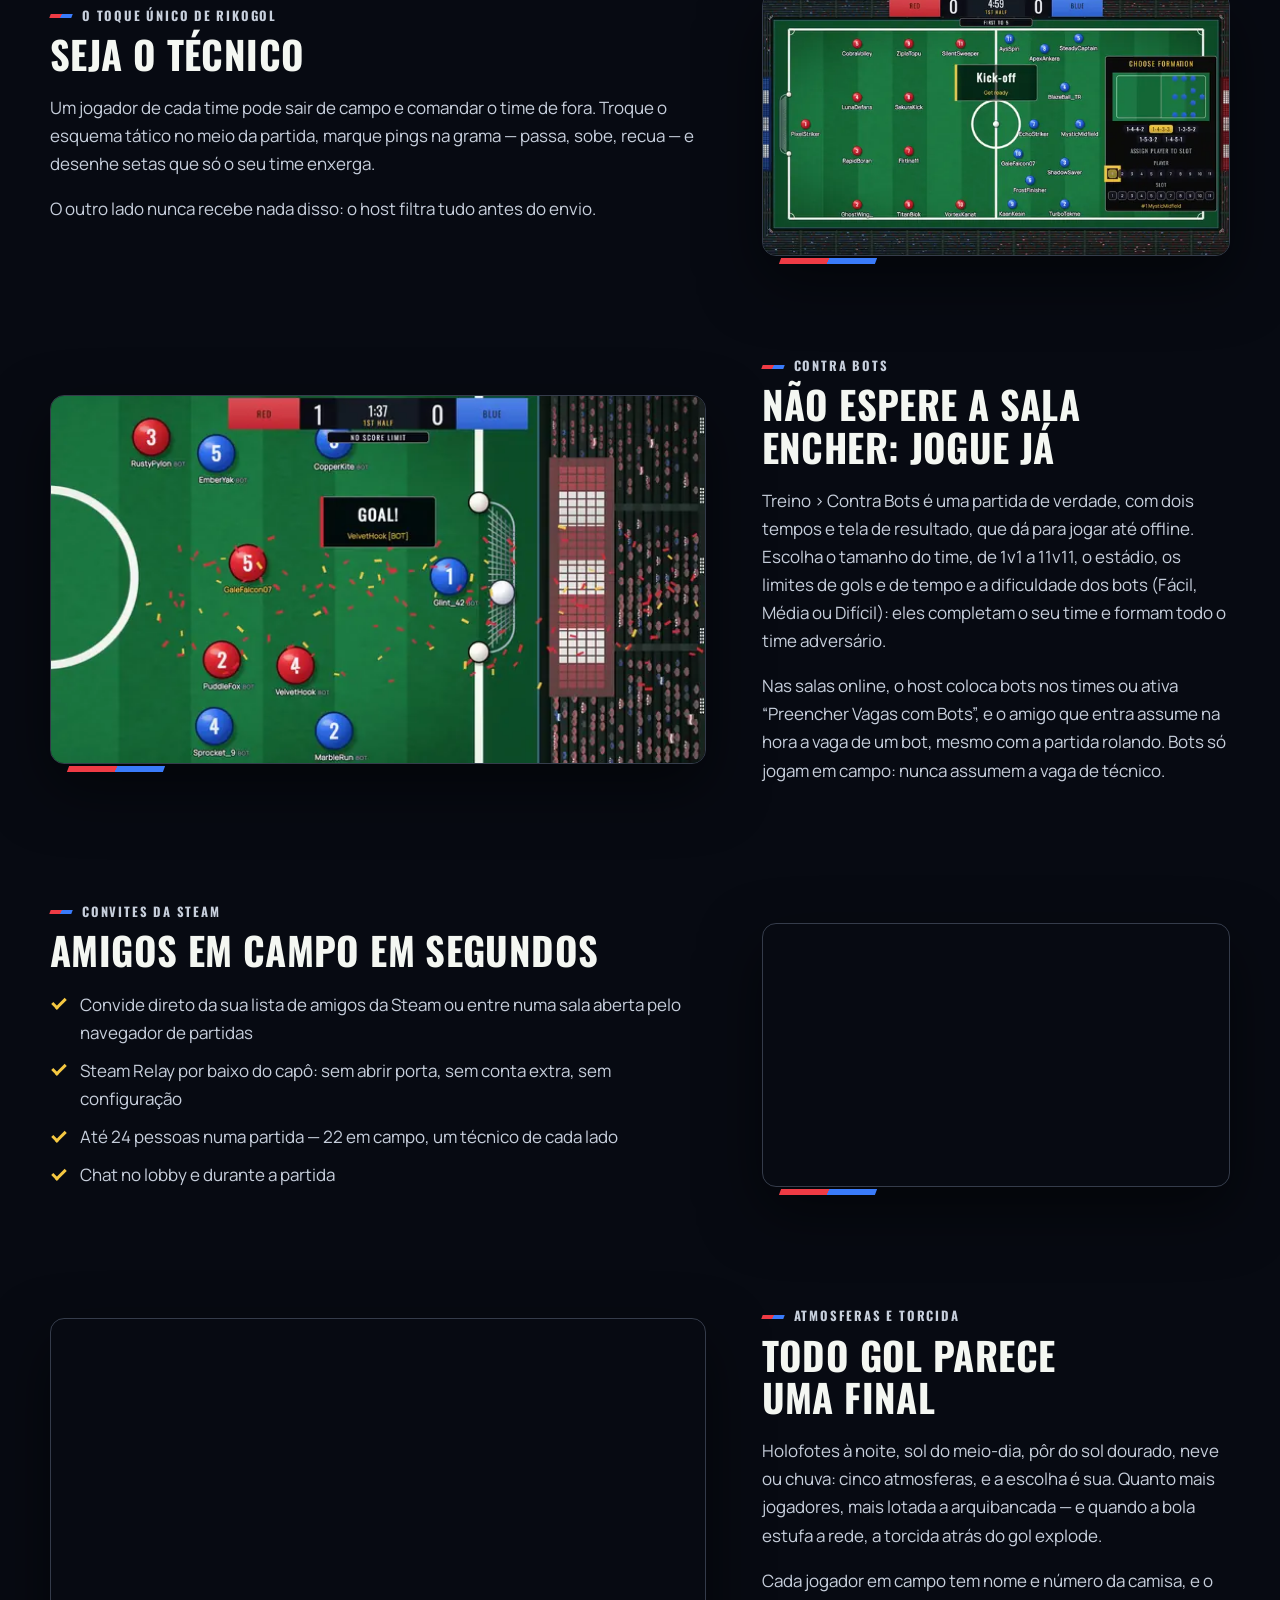
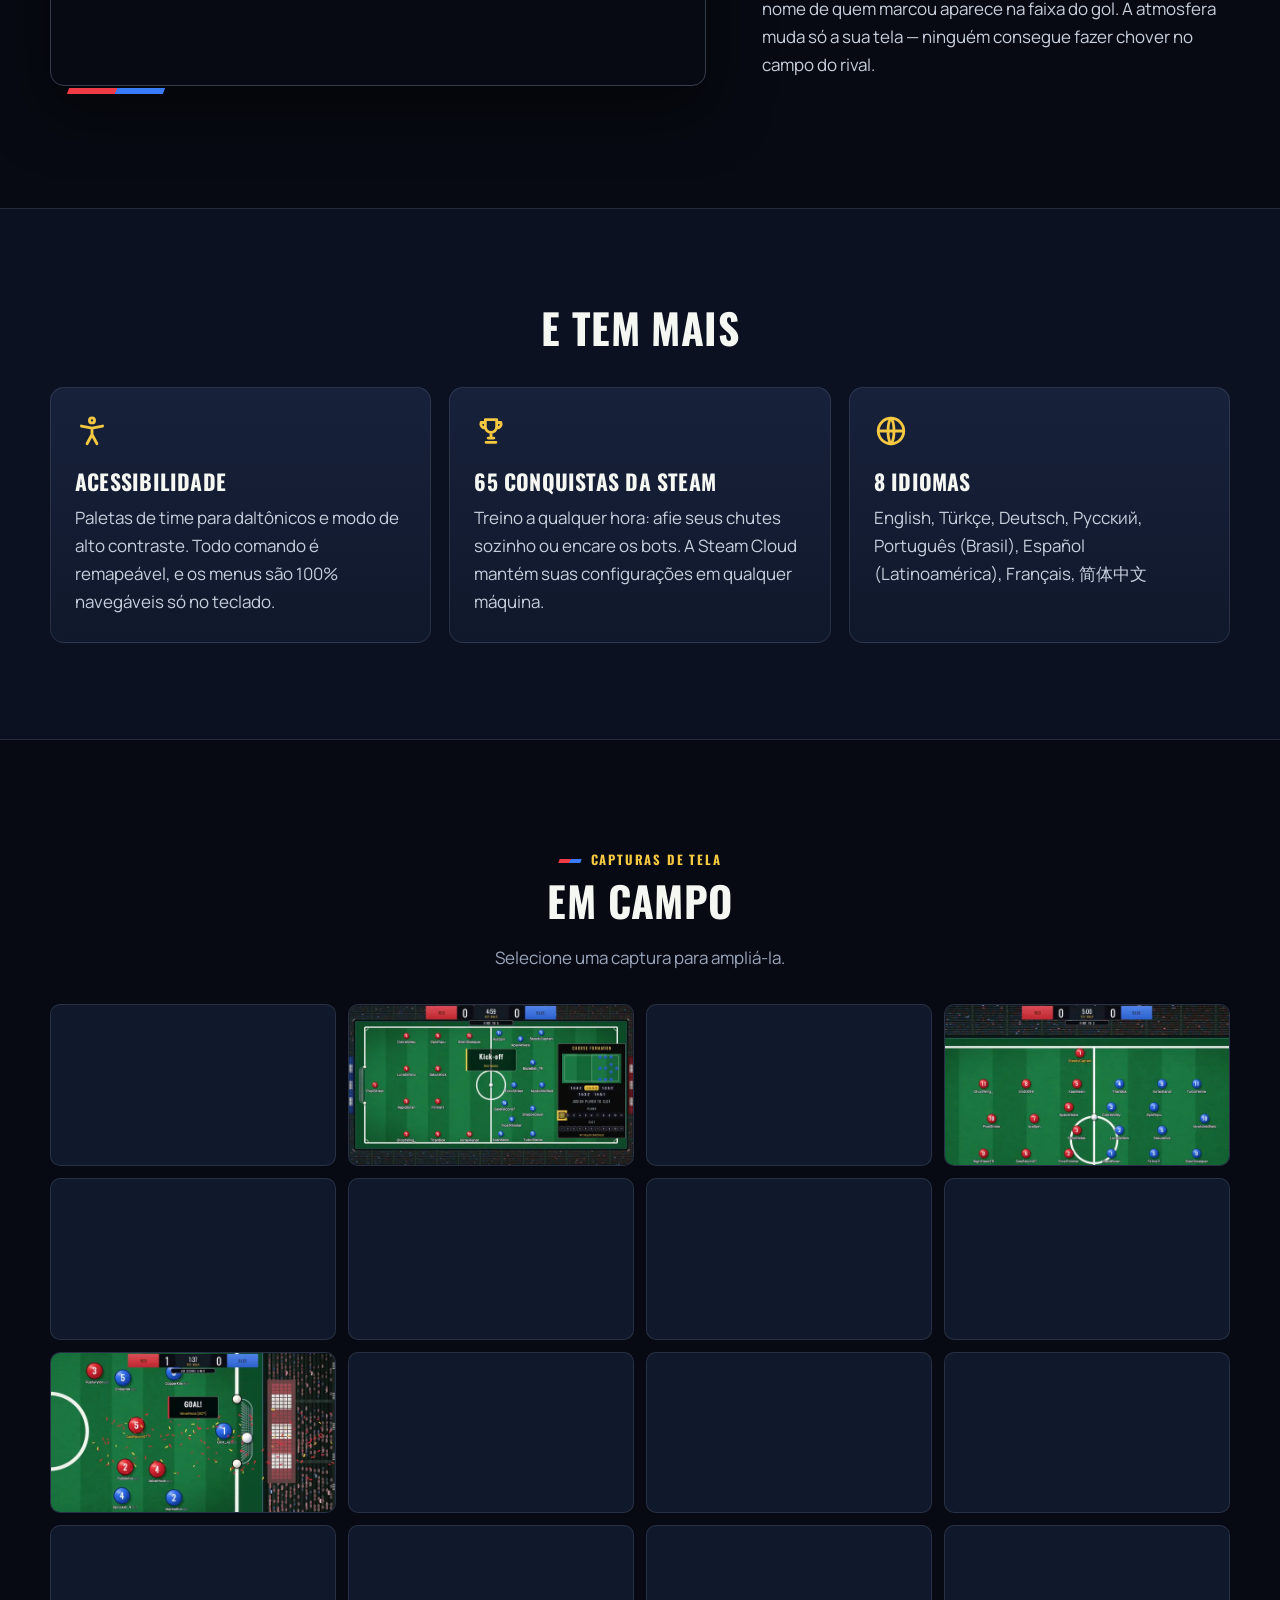
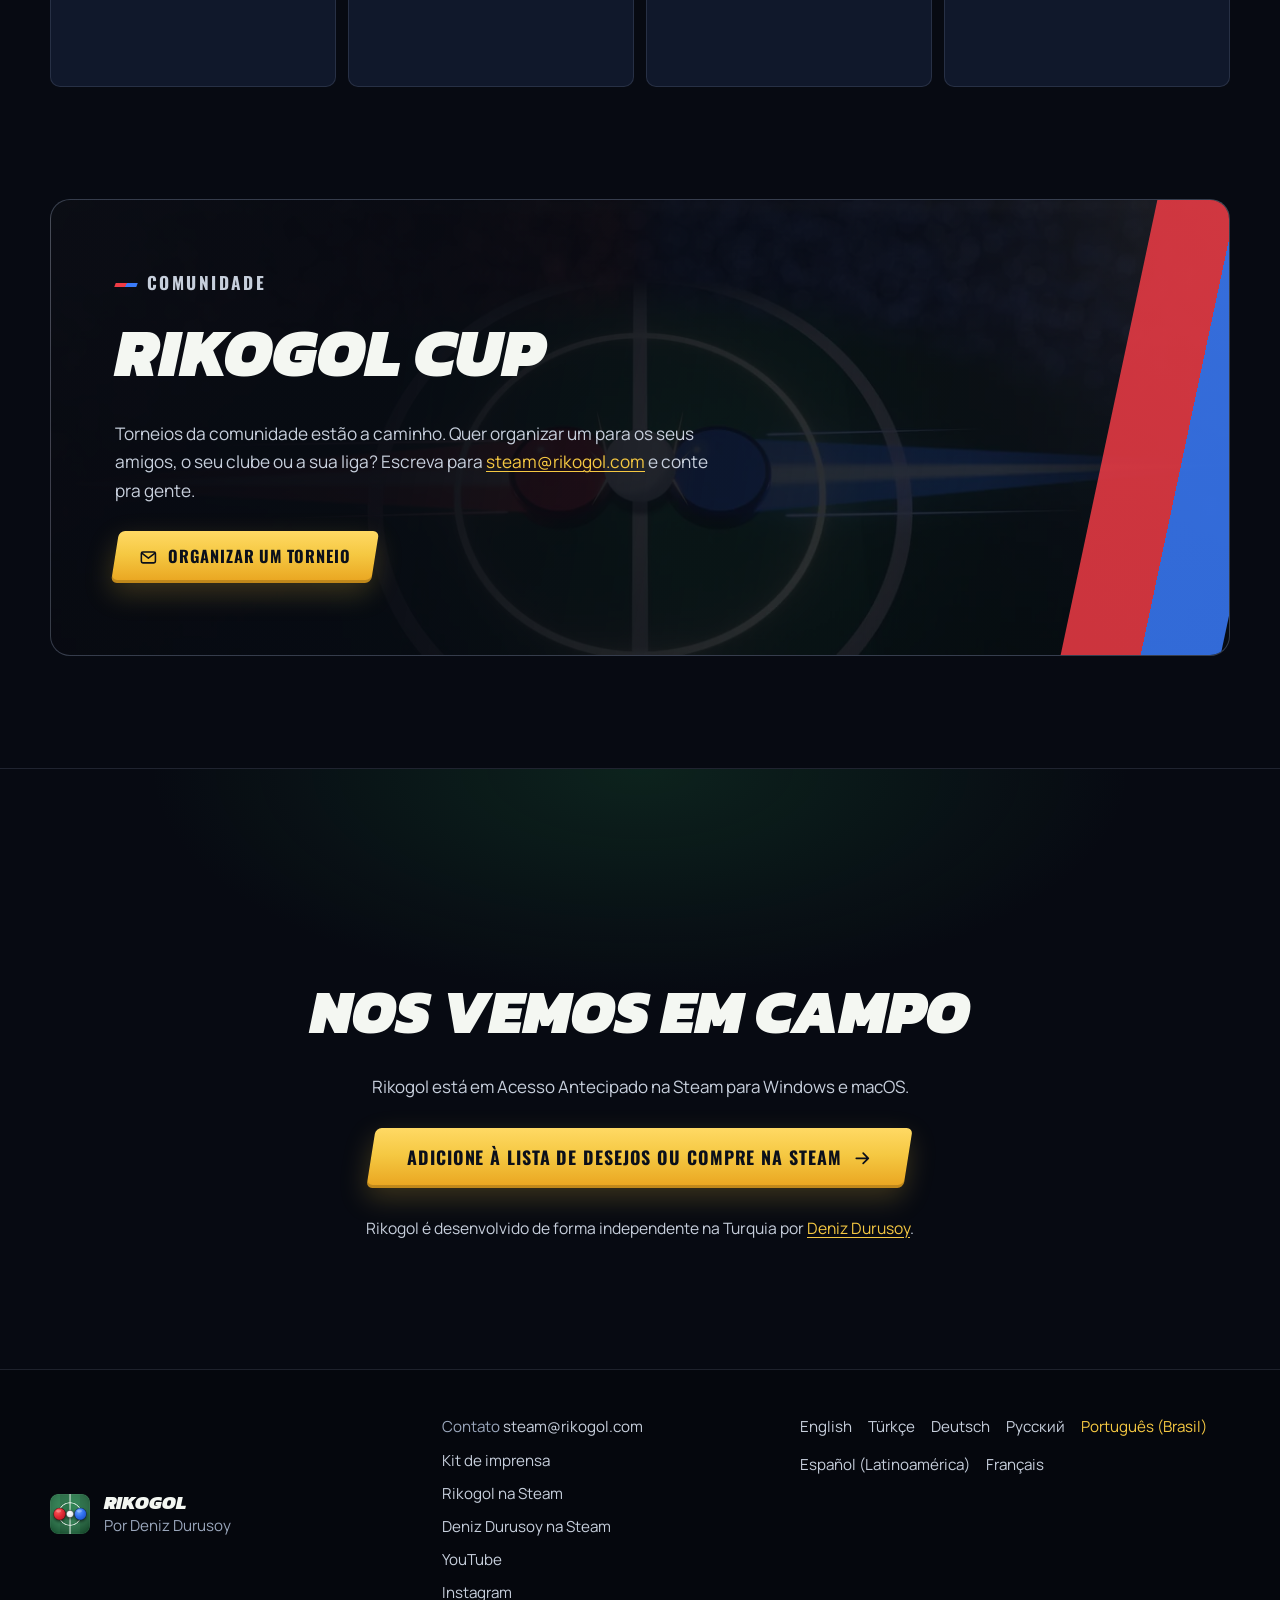
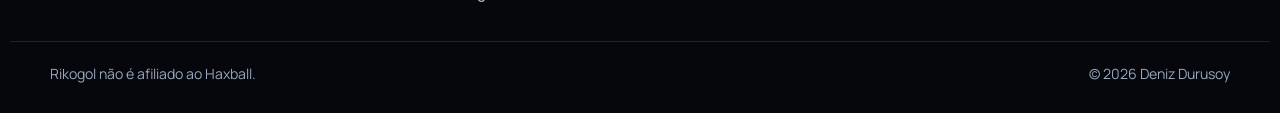
<file: pt-br/index.html>
<!doctype html>
<html lang="pt-BR" dir="ltr">
<head>
<meta charset="utf-8">
<meta name="viewport" content="width=device-width, initial-scale=1">
<meta http-equiv="Content-Security-Policy" content="default-src 'self'; img-src 'self' data:; media-src 'self'; font-src 'self'; style-src 'self'; script-src 'self'; frame-src https://store.steampowered.com; connect-src 'self'; object-src 'none'; base-uri 'self'; form-action 'self'">
<title>Rikogol — Futebol arcade com física de verdade, online com amigos</title>
<meta name="description" content="Futebol arcade com física de verdade, online com seus amigos: de duelos 1v1 a clássicos 11v11 com um técnico de cada lado. Em Acesso Antecipado na Steam.">
<link rel="canonical" href="https://rikogol.com/pt-br/">
<link rel="alternate" hreflang="en" href="https://rikogol.com/">
<link rel="alternate" hreflang="tr" href="https://rikogol.com/tr/">
<link rel="alternate" hreflang="de" href="https://rikogol.com/de/">
<link rel="alternate" hreflang="ru" href="https://rikogol.com/ru/">
<link rel="alternate" hreflang="pt-BR" href="https://rikogol.com/pt-br/">
<link rel="alternate" hreflang="es-419" href="https://rikogol.com/es/">
<link rel="alternate" hreflang="fr" href="https://rikogol.com/fr/">
<link rel="alternate" hreflang="x-default" href="https://rikogol.com/">
<meta name="theme-color" content="#070a12">
<meta name="color-scheme" content="dark">
<link rel="preload" href="/assets/fonts/oswald-bold.woff2" as="font" type="font/woff2" crossorigin>
<link rel="preload" href="/assets/fonts/manrope-regular.woff2" as="font" type="font/woff2" crossorigin>
<link rel="preload" as="image" href="/assets/img/hero/rikogol-hero-1920.webp" imagesrcset="/assets/img/hero/rikogol-hero-960.webp 960w, /assets/img/hero/rikogol-hero-1440.webp 1440w, /assets/img/hero/rikogol-hero-1920.webp 1920w, /assets/img/hero/rikogol-hero-2560.webp 2560w" imagesizes="100vw" fetchpriority="high">
<link rel="stylesheet" href="/assets/css/site.min.css">
<link rel="icon" href="/favicon.ico" sizes="16x16 32x32 48x48">
<link rel="icon" href="/assets/img/icons/icon-192.png" type="image/png" sizes="192x192">
<link rel="apple-touch-icon" href="/assets/img/icons/apple-touch-icon.png">
<link rel="manifest" href="/site.webmanifest">
<meta property="og:type" content="website">
<meta property="og:site_name" content="Rikogol">
<meta property="og:title" content="Rikogol — Futebol arcade com física de verdade, online com amigos">
<meta property="og:description" content="Futebol arcade com física de verdade, online com seus amigos: de duelos 1v1 a clássicos 11v11 com um técnico de cada lado. Em Acesso Antecipado na Steam.">
<meta property="og:url" content="https://rikogol.com/pt-br/">
<meta property="og:locale" content="pt_BR">
<meta property="og:locale:alternate" content="en_US">
<meta property="og:locale:alternate" content="tr_TR">
<meta property="og:locale:alternate" content="de_DE">
<meta property="og:locale:alternate" content="ru_RU">
<meta property="og:locale:alternate" content="es_LA">
<meta property="og:locale:alternate" content="fr_FR">
<meta property="og:image" content="https://rikogol.com/press/files/rikogol-main-capsule.jpg">
<meta property="og:image:type" content="image/jpeg">
<meta property="og:image:width" content="1232">
<meta property="og:image:height" content="706">
<meta property="og:image:alt" content="Arte do Rikogol: um disco vermelho e um azul encontram a bola no meio de campo, sob o logo do Rikogol.">
<meta name="twitter:card" content="summary_large_image">
<meta name="twitter:title" content="Rikogol — Futebol arcade com física de verdade, online com amigos">
<meta name="twitter:description" content="Futebol arcade com física de verdade, online com seus amigos: de duelos 1v1 a clássicos 11v11 com um técnico de cada lado. Em Acesso Antecipado na Steam.">
<meta name="twitter:image" content="https://rikogol.com/press/files/rikogol-main-capsule.jpg">
<meta name="twitter:image:alt" content="Arte do Rikogol: um disco vermelho e um azul encontram a bola no meio de campo, sob o logo do Rikogol.">
<script type="application/ld+json">{
 "@context": "https://schema.org",
 "@type": "VideoGame",
 "name": "Rikogol",
 "url": "https://rikogol.com/pt-br/",
 "sameAs": [
  "https://store.steampowered.com/app/4492690/Rikogol/",
  "https://www.youtube.com/@rikogolgame",
  "https://www.instagram.com/rikogolgame/"
 ],
 "description": "Futebol arcade com física de verdade, online com seus amigos: de duelos 1v1 a clássicos 11v11 com um técnico de cada lado. Em Acesso Antecipado na Steam.",
 "image": "https://rikogol.com/press/files/rikogol-main-capsule.jpg",
 "gamePlatform": [
  "PC",
  "Mac"
 ],
 "operatingSystem": "Windows, macOS",
 "applicationCategory": "Game",
 "genre": [
  "Sports",
  "Arcade"
 ],
 "playMode": [
  "SinglePlayer",
  "MultiPlayer"
 ],
 "numberOfPlayers": {
  "@type": "QuantitativeValue",
  "minValue": 1,
  "maxValue": 24
 },
 "datePublished": "2026-09-14",
 "inLanguage": [
  "en",
  "tr",
  "de",
  "ru",
  "pt-BR",
  "es-419",
  "fr",
  "zh-CN"
 ],
 "author": {
  "@type": "Person",
  "name": "Deniz Durusoy",
  "url": "https://store.steampowered.com/developer/denizdurusoy"
 },
 "publisher": {
  "@type": "Person",
  "name": "Deniz Durusoy",
  "url": "https://store.steampowered.com/developer/denizdurusoy"
 }
}</script>
<script src="/assets/js/site.js" defer></script>
</head>
<body>
<a class="skip-link" href="#main">Pular para o conteúdo</a>
<header class="site-header">
<div class="wrap header-inner">
<a class="brand" href="/pt-br/"><img src="/assets/img/icons/icon-64.png" width="32" height="32" alt=""><span lang="en">Rikogol</span></a>
<nav class="main-nav" aria-label="Menu principal">
<ul>
<li><a href="#features">Recursos</a></li>
<li><a href="#screenshots">Capturas de tela</a></li>
<li><a href="#community">Comunidade</a></li>
<li><a href="/pt-br/press/">Kit de imprensa</a></li>
</ul>
</nav>
<details class="lang" data-lang-menu>
<summary aria-label="Idioma: Português (Brasil)"><svg class="icon" viewBox="0 0 24 24" width="24" height="24" fill="none" stroke="currentColor" stroke-width="2" stroke-linecap="round" stroke-linejoin="round" aria-hidden="true" focusable="false"><circle cx="12" cy="12" r="9"/><path d="M3 12h18M12 3c2.8 3 2.8 15 0 18M12 3c-2.8 3-2.8 15 0 18"/></svg><span>PT-BR</span><svg class="icon chev" viewBox="0 0 24 24" width="24" height="24" fill="none" stroke="currentColor" stroke-width="2" stroke-linecap="round" stroke-linejoin="round" aria-hidden="true" focusable="false"><path d="M7 10l5 5 5-5"/></svg></summary>
<ul class="lang-list">
<li><a href="/" hreflang="en" lang="en"><span>English</span><span class="lang-code">EN</span></a></li>
<li><a href="/tr/" hreflang="tr" lang="tr"><span>Türkçe</span><span class="lang-code">TR</span></a></li>
<li><a href="/de/" hreflang="de" lang="de"><span>Deutsch</span><span class="lang-code">DE</span></a></li>
<li><a href="/ru/" hreflang="ru" lang="ru"><span>Русский</span><span class="lang-code">RU</span></a></li>
<li><a href="/pt-br/" hreflang="pt-BR" lang="pt-BR" aria-current="page"><span>Português (Brasil)</span><span class="lang-code">PT-BR</span></a></li>
<li><a href="/es/" hreflang="es-419" lang="es-419"><span>Español (Latinoamérica)</span><span class="lang-code">ES</span></a></li>
<li><a href="/fr/" hreflang="fr" lang="fr"><span>Français</span><span class="lang-code">FR</span></a></li>
</ul>
</details>
</div>
</header>
<main id="main">
<section class="hero" aria-labelledby="hero-title">
<div class="hero-art">
<img class="hero-bg" src="/assets/img/hero/rikogol-hero-1920.webp" srcset="/assets/img/hero/rikogol-hero-960.webp 960w, /assets/img/hero/rikogol-hero-1440.webp 1440w, /assets/img/hero/rikogol-hero-1920.webp 1920w, /assets/img/hero/rikogol-hero-2560.webp 2560w" sizes="100vw" width="1920" height="620" alt="" fetchpriority="high">
<h1 class="hero-logo" id="hero-title"><img src="/assets/img/logo/rikogol-logo-1280.webp" srcset="/assets/img/logo/rikogol-logo-480.webp 480w, /assets/img/logo/rikogol-logo-720.webp 720w, /assets/img/logo/rikogol-logo-960.webp 960w, /assets/img/logo/rikogol-logo-1280.webp 1280w" sizes="(min-width: 720px) 600px, 84vw" width="1280" height="362" alt="Rikogol"></h1>
</div>
<div class="wrap hero-text">
<p class="tagline">Futebol arcade com física de verdade, online com seus amigos.</p>
<p class="lede">De duelos 1v1 a clássicos 11v11 com um técnico de cada lado. Dois comandos, zero estatísticas, sem faltas nem impedimento — só habilidade.</p>
<div class="cta-row">
<a class="btn btn-primary" href="https://store.steampowered.com/app/4492690/Rikogol/"><span>Adicione à lista de desejos ou compre na <span lang="en">Steam</span></span><svg class="icon" viewBox="0 0 24 24" width="24" height="24" fill="none" stroke="currentColor" stroke-width="2" stroke-linecap="round" stroke-linejoin="round" aria-hidden="true" focusable="false"><path d="M5 12h14M13 6l6 6-6 6"/></svg></a>
<a class="btn btn-ghost" href="#trailer" data-play-trailer><svg class="icon" viewBox="0 0 24 24" width="24" height="24" fill="none" stroke="currentColor" stroke-width="2" stroke-linecap="round" stroke-linejoin="round" aria-hidden="true" focusable="false"><path d="M8 5.5v13l11-6.5z" fill="currentColor" stroke="none"/></svg><span>Ver o trailer</span></a>
</div>
<ul class="facts">
<li>Acesso Antecipado</li>
<li><span lang="en">Windows</span> e <span lang="en">macOS</span></li>
<li>Até 24 jogadores</li>
<li>8 idiomas</li>
</ul>
</div>
<div class="wrap">
<figure class="trailer" id="trailer">
<div class="video-shell" data-video>
<video controls preload="none" playsinline poster="/assets/video/rikogol-trailer-poster.webp" width="1280" height="720" aria-label="Trailer de jogabilidade">
<source src="/assets/video/rikogol-trailer.mp4" type="video/mp4">
<p>Seu navegador não consegue reproduzir este vídeo. <a href="/assets/video/rikogol-trailer.mp4">Baixar o trailer (MP4)</a></p>
</video>
<button type="button" class="video-play" hidden><span class="video-play-disc"><svg class="icon" viewBox="0 0 24 24" width="24" height="24" fill="none" stroke="currentColor" stroke-width="2" stroke-linecap="round" stroke-linejoin="round" aria-hidden="true" focusable="false"><path d="M8 5.5v13l11-6.5z" fill="currentColor" stroke="none"/></svg></span><span class="video-play-label">Assistir ao trailer</span></button>
</div>
<figcaption>Rikogol — Trailer de jogabilidade (0:50) · versão em inglês; a versão em português está na página da Steam</figcaption>
</figure>
</div>
</section>

<section class="band" aria-labelledby="band-title">
<div class="wrap band-inner">
<div class="band-text">
<p class="kicker">Já disponível</p>
<h2 id="band-title">Em Acesso Antecipado na <span lang="en">Steam</span></h2>
<p>Rikogol chegou à Steam em 14 de setembro de 2026. Com a atualização mais recente (v1.8), o futebol online agora está a um toque de distância: a Partida Rápida leva você a uma sala aberta (se houver uma partida em andamento, direto para o campo) ou, se não encontrar nenhuma, começa o seu próprio 3v3 contra bots e o deixa aberto para quem quiser entrar.</p>
<p><a class="text-link" href="https://steamcommunity.com/games/4492690/announcements/detail/687519061335082796?l=brazilian">Ler as notas da atualização<svg class="icon icon-sm" viewBox="0 0 24 24" width="24" height="24" fill="none" stroke="currentColor" stroke-width="2" stroke-linecap="round" stroke-linejoin="round" aria-hidden="true" focusable="false"><path d="M14 5h5v5M19 5l-8 8M18 14v5H5V6h5"/></svg></a></p>
</div>
<div class="widget-shell" data-widget-src="https://store.steampowered.com/widget/4492690/?l=brazilian" data-widget-title="Rikogol na Steam">
<noscript><iframe src="https://store.steampowered.com/widget/4492690/?l=brazilian" title="Rikogol na Steam" width="646" height="190" loading="lazy"></iframe></noscript>
</div>
</div>
</section>

<section class="pitch" aria-labelledby="pitch-title">
<div class="wrap pitch-inner">
<p class="kicker">O jogo</p>
<h2 id="pitch-title" class="display">Mova. Chute. Gol.</h2>
<p>Rikogol é futebol arcade que você joga online com seus amigos. Dois comandos — mover e chutar — e um núcleo de física cuida do resto: cada passe, cada rebote na parede, cada chute que beija a trave e entra. Sem estatísticas de jogador, sem rolagem de dados, sem faltas, sem impedimento. Se você ganhar, você mereceu. Se perder, sabe exatamente por quê.</p><p>Se você cresceu jogando futebol de física visto de cima numa aba do navegador, já sabe jogar. Agora ele vive na Steam — com salas, sua lista de amigos e um campo para 24 jogadores.</p>
<p class="fans">Feito para fãs de futebol de física no estilo Haxball — e para quem só quer uma partida rápida com os amigos.</p>
</div>
</section>

<div class="features wrap" id="features">
<section class="feature " id="match-sizes" aria-labelledby="match-sizes-title">
<div class="feature-media">
<img src="/assets/img/screens/rikogol-screenshot-07-1280.webp" srcset="/assets/img/screens/rikogol-screenshot-07-640.webp 640w, /assets/img/screens/rikogol-screenshot-07-960.webp 960w, /assets/img/screens/rikogol-screenshot-07-1280.webp 1280w" sizes="(min-width: 960px) 620px, 92vw" width="1280" height="720" loading="lazy" decoding="async" alt="Os dois times alinhados para a saída de uma partida 11v11, com a arquibancada cheia de torcedores vermelhos e azuis.">
</div>
<div class="feature-text">
<p class="kicker">Do 1v1 ao 11v11</p>
<h2 id="match-sizes-title">De duelos 1v1 a clássicos 11v11</h2>
<p>Resolva no um contra um numa quadra minúscula, jogue 3x3 relâmpago ou lote um estádio enorme com 22 jogadores e um técnico de cada lado. Quatro estádios, times de 1 a 11, e as regras da sala são suas: limite de gols, tempo, força do chute, senha.</p>
<p class="stat"><span class="stat-num">24</span><span class="stat-text">pessoas numa mesma partida: 22 em campo e um técnico de cada lado</span></p>
</div>
</section>
<section class="feature feature-flip" id="head-coach" aria-labelledby="head-coach-title">
<div class="feature-media">
<img src="/assets/img/screens/rikogol-screenshot-02-1280.webp" srcset="/assets/img/screens/rikogol-screenshot-02-640.webp 640w, /assets/img/screens/rikogol-screenshot-02-960.webp 960w, /assets/img/screens/rikogol-screenshot-02-1280.webp 1280w" sizes="(min-width: 960px) 620px, 92vw" width="1280" height="720" loading="lazy" decoding="async" alt="Saída de bola numa partida 11v11 enquanto um técnico escolhe o esquema tático no quadro de formação.">
</div>
<div class="feature-text">
<p class="kicker">O toque único de <span lang="en">Rikogol</span></p>
<h2 id="head-coach-title">Seja o técnico</h2>
<p>Um jogador de cada time pode sair de campo e comandar o time de fora. Troque o esquema tático no meio da partida, marque pings na grama — passa, sobe, recua — e desenhe setas que só o seu time enxerga.</p>
<p>O outro lado nunca recebe nada disso: o host filtra tudo antes do envio.</p>
</div>
</section>
<section class="feature " id="bots" aria-labelledby="bots-title">
<div class="feature-media">
<img src="/assets/img/screens/rikogol-screenshot-05-1280.webp" srcset="/assets/img/screens/rikogol-screenshot-05-640.webp 640w, /assets/img/screens/rikogol-screenshot-05-960.webp 960w, /assets/img/screens/rikogol-screenshot-05-1280.webp 1280w" sizes="(min-width: 960px) 620px, 92vw" width="1280" height="720" loading="lazy" decoding="async" alt="Um bot marca: a faixa de gol mostra o nome dele enquanto o confete voa em volta da rede.">
</div>
<div class="feature-text">
<p class="kicker">Contra Bots</p>
<h2 id="bots-title">Não espere a sala encher: jogue já</h2>
<p>Treino › Contra Bots é uma partida de verdade, com dois tempos e tela de resultado, que dá para jogar até offline. Escolha o tamanho do time, de 1v1 a 11v11, o estádio, os limites de gols e de tempo e a dificuldade dos bots (Fácil, Média ou Difícil): eles completam o seu time e formam todo o time adversário.</p>
<p>Nas salas online, o host coloca bots nos times ou ativa “Preencher Vagas com Bots”, e o amigo que entra assume na hora a vaga de um bot, mesmo com a partida rolando. Bots só jogam em campo: nunca assumem a vaga de técnico.</p>
</div>
</section>
<section class="feature feature-flip" id="invites" aria-labelledby="invites-title">
<div class="feature-media">
<img src="/assets/img/screens/rikogol-screenshot-03-1280.webp" srcset="/assets/img/screens/rikogol-screenshot-03-640.webp 640w, /assets/img/screens/rikogol-screenshot-03-960.webp 960w, /assets/img/screens/rikogol-screenshot-03-1280.webp 1280w" sizes="(min-width: 960px) 620px, 92vw" width="1280" height="720" loading="lazy" decoding="async" alt="O lobby: dois times completos de onze e as configurações do host para estádio, tamanho do time, limites de gols e de tempo, força do chute, modo técnico e senha.">
</div>
<div class="feature-text">
<p class="kicker">Convites da <span lang="en">Steam</span></p>
<h2 id="invites-title">Amigos em campo em segundos</h2>
<ul class="ticks">
<li>Convide direto da sua lista de amigos da Steam ou entre numa sala aberta pelo navegador de partidas</li>
<li>Steam Relay por baixo do capô: sem abrir porta, sem conta extra, sem configuração</li>
<li>Até 24 pessoas numa partida — 22 em campo, um técnico de cada lado</li>
<li>Chat no lobby e durante a partida</li>
</ul>
</div>
</section>
<section class="feature " id="atmospheres" aria-labelledby="atmospheres-title">
<div class="feature-media">
<img src="/assets/img/screens/rikogol-screenshot-10-1280.webp" srcset="/assets/img/screens/rikogol-screenshot-10-640.webp 640w, /assets/img/screens/rikogol-screenshot-10-960.webp 960w, /assets/img/screens/rikogol-screenshot-10-1280.webp 1280w" sizes="(min-width: 960px) 620px, 92vw" width="1280" height="720" loading="lazy" decoding="async" alt="Uma partida debaixo de chuva, com gotas respingando no campo ao lado de uma arquibancada lotada.">
</div>
<div class="feature-text">
<p class="kicker">Atmosferas e torcida</p>
<h2 id="atmospheres-title">Todo gol parece uma final</h2>
<p>Holofotes à noite, sol do meio-dia, pôr do sol dourado, neve ou chuva: cinco atmosferas, e a escolha é sua. Quanto mais jogadores, mais lotada a arquibancada — e quando a bola estufa a rede, a torcida atrás do gol explode.</p>
<p>Cada jogador em campo tem nome e número da camisa, e o nome de quem marcou aparece na faixa do gol. A atmosfera muda só a sua tela — ninguém consegue fazer chover no campo do rival.</p>
</div>
</section>
</div>

<section class="extras-section" aria-labelledby="extras-title">
<div class="wrap">
<h2 id="extras-title" class="section-title">E tem mais</h2>
<ul class="extras">
<li class="extra"><svg class="extra-icon" viewBox="0 0 24 24" width="24" height="24" fill="none" stroke="currentColor" stroke-width="2" stroke-linecap="round" stroke-linejoin="round" aria-hidden="true" focusable="false"><circle cx="12" cy="4.5" r="1.8"/><path d="M4.5 8.5 12 10l7.5-1.5M12 10v4.5M8.5 21l3.5-6.5 3.5 6.5"/></svg><h3>Acessibilidade</h3><p>Paletas de time para daltônicos e modo de alto contraste. Todo comando é remapeável, e os menus são 100% navegáveis só no teclado.</p></li>
<li class="extra"><svg class="extra-icon" viewBox="0 0 24 24" width="24" height="24" fill="none" stroke="currentColor" stroke-width="2" stroke-linecap="round" stroke-linejoin="round" aria-hidden="true" focusable="false"><path d="M8 4h8v5a4 4 0 0 1-8 0zM8 6H5a3 3 0 0 0 3 4M16 6h3a3 3 0 0 1-3 4M12 13v4M8.5 20h7M10 17h4"/></svg><h3>65 Conquistas da <span lang="en">Steam</span></h3><p>Treino a qualquer hora: afie seus chutes sozinho ou encare os bots. A Steam Cloud mantém suas configurações em qualquer máquina.</p></li>
<li class="extra"><svg class="extra-icon" viewBox="0 0 24 24" width="24" height="24" fill="none" stroke="currentColor" stroke-width="2" stroke-linecap="round" stroke-linejoin="round" aria-hidden="true" focusable="false"><circle cx="12" cy="12" r="9"/><path d="M3 12h18M12 3c2.8 3 2.8 15 0 18M12 3c-2.8 3-2.8 15 0 18"/></svg><h3>8 idiomas</h3><p><span lang="en">English</span>, <span lang="tr">Türkçe</span>, <span lang="de">Deutsch</span>, <span lang="ru">Русский</span>, <span lang="pt-BR">Português (Brasil)</span>, <span lang="es-419">Español (Latinoamérica)</span>, <span lang="fr">Français</span>, <span lang="zh-CN">简体中文</span></p></li>
</ul>
</div>
</section>

<section class="gallery-section" id="screenshots" aria-labelledby="gallery-title">
<div class="wrap">
<div class="section-head">
<p class="kicker">Capturas de tela</p>
<h2 id="gallery-title" class="section-title">Em campo</h2>
<p class="hint">Selecione uma captura para ampliá-la.</p>
</div>
<ul class="gallery" data-gallery>
<li><a class="shot" href="/press/files/rikogol-screenshot-01.jpg" data-large="/assets/img/screens/rikogol-screenshot-01-1280.webp"><img src="/assets/img/screens/rikogol-screenshot-01-640.webp" srcset="/assets/img/screens/rikogol-screenshot-01-640.webp 640w, /assets/img/screens/rikogol-screenshot-01-1280.webp 1280w" sizes="(min-width: 1180px) 276px, (min-width: 720px) 23vw, 46vw" width="640" height="360" loading="lazy" decoding="async" alt="Gol! A faixa de gol mostra o nome de quem marcou enquanto cai confete diante de uma arquibancada lotada."></a></li>
<li><a class="shot" href="/press/files/rikogol-screenshot-02.jpg" data-large="/assets/img/screens/rikogol-screenshot-02-1280.webp"><img src="/assets/img/screens/rikogol-screenshot-02-640.webp" srcset="/assets/img/screens/rikogol-screenshot-02-640.webp 640w, /assets/img/screens/rikogol-screenshot-02-1280.webp 1280w" sizes="(min-width: 1180px) 276px, (min-width: 720px) 23vw, 46vw" width="640" height="360" loading="lazy" decoding="async" alt="Saída de bola numa partida 11v11 enquanto um técnico escolhe o esquema tático no quadro de formação."></a></li>
<li><a class="shot" href="/press/files/rikogol-screenshot-12.jpg" data-large="/assets/img/screens/rikogol-screenshot-12-1280.webp"><img src="/assets/img/screens/rikogol-screenshot-12-640.webp" srcset="/assets/img/screens/rikogol-screenshot-12-640.webp 640w, /assets/img/screens/rikogol-screenshot-12-1280.webp 1280w" sizes="(min-width: 1180px) 276px, (min-width: 720px) 23vw, 46vw" width="640" height="360" loading="lazy" decoding="async" alt="Um ping do técnico e uma seta de passe no campo durante uma partida lotada."></a></li>
<li><a class="shot" href="/press/files/rikogol-screenshot-07.jpg" data-large="/assets/img/screens/rikogol-screenshot-07-1280.webp"><img src="/assets/img/screens/rikogol-screenshot-07-640.webp" srcset="/assets/img/screens/rikogol-screenshot-07-640.webp 640w, /assets/img/screens/rikogol-screenshot-07-1280.webp 1280w" sizes="(min-width: 1180px) 276px, (min-width: 720px) 23vw, 46vw" width="640" height="360" loading="lazy" decoding="async" alt="Os dois times alinhados para a saída de uma partida 11v11, com a arquibancada cheia de torcedores vermelhos e azuis."></a></li>
<li><a class="shot" href="/press/files/rikogol-screenshot-10.jpg" data-large="/assets/img/screens/rikogol-screenshot-10-1280.webp"><img src="/assets/img/screens/rikogol-screenshot-10-640.webp" srcset="/assets/img/screens/rikogol-screenshot-10-640.webp 640w, /assets/img/screens/rikogol-screenshot-10-1280.webp 1280w" sizes="(min-width: 1180px) 276px, (min-width: 720px) 23vw, 46vw" width="640" height="360" loading="lazy" decoding="async" alt="Uma partida debaixo de chuva, com gotas respingando no campo ao lado de uma arquibancada lotada."></a></li>
<li><a class="shot" href="/press/files/rikogol-screenshot-06.jpg" data-large="/assets/img/screens/rikogol-screenshot-06-1280.webp"><img src="/assets/img/screens/rikogol-screenshot-06-640.webp" srcset="/assets/img/screens/rikogol-screenshot-06-640.webp 640w, /assets/img/screens/rikogol-screenshot-06-1280.webp 1280w" sizes="(min-width: 1180px) 276px, (min-width: 720px) 23vw, 46vw" width="640" height="360" loading="lazy" decoding="async" alt="Um duelo um contra um na atmosfera de neve."></a></li>
<li><a class="shot" href="/press/files/rikogol-screenshot-11.jpg" data-large="/assets/img/screens/rikogol-screenshot-11-1280.webp"><img src="/assets/img/screens/rikogol-screenshot-11-640.webp" srcset="/assets/img/screens/rikogol-screenshot-11-640.webp 640w, /assets/img/screens/rikogol-screenshot-11-1280.webp 1280w" sizes="(min-width: 1180px) 276px, (min-width: 720px) 23vw, 46vw" width="640" height="360" loading="lazy" decoding="async" alt="Uma partida no pôr do sol dourado, com um jogador conduzindo a bola rumo ao gol."></a></li>
<li><a class="shot" href="/press/files/rikogol-screenshot-09.jpg" data-large="/assets/img/screens/rikogol-screenshot-09-1280.webp"><img src="/assets/img/screens/rikogol-screenshot-09-640.webp" srcset="/assets/img/screens/rikogol-screenshot-09-640.webp 640w, /assets/img/screens/rikogol-screenshot-09-1280.webp 1280w" sizes="(min-width: 1180px) 276px, (min-width: 720px) 23vw, 46vw" width="640" height="360" loading="lazy" decoding="async" alt="Uma partida de dia perto da linha do meio-campo, diante de arquibancadas lotadas de torcedores vermelhos e azuis."></a></li>
<li><a class="shot" href="/press/files/rikogol-screenshot-05.jpg" data-large="/assets/img/screens/rikogol-screenshot-05-1280.webp"><img src="/assets/img/screens/rikogol-screenshot-05-640.webp" srcset="/assets/img/screens/rikogol-screenshot-05-640.webp 640w, /assets/img/screens/rikogol-screenshot-05-1280.webp 1280w" sizes="(min-width: 1180px) 276px, (min-width: 720px) 23vw, 46vw" width="640" height="360" loading="lazy" decoding="async" alt="Um bot marca: a faixa de gol mostra o nome dele enquanto o confete voa em volta da rede."></a></li>
<li><a class="shot" href="/press/files/rikogol-screenshot-04.jpg" data-large="/assets/img/screens/rikogol-screenshot-04-1280.webp"><img src="/assets/img/screens/rikogol-screenshot-04-640.webp" srcset="/assets/img/screens/rikogol-screenshot-04-640.webp 640w, /assets/img/screens/rikogol-screenshot-04-1280.webp 1280w" sizes="(min-width: 1180px) 276px, (min-width: 720px) 23vw, 46vw" width="640" height="360" loading="lazy" decoding="async" alt="Bots, cada um com a etiqueta BOT ao lado do nome, avançam rumo ao gol no segundo tempo."></a></li>
<li><a class="shot" href="/press/files/rikogol-screenshot-14.jpg" data-large="/assets/img/screens/rikogol-screenshot-14-1280.webp"><img src="/assets/img/screens/rikogol-screenshot-14-640.webp" srcset="/assets/img/screens/rikogol-screenshot-14-640.webp 640w, /assets/img/screens/rikogol-screenshot-14-1280.webp 1280w" sizes="(min-width: 1180px) 276px, (min-width: 720px) 23vw, 46vw" width="640" height="360" loading="lazy" decoding="async" alt="A faixa do segundo tempo no recomeço de uma partida 11v11 debaixo de chuva."></a></li>
<li><a class="shot" href="/press/files/rikogol-screenshot-15.jpg" data-large="/assets/img/screens/rikogol-screenshot-15-1280.webp"><img src="/assets/img/screens/rikogol-screenshot-15-640.webp" srcset="/assets/img/screens/rikogol-screenshot-15-640.webp 640w, /assets/img/screens/rikogol-screenshot-15-1280.webp 1280w" sizes="(min-width: 1180px) 276px, (min-width: 720px) 23vw, 46vw" width="640" height="360" loading="lazy" decoding="async" alt="Fim de jogo: a faixa de resultado anuncia o vencedor, com o botão para voltar ao lobby."></a></li>
<li><a class="shot" href="/press/files/rikogol-screenshot-03.jpg" data-large="/assets/img/screens/rikogol-screenshot-03-1280.webp"><img src="/assets/img/screens/rikogol-screenshot-03-640.webp" srcset="/assets/img/screens/rikogol-screenshot-03-640.webp 640w, /assets/img/screens/rikogol-screenshot-03-1280.webp 1280w" sizes="(min-width: 1180px) 276px, (min-width: 720px) 23vw, 46vw" width="640" height="360" loading="lazy" decoding="async" alt="O lobby: dois times completos de onze e as configurações do host para estádio, tamanho do time, limites de gols e de tempo, força do chute, modo técnico e senha."></a></li>
<li><a class="shot" href="/press/files/rikogol-screenshot-13.jpg" data-large="/assets/img/screens/rikogol-screenshot-13-1280.webp"><img src="/assets/img/screens/rikogol-screenshot-13-640.webp" srcset="/assets/img/screens/rikogol-screenshot-13-640.webp 640w, /assets/img/screens/rikogol-screenshot-13-1280.webp 1280w" sizes="(min-width: 1180px) 276px, (min-width: 720px) 23vw, 46vw" width="640" height="360" loading="lazy" decoding="async" alt="O navegador de partidas, com salas abertas listadas por estádio, tamanho do time, limite de gols e tempo."></a></li>
<li><a class="shot" href="/press/files/rikogol-screenshot-08.jpg" data-large="/assets/img/screens/rikogol-screenshot-08-1280.webp"><img src="/assets/img/screens/rikogol-screenshot-08-640.webp" srcset="/assets/img/screens/rikogol-screenshot-08-640.webp 640w, /assets/img/screens/rikogol-screenshot-08-1280.webp 1280w" sizes="(min-width: 1180px) 276px, (min-width: 720px) 23vw, 46vw" width="640" height="360" loading="lazy" decoding="async" alt="Um 3x3 em volta do círculo central, em plena luz do dia."></a></li>
<li><a class="shot" href="/press/files/rikogol-screenshot-16.jpg" data-large="/assets/img/screens/rikogol-screenshot-16-1280.webp"><img src="/assets/img/screens/rikogol-screenshot-16-640.webp" srcset="/assets/img/screens/rikogol-screenshot-16-640.webp 640w, /assets/img/screens/rikogol-screenshot-16-1280.webp 1280w" sizes="(min-width: 1180px) 276px, (min-width: 720px) 23vw, 46vw" width="640" height="360" loading="lazy" decoding="async" alt="O menu principal, com Treino, Online e Configurações, sobre um campo ao vivo."></a></li>
</ul>
</div>
</section>

<section class="community" id="community" aria-labelledby="community-title">
<div class="wrap">
<div class="community-card">
<p class="kicker">Comunidade</p>
<h2 id="community-title" class="display"><span lang="en">Rikogol</span> Cup</h2>
<p>Torneios da comunidade estão a caminho. Quer organizar um para os seus amigos, o seu clube ou a sua liga? Escreva para <a href="mailto:steam@rikogol.com?subject=Rikogol%20Cup">steam@rikogol.com</a> e conte pra gente.</p>
<a class="btn btn-primary" href="mailto:steam@rikogol.com?subject=Rikogol%20Cup"><svg class="icon" viewBox="0 0 24 24" width="24" height="24" fill="none" stroke="currentColor" stroke-width="2" stroke-linecap="round" stroke-linejoin="round" aria-hidden="true" focusable="false"><rect x="3" y="5" width="18" height="14" rx="2"/><path d="m4 7 8 6 8-6"/></svg><span>Organizar um torneio</span></a>
</div>
</div>
</section>

<section class="finale" aria-labelledby="finale-title">
<div class="wrap finale-inner">
<img class="finale-icon" src="/assets/img/icons/icon-192.png" width="96" height="96" alt="" loading="lazy">
<h2 id="finale-title" class="display">Nos vemos em campo</h2>
<p>Rikogol está em Acesso Antecipado na Steam para Windows e macOS.</p>
<a class="btn btn-primary btn-lg" href="https://store.steampowered.com/app/4492690/Rikogol/"><span>Adicione à lista de desejos ou compre na <span lang="en">Steam</span></span><svg class="icon" viewBox="0 0 24 24" width="24" height="24" fill="none" stroke="currentColor" stroke-width="2" stroke-linecap="round" stroke-linejoin="round" aria-hidden="true" focusable="false"><path d="M5 12h14M13 6l6 6-6 6"/></svg></a>
<p class="dev-line">Rikogol é desenvolvido de forma independente na Turquia por <a href="https://store.steampowered.com/developer/denizdurusoy">Deniz Durusoy</a>.</p>
</div>
</section>
</main>
<footer class="site-footer">
<div class="wrap footer-grid">
<div class="footer-brand">
<img src="/assets/img/icons/icon-64.png" width="40" height="40" alt="" loading="lazy">
<p><span class="footer-name" lang="en">Rikogol</span><br>Por Deniz Durusoy</p>
</div>
<nav class="footer-links" aria-label="Links">
<ul>
<li><span class="footer-label">Contato</span> <a href="mailto:steam@rikogol.com">steam@rikogol.com</a></li>
<li><a href="/pt-br/press/">Kit de imprensa</a></li>
<li><a href="https://store.steampowered.com/app/4492690/Rikogol/">Rikogol na Steam</a></li>
<li><a href="https://store.steampowered.com/developer/denizdurusoy">Deniz Durusoy na Steam</a></li>
<li><a href="https://www.youtube.com/@rikogolgame" rel="me" lang="en">YouTube</a></li>
<li><a href="https://www.instagram.com/rikogolgame/" rel="me" lang="en">Instagram</a></li>
</ul>
</nav>
<nav class="footer-langs" aria-label="Idioma">
<ul>
<li><a href="/" hreflang="en" lang="en">English</a></li>
<li><a href="/tr/" hreflang="tr" lang="tr">Türkçe</a></li>
<li><a href="/de/" hreflang="de" lang="de">Deutsch</a></li>
<li><a href="/ru/" hreflang="ru" lang="ru">Русский</a></li>
<li><a href="/pt-br/" hreflang="pt-BR" lang="pt-BR" aria-current="page">Português (Brasil)</a></li>
<li><a href="/es/" hreflang="es-419" lang="es-419">Español (Latinoamérica)</a></li>
<li><a href="/fr/" hreflang="fr" lang="fr">Français</a></li>
</ul>
</nav>
</div>
<div class="wrap footer-legal">
<p>Rikogol não é afiliado ao Haxball.</p>
<p>© 2026 Deniz Durusoy</p>
</div>
</footer>
<dialog class="lightbox" data-lightbox aria-label="Visualizador de capturas de tela">
<button type="button" class="lb-btn lb-close" data-lb="close" aria-label="Fechar"><svg class="icon" viewBox="0 0 24 24" width="24" height="24" fill="none" stroke="currentColor" stroke-width="2" stroke-linecap="round" stroke-linejoin="round" aria-hidden="true" focusable="false"><path d="M6 6l12 12M18 6 6 18"/></svg></button>
<div class="lb-stage"></div>
<div class="lb-bar">
<p class="lb-caption" aria-live="polite"></p>
<div class="lb-controls">
<button type="button" class="lb-btn" data-lb="prev" aria-label="Captura anterior"><svg class="icon" viewBox="0 0 24 24" width="24" height="24" fill="none" stroke="currentColor" stroke-width="2" stroke-linecap="round" stroke-linejoin="round" aria-hidden="true" focusable="false"><path d="M15 5l-7 7 7 7"/></svg></button>
<span class="lb-count"></span>
<button type="button" class="lb-btn" data-lb="next" aria-label="Próxima captura"><svg class="icon" viewBox="0 0 24 24" width="24" height="24" fill="none" stroke="currentColor" stroke-width="2" stroke-linecap="round" stroke-linejoin="round" aria-hidden="true" focusable="false"><path d="M9 5l7 7-7 7"/></svg></button>
<a class="lb-full" href="#" target="_blank" rel="noopener">Tamanho original (1920×1080 JPG)</a>
</div>
</div>
</dialog>
</body>
</html>
</file>
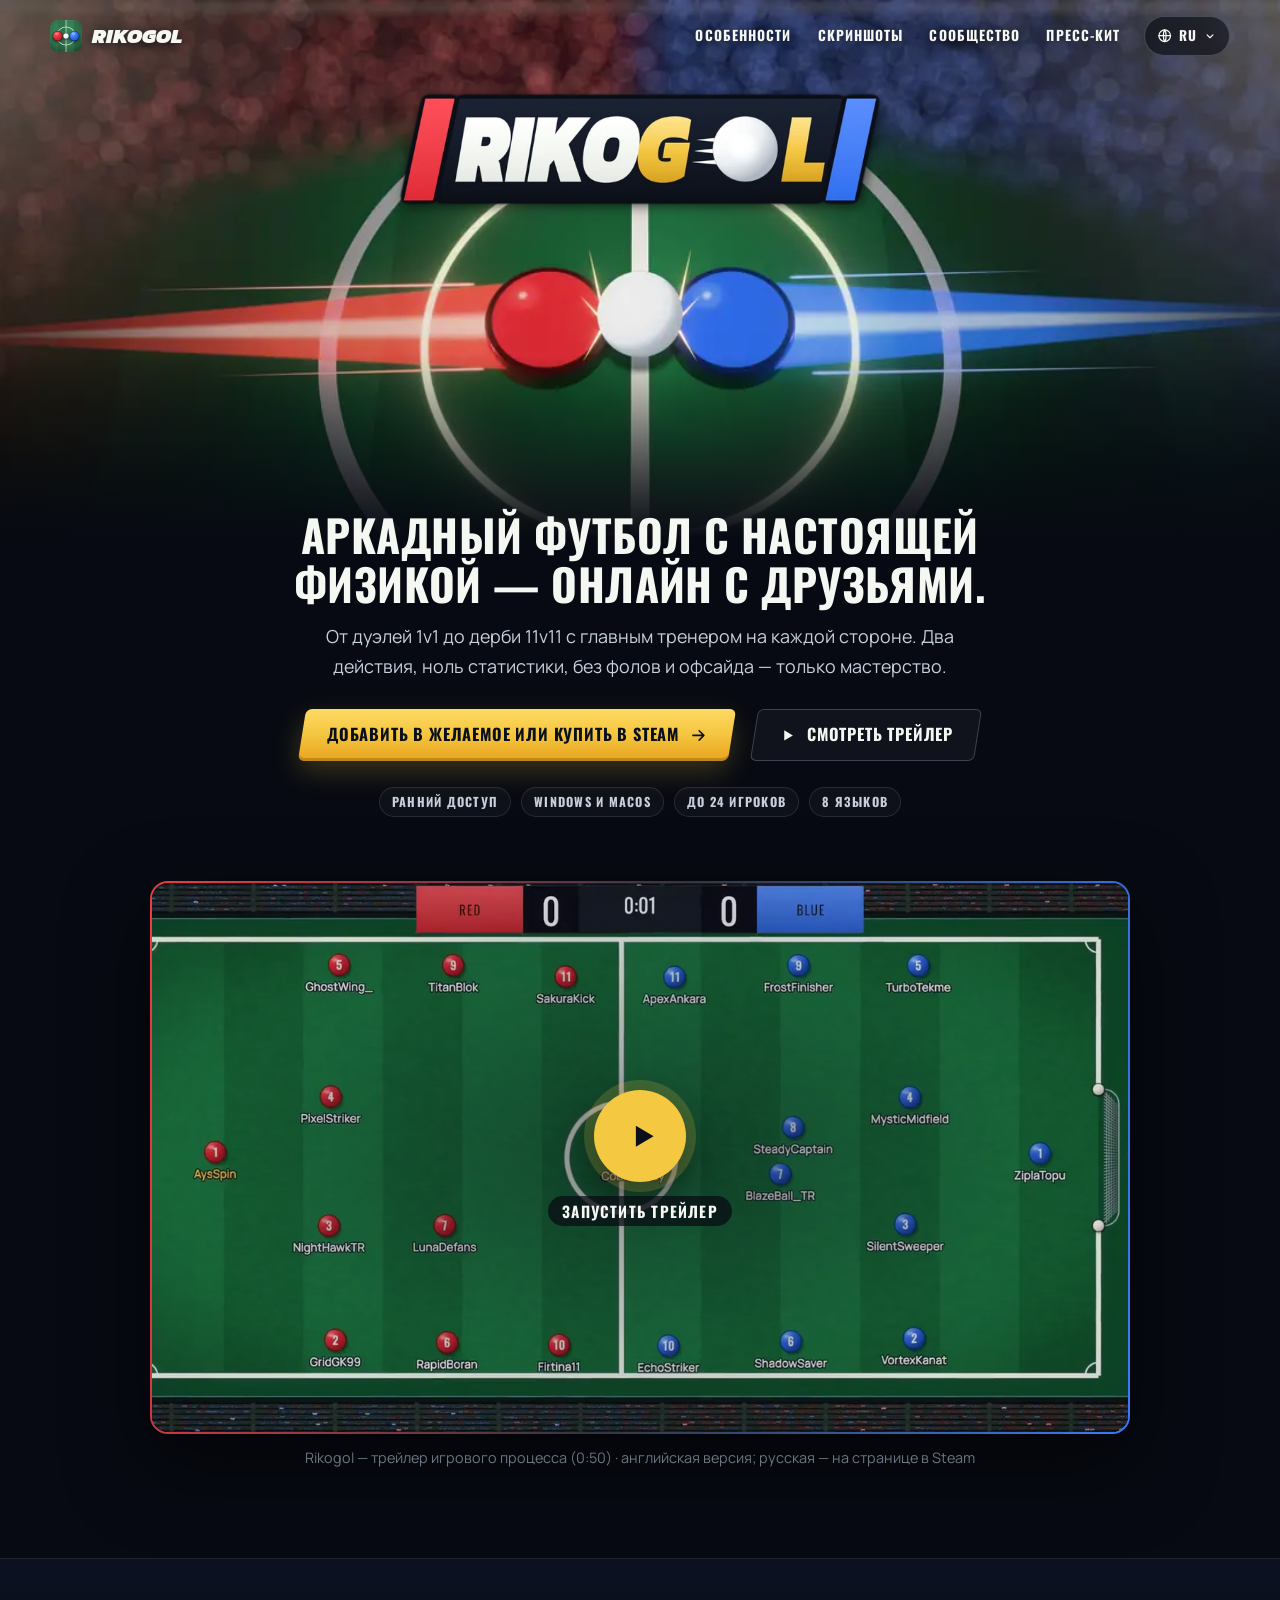
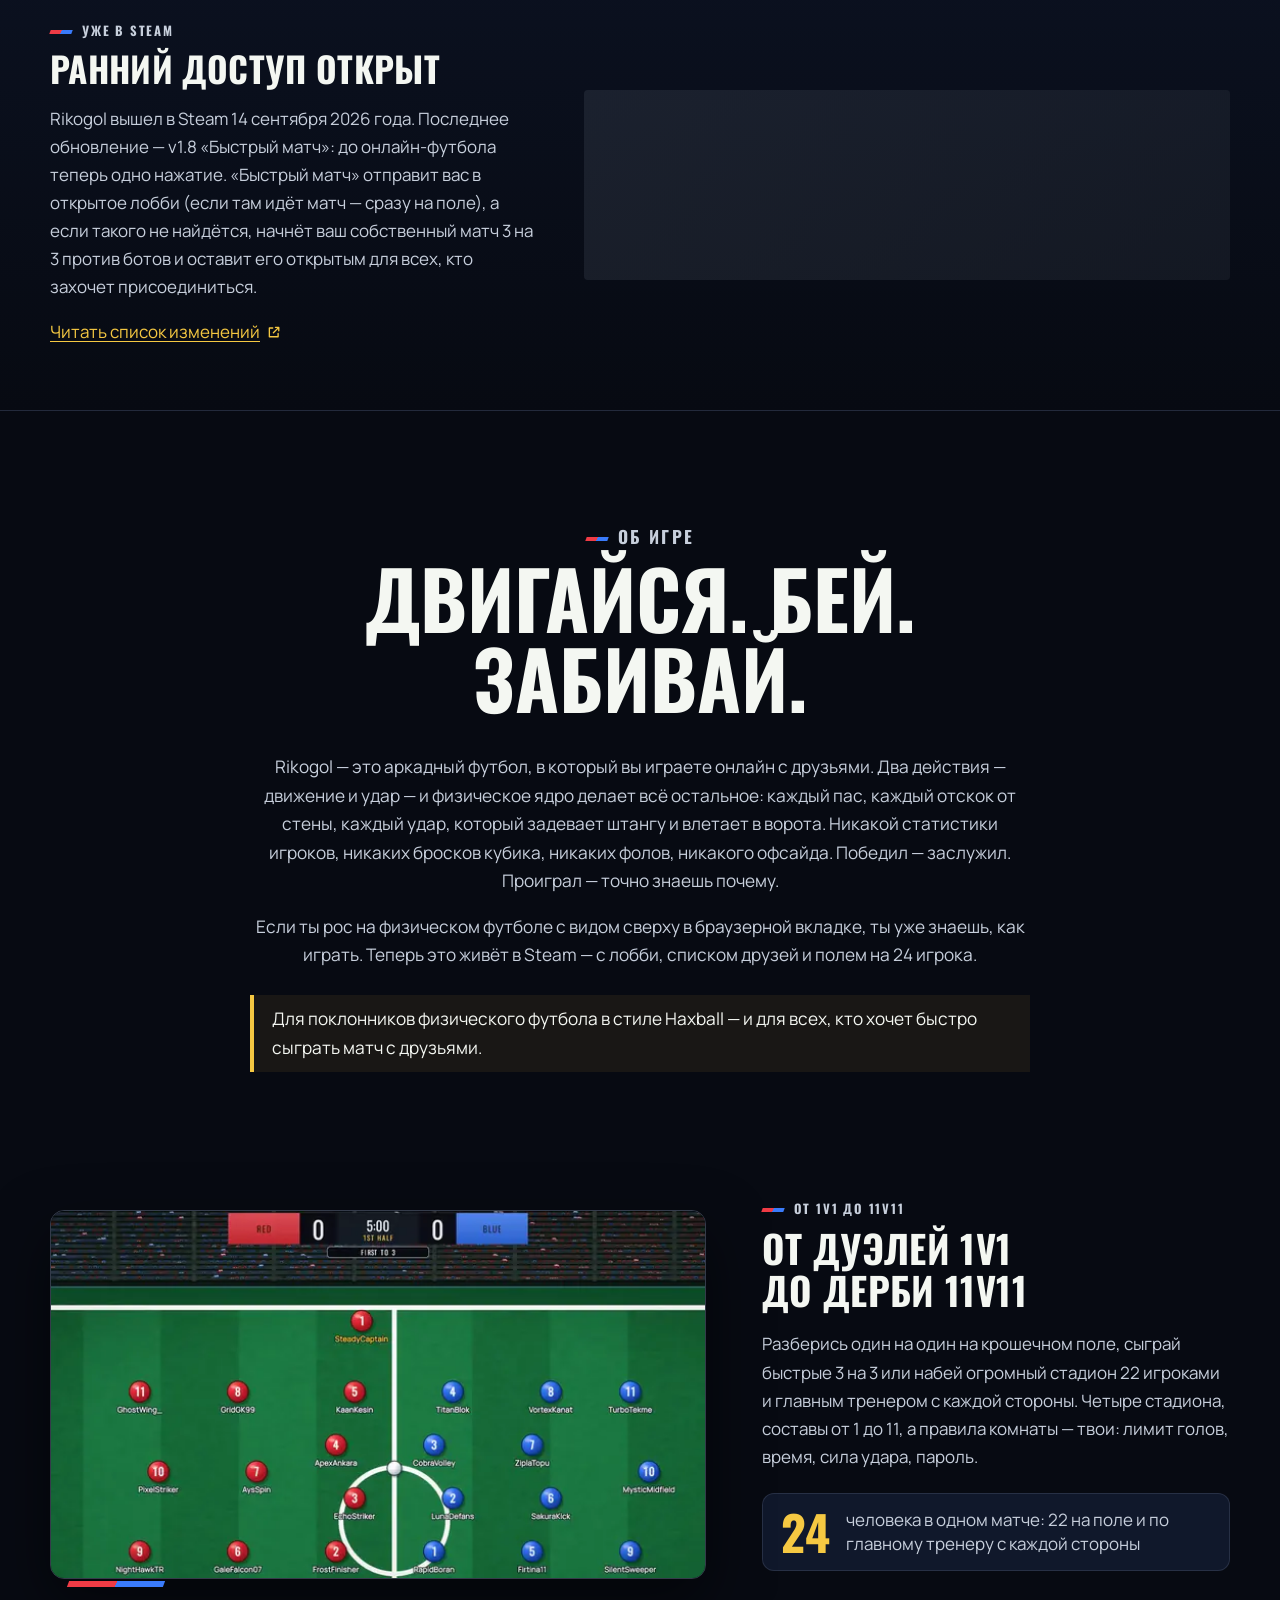
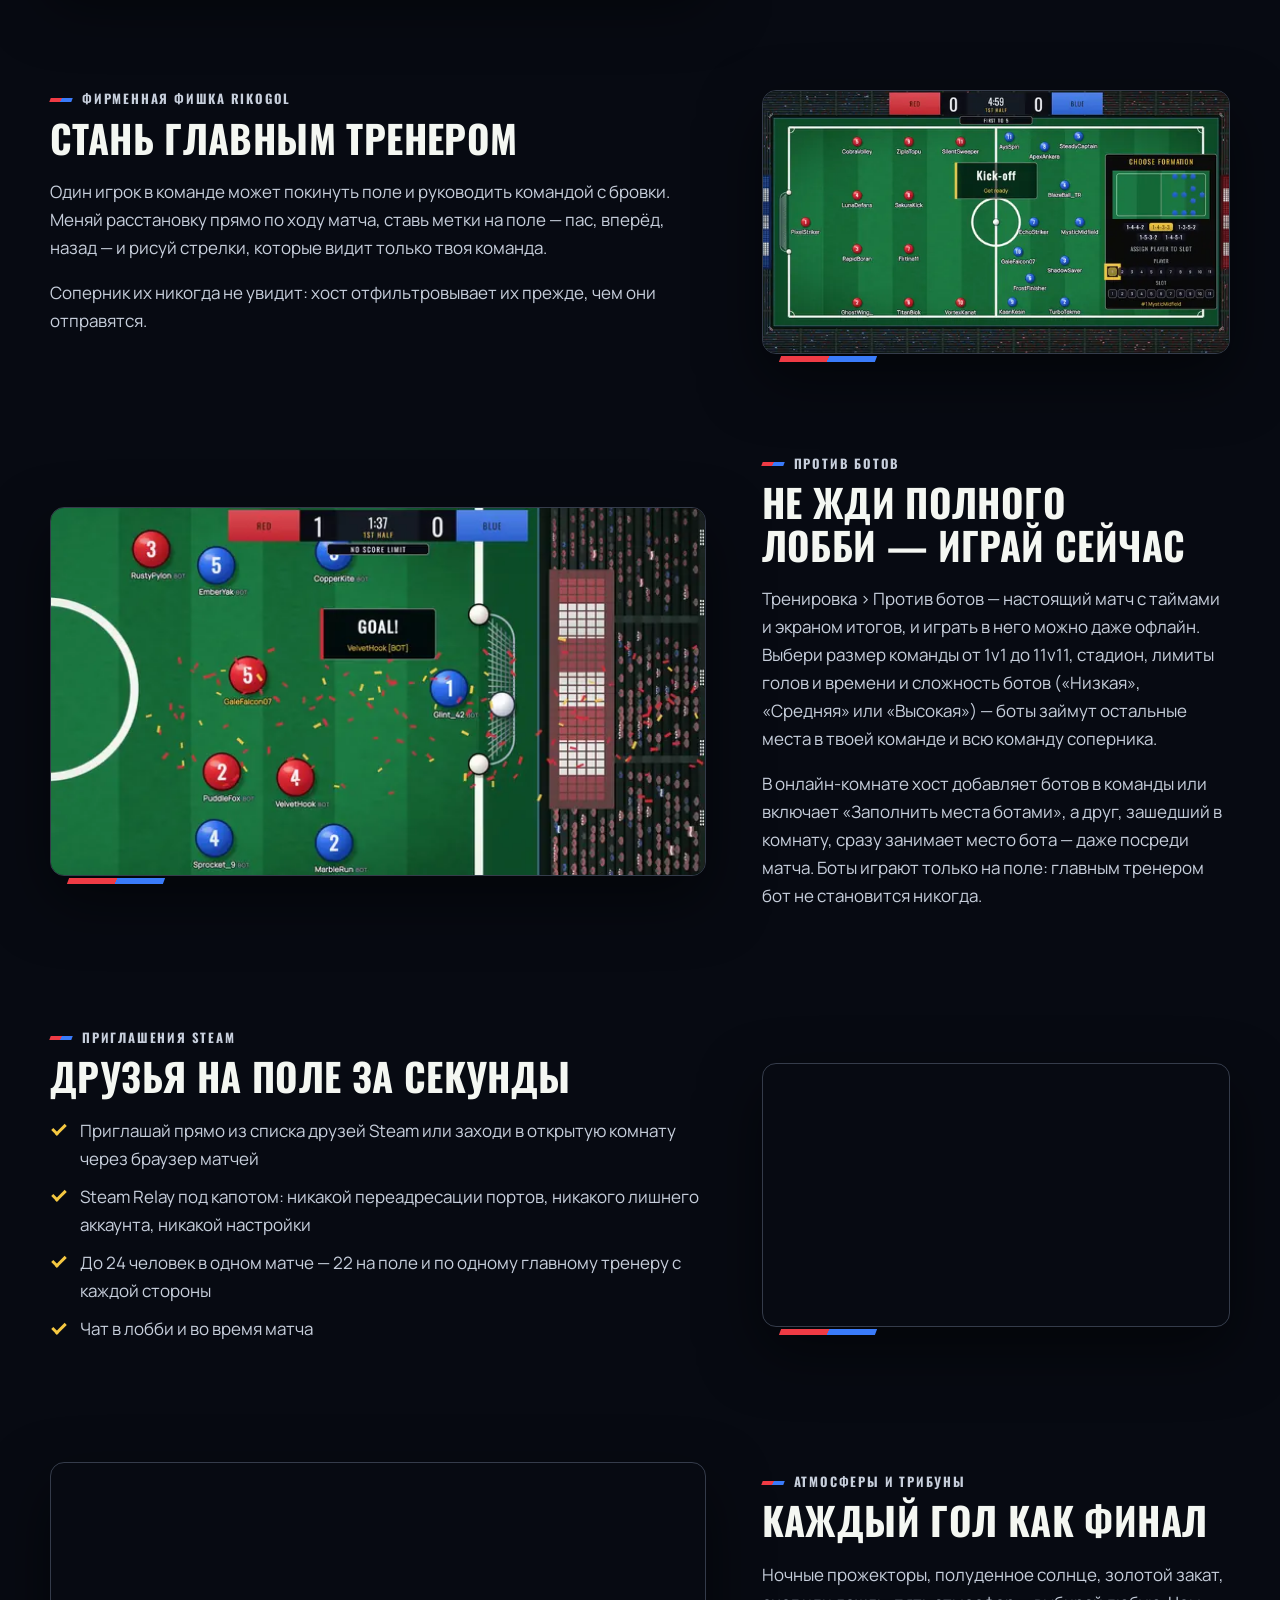
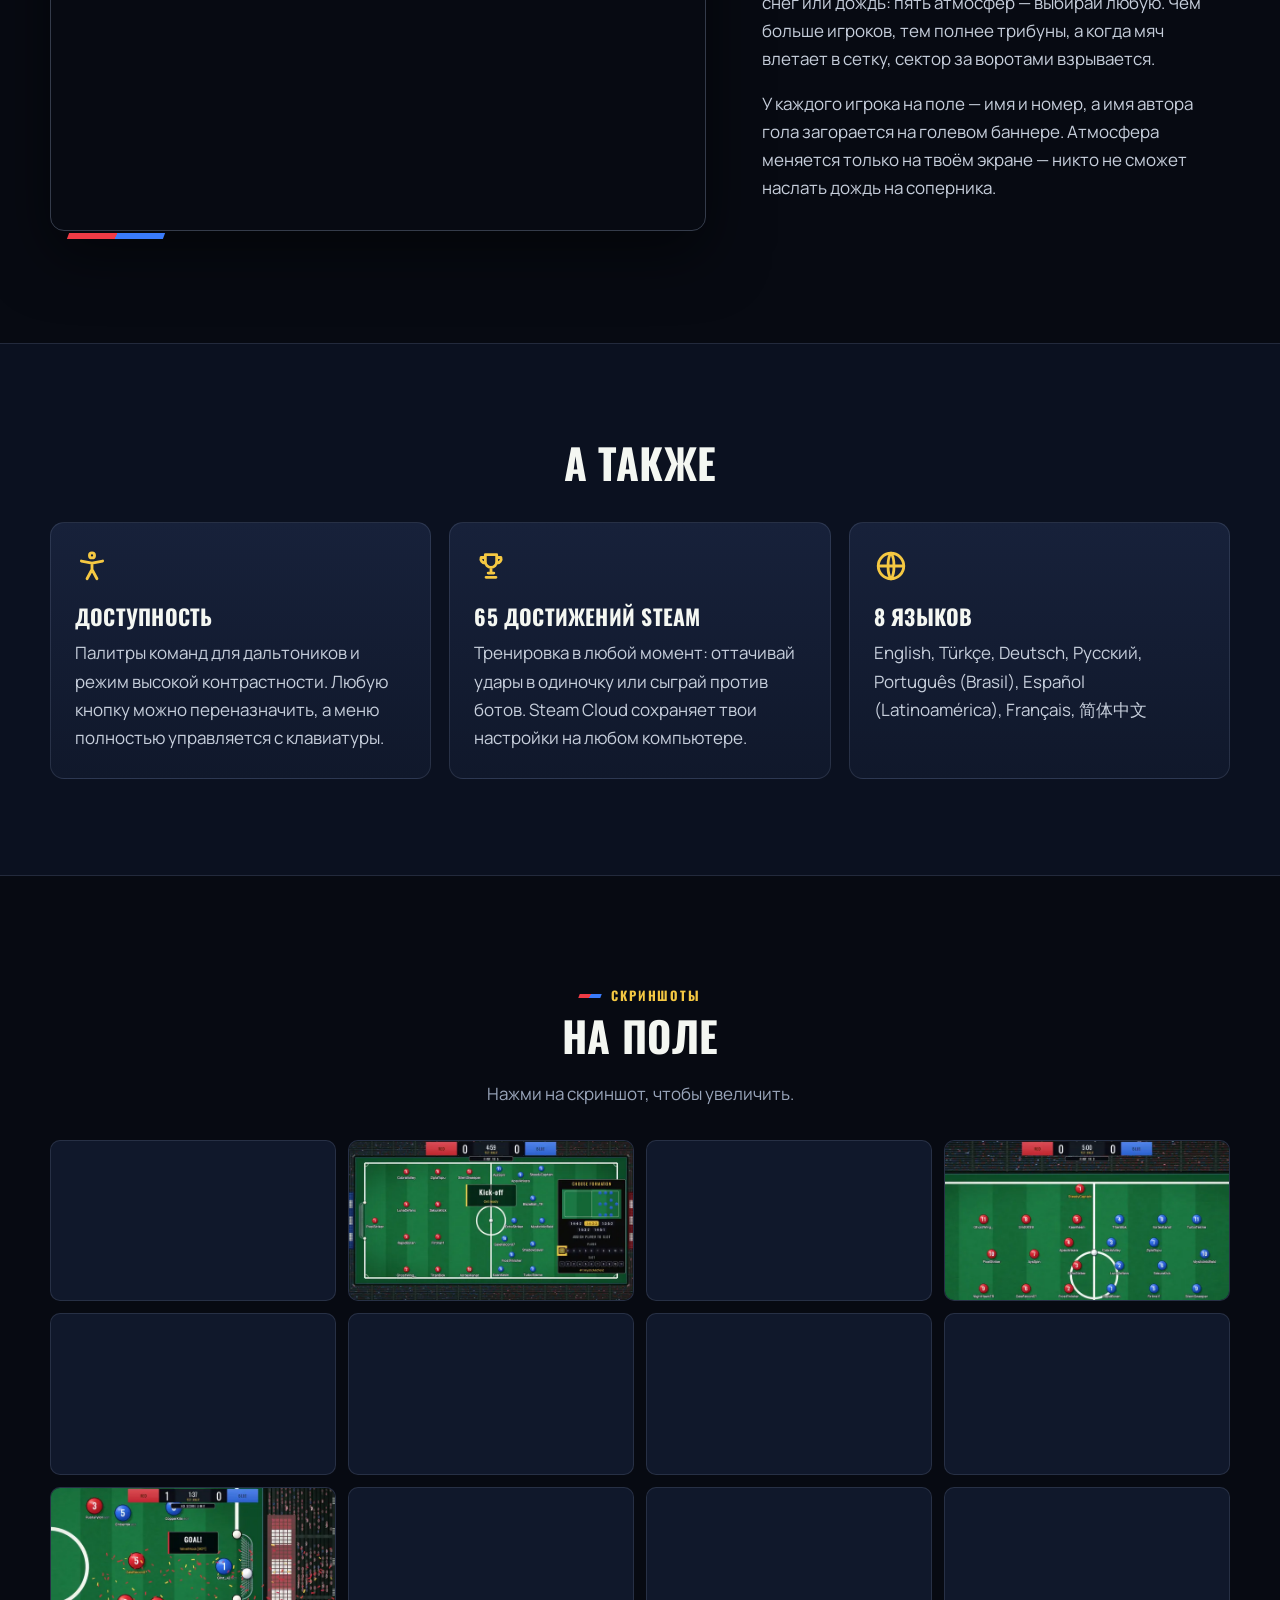
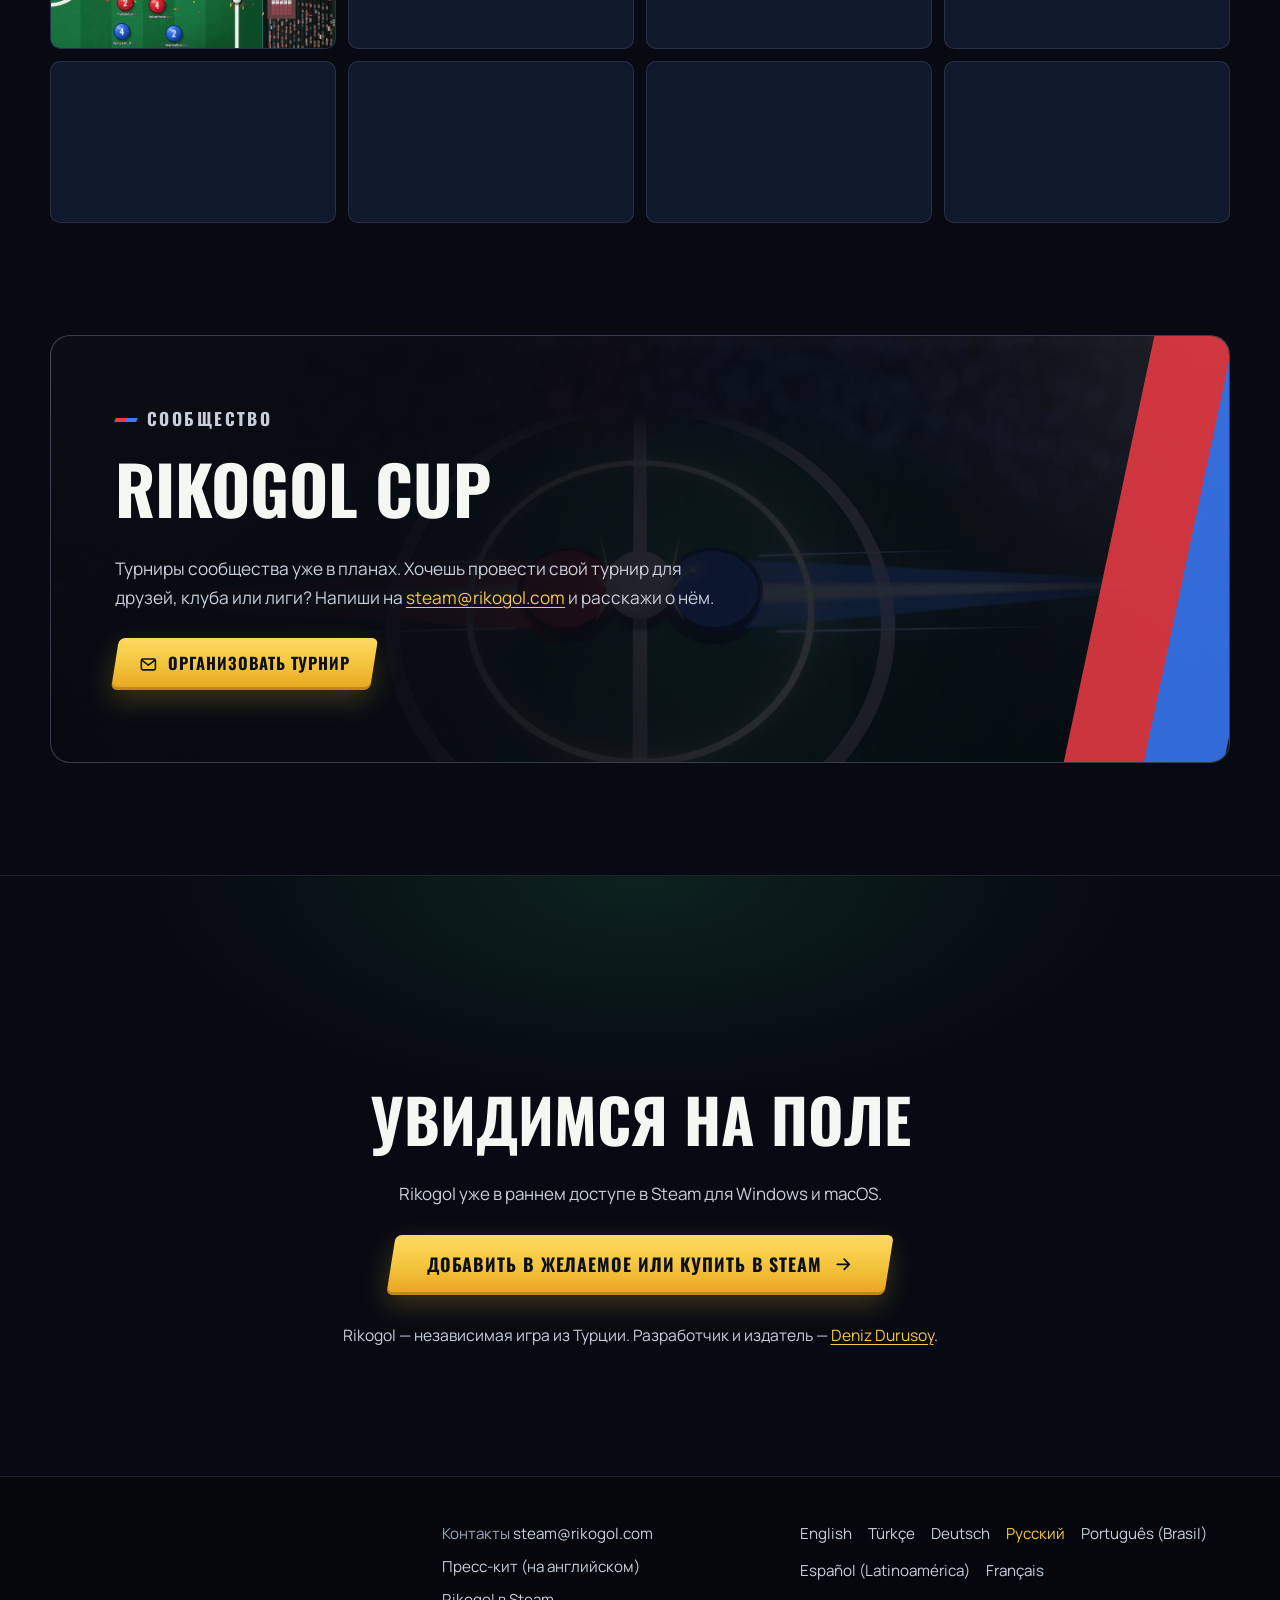
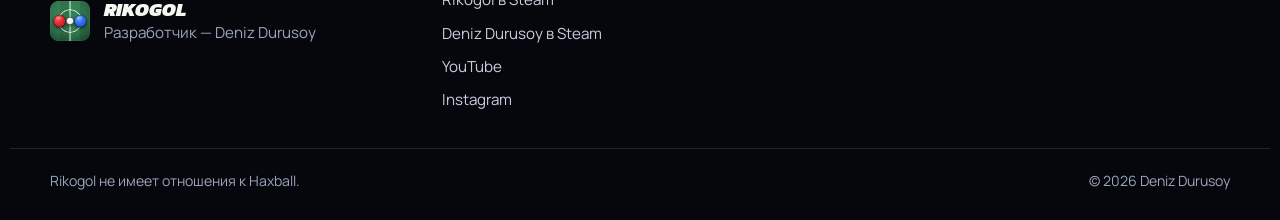
<file: ru/index.html>
<!doctype html>
<html lang="ru" dir="ltr">
<head>
<meta charset="utf-8">
<meta name="viewport" content="width=device-width, initial-scale=1">
<meta http-equiv="Content-Security-Policy" content="default-src 'self'; img-src 'self' data:; media-src 'self'; font-src 'self'; style-src 'self'; script-src 'self'; frame-src https://store.steampowered.com; connect-src 'self'; object-src 'none'; base-uri 'self'; form-action 'self'">
<title>Rikogol — аркадный футбол с настоящей физикой для игры онлайн с друзьями</title>
<meta name="description" content="Аркадный футбол с настоящей физикой — онлайн с друзьями: от дуэлей 1v1 до дерби 11v11 с главным тренером на каждой стороне. В раннем доступе в Steam.">
<link rel="canonical" href="https://rikogol.com/ru/">
<link rel="alternate" hreflang="en" href="https://rikogol.com/">
<link rel="alternate" hreflang="tr" href="https://rikogol.com/tr/">
<link rel="alternate" hreflang="de" href="https://rikogol.com/de/">
<link rel="alternate" hreflang="ru" href="https://rikogol.com/ru/">
<link rel="alternate" hreflang="pt-BR" href="https://rikogol.com/pt-br/">
<link rel="alternate" hreflang="es-419" href="https://rikogol.com/es/">
<link rel="alternate" hreflang="fr" href="https://rikogol.com/fr/">
<link rel="alternate" hreflang="x-default" href="https://rikogol.com/">
<meta name="theme-color" content="#070a12">
<meta name="color-scheme" content="dark">
<link rel="preload" href="/assets/fonts/oswald-bold.woff2" as="font" type="font/woff2" crossorigin>
<link rel="preload" href="/assets/fonts/manrope-regular.woff2" as="font" type="font/woff2" crossorigin>
<link rel="preload" as="image" href="/assets/img/hero/rikogol-hero-1920.webp" imagesrcset="/assets/img/hero/rikogol-hero-960.webp 960w, /assets/img/hero/rikogol-hero-1440.webp 1440w, /assets/img/hero/rikogol-hero-1920.webp 1920w, /assets/img/hero/rikogol-hero-2560.webp 2560w" imagesizes="100vw" fetchpriority="high">
<link rel="stylesheet" href="/assets/css/site.min.css">
<link rel="icon" href="/favicon.ico" sizes="16x16 32x32 48x48">
<link rel="icon" href="/assets/img/icons/icon-192.png" type="image/png" sizes="192x192">
<link rel="apple-touch-icon" href="/assets/img/icons/apple-touch-icon.png">
<link rel="manifest" href="/site.webmanifest">
<meta property="og:type" content="website">
<meta property="og:site_name" content="Rikogol">
<meta property="og:title" content="Rikogol — аркадный футбол с настоящей физикой для игры онлайн с друзьями">
<meta property="og:description" content="Аркадный футбол с настоящей физикой — онлайн с друзьями: от дуэлей 1v1 до дерби 11v11 с главным тренером на каждой стороне. В раннем доступе в Steam.">
<meta property="og:url" content="https://rikogol.com/ru/">
<meta property="og:locale" content="ru_RU">
<meta property="og:locale:alternate" content="en_US">
<meta property="og:locale:alternate" content="tr_TR">
<meta property="og:locale:alternate" content="de_DE">
<meta property="og:locale:alternate" content="pt_BR">
<meta property="og:locale:alternate" content="es_LA">
<meta property="og:locale:alternate" content="fr_FR">
<meta property="og:image" content="https://rikogol.com/press/files/rikogol-main-capsule.jpg">
<meta property="og:image:type" content="image/jpeg">
<meta property="og:image:width" content="1232">
<meta property="og:image:height" content="706">
<meta property="og:image:alt" content="Ключевой арт Rikogol: красная и синяя фишки сходятся у мяча в центре поля, над ними — логотип Rikogol.">
<meta name="twitter:card" content="summary_large_image">
<meta name="twitter:title" content="Rikogol — аркадный футбол с настоящей физикой для игры онлайн с друзьями">
<meta name="twitter:description" content="Аркадный футбол с настоящей физикой — онлайн с друзьями: от дуэлей 1v1 до дерби 11v11 с главным тренером на каждой стороне. В раннем доступе в Steam.">
<meta name="twitter:image" content="https://rikogol.com/press/files/rikogol-main-capsule.jpg">
<meta name="twitter:image:alt" content="Ключевой арт Rikogol: красная и синяя фишки сходятся у мяча в центре поля, над ними — логотип Rikogol.">
<script type="application/ld+json">{
 "@context": "https://schema.org",
 "@type": "VideoGame",
 "name": "Rikogol",
 "url": "https://rikogol.com/ru/",
 "sameAs": [
  "https://store.steampowered.com/app/4492690/Rikogol/",
  "https://www.youtube.com/@rikogolgame",
  "https://www.instagram.com/rikogolgame/"
 ],
 "description": "Аркадный футбол с настоящей физикой — онлайн с друзьями: от дуэлей 1v1 до дерби 11v11 с главным тренером на каждой стороне. В раннем доступе в Steam.",
 "image": "https://rikogol.com/press/files/rikogol-main-capsule.jpg",
 "gamePlatform": [
  "PC",
  "Mac"
 ],
 "operatingSystem": "Windows, macOS",
 "applicationCategory": "Game",
 "genre": [
  "Sports",
  "Arcade"
 ],
 "playMode": [
  "SinglePlayer",
  "MultiPlayer"
 ],
 "numberOfPlayers": {
  "@type": "QuantitativeValue",
  "minValue": 1,
  "maxValue": 24
 },
 "datePublished": "2026-09-14",
 "inLanguage": [
  "en",
  "tr",
  "de",
  "ru",
  "pt-BR",
  "es-419",
  "fr",
  "zh-CN"
 ],
 "author": {
  "@type": "Person",
  "name": "Deniz Durusoy",
  "url": "https://store.steampowered.com/developer/denizdurusoy"
 },
 "publisher": {
  "@type": "Person",
  "name": "Deniz Durusoy",
  "url": "https://store.steampowered.com/developer/denizdurusoy"
 }
}</script>
<script src="/assets/js/site.js" defer></script>
</head>
<body>
<a class="skip-link" href="#main">Перейти к содержанию</a>
<header class="site-header">
<div class="wrap header-inner">
<a class="brand" href="/ru/"><img src="/assets/img/icons/icon-64.png" width="32" height="32" alt=""><span lang="en">Rikogol</span></a>
<nav class="main-nav" aria-label="Главное меню">
<ul>
<li><a href="#features">Особенности</a></li>
<li><a href="#screenshots">Скриншоты</a></li>
<li><a href="#community">Сообщество</a></li>
<li><a href="/press/">Пресс-кит</a></li>
</ul>
</nav>
<details class="lang" data-lang-menu>
<summary aria-label="Язык: Русский"><svg class="icon" viewBox="0 0 24 24" width="24" height="24" fill="none" stroke="currentColor" stroke-width="2" stroke-linecap="round" stroke-linejoin="round" aria-hidden="true" focusable="false"><circle cx="12" cy="12" r="9"/><path d="M3 12h18M12 3c2.8 3 2.8 15 0 18M12 3c-2.8 3-2.8 15 0 18"/></svg><span>RU</span><svg class="icon chev" viewBox="0 0 24 24" width="24" height="24" fill="none" stroke="currentColor" stroke-width="2" stroke-linecap="round" stroke-linejoin="round" aria-hidden="true" focusable="false"><path d="M7 10l5 5 5-5"/></svg></summary>
<ul class="lang-list">
<li><a href="/" hreflang="en" lang="en"><span>English</span><span class="lang-code">EN</span></a></li>
<li><a href="/tr/" hreflang="tr" lang="tr"><span>Türkçe</span><span class="lang-code">TR</span></a></li>
<li><a href="/de/" hreflang="de" lang="de"><span>Deutsch</span><span class="lang-code">DE</span></a></li>
<li><a href="/ru/" hreflang="ru" lang="ru" aria-current="page"><span>Русский</span><span class="lang-code">RU</span></a></li>
<li><a href="/pt-br/" hreflang="pt-BR" lang="pt-BR"><span>Português (Brasil)</span><span class="lang-code">PT-BR</span></a></li>
<li><a href="/es/" hreflang="es-419" lang="es-419"><span>Español (Latinoamérica)</span><span class="lang-code">ES</span></a></li>
<li><a href="/fr/" hreflang="fr" lang="fr"><span>Français</span><span class="lang-code">FR</span></a></li>
</ul>
</details>
</div>
</header>
<main id="main">
<section class="hero" aria-labelledby="hero-title">
<div class="hero-art">
<img class="hero-bg" src="/assets/img/hero/rikogol-hero-1920.webp" srcset="/assets/img/hero/rikogol-hero-960.webp 960w, /assets/img/hero/rikogol-hero-1440.webp 1440w, /assets/img/hero/rikogol-hero-1920.webp 1920w, /assets/img/hero/rikogol-hero-2560.webp 2560w" sizes="100vw" width="1920" height="620" alt="" fetchpriority="high">
<h1 class="hero-logo" id="hero-title"><img src="/assets/img/logo/rikogol-logo-1280.webp" srcset="/assets/img/logo/rikogol-logo-480.webp 480w, /assets/img/logo/rikogol-logo-720.webp 720w, /assets/img/logo/rikogol-logo-960.webp 960w, /assets/img/logo/rikogol-logo-1280.webp 1280w" sizes="(min-width: 720px) 600px, 84vw" width="1280" height="362" alt="Rikogol"></h1>
</div>
<div class="wrap hero-text">
<p class="tagline">Аркадный футбол с настоящей физикой — онлайн с друзьями.</p>
<p class="lede">От дуэлей 1v1 до дерби 11v11 с главным тренером на каждой стороне. Два действия, ноль статистики, без фолов и офсайда — только мастерство.</p>
<div class="cta-row">
<a class="btn btn-primary" href="https://store.steampowered.com/app/4492690/Rikogol/"><span>Добавить в желаемое или купить в <span lang="en">Steam</span></span><svg class="icon" viewBox="0 0 24 24" width="24" height="24" fill="none" stroke="currentColor" stroke-width="2" stroke-linecap="round" stroke-linejoin="round" aria-hidden="true" focusable="false"><path d="M5 12h14M13 6l6 6-6 6"/></svg></a>
<a class="btn btn-ghost" href="#trailer" data-play-trailer><svg class="icon" viewBox="0 0 24 24" width="24" height="24" fill="none" stroke="currentColor" stroke-width="2" stroke-linecap="round" stroke-linejoin="round" aria-hidden="true" focusable="false"><path d="M8 5.5v13l11-6.5z" fill="currentColor" stroke="none"/></svg><span>Смотреть трейлер</span></a>
</div>
<ul class="facts">
<li>Ранний доступ</li>
<li><span lang="en">Windows</span> и <span lang="en">macOS</span></li>
<li>До 24 игроков</li>
<li>8 языков</li>
</ul>
</div>
<div class="wrap">
<figure class="trailer" id="trailer">
<div class="video-shell" data-video>
<video controls preload="none" playsinline poster="/assets/video/rikogol-trailer-poster.webp" width="1280" height="720" aria-label="Трейлер игрового процесса">
<source src="/assets/video/rikogol-trailer.mp4" type="video/mp4">
<p>Браузер не может воспроизвести это видео. <a href="/assets/video/rikogol-trailer.mp4">Скачать трейлер (MP4)</a></p>
</video>
<button type="button" class="video-play" hidden><span class="video-play-disc"><svg class="icon" viewBox="0 0 24 24" width="24" height="24" fill="none" stroke="currentColor" stroke-width="2" stroke-linecap="round" stroke-linejoin="round" aria-hidden="true" focusable="false"><path d="M8 5.5v13l11-6.5z" fill="currentColor" stroke="none"/></svg></span><span class="video-play-label">Запустить трейлер</span></button>
</div>
<figcaption>Rikogol — трейлер игрового процесса (0:50) · английская версия; русская — на странице в Steam</figcaption>
</figure>
</div>
</section>

<section class="band" aria-labelledby="band-title">
<div class="wrap band-inner">
<div class="band-text">
<p class="kicker">Уже в <span lang="en">Steam</span></p>
<h2 id="band-title">Ранний доступ открыт</h2>
<p>Rikogol вышел в Steam 14 сентября 2026 года. Последнее обновление — v1.8 «Быстрый матч»: до онлайн-футбола теперь одно нажатие. «Быстрый матч» отправит вас в открытое лобби (если там идёт матч — сразу на поле), а если такого не найдётся, начнёт ваш собственный матч 3 на 3 против ботов и оставит его открытым для всех, кто захочет присоединиться.</p>
<p><a class="text-link" href="https://steamcommunity.com/games/4492690/announcements/detail/687519061335082796?l=russian">Читать список изменений<svg class="icon icon-sm" viewBox="0 0 24 24" width="24" height="24" fill="none" stroke="currentColor" stroke-width="2" stroke-linecap="round" stroke-linejoin="round" aria-hidden="true" focusable="false"><path d="M14 5h5v5M19 5l-8 8M18 14v5H5V6h5"/></svg></a></p>
</div>
<div class="widget-shell" data-widget-src="https://store.steampowered.com/widget/4492690/?l=russian" data-widget-title="Rikogol в Steam">
<noscript><iframe src="https://store.steampowered.com/widget/4492690/?l=russian" title="Rikogol в Steam" width="646" height="190" loading="lazy"></iframe></noscript>
</div>
</div>
</section>

<section class="pitch" aria-labelledby="pitch-title">
<div class="wrap pitch-inner">
<p class="kicker">Об игре</p>
<h2 id="pitch-title" class="display">Двигайся. Бей. Забивай.</h2>
<p>Rikogol — это аркадный футбол, в который вы играете онлайн с друзьями. Два действия — движение и удар — и физическое ядро делает всё остальное: каждый пас, каждый отскок от стены, каждый удар, который задевает штангу и влетает в ворота. Никакой статистики игроков, никаких бросков кубика, никаких фолов, никакого офсайда. Победил — заслужил. Проиграл — точно знаешь почему.</p><p>Если ты рос на физическом футболе с видом сверху в браузерной вкладке, ты уже знаешь, как играть. Теперь это живёт в Steam — с лобби, списком друзей и полем на 24 игрока.</p>
<p class="fans">Для поклонников физического футбола в стиле Haxball — и для всех, кто хочет быстро сыграть матч с друзьями.</p>
</div>
</section>

<div class="features wrap" id="features">
<section class="feature " id="match-sizes" aria-labelledby="match-sizes-title">
<div class="feature-media">
<img src="/assets/img/screens/rikogol-screenshot-07-1280.webp" srcset="/assets/img/screens/rikogol-screenshot-07-640.webp 640w, /assets/img/screens/rikogol-screenshot-07-960.webp 960w, /assets/img/screens/rikogol-screenshot-07-1280.webp 1280w" sizes="(min-width: 960px) 620px, 92vw" width="1280" height="720" loading="lazy" decoding="async" alt="Обе команды выстроились к началу матча 11v11, трибуны полны красных и синих болельщиков.">
</div>
<div class="feature-text">
<p class="kicker">От 1v1 до 11v11</p>
<h2 id="match-sizes-title">От дуэлей 1v1 до дерби 11v11</h2>
<p>Разберись один на один на крошечном поле, сыграй быстрые 3 на 3 или набей огромный стадион 22 игроками и главным тренером с каждой стороны. Четыре стадиона, составы от 1 до 11, а правила комнаты — твои: лимит голов, время, сила удара, пароль.</p>
<p class="stat"><span class="stat-num">24</span><span class="stat-text">человека в одном матче: 22 на поле и по главному тренеру с каждой стороны</span></p>
</div>
</section>
<section class="feature feature-flip" id="head-coach" aria-labelledby="head-coach-title">
<div class="feature-media">
<img src="/assets/img/screens/rikogol-screenshot-02-1280.webp" srcset="/assets/img/screens/rikogol-screenshot-02-640.webp 640w, /assets/img/screens/rikogol-screenshot-02-960.webp 960w, /assets/img/screens/rikogol-screenshot-02-1280.webp 1280w" sizes="(min-width: 960px) 620px, 92vw" width="1280" height="720" loading="lazy" decoding="async" alt="Начало матча 11v11: главный тренер выбирает расстановку на тактической доске.">
</div>
<div class="feature-text">
<p class="kicker">Фирменная фишка <span lang="en">Rikogol</span></p>
<h2 id="head-coach-title">Стань главным тренером</h2>
<p>Один игрок в команде может покинуть поле и руководить командой с бровки. Меняй расстановку прямо по ходу матча, ставь метки на поле — пас, вперёд, назад — и рисуй стрелки, которые видит только твоя команда.</p>
<p>Соперник их никогда не увидит: хост отфильтровывает их прежде, чем они отправятся.</p>
</div>
</section>
<section class="feature " id="bots" aria-labelledby="bots-title">
<div class="feature-media">
<img src="/assets/img/screens/rikogol-screenshot-05-1280.webp" srcset="/assets/img/screens/rikogol-screenshot-05-640.webp 640w, /assets/img/screens/rikogol-screenshot-05-960.webp 960w, /assets/img/screens/rikogol-screenshot-05-1280.webp 1280w" sizes="(min-width: 960px) 620px, 92vw" width="1280" height="720" loading="lazy" decoding="async" alt="Гол забивает бот: на голевом баннере — его имя, а вокруг сетки летит конфетти.">
</div>
<div class="feature-text">
<p class="kicker">Против ботов</p>
<h2 id="bots-title">Не жди полного лобби — играй сейчас</h2>
<p>Тренировка › Против ботов — настоящий матч с таймами и экраном итогов, и играть в него можно даже офлайн. Выбери размер команды от 1v1 до 11v11, стадион, лимиты голов и времени и сложность ботов («Низкая», «Средняя» или «Высокая») — боты займут остальные места в твоей команде и всю команду соперника.</p>
<p>В онлайн-комнате хост добавляет ботов в команды или включает «Заполнить места ботами», а друг, зашедший в комнату, сразу занимает место бота — даже посреди матча. Боты играют только на поле: главным тренером бот не становится никогда.</p>
</div>
</section>
<section class="feature feature-flip" id="invites" aria-labelledby="invites-title">
<div class="feature-media">
<img src="/assets/img/screens/rikogol-screenshot-03-1280.webp" srcset="/assets/img/screens/rikogol-screenshot-03-640.webp 640w, /assets/img/screens/rikogol-screenshot-03-960.webp 960w, /assets/img/screens/rikogol-screenshot-03-1280.webp 1280w" sizes="(min-width: 960px) 620px, 92vw" width="1280" height="720" loading="lazy" decoding="async" alt="Лобби: две полные команды по одиннадцать игроков и настройки хоста — стадион, размер команды, лимиты голов и времени, сила удара, режим главного тренера и пароль.">
</div>
<div class="feature-text">
<p class="kicker">Приглашения <span lang="en">Steam</span></p>
<h2 id="invites-title">Друзья на поле за секунды</h2>
<ul class="ticks">
<li>Приглашай прямо из списка друзей Steam или заходи в открытую комнату через браузер матчей</li>
<li>Steam Relay под капотом: никакой переадресации портов, никакого лишнего аккаунта, никакой настройки</li>
<li>До 24 человек в одном матче — 22 на поле и по одному главному тренеру с каждой стороны</li>
<li>Чат в лобби и во время матча</li>
</ul>
</div>
</section>
<section class="feature " id="atmospheres" aria-labelledby="atmospheres-title">
<div class="feature-media">
<img src="/assets/img/screens/rikogol-screenshot-10-1280.webp" srcset="/assets/img/screens/rikogol-screenshot-10-640.webp 640w, /assets/img/screens/rikogol-screenshot-10-960.webp 960w, /assets/img/screens/rikogol-screenshot-10-1280.webp 1280w" sizes="(min-width: 960px) 620px, 92vw" width="1280" height="720" loading="lazy" decoding="async" alt="Матч под дождём: капли разлетаются по полю рядом с полной трибуной.">
</div>
<div class="feature-text">
<p class="kicker">Атмосферы и трибуны</p>
<h2 id="atmospheres-title">Каждый гол как финал</h2>
<p>Ночные прожекторы, полуденное солнце, золотой закат, снег или дождь: пять атмосфер — выбирай любую. Чем больше игроков, тем полнее трибуны, а когда мяч влетает в сетку, сектор за воротами взрывается.</p>
<p>У каждого игрока на поле — имя и номер, а имя автора гола загорается на голевом баннере. Атмосфера меняется только на твоём экране — никто не сможет наслать дождь на соперника.</p>
</div>
</section>
</div>

<section class="extras-section" aria-labelledby="extras-title">
<div class="wrap">
<h2 id="extras-title" class="section-title">А также</h2>
<ul class="extras">
<li class="extra"><svg class="extra-icon" viewBox="0 0 24 24" width="24" height="24" fill="none" stroke="currentColor" stroke-width="2" stroke-linecap="round" stroke-linejoin="round" aria-hidden="true" focusable="false"><circle cx="12" cy="4.5" r="1.8"/><path d="M4.5 8.5 12 10l7.5-1.5M12 10v4.5M8.5 21l3.5-6.5 3.5 6.5"/></svg><h3>Доступность</h3><p>Палитры команд для дальтоников и режим высокой контрастности. Любую кнопку можно переназначить, а меню полностью управляется с клавиатуры.</p></li>
<li class="extra"><svg class="extra-icon" viewBox="0 0 24 24" width="24" height="24" fill="none" stroke="currentColor" stroke-width="2" stroke-linecap="round" stroke-linejoin="round" aria-hidden="true" focusable="false"><path d="M8 4h8v5a4 4 0 0 1-8 0zM8 6H5a3 3 0 0 0 3 4M16 6h3a3 3 0 0 1-3 4M12 13v4M8.5 20h7M10 17h4"/></svg><h3>65 достижений <span lang="en">Steam</span></h3><p>Тренировка в любой момент: оттачивай удары в одиночку или сыграй против ботов. Steam Cloud сохраняет твои настройки на любом компьютере.</p></li>
<li class="extra"><svg class="extra-icon" viewBox="0 0 24 24" width="24" height="24" fill="none" stroke="currentColor" stroke-width="2" stroke-linecap="round" stroke-linejoin="round" aria-hidden="true" focusable="false"><circle cx="12" cy="12" r="9"/><path d="M3 12h18M12 3c2.8 3 2.8 15 0 18M12 3c-2.8 3-2.8 15 0 18"/></svg><h3>8 языков</h3><p><span lang="en">English</span>, <span lang="tr">Türkçe</span>, <span lang="de">Deutsch</span>, <span lang="ru">Русский</span>, <span lang="pt-BR">Português (Brasil)</span>, <span lang="es-419">Español (Latinoamérica)</span>, <span lang="fr">Français</span>, <span lang="zh-CN">简体中文</span></p></li>
</ul>
</div>
</section>

<section class="gallery-section" id="screenshots" aria-labelledby="gallery-title">
<div class="wrap">
<div class="section-head">
<p class="kicker">Скриншоты</p>
<h2 id="gallery-title" class="section-title">На поле</h2>
<p class="hint">Нажми на скриншот, чтобы увеличить.</p>
</div>
<ul class="gallery" data-gallery>
<li><a class="shot" href="/press/files/rikogol-screenshot-01.jpg" data-large="/assets/img/screens/rikogol-screenshot-01-1280.webp"><img src="/assets/img/screens/rikogol-screenshot-01-640.webp" srcset="/assets/img/screens/rikogol-screenshot-01-640.webp 640w, /assets/img/screens/rikogol-screenshot-01-1280.webp 1280w" sizes="(min-width: 1180px) 276px, (min-width: 720px) 23vw, 46vw" width="640" height="360" loading="lazy" decoding="async" alt="Гол! На баннере — имя автора гола, а перед полной трибуной сыплется конфетти."></a></li>
<li><a class="shot" href="/press/files/rikogol-screenshot-02.jpg" data-large="/assets/img/screens/rikogol-screenshot-02-1280.webp"><img src="/assets/img/screens/rikogol-screenshot-02-640.webp" srcset="/assets/img/screens/rikogol-screenshot-02-640.webp 640w, /assets/img/screens/rikogol-screenshot-02-1280.webp 1280w" sizes="(min-width: 1180px) 276px, (min-width: 720px) 23vw, 46vw" width="640" height="360" loading="lazy" decoding="async" alt="Начало матча 11v11: главный тренер выбирает расстановку на тактической доске."></a></li>
<li><a class="shot" href="/press/files/rikogol-screenshot-12.jpg" data-large="/assets/img/screens/rikogol-screenshot-12-1280.webp"><img src="/assets/img/screens/rikogol-screenshot-12-640.webp" srcset="/assets/img/screens/rikogol-screenshot-12-640.webp 640w, /assets/img/screens/rikogol-screenshot-12-1280.webp 1280w" sizes="(min-width: 1180px) 276px, (min-width: 720px) 23vw, 46vw" width="640" height="360" loading="lazy" decoding="async" alt="Метка главного тренера и стрелка паса на поле в многолюдном матче."></a></li>
<li><a class="shot" href="/press/files/rikogol-screenshot-07.jpg" data-large="/assets/img/screens/rikogol-screenshot-07-1280.webp"><img src="/assets/img/screens/rikogol-screenshot-07-640.webp" srcset="/assets/img/screens/rikogol-screenshot-07-640.webp 640w, /assets/img/screens/rikogol-screenshot-07-1280.webp 1280w" sizes="(min-width: 1180px) 276px, (min-width: 720px) 23vw, 46vw" width="640" height="360" loading="lazy" decoding="async" alt="Обе команды выстроились к началу матча 11v11, трибуны полны красных и синих болельщиков."></a></li>
<li><a class="shot" href="/press/files/rikogol-screenshot-10.jpg" data-large="/assets/img/screens/rikogol-screenshot-10-1280.webp"><img src="/assets/img/screens/rikogol-screenshot-10-640.webp" srcset="/assets/img/screens/rikogol-screenshot-10-640.webp 640w, /assets/img/screens/rikogol-screenshot-10-1280.webp 1280w" sizes="(min-width: 1180px) 276px, (min-width: 720px) 23vw, 46vw" width="640" height="360" loading="lazy" decoding="async" alt="Матч под дождём: капли разлетаются по полю рядом с полной трибуной."></a></li>
<li><a class="shot" href="/press/files/rikogol-screenshot-06.jpg" data-large="/assets/img/screens/rikogol-screenshot-06-1280.webp"><img src="/assets/img/screens/rikogol-screenshot-06-640.webp" srcset="/assets/img/screens/rikogol-screenshot-06-640.webp 640w, /assets/img/screens/rikogol-screenshot-06-1280.webp 1280w" sizes="(min-width: 1180px) 276px, (min-width: 720px) 23vw, 46vw" width="640" height="360" loading="lazy" decoding="async" alt="Дуэль один на один под снегопадом."></a></li>
<li><a class="shot" href="/press/files/rikogol-screenshot-11.jpg" data-large="/assets/img/screens/rikogol-screenshot-11-1280.webp"><img src="/assets/img/screens/rikogol-screenshot-11-640.webp" srcset="/assets/img/screens/rikogol-screenshot-11-640.webp 640w, /assets/img/screens/rikogol-screenshot-11-1280.webp 1280w" sizes="(min-width: 1180px) 276px, (min-width: 720px) 23vw, 46vw" width="640" height="360" loading="lazy" decoding="async" alt="Матч в золотом свете заката: игрок ведёт мяч к воротам."></a></li>
<li><a class="shot" href="/press/files/rikogol-screenshot-09.jpg" data-large="/assets/img/screens/rikogol-screenshot-09-1280.webp"><img src="/assets/img/screens/rikogol-screenshot-09-640.webp" srcset="/assets/img/screens/rikogol-screenshot-09-640.webp 640w, /assets/img/screens/rikogol-screenshot-09-1280.webp 1280w" sizes="(min-width: 1180px) 276px, (min-width: 720px) 23vw, 46vw" width="640" height="360" loading="lazy" decoding="async" alt="Дневной матч у средней линии перед трибунами, полными красных и синих болельщиков."></a></li>
<li><a class="shot" href="/press/files/rikogol-screenshot-05.jpg" data-large="/assets/img/screens/rikogol-screenshot-05-1280.webp"><img src="/assets/img/screens/rikogol-screenshot-05-640.webp" srcset="/assets/img/screens/rikogol-screenshot-05-640.webp 640w, /assets/img/screens/rikogol-screenshot-05-1280.webp 1280w" sizes="(min-width: 1180px) 276px, (min-width: 720px) 23vw, 46vw" width="640" height="360" loading="lazy" decoding="async" alt="Гол забивает бот: на голевом баннере — его имя, а вокруг сетки летит конфетти."></a></li>
<li><a class="shot" href="/press/files/rikogol-screenshot-04.jpg" data-large="/assets/img/screens/rikogol-screenshot-04-1280.webp"><img src="/assets/img/screens/rikogol-screenshot-04-640.webp" srcset="/assets/img/screens/rikogol-screenshot-04-640.webp 640w, /assets/img/screens/rikogol-screenshot-04-1280.webp 1280w" sizes="(min-width: 1180px) 276px, (min-width: 720px) 23vw, 46vw" width="640" height="360" loading="lazy" decoding="async" alt="Боты с пометкой BOT рядом с именем атакуют ворота во втором тайме."></a></li>
<li><a class="shot" href="/press/files/rikogol-screenshot-14.jpg" data-large="/assets/img/screens/rikogol-screenshot-14-1280.webp"><img src="/assets/img/screens/rikogol-screenshot-14-640.webp" srcset="/assets/img/screens/rikogol-screenshot-14-640.webp 640w, /assets/img/screens/rikogol-screenshot-14-1280.webp 1280w" sizes="(min-width: 1180px) 276px, (min-width: 720px) 23vw, 46vw" width="640" height="360" loading="lazy" decoding="async" alt="Баннер второго тайма при возобновлении матча 11v11 под дождём."></a></li>
<li><a class="shot" href="/press/files/rikogol-screenshot-15.jpg" data-large="/assets/img/screens/rikogol-screenshot-15-1280.webp"><img src="/assets/img/screens/rikogol-screenshot-15-640.webp" srcset="/assets/img/screens/rikogol-screenshot-15-640.webp 640w, /assets/img/screens/rikogol-screenshot-15-1280.webp 1280w" sizes="(min-width: 1180px) 276px, (min-width: 720px) 23vw, 46vw" width="640" height="360" loading="lazy" decoding="async" alt="Конец матча: баннер с результатом объявляет победителя, ниже — кнопка возврата в лобби."></a></li>
<li><a class="shot" href="/press/files/rikogol-screenshot-03.jpg" data-large="/assets/img/screens/rikogol-screenshot-03-1280.webp"><img src="/assets/img/screens/rikogol-screenshot-03-640.webp" srcset="/assets/img/screens/rikogol-screenshot-03-640.webp 640w, /assets/img/screens/rikogol-screenshot-03-1280.webp 1280w" sizes="(min-width: 1180px) 276px, (min-width: 720px) 23vw, 46vw" width="640" height="360" loading="lazy" decoding="async" alt="Лобби: две полные команды по одиннадцать игроков и настройки хоста — стадион, размер команды, лимиты голов и времени, сила удара, режим главного тренера и пароль."></a></li>
<li><a class="shot" href="/press/files/rikogol-screenshot-13.jpg" data-large="/assets/img/screens/rikogol-screenshot-13-1280.webp"><img src="/assets/img/screens/rikogol-screenshot-13-640.webp" srcset="/assets/img/screens/rikogol-screenshot-13-640.webp 640w, /assets/img/screens/rikogol-screenshot-13-1280.webp 1280w" sizes="(min-width: 1180px) 276px, (min-width: 720px) 23vw, 46vw" width="640" height="360" loading="lazy" decoding="async" alt="Браузер матчей: открытые комнаты с указанием стадиона, размера команд, лимита голов и времени."></a></li>
<li><a class="shot" href="/press/files/rikogol-screenshot-08.jpg" data-large="/assets/img/screens/rikogol-screenshot-08-1280.webp"><img src="/assets/img/screens/rikogol-screenshot-08-640.webp" srcset="/assets/img/screens/rikogol-screenshot-08-640.webp 640w, /assets/img/screens/rikogol-screenshot-08-1280.webp 1280w" sizes="(min-width: 1180px) 276px, (min-width: 720px) 23vw, 46vw" width="640" height="360" loading="lazy" decoding="async" alt="Матч 3 на 3 у центрального круга при дневном свете."></a></li>
<li><a class="shot" href="/press/files/rikogol-screenshot-16.jpg" data-large="/assets/img/screens/rikogol-screenshot-16-1280.webp"><img src="/assets/img/screens/rikogol-screenshot-16-640.webp" srcset="/assets/img/screens/rikogol-screenshot-16-640.webp 640w, /assets/img/screens/rikogol-screenshot-16-1280.webp 1280w" sizes="(min-width: 1180px) 276px, (min-width: 720px) 23vw, 46vw" width="640" height="360" loading="lazy" decoding="async" alt="Главное меню («Тренировка», «Онлайн», «Настройки») на фоне живого поля."></a></li>
</ul>
</div>
</section>

<section class="community" id="community" aria-labelledby="community-title">
<div class="wrap">
<div class="community-card">
<p class="kicker">Сообщество</p>
<h2 id="community-title" class="display"><span lang="en">Rikogol</span> Cup</h2>
<p>Турниры сообщества уже в планах. Хочешь провести свой турнир для друзей, клуба или лиги? Напиши на <a href="mailto:steam@rikogol.com?subject=Rikogol%20Cup">steam@rikogol.com</a> и расскажи о нём.</p>
<a class="btn btn-primary" href="mailto:steam@rikogol.com?subject=Rikogol%20Cup"><svg class="icon" viewBox="0 0 24 24" width="24" height="24" fill="none" stroke="currentColor" stroke-width="2" stroke-linecap="round" stroke-linejoin="round" aria-hidden="true" focusable="false"><rect x="3" y="5" width="18" height="14" rx="2"/><path d="m4 7 8 6 8-6"/></svg><span>Организовать турнир</span></a>
</div>
</div>
</section>

<section class="finale" aria-labelledby="finale-title">
<div class="wrap finale-inner">
<img class="finale-icon" src="/assets/img/icons/icon-192.png" width="96" height="96" alt="" loading="lazy">
<h2 id="finale-title" class="display">Увидимся на поле</h2>
<p>Rikogol уже в раннем доступе в Steam для Windows и macOS.</p>
<a class="btn btn-primary btn-lg" href="https://store.steampowered.com/app/4492690/Rikogol/"><span>Добавить в желаемое или купить в <span lang="en">Steam</span></span><svg class="icon" viewBox="0 0 24 24" width="24" height="24" fill="none" stroke="currentColor" stroke-width="2" stroke-linecap="round" stroke-linejoin="round" aria-hidden="true" focusable="false"><path d="M5 12h14M13 6l6 6-6 6"/></svg></a>
<p class="dev-line">Rikogol — независимая игра из Турции. Разработчик и издатель — <a href="https://store.steampowered.com/developer/denizdurusoy">Deniz Durusoy</a>.</p>
</div>
</section>
</main>
<footer class="site-footer">
<div class="wrap footer-grid">
<div class="footer-brand">
<img src="/assets/img/icons/icon-64.png" width="40" height="40" alt="" loading="lazy">
<p><span class="footer-name" lang="en">Rikogol</span><br>Разработчик — Deniz Durusoy</p>
</div>
<nav class="footer-links" aria-label="Ссылки">
<ul>
<li><span class="footer-label">Контакты</span> <a href="mailto:steam@rikogol.com">steam@rikogol.com</a></li>
<li><a href="/press/">Пресс-кит (на английском)</a></li>
<li><a href="https://store.steampowered.com/app/4492690/Rikogol/">Rikogol в Steam</a></li>
<li><a href="https://store.steampowered.com/developer/denizdurusoy">Deniz Durusoy в Steam</a></li>
<li><a href="https://www.youtube.com/@rikogolgame" rel="me" lang="en">YouTube</a></li>
<li><a href="https://www.instagram.com/rikogolgame/" rel="me" lang="en">Instagram</a></li>
</ul>
</nav>
<nav class="footer-langs" aria-label="Язык">
<ul>
<li><a href="/" hreflang="en" lang="en">English</a></li>
<li><a href="/tr/" hreflang="tr" lang="tr">Türkçe</a></li>
<li><a href="/de/" hreflang="de" lang="de">Deutsch</a></li>
<li><a href="/ru/" hreflang="ru" lang="ru" aria-current="page">Русский</a></li>
<li><a href="/pt-br/" hreflang="pt-BR" lang="pt-BR">Português (Brasil)</a></li>
<li><a href="/es/" hreflang="es-419" lang="es-419">Español (Latinoamérica)</a></li>
<li><a href="/fr/" hreflang="fr" lang="fr">Français</a></li>
</ul>
</nav>
</div>
<div class="wrap footer-legal">
<p>Rikogol не имеет отношения к Haxball.</p>
<p>© 2026 Deniz Durusoy</p>
</div>
</footer>
<dialog class="lightbox" data-lightbox aria-label="Просмотр скриншотов">
<button type="button" class="lb-btn lb-close" data-lb="close" aria-label="Закрыть"><svg class="icon" viewBox="0 0 24 24" width="24" height="24" fill="none" stroke="currentColor" stroke-width="2" stroke-linecap="round" stroke-linejoin="round" aria-hidden="true" focusable="false"><path d="M6 6l12 12M18 6 6 18"/></svg></button>
<div class="lb-stage"></div>
<div class="lb-bar">
<p class="lb-caption" aria-live="polite"></p>
<div class="lb-controls">
<button type="button" class="lb-btn" data-lb="prev" aria-label="Предыдущий скриншот"><svg class="icon" viewBox="0 0 24 24" width="24" height="24" fill="none" stroke="currentColor" stroke-width="2" stroke-linecap="round" stroke-linejoin="round" aria-hidden="true" focusable="false"><path d="M15 5l-7 7 7 7"/></svg></button>
<span class="lb-count"></span>
<button type="button" class="lb-btn" data-lb="next" aria-label="Следующий скриншот"><svg class="icon" viewBox="0 0 24 24" width="24" height="24" fill="none" stroke="currentColor" stroke-width="2" stroke-linecap="round" stroke-linejoin="round" aria-hidden="true" focusable="false"><path d="M9 5l7 7-7 7"/></svg></button>
<a class="lb-full" href="#" target="_blank" rel="noopener">Полный размер (1920×1080 JPG)</a>
</div>
</div>
</dialog>
</body>
</html>
</file>
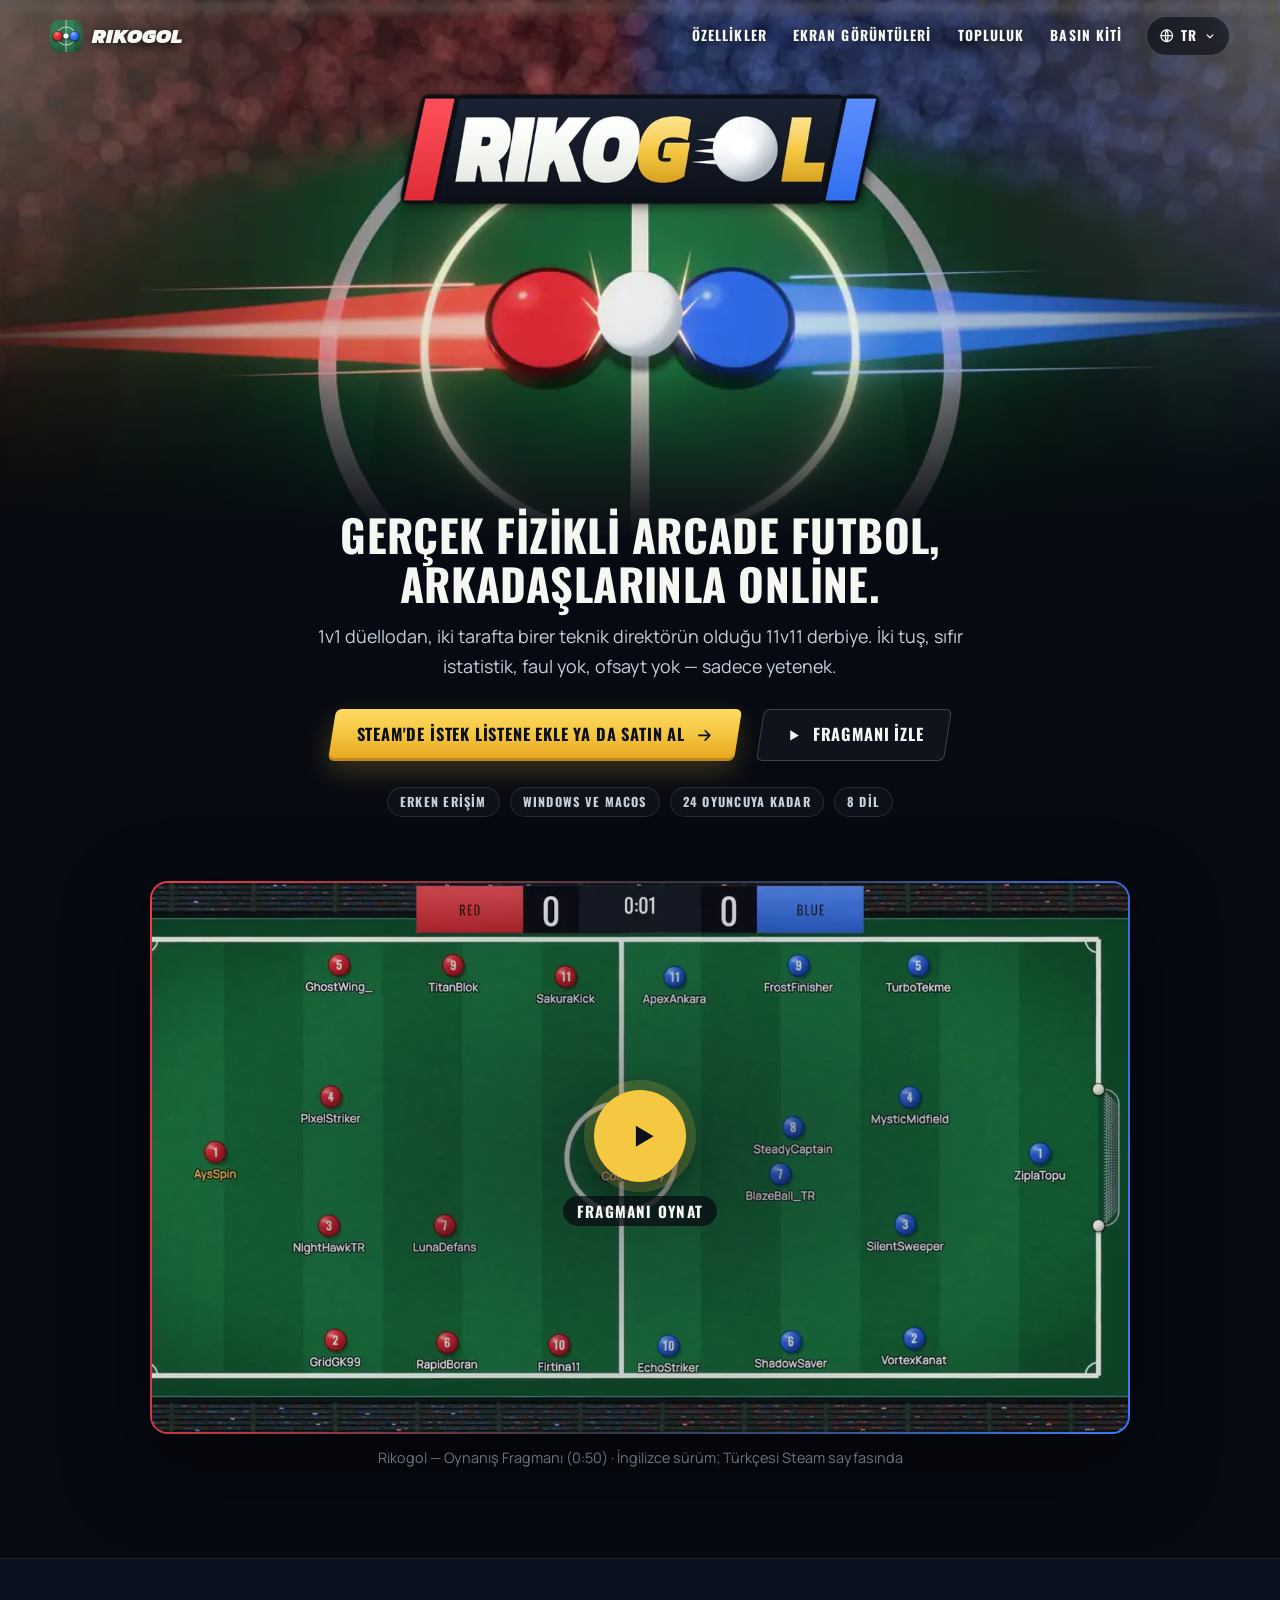
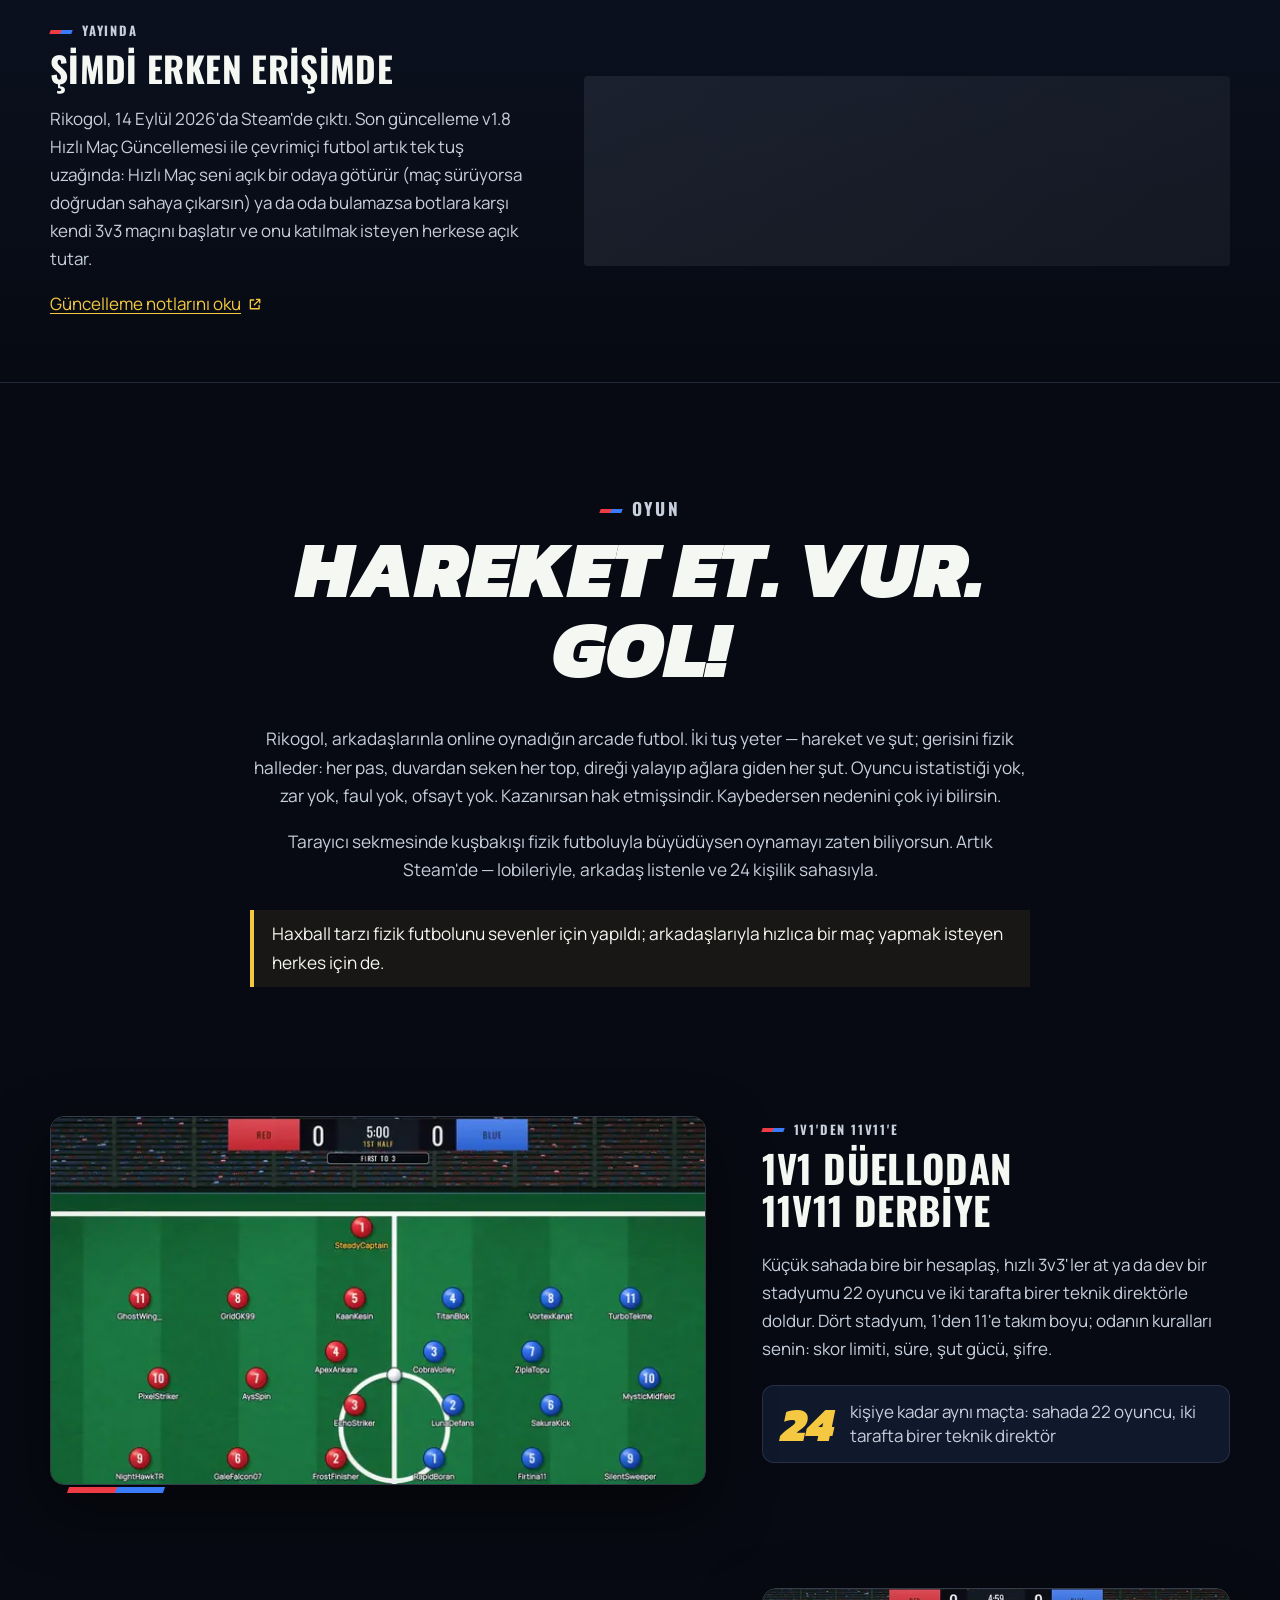
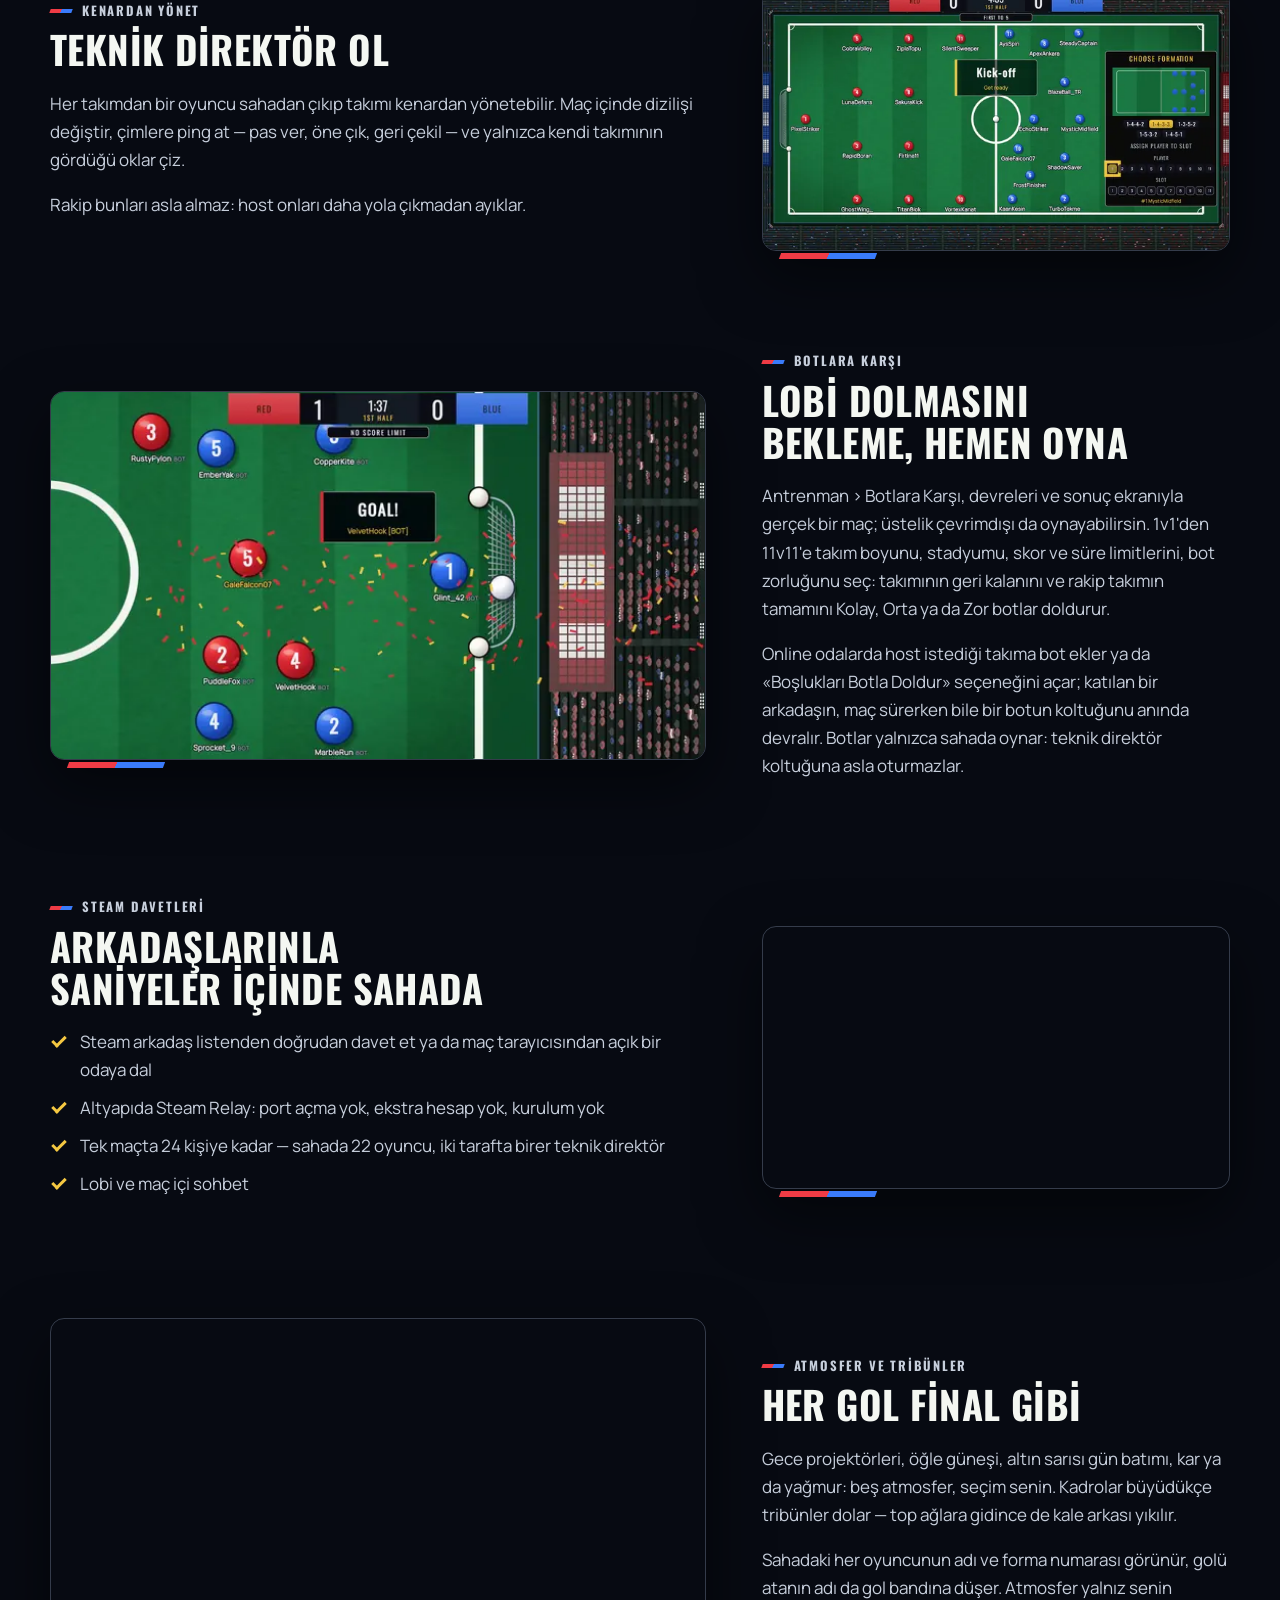
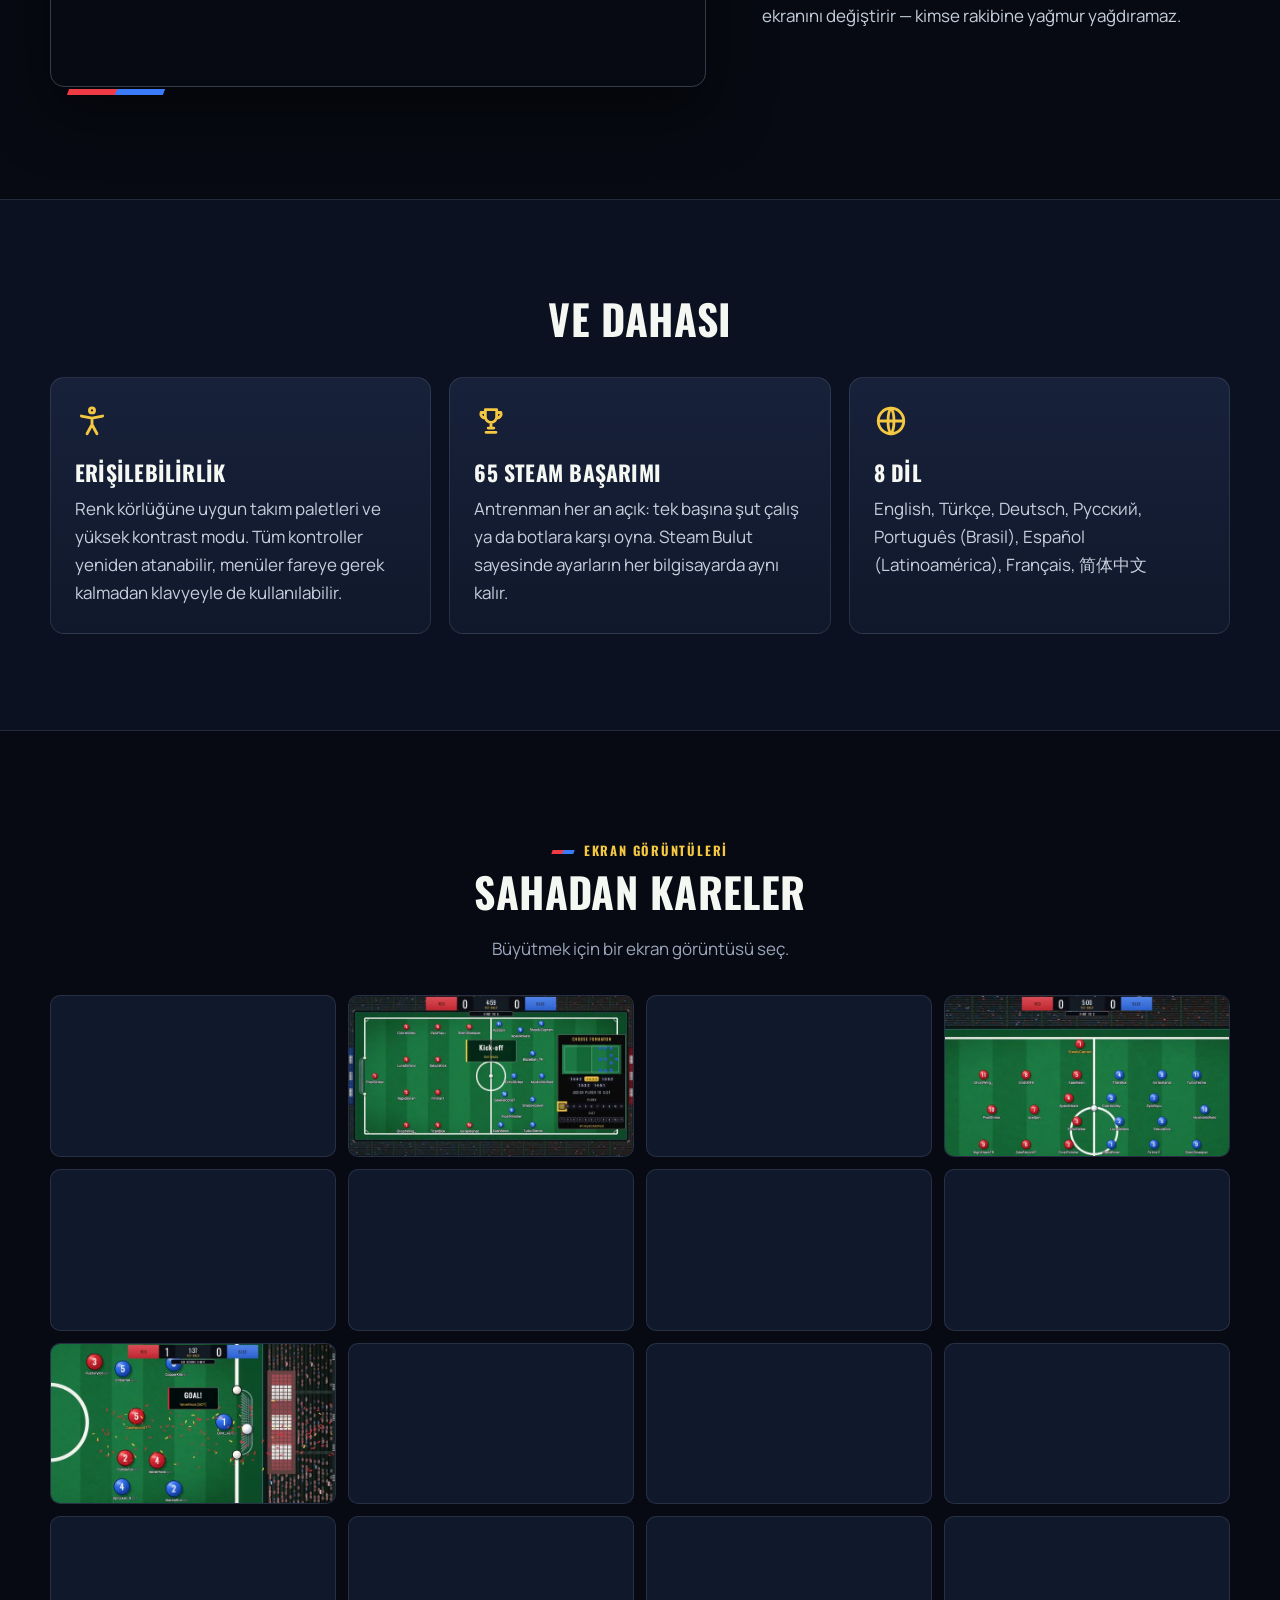
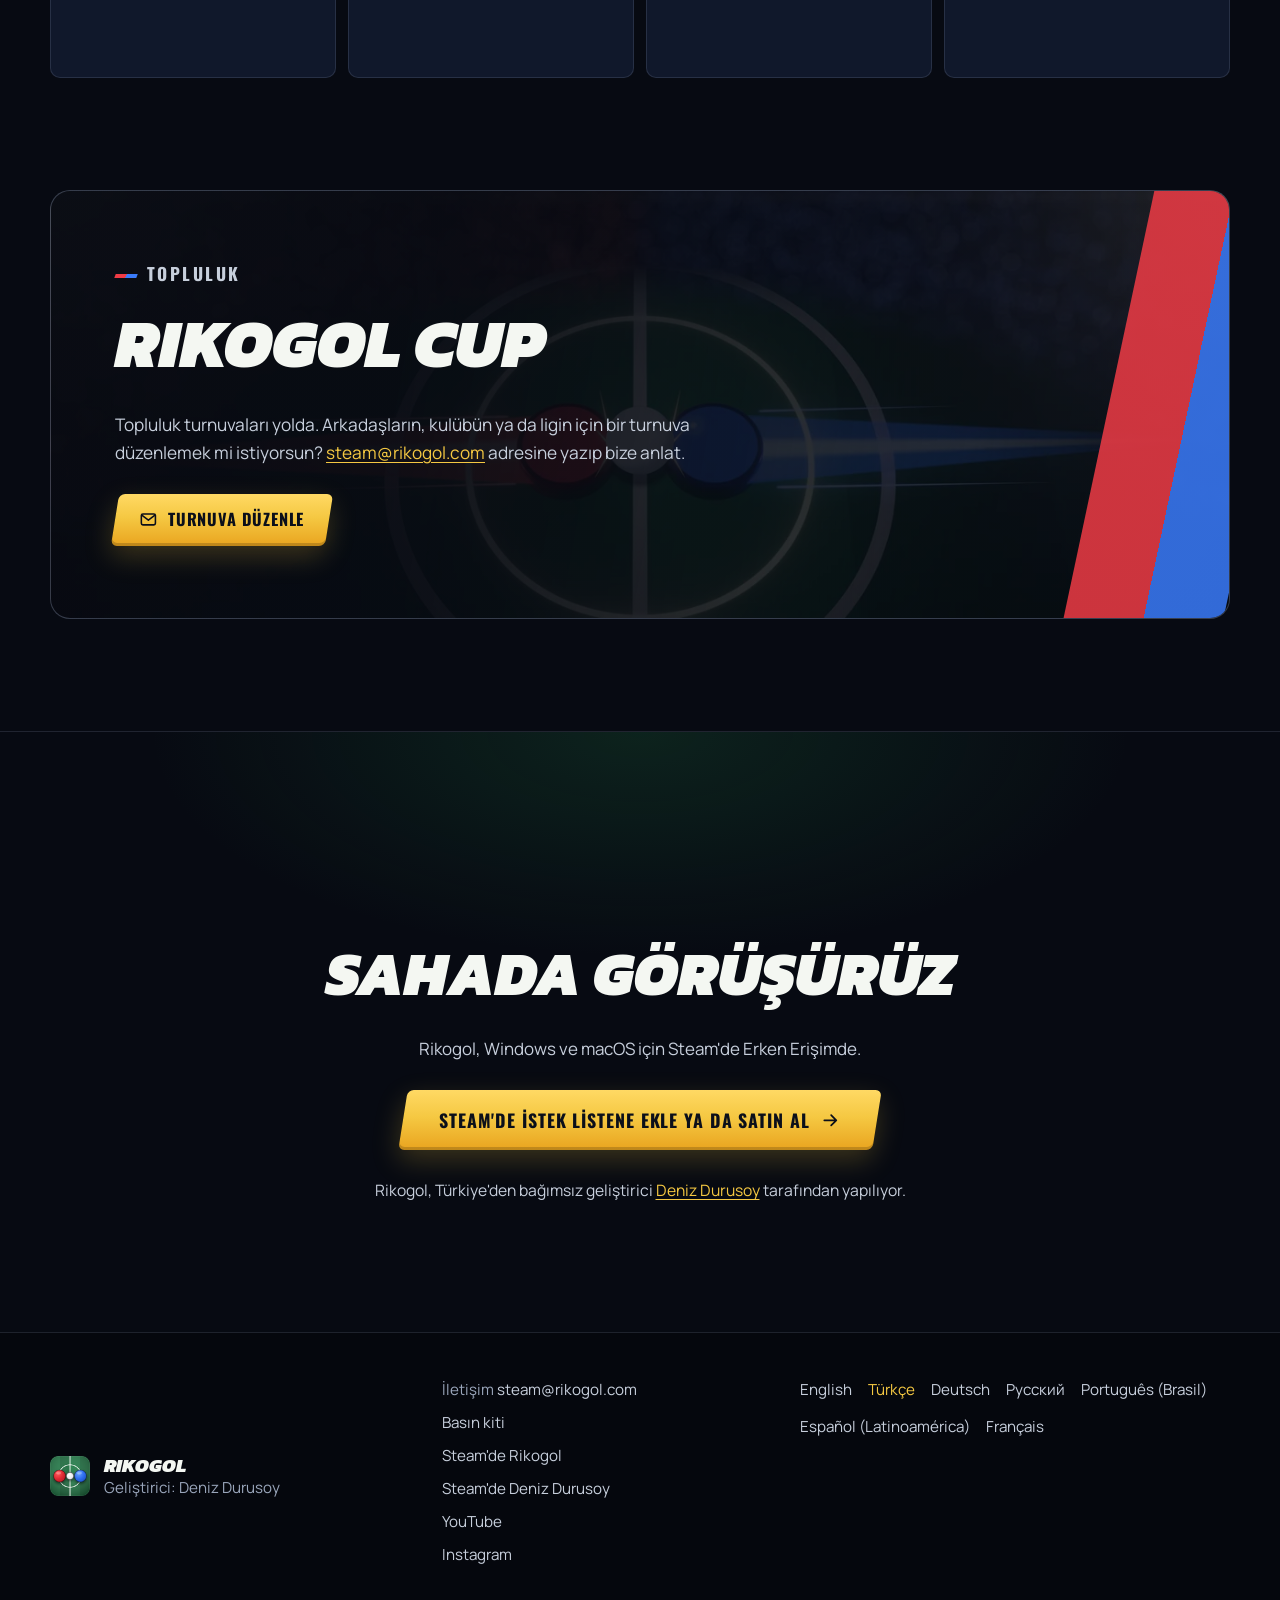
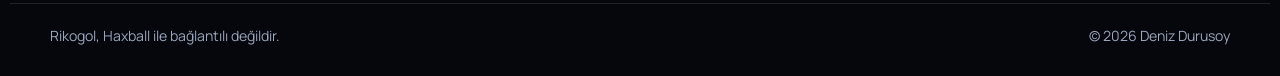
<file: tr/index.html>
<!doctype html>
<html lang="tr" dir="ltr">
<head>
<meta charset="utf-8">
<meta name="viewport" content="width=device-width, initial-scale=1">
<meta http-equiv="Content-Security-Policy" content="default-src 'self'; img-src 'self' data:; media-src 'self'; font-src 'self'; style-src 'self'; script-src 'self'; frame-src https://store.steampowered.com; connect-src 'self'; object-src 'none'; base-uri 'self'; form-action 'self'">
<title>Rikogol — Gerçek fizikli arcade futbol, arkadaşlarınla online</title>
<meta name="description" content="Gerçek fizikli arcade futbol, arkadaşlarınla online: 1v1 düellodan, iki tarafta birer teknik direktörün olduğu 11v11 derbiye. Steam&#x27;de Erken Erişimde.">
<link rel="canonical" href="https://rikogol.com/tr/">
<link rel="alternate" hreflang="en" href="https://rikogol.com/">
<link rel="alternate" hreflang="tr" href="https://rikogol.com/tr/">
<link rel="alternate" hreflang="de" href="https://rikogol.com/de/">
<link rel="alternate" hreflang="ru" href="https://rikogol.com/ru/">
<link rel="alternate" hreflang="pt-BR" href="https://rikogol.com/pt-br/">
<link rel="alternate" hreflang="es-419" href="https://rikogol.com/es/">
<link rel="alternate" hreflang="fr" href="https://rikogol.com/fr/">
<link rel="alternate" hreflang="x-default" href="https://rikogol.com/">
<meta name="theme-color" content="#070a12">
<meta name="color-scheme" content="dark">
<link rel="preload" href="/assets/fonts/oswald-bold.woff2" as="font" type="font/woff2" crossorigin>
<link rel="preload" href="/assets/fonts/manrope-regular.woff2" as="font" type="font/woff2" crossorigin>
<link rel="preload" as="image" href="/assets/img/hero/rikogol-hero-1920.webp" imagesrcset="/assets/img/hero/rikogol-hero-960.webp 960w, /assets/img/hero/rikogol-hero-1440.webp 1440w, /assets/img/hero/rikogol-hero-1920.webp 1920w, /assets/img/hero/rikogol-hero-2560.webp 2560w" imagesizes="100vw" fetchpriority="high">
<link rel="stylesheet" href="/assets/css/site.min.css">
<link rel="icon" href="/favicon.ico" sizes="16x16 32x32 48x48">
<link rel="icon" href="/assets/img/icons/icon-192.png" type="image/png" sizes="192x192">
<link rel="apple-touch-icon" href="/assets/img/icons/apple-touch-icon.png">
<link rel="manifest" href="/site.webmanifest">
<meta property="og:type" content="website">
<meta property="og:site_name" content="Rikogol">
<meta property="og:title" content="Rikogol — Gerçek fizikli arcade futbol, arkadaşlarınla online">
<meta property="og:description" content="Gerçek fizikli arcade futbol, arkadaşlarınla online: 1v1 düellodan, iki tarafta birer teknik direktörün olduğu 11v11 derbiye. Steam&#x27;de Erken Erişimde.">
<meta property="og:url" content="https://rikogol.com/tr/">
<meta property="og:locale" content="tr_TR">
<meta property="og:locale:alternate" content="en_US">
<meta property="og:locale:alternate" content="de_DE">
<meta property="og:locale:alternate" content="ru_RU">
<meta property="og:locale:alternate" content="pt_BR">
<meta property="og:locale:alternate" content="es_LA">
<meta property="og:locale:alternate" content="fr_FR">
<meta property="og:image" content="https://rikogol.com/press/files/rikogol-main-capsule.jpg">
<meta property="og:image:type" content="image/jpeg">
<meta property="og:image:width" content="1232">
<meta property="og:image:height" content="706">
<meta property="og:image:alt" content="Rikogol ana görseli: Rikogol logosunun altında, orta noktada topla buluşan kırmızı ve mavi diskler.">
<meta name="twitter:card" content="summary_large_image">
<meta name="twitter:title" content="Rikogol — Gerçek fizikli arcade futbol, arkadaşlarınla online">
<meta name="twitter:description" content="Gerçek fizikli arcade futbol, arkadaşlarınla online: 1v1 düellodan, iki tarafta birer teknik direktörün olduğu 11v11 derbiye. Steam&#x27;de Erken Erişimde.">
<meta name="twitter:image" content="https://rikogol.com/press/files/rikogol-main-capsule.jpg">
<meta name="twitter:image:alt" content="Rikogol ana görseli: Rikogol logosunun altında, orta noktada topla buluşan kırmızı ve mavi diskler.">
<script type="application/ld+json">{
 "@context": "https://schema.org",
 "@type": "VideoGame",
 "name": "Rikogol",
 "url": "https://rikogol.com/tr/",
 "sameAs": [
  "https://store.steampowered.com/app/4492690/Rikogol/",
  "https://www.youtube.com/@rikogolgame",
  "https://www.instagram.com/rikogolgame/"
 ],
 "description": "Gerçek fizikli arcade futbol, arkadaşlarınla online: 1v1 düellodan, iki tarafta birer teknik direktörün olduğu 11v11 derbiye. Steam'de Erken Erişimde.",
 "image": "https://rikogol.com/press/files/rikogol-main-capsule.jpg",
 "gamePlatform": [
  "PC",
  "Mac"
 ],
 "operatingSystem": "Windows, macOS",
 "applicationCategory": "Game",
 "genre": [
  "Sports",
  "Arcade"
 ],
 "playMode": [
  "SinglePlayer",
  "MultiPlayer"
 ],
 "numberOfPlayers": {
  "@type": "QuantitativeValue",
  "minValue": 1,
  "maxValue": 24
 },
 "datePublished": "2026-09-14",
 "inLanguage": [
  "en",
  "tr",
  "de",
  "ru",
  "pt-BR",
  "es-419",
  "fr",
  "zh-CN"
 ],
 "author": {
  "@type": "Person",
  "name": "Deniz Durusoy",
  "url": "https://store.steampowered.com/developer/denizdurusoy"
 },
 "publisher": {
  "@type": "Person",
  "name": "Deniz Durusoy",
  "url": "https://store.steampowered.com/developer/denizdurusoy"
 }
}</script>
<script src="/assets/js/site.js" defer></script>
</head>
<body>
<a class="skip-link" href="#main">İçeriğe geç</a>
<header class="site-header">
<div class="wrap header-inner">
<a class="brand" href="/tr/"><img src="/assets/img/icons/icon-64.png" width="32" height="32" alt=""><span lang="en">Rikogol</span></a>
<nav class="main-nav" aria-label="Ana menü">
<ul>
<li><a href="#features">Özellikler</a></li>
<li><a href="#screenshots">Ekran görüntüleri</a></li>
<li><a href="#community">Topluluk</a></li>
<li><a href="/tr/press/">Basın kiti</a></li>
</ul>
</nav>
<details class="lang" data-lang-menu>
<summary aria-label="Dil: Türkçe"><svg class="icon" viewBox="0 0 24 24" width="24" height="24" fill="none" stroke="currentColor" stroke-width="2" stroke-linecap="round" stroke-linejoin="round" aria-hidden="true" focusable="false"><circle cx="12" cy="12" r="9"/><path d="M3 12h18M12 3c2.8 3 2.8 15 0 18M12 3c-2.8 3-2.8 15 0 18"/></svg><span>TR</span><svg class="icon chev" viewBox="0 0 24 24" width="24" height="24" fill="none" stroke="currentColor" stroke-width="2" stroke-linecap="round" stroke-linejoin="round" aria-hidden="true" focusable="false"><path d="M7 10l5 5 5-5"/></svg></summary>
<ul class="lang-list">
<li><a href="/" hreflang="en" lang="en"><span>English</span><span class="lang-code">EN</span></a></li>
<li><a href="/tr/" hreflang="tr" lang="tr" aria-current="page"><span>Türkçe</span><span class="lang-code">TR</span></a></li>
<li><a href="/de/" hreflang="de" lang="de"><span>Deutsch</span><span class="lang-code">DE</span></a></li>
<li><a href="/ru/" hreflang="ru" lang="ru"><span>Русский</span><span class="lang-code">RU</span></a></li>
<li><a href="/pt-br/" hreflang="pt-BR" lang="pt-BR"><span>Português (Brasil)</span><span class="lang-code">PT-BR</span></a></li>
<li><a href="/es/" hreflang="es-419" lang="es-419"><span>Español (Latinoamérica)</span><span class="lang-code">ES</span></a></li>
<li><a href="/fr/" hreflang="fr" lang="fr"><span>Français</span><span class="lang-code">FR</span></a></li>
</ul>
</details>
</div>
</header>
<main id="main">
<section class="hero" aria-labelledby="hero-title">
<div class="hero-art">
<img class="hero-bg" src="/assets/img/hero/rikogol-hero-1920.webp" srcset="/assets/img/hero/rikogol-hero-960.webp 960w, /assets/img/hero/rikogol-hero-1440.webp 1440w, /assets/img/hero/rikogol-hero-1920.webp 1920w, /assets/img/hero/rikogol-hero-2560.webp 2560w" sizes="100vw" width="1920" height="620" alt="" fetchpriority="high">
<h1 class="hero-logo" id="hero-title"><img src="/assets/img/logo/rikogol-logo-1280.webp" srcset="/assets/img/logo/rikogol-logo-480.webp 480w, /assets/img/logo/rikogol-logo-720.webp 720w, /assets/img/logo/rikogol-logo-960.webp 960w, /assets/img/logo/rikogol-logo-1280.webp 1280w" sizes="(min-width: 720px) 600px, 84vw" width="1280" height="362" alt="Rikogol"></h1>
</div>
<div class="wrap hero-text">
<p class="tagline">Gerçek fizikli arcade futbol, arkadaşlarınla online.</p>
<p class="lede">1v1 düellodan, iki tarafta birer teknik direktörün olduğu 11v11 derbiye. İki tuş, sıfır istatistik, faul yok, ofsayt yok — sadece yetenek.</p>
<div class="cta-row">
<a class="btn btn-primary" href="https://store.steampowered.com/app/4492690/Rikogol/"><span><span lang="en">Steam</span>&#x27;de istek listene ekle ya da satın al</span><svg class="icon" viewBox="0 0 24 24" width="24" height="24" fill="none" stroke="currentColor" stroke-width="2" stroke-linecap="round" stroke-linejoin="round" aria-hidden="true" focusable="false"><path d="M5 12h14M13 6l6 6-6 6"/></svg></a>
<a class="btn btn-ghost" href="#trailer" data-play-trailer><svg class="icon" viewBox="0 0 24 24" width="24" height="24" fill="none" stroke="currentColor" stroke-width="2" stroke-linecap="round" stroke-linejoin="round" aria-hidden="true" focusable="false"><path d="M8 5.5v13l11-6.5z" fill="currentColor" stroke="none"/></svg><span>Fragmanı izle</span></a>
</div>
<ul class="facts">
<li>Erken Erişim</li>
<li><span lang="en">Windows</span> ve <span lang="en">macOS</span></li>
<li>24 oyuncuya kadar</li>
<li>8 dil</li>
</ul>
</div>
<div class="wrap">
<figure class="trailer" id="trailer">
<div class="video-shell" data-video>
<video controls preload="none" playsinline poster="/assets/video/rikogol-trailer-poster.webp" width="1280" height="720" aria-label="Oynanış fragmanı">
<source src="/assets/video/rikogol-trailer.mp4" type="video/mp4">
<p>Tarayıcın bu videoyu oynatamıyor. <a href="/assets/video/rikogol-trailer.mp4">Fragmanı indir (MP4)</a></p>
</video>
<button type="button" class="video-play" hidden><span class="video-play-disc"><svg class="icon" viewBox="0 0 24 24" width="24" height="24" fill="none" stroke="currentColor" stroke-width="2" stroke-linecap="round" stroke-linejoin="round" aria-hidden="true" focusable="false"><path d="M8 5.5v13l11-6.5z" fill="currentColor" stroke="none"/></svg></span><span class="video-play-label">Fragmanı oynat</span></button>
</div>
<figcaption>Rikogol — Oynanış Fragmanı (0:50) · İngilizce sürüm; Türkçesi Steam sayfasında</figcaption>
</figure>
</div>
</section>

<section class="band" aria-labelledby="band-title">
<div class="wrap band-inner">
<div class="band-text">
<p class="kicker">Yayında</p>
<h2 id="band-title">Şimdi Erken Erişimde</h2>
<p>Rikogol, 14 Eylül 2026&#x27;da Steam&#x27;de çıktı. Son güncelleme v1.8 Hızlı Maç Güncellemesi ile çevrimiçi futbol artık tek tuş uzağında: Hızlı Maç seni açık bir odaya götürür (maç sürüyorsa doğrudan sahaya çıkarsın) ya da oda bulamazsa botlara karşı kendi 3v3 maçını başlatır ve onu katılmak isteyen herkese açık tutar.</p>
<p><a class="text-link" href="https://steamcommunity.com/games/4492690/announcements/detail/687519061335082796?l=turkish">Güncelleme notlarını oku<svg class="icon icon-sm" viewBox="0 0 24 24" width="24" height="24" fill="none" stroke="currentColor" stroke-width="2" stroke-linecap="round" stroke-linejoin="round" aria-hidden="true" focusable="false"><path d="M14 5h5v5M19 5l-8 8M18 14v5H5V6h5"/></svg></a></p>
</div>
<div class="widget-shell" data-widget-src="https://store.steampowered.com/widget/4492690/?l=turkish" data-widget-title="Steam&#x27;de Rikogol">
<noscript><iframe src="https://store.steampowered.com/widget/4492690/?l=turkish" title="Steam&#x27;de Rikogol" width="646" height="190" loading="lazy"></iframe></noscript>
</div>
</div>
</section>

<section class="pitch" aria-labelledby="pitch-title">
<div class="wrap pitch-inner">
<p class="kicker">Oyun</p>
<h2 id="pitch-title" class="display">Hareket et. Vur. Gol!</h2>
<p>Rikogol, arkadaşlarınla online oynadığın arcade futbol. İki tuş yeter — hareket ve şut; gerisini fizik halleder: her pas, duvardan seken her top, direği yalayıp ağlara giden her şut. Oyuncu istatistiği yok, zar yok, faul yok, ofsayt yok. Kazanırsan hak etmişsindir. Kaybedersen nedenini çok iyi bilirsin.</p><p>Tarayıcı sekmesinde kuşbakışı fizik futboluyla büyüdüysen oynamayı zaten biliyorsun. Artık Steam&#x27;de — lobileriyle, arkadaş listenle ve 24 kişilik sahasıyla.</p>
<p class="fans">Haxball tarzı fizik futbolunu sevenler için yapıldı; arkadaşlarıyla hızlıca bir maç yapmak isteyen herkes için de.</p>
</div>
</section>

<div class="features wrap" id="features">
<section class="feature " id="match-sizes" aria-labelledby="match-sizes-title">
<div class="feature-media">
<img src="/assets/img/screens/rikogol-screenshot-07-1280.webp" srcset="/assets/img/screens/rikogol-screenshot-07-640.webp 640w, /assets/img/screens/rikogol-screenshot-07-960.webp 960w, /assets/img/screens/rikogol-screenshot-07-1280.webp 1280w" sizes="(min-width: 960px) 620px, 92vw" width="1280" height="720" loading="lazy" decoding="async" alt="11v11 başlama vuruşu için dizilen iki takım; tribünler kırmızı ve mavi taraftarlarla dolu.">
</div>
<div class="feature-text">
<p class="kicker">1v1&#x27;den 11v11&#x27;e</p>
<h2 id="match-sizes-title">1v1 düellodan 11v11 derbiye</h2>
<p>Küçük sahada bire bir hesaplaş, hızlı 3v3&#x27;ler at ya da dev bir stadyumu 22 oyuncu ve iki tarafta birer teknik direktörle doldur. Dört stadyum, 1&#x27;den 11&#x27;e takım boyu; odanın kuralları senin: skor limiti, süre, şut gücü, şifre.</p>
<p class="stat"><span class="stat-num">24</span><span class="stat-text">kişiye kadar aynı maçta: sahada 22 oyuncu, iki tarafta birer teknik direktör</span></p>
</div>
</section>
<section class="feature feature-flip" id="head-coach" aria-labelledby="head-coach-title">
<div class="feature-media">
<img src="/assets/img/screens/rikogol-screenshot-02-1280.webp" srcset="/assets/img/screens/rikogol-screenshot-02-640.webp 640w, /assets/img/screens/rikogol-screenshot-02-960.webp 960w, /assets/img/screens/rikogol-screenshot-02-1280.webp 1280w" sizes="(min-width: 960px) 620px, 92vw" width="1280" height="720" loading="lazy" decoding="async" alt="11v11 bir maçta başlama vuruşu; teknik direktör «Diziliş Seç» panosundan bir diziliş seçiyor.">
</div>
<div class="feature-text">
<p class="kicker">Kenardan yönet</p>
<h2 id="head-coach-title">Teknik direktör ol</h2>
<p>Her takımdan bir oyuncu sahadan çıkıp takımı kenardan yönetebilir. Maç içinde dizilişi değiştir, çimlere ping at — pas ver, öne çık, geri çekil — ve yalnızca kendi takımının gördüğü oklar çiz.</p>
<p>Rakip bunları asla almaz: host onları daha yola çıkmadan ayıklar.</p>
</div>
</section>
<section class="feature " id="bots" aria-labelledby="bots-title">
<div class="feature-media">
<img src="/assets/img/screens/rikogol-screenshot-05-1280.webp" srcset="/assets/img/screens/rikogol-screenshot-05-640.webp 640w, /assets/img/screens/rikogol-screenshot-05-960.webp 960w, /assets/img/screens/rikogol-screenshot-05-1280.webp 1280w" sizes="(min-width: 960px) 620px, 92vw" width="1280" height="720" loading="lazy" decoding="async" alt="Bot gol atıyor: gol bandı botun adını gösterirken filelerin çevresinde konfeti uçuşuyor.">
</div>
<div class="feature-text">
<p class="kicker">Botlara Karşı</p>
<h2 id="bots-title">Lobi dolmasını bekleme, hemen oyna</h2>
<p>Antrenman › Botlara Karşı, devreleri ve sonuç ekranıyla gerçek bir maç; üstelik çevrimdışı da oynayabilirsin. 1v1&#x27;den 11v11&#x27;e takım boyunu, stadyumu, skor ve süre limitlerini, bot zorluğunu seç: takımının geri kalanını ve rakip takımın tamamını Kolay, Orta ya da Zor botlar doldurur.</p>
<p>Online odalarda host istediği takıma bot ekler ya da «Boşlukları Botla Doldur» seçeneğini açar; katılan bir arkadaşın, maç sürerken bile bir botun koltuğunu anında devralır. Botlar yalnızca sahada oynar: teknik direktör koltuğuna asla oturmazlar.</p>
</div>
</section>
<section class="feature feature-flip" id="invites" aria-labelledby="invites-title">
<div class="feature-media">
<img src="/assets/img/screens/rikogol-screenshot-03-1280.webp" srcset="/assets/img/screens/rikogol-screenshot-03-640.webp 640w, /assets/img/screens/rikogol-screenshot-03-960.webp 960w, /assets/img/screens/rikogol-screenshot-03-1280.webp 1280w" sizes="(min-width: 960px) 620px, 92vw" width="1280" height="720" loading="lazy" decoding="async" alt="Lobi: on birer kişilik iki dolu takım ve stadyum, takım boyu, skor ve süre limiti, şut gücü, teknik direktör modu ve şifre için host ayarları.">
</div>
<div class="feature-text">
<p class="kicker"><span lang="en">Steam</span> davetleri</p>
<h2 id="invites-title">Arkadaşlarınla saniyeler içinde sahada</h2>
<ul class="ticks">
<li>Steam arkadaş listenden doğrudan davet et ya da maç tarayıcısından açık bir odaya dal</li>
<li>Altyapıda Steam Relay: port açma yok, ekstra hesap yok, kurulum yok</li>
<li>Tek maçta 24 kişiye kadar — sahada 22 oyuncu, iki tarafta birer teknik direktör</li>
<li>Lobi ve maç içi sohbet</li>
</ul>
</div>
</section>
<section class="feature " id="atmospheres" aria-labelledby="atmospheres-title">
<div class="feature-media">
<img src="/assets/img/screens/rikogol-screenshot-10-1280.webp" srcset="/assets/img/screens/rikogol-screenshot-10-640.webp 640w, /assets/img/screens/rikogol-screenshot-10-960.webp 960w, /assets/img/screens/rikogol-screenshot-10-1280.webp 1280w" sizes="(min-width: 960px) 620px, 92vw" width="1280" height="720" loading="lazy" decoding="async" alt="Yağmur atmosferinde bir maç; kalabalık tribünün yanında yağmur damlaları sahaya sıçrıyor.">
</div>
<div class="feature-text">
<p class="kicker">Atmosfer ve tribünler</p>
<h2 id="atmospheres-title">Her gol final gibi</h2>
<p>Gece projektörleri, öğle güneşi, altın sarısı gün batımı, kar ya da yağmur: beş atmosfer, seçim senin. Kadrolar büyüdükçe tribünler dolar — top ağlara gidince de kale arkası yıkılır.</p>
<p>Sahadaki her oyuncunun adı ve forma numarası görünür, golü atanın adı da gol bandına düşer. Atmosfer yalnız senin ekranını değiştirir — kimse rakibine yağmur yağdıramaz.</p>
</div>
</section>
</div>

<section class="extras-section" aria-labelledby="extras-title">
<div class="wrap">
<h2 id="extras-title" class="section-title">Ve dahası</h2>
<ul class="extras">
<li class="extra"><svg class="extra-icon" viewBox="0 0 24 24" width="24" height="24" fill="none" stroke="currentColor" stroke-width="2" stroke-linecap="round" stroke-linejoin="round" aria-hidden="true" focusable="false"><circle cx="12" cy="4.5" r="1.8"/><path d="M4.5 8.5 12 10l7.5-1.5M12 10v4.5M8.5 21l3.5-6.5 3.5 6.5"/></svg><h3>Erişilebilirlik</h3><p>Renk körlüğüne uygun takım paletleri ve yüksek kontrast modu. Tüm kontroller yeniden atanabilir, menüler fareye gerek kalmadan klavyeyle de kullanılabilir.</p></li>
<li class="extra"><svg class="extra-icon" viewBox="0 0 24 24" width="24" height="24" fill="none" stroke="currentColor" stroke-width="2" stroke-linecap="round" stroke-linejoin="round" aria-hidden="true" focusable="false"><path d="M8 4h8v5a4 4 0 0 1-8 0zM8 6H5a3 3 0 0 0 3 4M16 6h3a3 3 0 0 1-3 4M12 13v4M8.5 20h7M10 17h4"/></svg><h3>65 <span lang="en">Steam</span> Başarımı</h3><p>Antrenman her an açık: tek başına şut çalış ya da botlara karşı oyna. Steam Bulut sayesinde ayarların her bilgisayarda aynı kalır.</p></li>
<li class="extra"><svg class="extra-icon" viewBox="0 0 24 24" width="24" height="24" fill="none" stroke="currentColor" stroke-width="2" stroke-linecap="round" stroke-linejoin="round" aria-hidden="true" focusable="false"><circle cx="12" cy="12" r="9"/><path d="M3 12h18M12 3c2.8 3 2.8 15 0 18M12 3c-2.8 3-2.8 15 0 18"/></svg><h3>8 dil</h3><p><span lang="en">English</span>, <span lang="tr">Türkçe</span>, <span lang="de">Deutsch</span>, <span lang="ru">Русский</span>, <span lang="pt-BR">Português (Brasil)</span>, <span lang="es-419">Español (Latinoamérica)</span>, <span lang="fr">Français</span>, <span lang="zh-CN">简体中文</span></p></li>
</ul>
</div>
</section>

<section class="gallery-section" id="screenshots" aria-labelledby="gallery-title">
<div class="wrap">
<div class="section-head">
<p class="kicker">Ekran görüntüleri</p>
<h2 id="gallery-title" class="section-title">Sahadan kareler</h2>
<p class="hint">Büyütmek için bir ekran görüntüsü seç.</p>
</div>
<ul class="gallery" data-gallery>
<li><a class="shot" href="/press/files/rikogol-screenshot-01.jpg" data-large="/assets/img/screens/rikogol-screenshot-01-1280.webp"><img src="/assets/img/screens/rikogol-screenshot-01-640.webp" srcset="/assets/img/screens/rikogol-screenshot-01-640.webp 640w, /assets/img/screens/rikogol-screenshot-01-1280.webp 1280w" sizes="(min-width: 1180px) 276px, (min-width: 720px) 23vw, 46vw" width="640" height="360" loading="lazy" decoding="async" alt="Gol! Gol bandı golü atanın adını gösterirken dolu tribünün önünde konfeti yağıyor."></a></li>
<li><a class="shot" href="/press/files/rikogol-screenshot-02.jpg" data-large="/assets/img/screens/rikogol-screenshot-02-1280.webp"><img src="/assets/img/screens/rikogol-screenshot-02-640.webp" srcset="/assets/img/screens/rikogol-screenshot-02-640.webp 640w, /assets/img/screens/rikogol-screenshot-02-1280.webp 1280w" sizes="(min-width: 1180px) 276px, (min-width: 720px) 23vw, 46vw" width="640" height="360" loading="lazy" decoding="async" alt="11v11 bir maçta başlama vuruşu; teknik direktör «Diziliş Seç» panosundan bir diziliş seçiyor."></a></li>
<li><a class="shot" href="/press/files/rikogol-screenshot-12.jpg" data-large="/assets/img/screens/rikogol-screenshot-12-1280.webp"><img src="/assets/img/screens/rikogol-screenshot-12-640.webp" srcset="/assets/img/screens/rikogol-screenshot-12-640.webp 640w, /assets/img/screens/rikogol-screenshot-12-1280.webp 1280w" sizes="(min-width: 1180px) 276px, (min-width: 720px) 23vw, 46vw" width="640" height="360" loading="lazy" decoding="async" alt="Kalabalık bir maçta sahada teknik direktör pingi ve pas oku."></a></li>
<li><a class="shot" href="/press/files/rikogol-screenshot-07.jpg" data-large="/assets/img/screens/rikogol-screenshot-07-1280.webp"><img src="/assets/img/screens/rikogol-screenshot-07-640.webp" srcset="/assets/img/screens/rikogol-screenshot-07-640.webp 640w, /assets/img/screens/rikogol-screenshot-07-1280.webp 1280w" sizes="(min-width: 1180px) 276px, (min-width: 720px) 23vw, 46vw" width="640" height="360" loading="lazy" decoding="async" alt="11v11 başlama vuruşu için dizilen iki takım; tribünler kırmızı ve mavi taraftarlarla dolu."></a></li>
<li><a class="shot" href="/press/files/rikogol-screenshot-10.jpg" data-large="/assets/img/screens/rikogol-screenshot-10-1280.webp"><img src="/assets/img/screens/rikogol-screenshot-10-640.webp" srcset="/assets/img/screens/rikogol-screenshot-10-640.webp 640w, /assets/img/screens/rikogol-screenshot-10-1280.webp 1280w" sizes="(min-width: 1180px) 276px, (min-width: 720px) 23vw, 46vw" width="640" height="360" loading="lazy" decoding="async" alt="Yağmur atmosferinde bir maç; kalabalık tribünün yanında yağmur damlaları sahaya sıçrıyor."></a></li>
<li><a class="shot" href="/press/files/rikogol-screenshot-06.jpg" data-large="/assets/img/screens/rikogol-screenshot-06-1280.webp"><img src="/assets/img/screens/rikogol-screenshot-06-640.webp" srcset="/assets/img/screens/rikogol-screenshot-06-640.webp 640w, /assets/img/screens/rikogol-screenshot-06-1280.webp 1280w" sizes="(min-width: 1180px) 276px, (min-width: 720px) 23vw, 46vw" width="640" height="360" loading="lazy" decoding="async" alt="Kar atmosferinde bire bir düello."></a></li>
<li><a class="shot" href="/press/files/rikogol-screenshot-11.jpg" data-large="/assets/img/screens/rikogol-screenshot-11-1280.webp"><img src="/assets/img/screens/rikogol-screenshot-11-640.webp" srcset="/assets/img/screens/rikogol-screenshot-11-640.webp 640w, /assets/img/screens/rikogol-screenshot-11-1280.webp 1280w" sizes="(min-width: 1180px) 276px, (min-width: 720px) 23vw, 46vw" width="640" height="360" loading="lazy" decoding="async" alt="Altın sarısı gün batımı atmosferinde kaleye doğru top süren bir oyuncu."></a></li>
<li><a class="shot" href="/press/files/rikogol-screenshot-09.jpg" data-large="/assets/img/screens/rikogol-screenshot-09-1280.webp"><img src="/assets/img/screens/rikogol-screenshot-09-640.webp" srcset="/assets/img/screens/rikogol-screenshot-09-640.webp 640w, /assets/img/screens/rikogol-screenshot-09-1280.webp 1280w" sizes="(min-width: 1180px) 276px, (min-width: 720px) 23vw, 46vw" width="640" height="360" loading="lazy" decoding="async" alt="Kırmızı ve mavi taraftarlarla dolu tribünlerin önünde, orta çizgi yakınında bir gündüz maçı."></a></li>
<li><a class="shot" href="/press/files/rikogol-screenshot-05.jpg" data-large="/assets/img/screens/rikogol-screenshot-05-1280.webp"><img src="/assets/img/screens/rikogol-screenshot-05-640.webp" srcset="/assets/img/screens/rikogol-screenshot-05-640.webp 640w, /assets/img/screens/rikogol-screenshot-05-1280.webp 1280w" sizes="(min-width: 1180px) 276px, (min-width: 720px) 23vw, 46vw" width="640" height="360" loading="lazy" decoding="async" alt="Bot gol atıyor: gol bandı botun adını gösterirken filelerin çevresinde konfeti uçuşuyor."></a></li>
<li><a class="shot" href="/press/files/rikogol-screenshot-04.jpg" data-large="/assets/img/screens/rikogol-screenshot-04-1280.webp"><img src="/assets/img/screens/rikogol-screenshot-04-640.webp" srcset="/assets/img/screens/rikogol-screenshot-04-640.webp 640w, /assets/img/screens/rikogol-screenshot-04-1280.webp 1280w" sizes="(min-width: 1180px) 276px, (min-width: 720px) 23vw, 46vw" width="640" height="360" loading="lazy" decoding="async" alt="Adlarının yanında BOT etiketi taşıyan botlar ikinci yarıda kaleye yükleniyor."></a></li>
<li><a class="shot" href="/press/files/rikogol-screenshot-14.jpg" data-large="/assets/img/screens/rikogol-screenshot-14-1280.webp"><img src="/assets/img/screens/rikogol-screenshot-14-640.webp" srcset="/assets/img/screens/rikogol-screenshot-14-640.webp 640w, /assets/img/screens/rikogol-screenshot-14-1280.webp 1280w" sizes="(min-width: 1180px) 276px, (min-width: 720px) 23vw, 46vw" width="640" height="360" loading="lazy" decoding="async" alt="Yağmur altındaki 11v11 maçta ikinci yarı başlarken ekrana gelen bant."></a></li>
<li><a class="shot" href="/press/files/rikogol-screenshot-15.jpg" data-large="/assets/img/screens/rikogol-screenshot-15-1280.webp"><img src="/assets/img/screens/rikogol-screenshot-15-640.webp" srcset="/assets/img/screens/rikogol-screenshot-15-640.webp 640w, /assets/img/screens/rikogol-screenshot-15-1280.webp 1280w" sizes="(min-width: 1180px) 276px, (min-width: 720px) 23vw, 46vw" width="640" height="360" loading="lazy" decoding="async" alt="Maç sonu: sonuç bandı kazananı duyuruyor, altında lobiye dönüş düğmesi var."></a></li>
<li><a class="shot" href="/press/files/rikogol-screenshot-03.jpg" data-large="/assets/img/screens/rikogol-screenshot-03-1280.webp"><img src="/assets/img/screens/rikogol-screenshot-03-640.webp" srcset="/assets/img/screens/rikogol-screenshot-03-640.webp 640w, /assets/img/screens/rikogol-screenshot-03-1280.webp 1280w" sizes="(min-width: 1180px) 276px, (min-width: 720px) 23vw, 46vw" width="640" height="360" loading="lazy" decoding="async" alt="Lobi: on birer kişilik iki dolu takım ve stadyum, takım boyu, skor ve süre limiti, şut gücü, teknik direktör modu ve şifre için host ayarları."></a></li>
<li><a class="shot" href="/press/files/rikogol-screenshot-13.jpg" data-large="/assets/img/screens/rikogol-screenshot-13-1280.webp"><img src="/assets/img/screens/rikogol-screenshot-13-640.webp" srcset="/assets/img/screens/rikogol-screenshot-13-640.webp 640w, /assets/img/screens/rikogol-screenshot-13-1280.webp 1280w" sizes="(min-width: 1180px) 276px, (min-width: 720px) 23vw, 46vw" width="640" height="360" loading="lazy" decoding="async" alt="Maç tarayıcısı: açık odalar stadyum, takım boyu, skor limiti ve süreyle listeleniyor."></a></li>
<li><a class="shot" href="/press/files/rikogol-screenshot-08.jpg" data-large="/assets/img/screens/rikogol-screenshot-08-1280.webp"><img src="/assets/img/screens/rikogol-screenshot-08-640.webp" srcset="/assets/img/screens/rikogol-screenshot-08-640.webp 640w, /assets/img/screens/rikogol-screenshot-08-1280.webp 1280w" sizes="(min-width: 1180px) 276px, (min-width: 720px) 23vw, 46vw" width="640" height="360" loading="lazy" decoding="async" alt="Gündüz atmosferinde orta yuvarlak çevresinde 3v3 bir maç."></a></li>
<li><a class="shot" href="/press/files/rikogol-screenshot-16.jpg" data-large="/assets/img/screens/rikogol-screenshot-16-1280.webp"><img src="/assets/img/screens/rikogol-screenshot-16-640.webp" srcset="/assets/img/screens/rikogol-screenshot-16-640.webp 640w, /assets/img/screens/rikogol-screenshot-16-1280.webp 1280w" sizes="(min-width: 1180px) 276px, (min-width: 720px) 23vw, 46vw" width="640" height="360" loading="lazy" decoding="async" alt="Canlı bir sahanın üzerinde Antrenman, Çevrimiçi ve Ayarlar seçenekleriyle ana menü."></a></li>
</ul>
</div>
</section>

<section class="community" id="community" aria-labelledby="community-title">
<div class="wrap">
<div class="community-card">
<p class="kicker">Topluluk</p>
<h2 id="community-title" class="display"><span lang="en">Rikogol</span> Cup</h2>
<p>Topluluk turnuvaları yolda. Arkadaşların, kulübün ya da ligin için bir turnuva düzenlemek mi istiyorsun? <a href="mailto:steam@rikogol.com?subject=Rikogol%20Cup">steam@rikogol.com</a> adresine yazıp bize anlat.</p>
<a class="btn btn-primary" href="mailto:steam@rikogol.com?subject=Rikogol%20Cup"><svg class="icon" viewBox="0 0 24 24" width="24" height="24" fill="none" stroke="currentColor" stroke-width="2" stroke-linecap="round" stroke-linejoin="round" aria-hidden="true" focusable="false"><rect x="3" y="5" width="18" height="14" rx="2"/><path d="m4 7 8 6 8-6"/></svg><span>Turnuva düzenle</span></a>
</div>
</div>
</section>

<section class="finale" aria-labelledby="finale-title">
<div class="wrap finale-inner">
<img class="finale-icon" src="/assets/img/icons/icon-192.png" width="96" height="96" alt="" loading="lazy">
<h2 id="finale-title" class="display">Sahada görüşürüz</h2>
<p>Rikogol, Windows ve macOS için Steam&#x27;de Erken Erişimde.</p>
<a class="btn btn-primary btn-lg" href="https://store.steampowered.com/app/4492690/Rikogol/"><span><span lang="en">Steam</span>&#x27;de istek listene ekle ya da satın al</span><svg class="icon" viewBox="0 0 24 24" width="24" height="24" fill="none" stroke="currentColor" stroke-width="2" stroke-linecap="round" stroke-linejoin="round" aria-hidden="true" focusable="false"><path d="M5 12h14M13 6l6 6-6 6"/></svg></a>
<p class="dev-line">Rikogol, Türkiye&#x27;den bağımsız geliştirici <a href="https://store.steampowered.com/developer/denizdurusoy">Deniz Durusoy</a> tarafından yapılıyor.</p>
</div>
</section>
</main>
<footer class="site-footer">
<div class="wrap footer-grid">
<div class="footer-brand">
<img src="/assets/img/icons/icon-64.png" width="40" height="40" alt="" loading="lazy">
<p><span class="footer-name" lang="en">Rikogol</span><br>Geliştirici: Deniz Durusoy</p>
</div>
<nav class="footer-links" aria-label="Bağlantılar">
<ul>
<li><span class="footer-label">İletişim</span> <a href="mailto:steam@rikogol.com">steam@rikogol.com</a></li>
<li><a href="/tr/press/">Basın kiti</a></li>
<li><a href="https://store.steampowered.com/app/4492690/Rikogol/">Steam&#x27;de Rikogol</a></li>
<li><a href="https://store.steampowered.com/developer/denizdurusoy">Steam&#x27;de Deniz Durusoy</a></li>
<li><a href="https://www.youtube.com/@rikogolgame" rel="me" lang="en">YouTube</a></li>
<li><a href="https://www.instagram.com/rikogolgame/" rel="me" lang="en">Instagram</a></li>
</ul>
</nav>
<nav class="footer-langs" aria-label="Dil">
<ul>
<li><a href="/" hreflang="en" lang="en">English</a></li>
<li><a href="/tr/" hreflang="tr" lang="tr" aria-current="page">Türkçe</a></li>
<li><a href="/de/" hreflang="de" lang="de">Deutsch</a></li>
<li><a href="/ru/" hreflang="ru" lang="ru">Русский</a></li>
<li><a href="/pt-br/" hreflang="pt-BR" lang="pt-BR">Português (Brasil)</a></li>
<li><a href="/es/" hreflang="es-419" lang="es-419">Español (Latinoamérica)</a></li>
<li><a href="/fr/" hreflang="fr" lang="fr">Français</a></li>
</ul>
</nav>
</div>
<div class="wrap footer-legal">
<p>Rikogol, Haxball ile bağlantılı değildir.</p>
<p>© 2026 Deniz Durusoy</p>
</div>
</footer>
<dialog class="lightbox" data-lightbox aria-label="Ekran görüntüsü görüntüleyici">
<button type="button" class="lb-btn lb-close" data-lb="close" aria-label="Kapat"><svg class="icon" viewBox="0 0 24 24" width="24" height="24" fill="none" stroke="currentColor" stroke-width="2" stroke-linecap="round" stroke-linejoin="round" aria-hidden="true" focusable="false"><path d="M6 6l12 12M18 6 6 18"/></svg></button>
<div class="lb-stage"></div>
<div class="lb-bar">
<p class="lb-caption" aria-live="polite"></p>
<div class="lb-controls">
<button type="button" class="lb-btn" data-lb="prev" aria-label="Önceki ekran görüntüsü"><svg class="icon" viewBox="0 0 24 24" width="24" height="24" fill="none" stroke="currentColor" stroke-width="2" stroke-linecap="round" stroke-linejoin="round" aria-hidden="true" focusable="false"><path d="M15 5l-7 7 7 7"/></svg></button>
<span class="lb-count"></span>
<button type="button" class="lb-btn" data-lb="next" aria-label="Sonraki ekran görüntüsü"><svg class="icon" viewBox="0 0 24 24" width="24" height="24" fill="none" stroke="currentColor" stroke-width="2" stroke-linecap="round" stroke-linejoin="round" aria-hidden="true" focusable="false"><path d="M9 5l7 7-7 7"/></svg></button>
<a class="lb-full" href="#" target="_blank" rel="noopener">Tam boyut (1920×1080 JPG)</a>
</div>
</div>
</dialog>
</body>
</html>
</file>
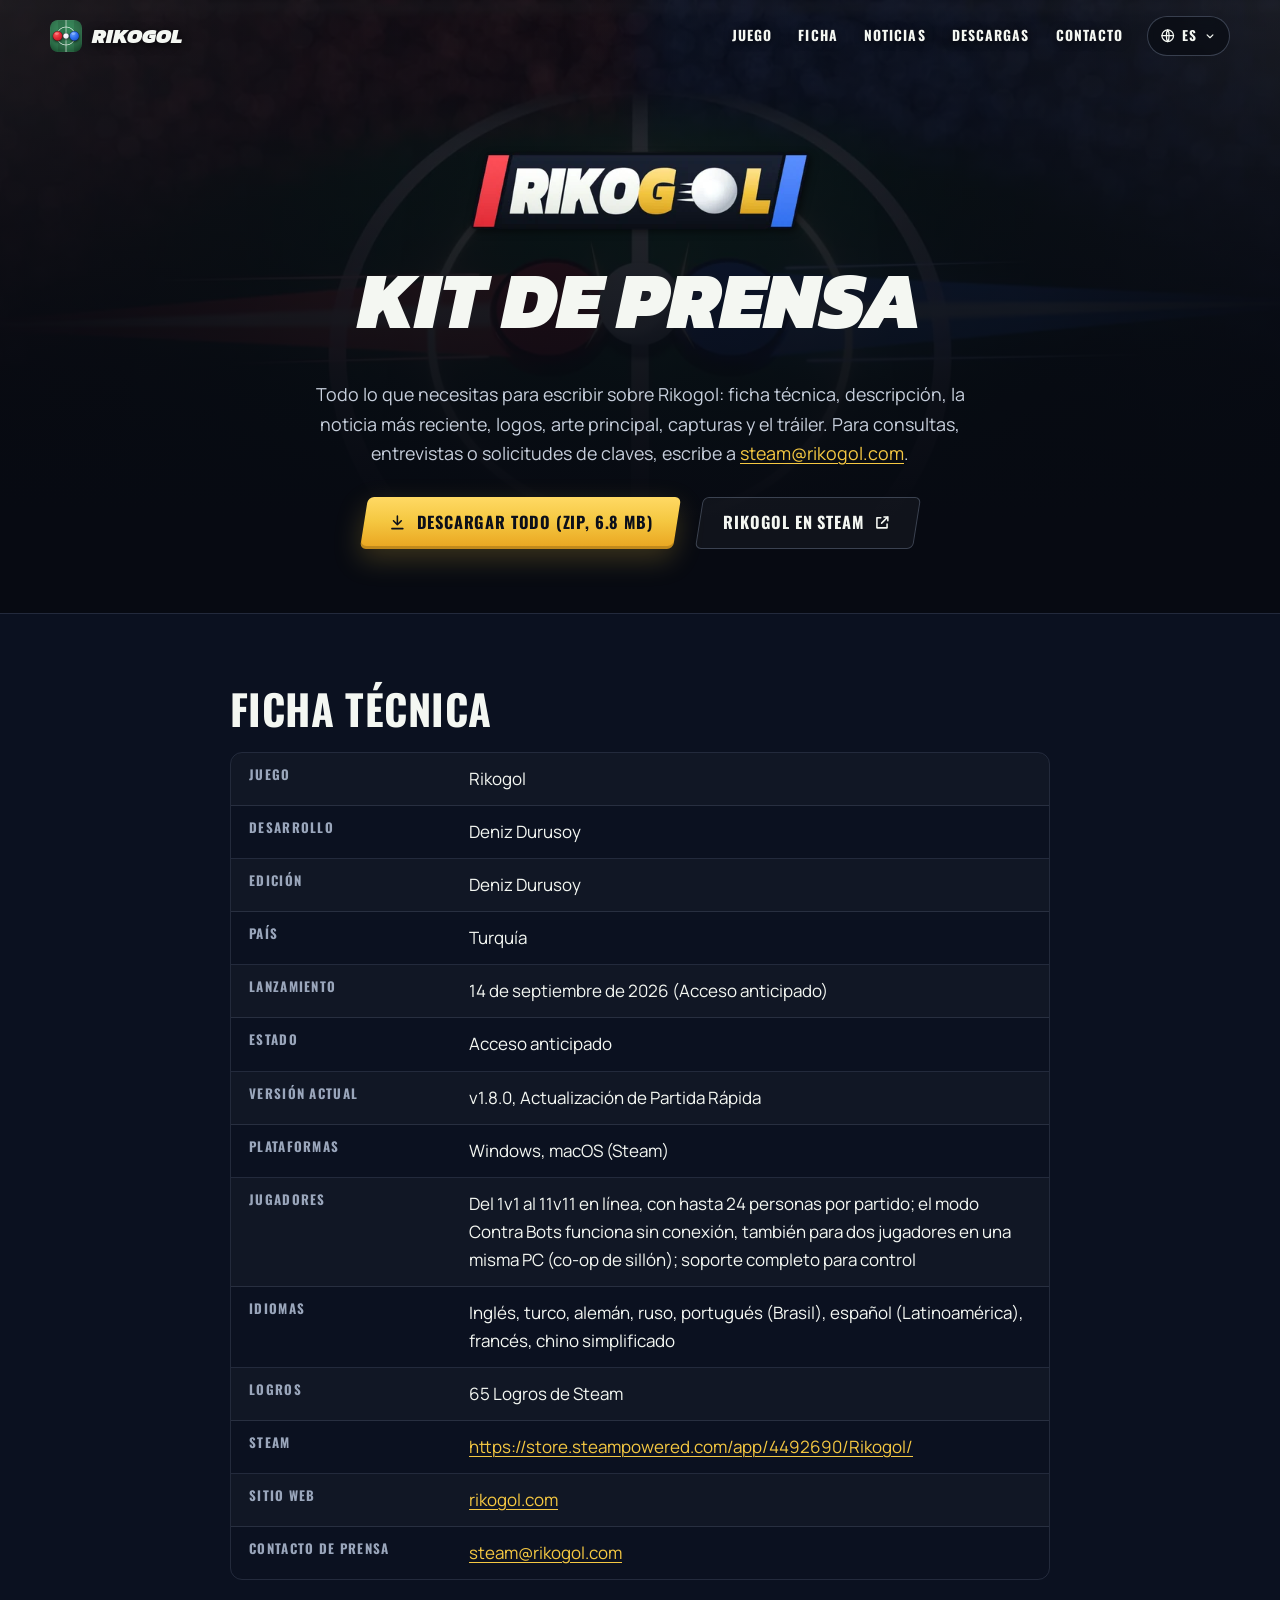
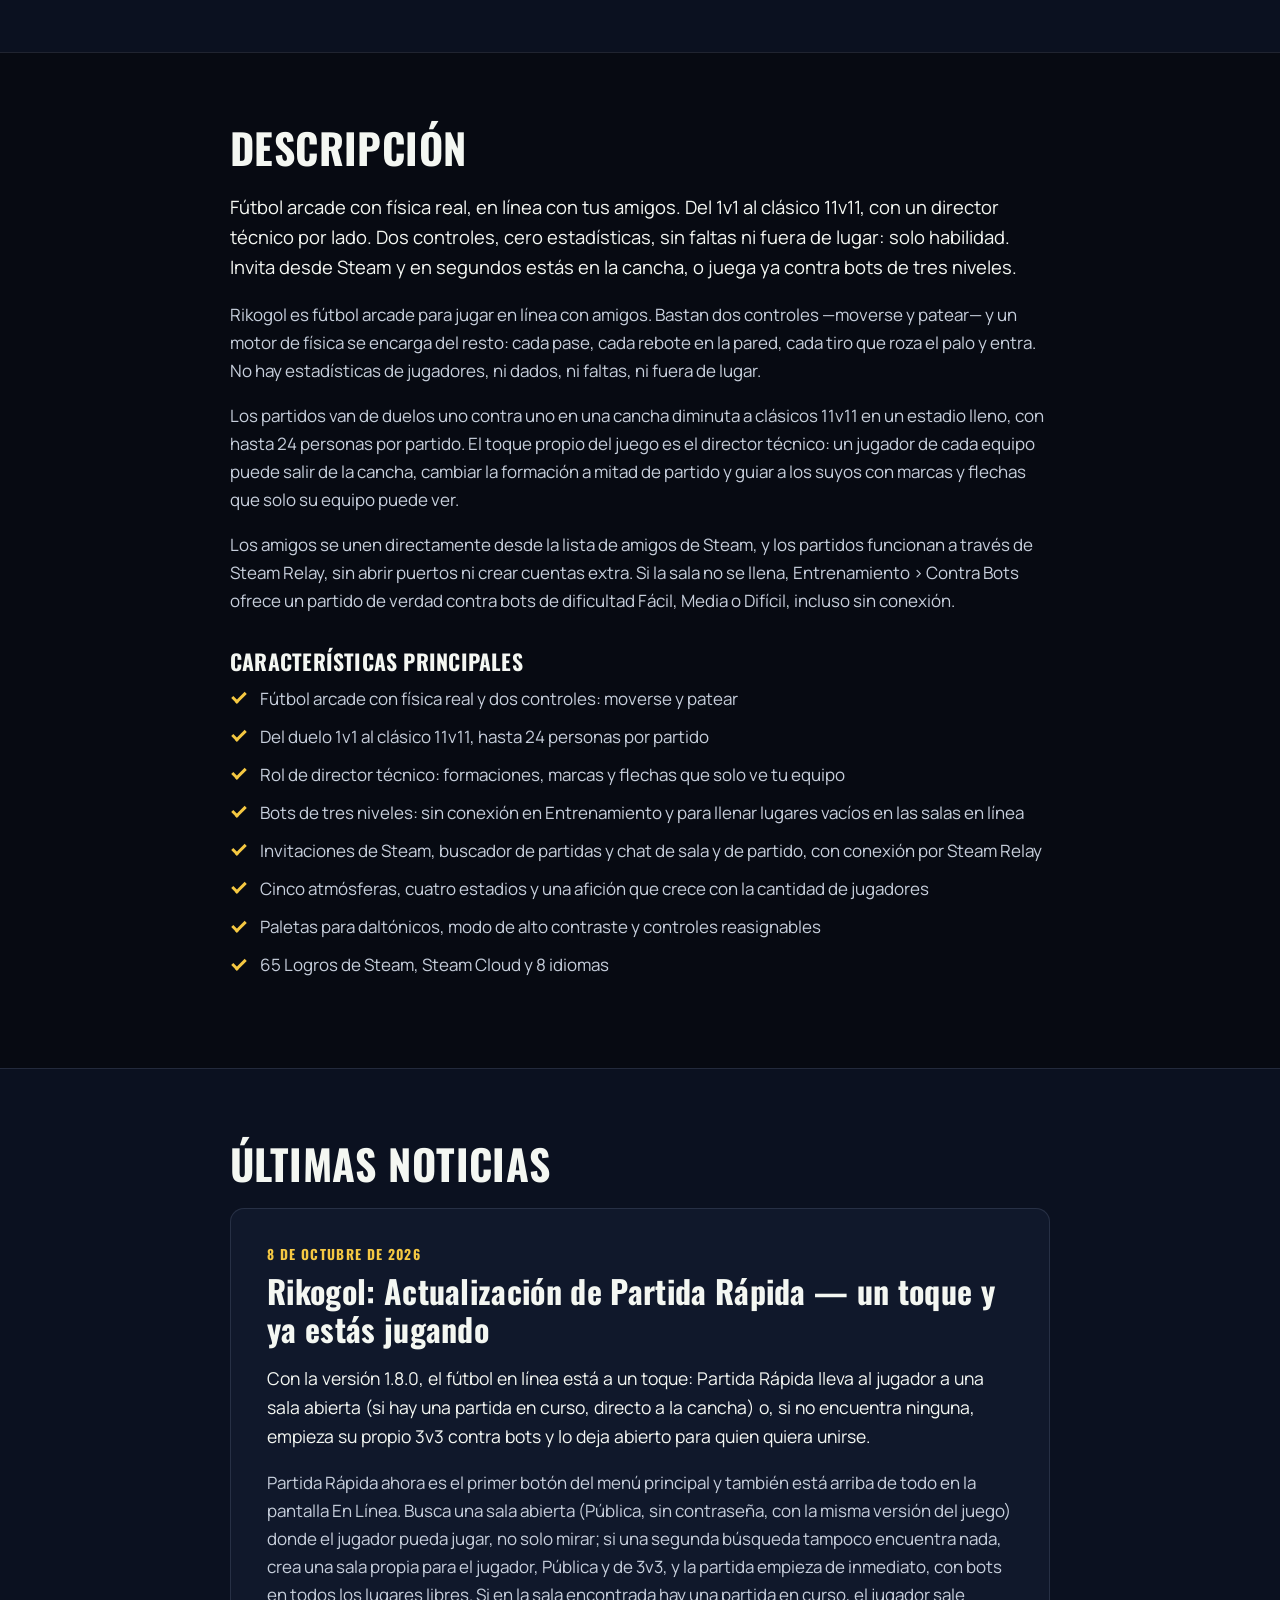
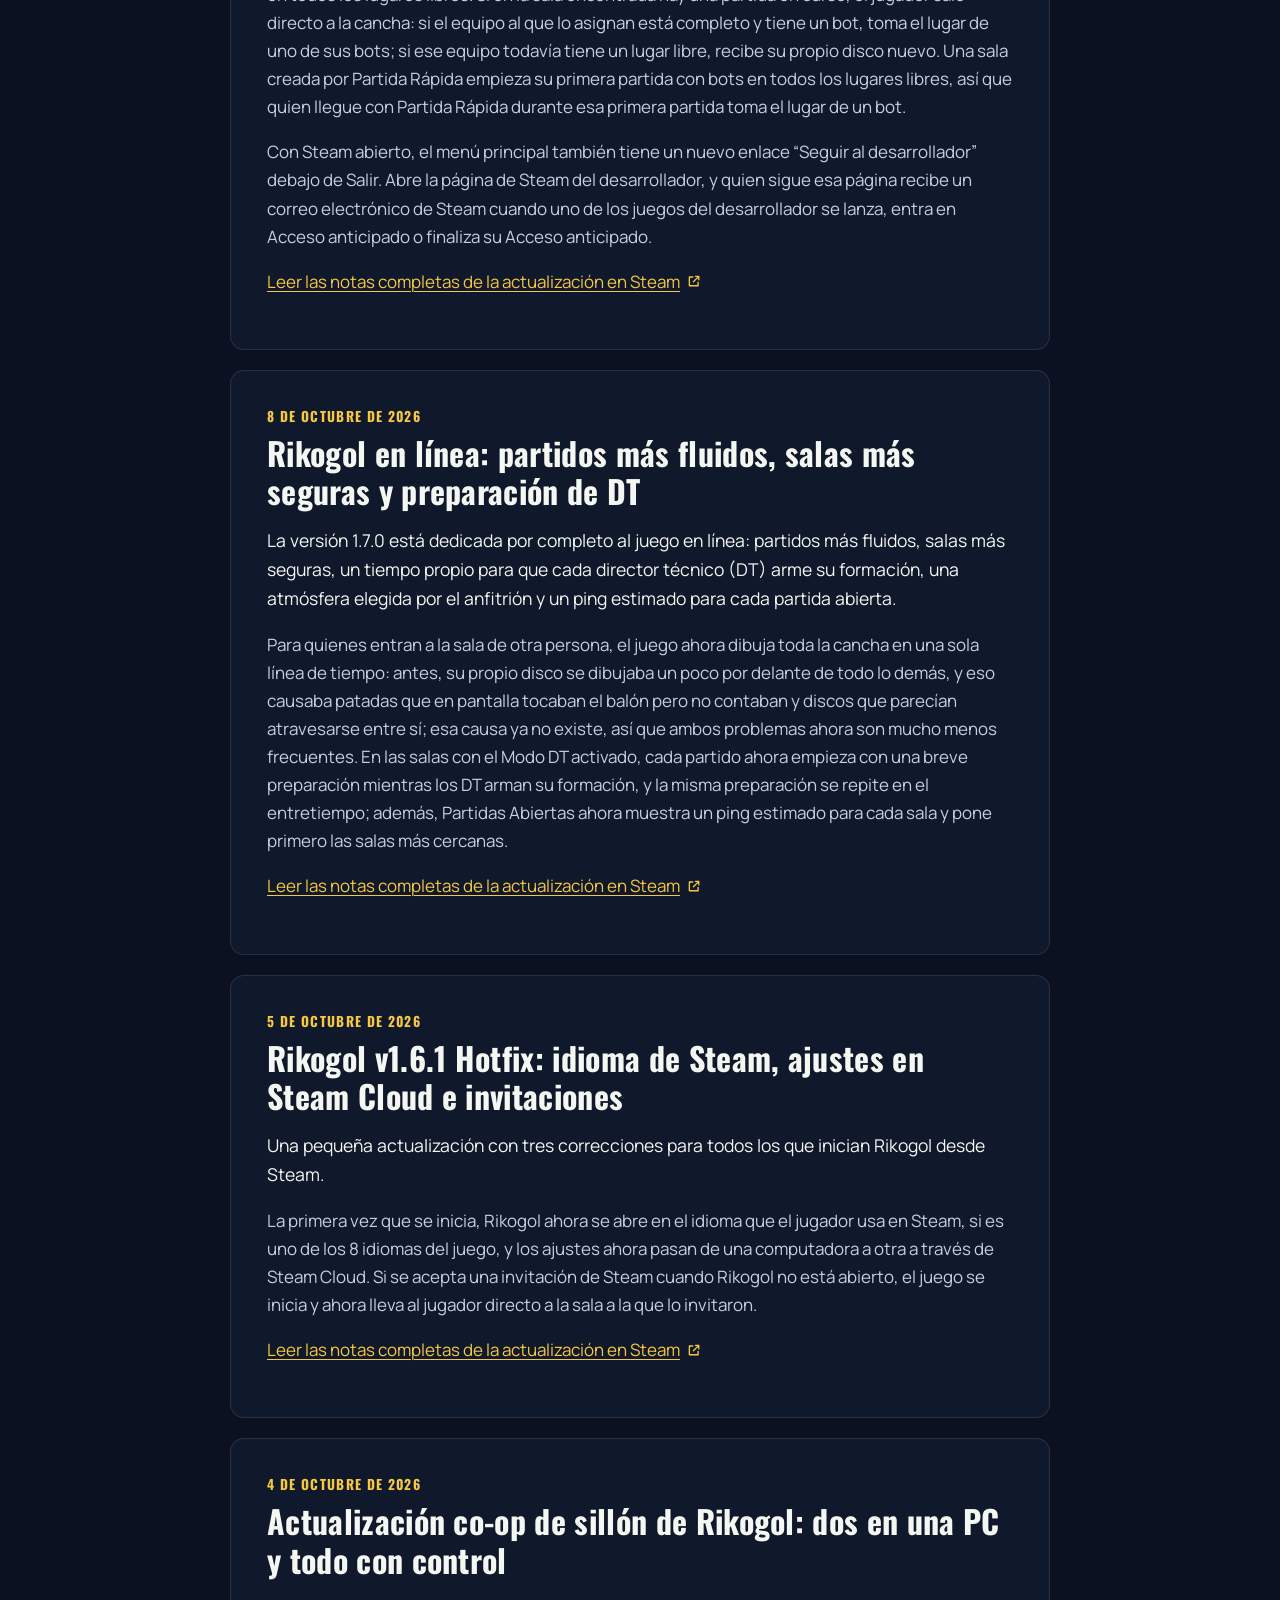
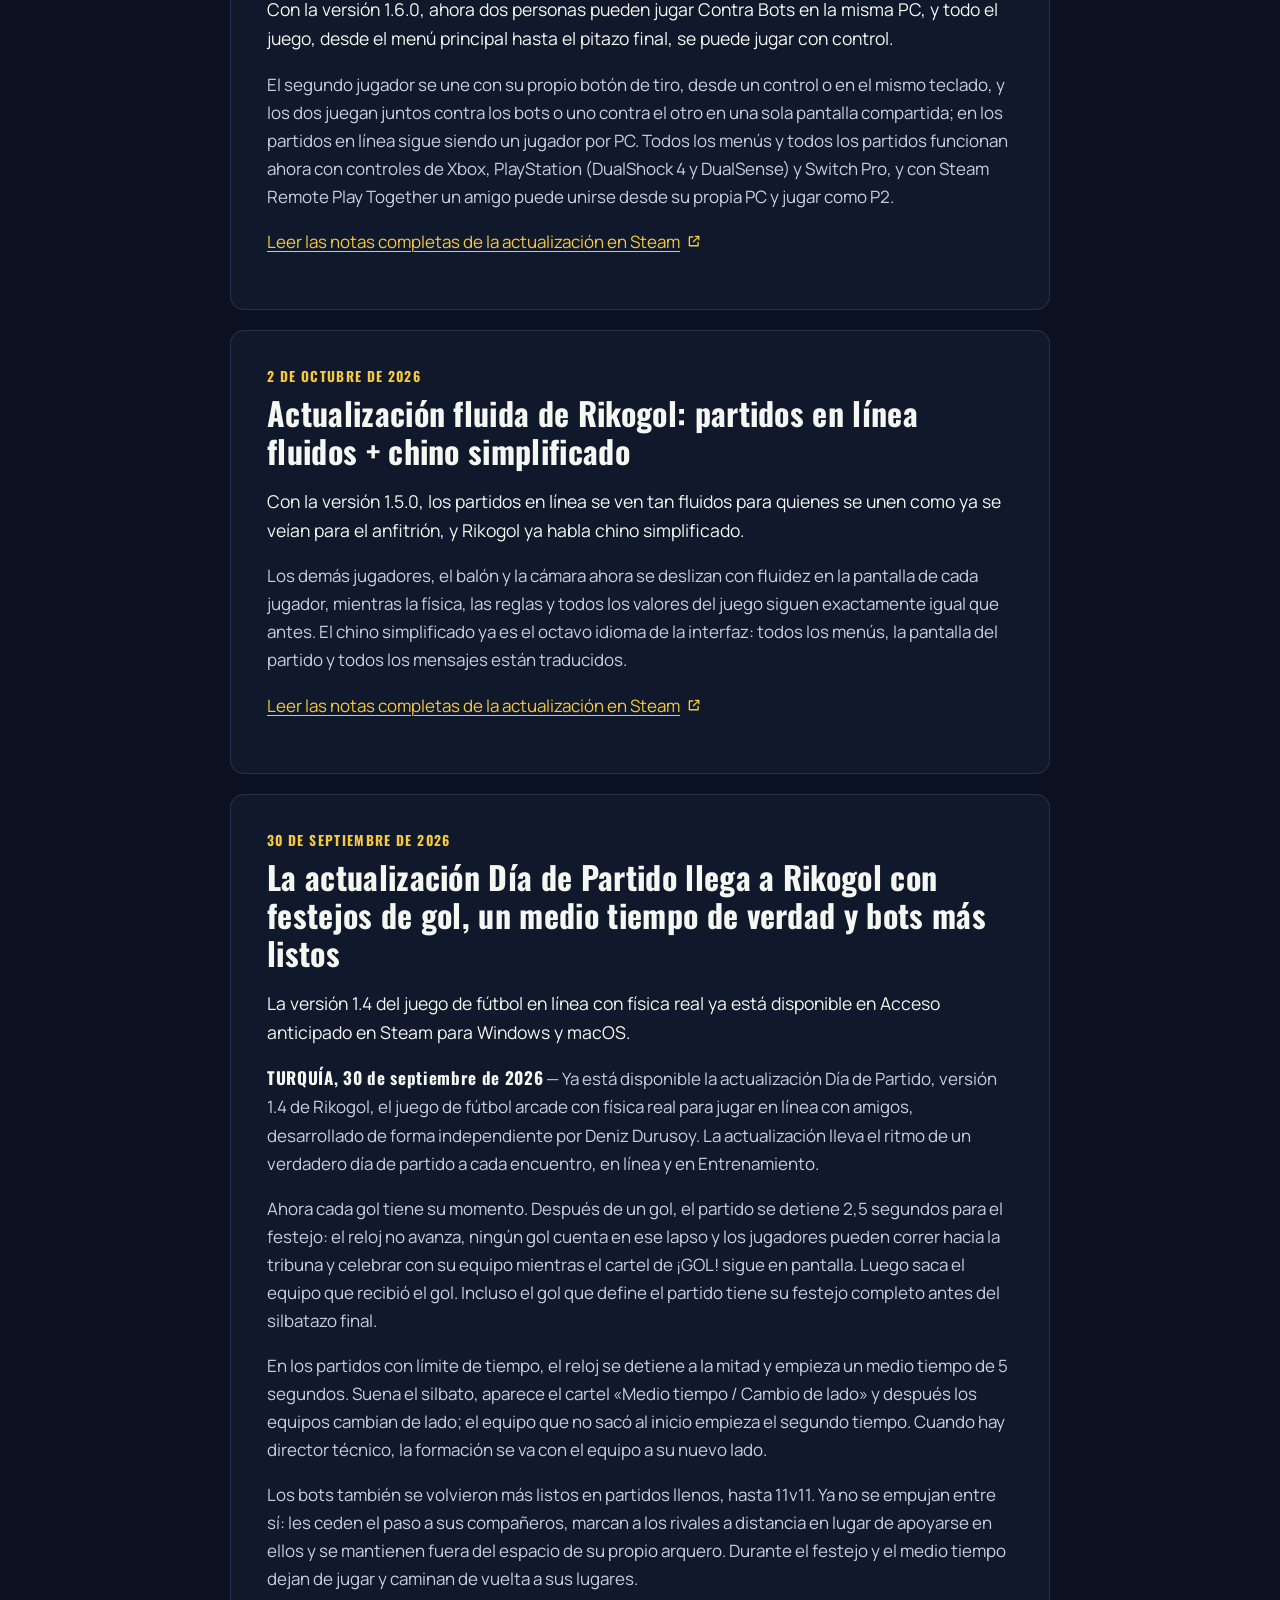
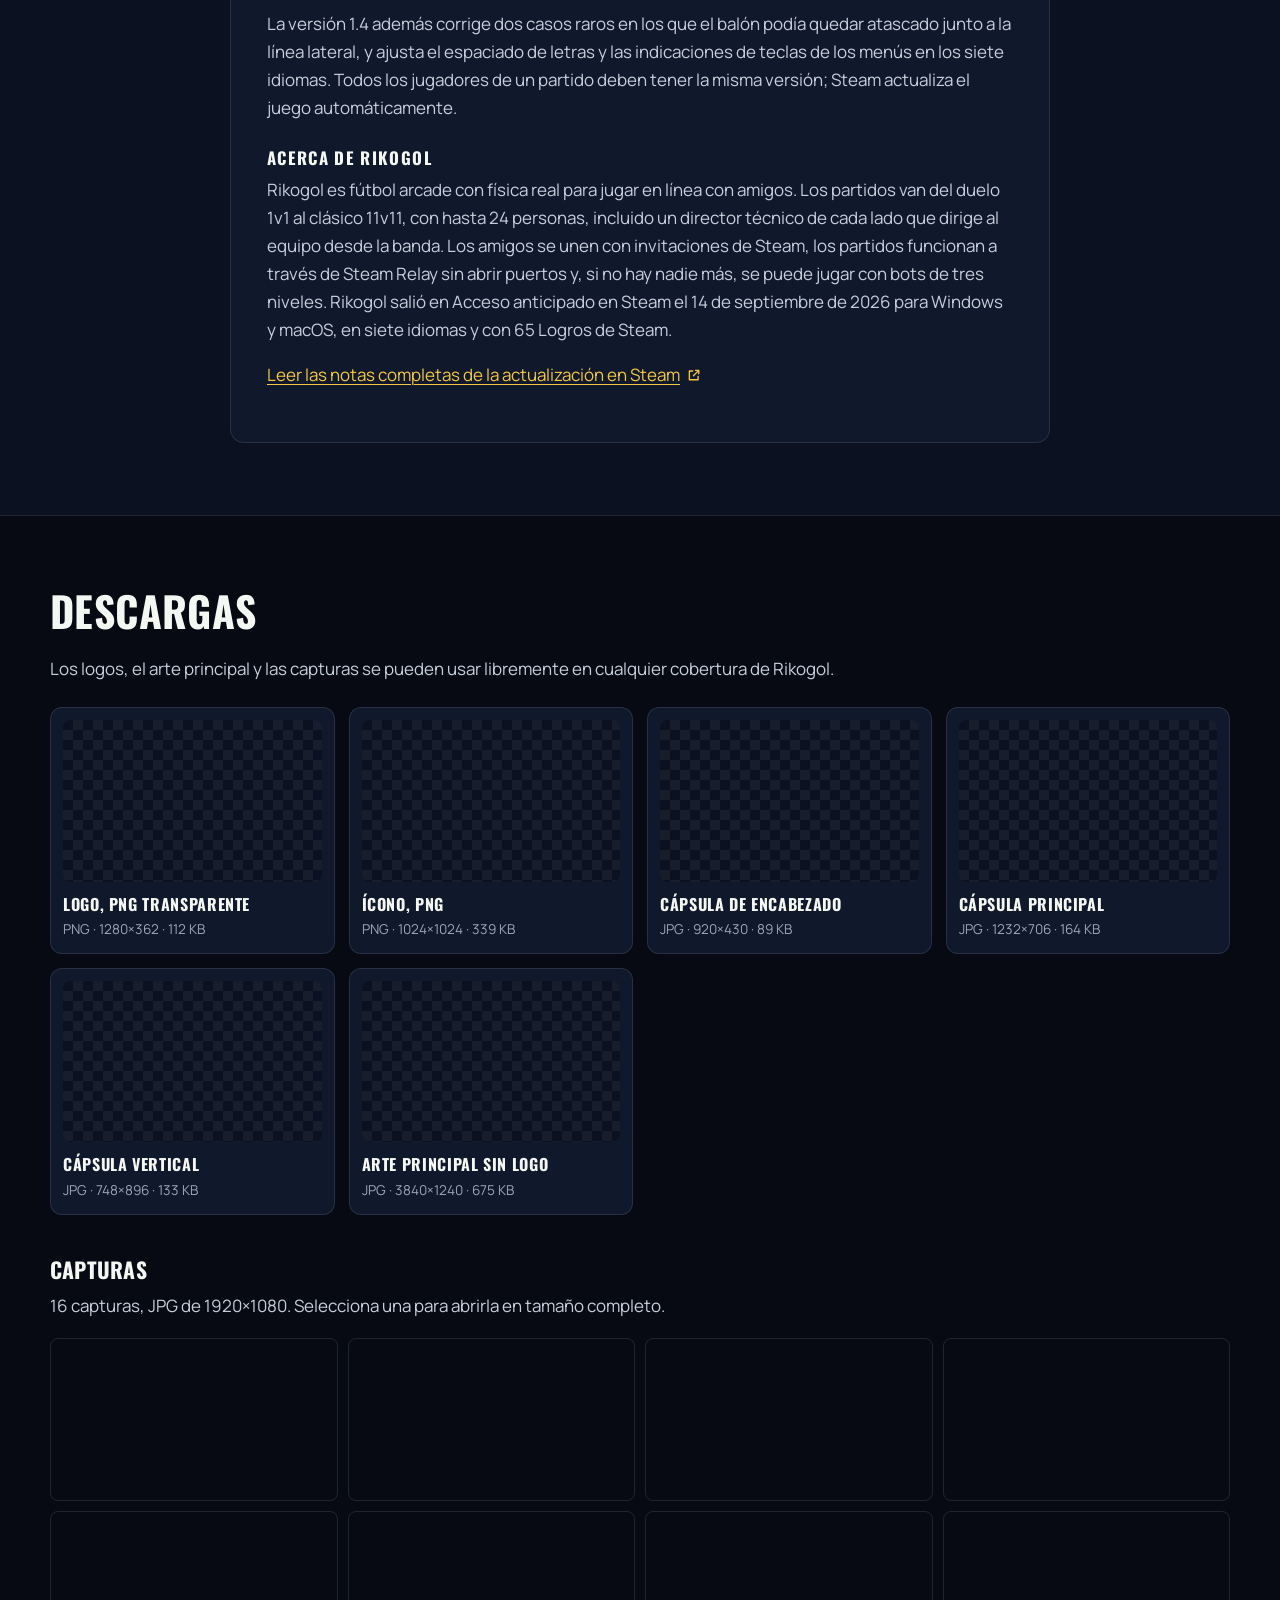
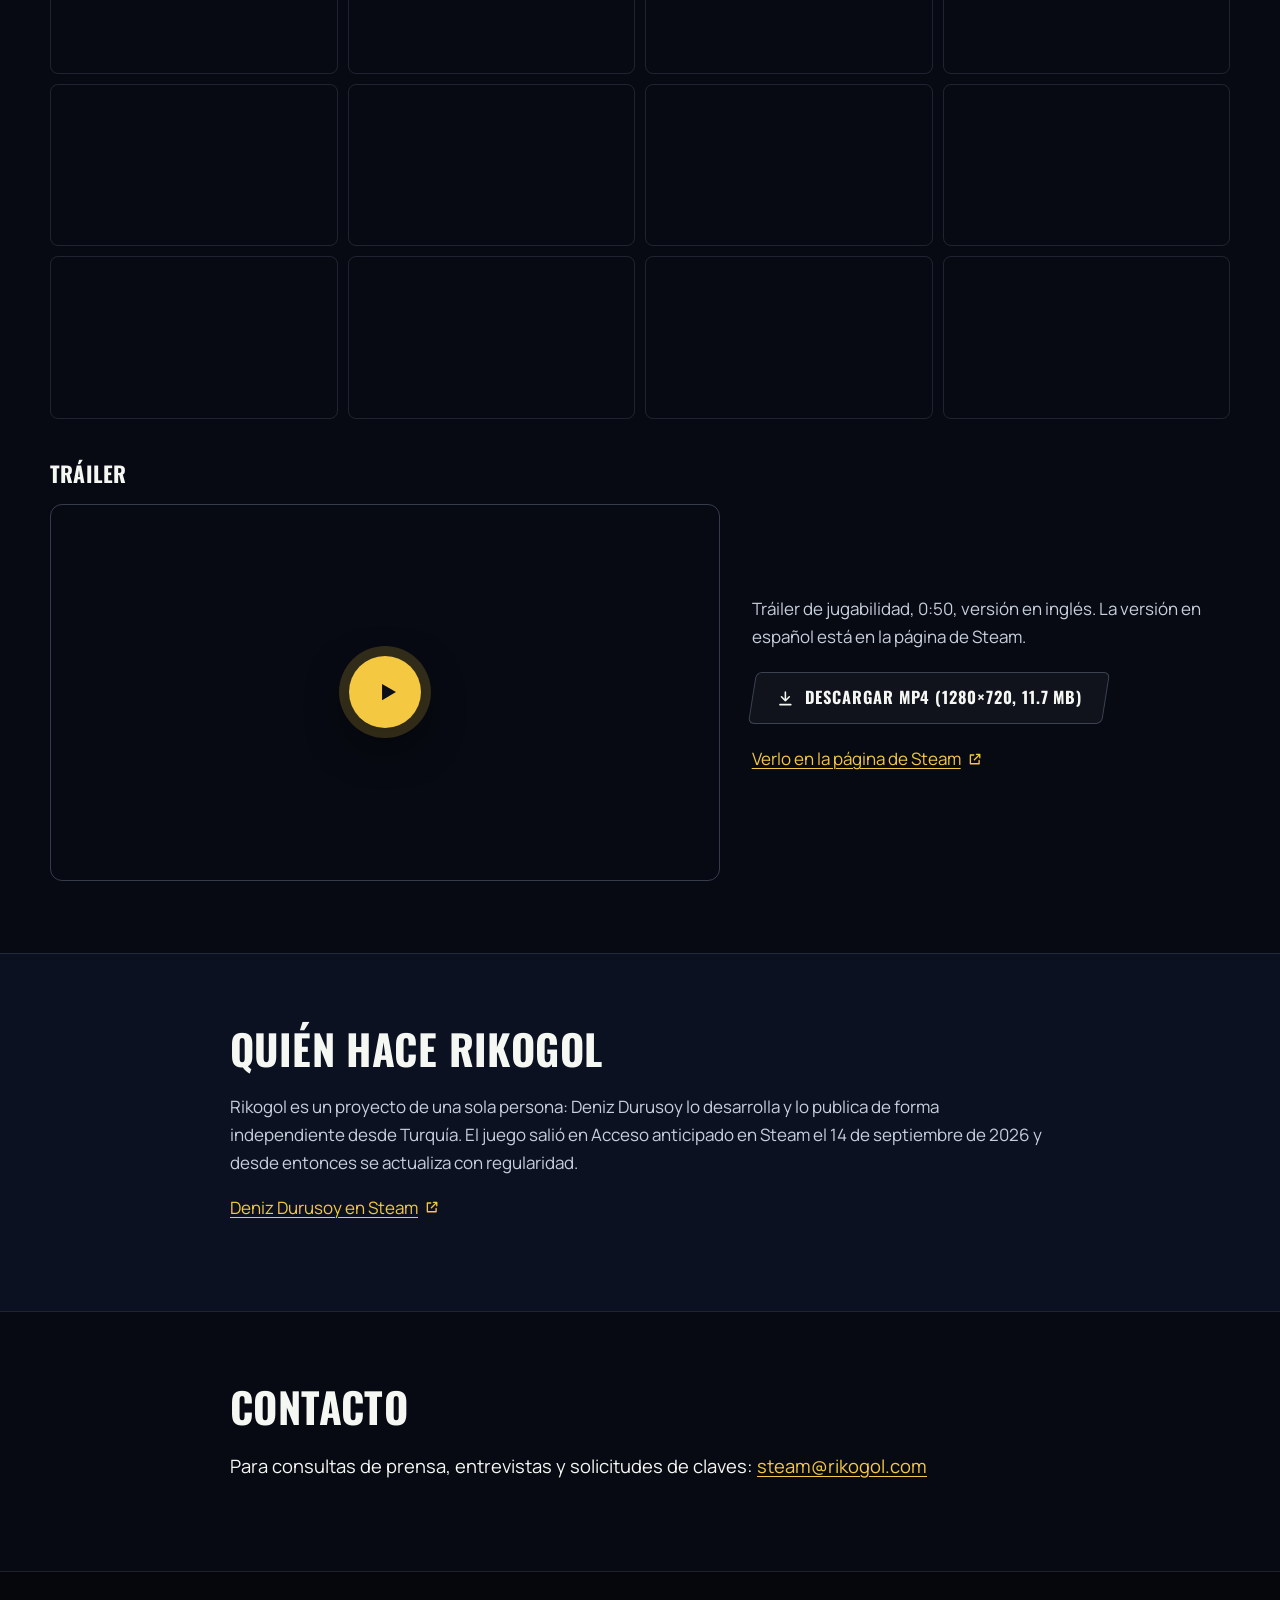
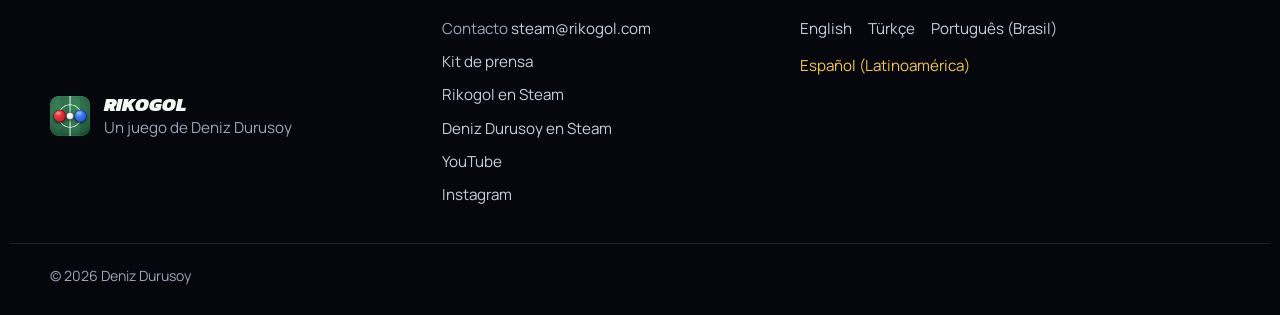
<file: es/press/index.html>
<!doctype html>
<html lang="es-419" dir="ltr">
<head>
<meta charset="utf-8">
<meta name="viewport" content="width=device-width, initial-scale=1">
<meta http-equiv="Content-Security-Policy" content="default-src 'self'; img-src 'self' data:; media-src 'self'; font-src 'self'; style-src 'self'; script-src 'self'; frame-src https://store.steampowered.com; connect-src 'self'; object-src 'none'; base-uri 'self'; form-action 'self'">
<title>Kit de prensa de Rikogol — ficha técnica, noticias e imágenes</title>
<meta name="description" content="Kit de prensa de Rikogol: ficha técnica, noticia de la Actualización de Partida Rápida (v1.8), logos, arte principal, capturas y tráiler.">
<link rel="canonical" href="https://rikogol.com/es/press/">
<link rel="alternate" hreflang="en" href="https://rikogol.com/press/">
<link rel="alternate" hreflang="tr" href="https://rikogol.com/tr/press/">
<link rel="alternate" hreflang="pt-BR" href="https://rikogol.com/pt-br/press/">
<link rel="alternate" hreflang="es-419" href="https://rikogol.com/es/press/">
<link rel="alternate" hreflang="x-default" href="https://rikogol.com/press/">
<meta name="theme-color" content="#070a12">
<meta name="color-scheme" content="dark">
<link rel="preload" href="/assets/fonts/oswald-bold.woff2" as="font" type="font/woff2" crossorigin>
<link rel="preload" href="/assets/fonts/manrope-regular.woff2" as="font" type="font/woff2" crossorigin>
<link rel="stylesheet" href="/assets/css/site.min.css">
<link rel="icon" href="/favicon.ico" sizes="16x16 32x32 48x48">
<link rel="icon" href="/assets/img/icons/icon-192.png" type="image/png" sizes="192x192">
<link rel="apple-touch-icon" href="/assets/img/icons/apple-touch-icon.png">
<link rel="manifest" href="/site.webmanifest">
<meta property="og:type" content="website">
<meta property="og:site_name" content="Rikogol">
<meta property="og:title" content="Kit de prensa de Rikogol — ficha técnica, noticias e imágenes">
<meta property="og:description" content="Kit de prensa de Rikogol: ficha técnica, noticia de la Actualización de Partida Rápida (v1.8), logos, arte principal, capturas y tráiler.">
<meta property="og:url" content="https://rikogol.com/es/press/">
<meta property="og:locale" content="es_LA">
<meta property="og:locale:alternate" content="en_US">
<meta property="og:locale:alternate" content="tr_TR">
<meta property="og:locale:alternate" content="de_DE">
<meta property="og:locale:alternate" content="ru_RU">
<meta property="og:locale:alternate" content="pt_BR">
<meta property="og:locale:alternate" content="fr_FR">
<meta property="og:image" content="https://rikogol.com/press/files/rikogol-main-capsule.jpg">
<meta property="og:image:type" content="image/jpeg">
<meta property="og:image:width" content="1232">
<meta property="og:image:height" content="706">
<meta property="og:image:alt" content="Arte principal de Rikogol: una ficha roja y una azul se encuentran con el balón en el centro de la cancha, bajo el logo de Rikogol.">
<meta name="twitter:card" content="summary_large_image">
<meta name="twitter:title" content="Kit de prensa de Rikogol — ficha técnica, noticias e imágenes">
<meta name="twitter:description" content="Kit de prensa de Rikogol: ficha técnica, noticia de la Actualización de Partida Rápida (v1.8), logos, arte principal, capturas y tráiler.">
<meta name="twitter:image" content="https://rikogol.com/press/files/rikogol-main-capsule.jpg">
<meta name="twitter:image:alt" content="Arte principal de Rikogol: una ficha roja y una azul se encuentran con el balón en el centro de la cancha, bajo el logo de Rikogol.">
<script src="/assets/js/site.js" defer></script>
</head>
<body class="press">
<a class="skip-link" href="#main">Saltar al contenido</a>
<header class="site-header">
<div class="wrap header-inner">
<a class="brand" href="/es/"><img src="/assets/img/icons/icon-64.png" width="32" height="32" alt=""><span lang="en">Rikogol</span></a>
<nav class="main-nav" aria-label="Menú principal">
<ul>
<li><a href="/es/">Juego</a></li>
<li><a href="#facts">Ficha</a></li>
<li><a href="#news">Noticias</a></li>
<li><a href="#downloads">Descargas</a></li>
<li><a href="#contact">Contacto</a></li>
</ul>
</nav>
<details class="lang" data-lang-menu>
<summary aria-label="Idioma: Español (Latinoamérica)"><svg class="icon" viewBox="0 0 24 24" width="24" height="24" fill="none" stroke="currentColor" stroke-width="2" stroke-linecap="round" stroke-linejoin="round" aria-hidden="true" focusable="false"><circle cx="12" cy="12" r="9"/><path d="M3 12h18M12 3c2.8 3 2.8 15 0 18M12 3c-2.8 3-2.8 15 0 18"/></svg><span>ES</span><svg class="icon chev" viewBox="0 0 24 24" width="24" height="24" fill="none" stroke="currentColor" stroke-width="2" stroke-linecap="round" stroke-linejoin="round" aria-hidden="true" focusable="false"><path d="M7 10l5 5 5-5"/></svg></summary>
<ul class="lang-list">
<li><a href="/press/" hreflang="en" lang="en"><span>English</span><span class="lang-code">EN</span></a></li>
<li><a href="/tr/press/" hreflang="tr" lang="tr"><span>Türkçe</span><span class="lang-code">TR</span></a></li>
<li><a href="/pt-br/press/" hreflang="pt-BR" lang="pt-BR"><span>Português (Brasil)</span><span class="lang-code">PT-BR</span></a></li>
<li><a href="/es/press/" hreflang="es-419" lang="es-419" aria-current="page"><span>Español (Latinoamérica)</span><span class="lang-code">ES</span></a></li>
</ul>
</details>
</div>
</header>
<main id="main">
<section class="press-hero" aria-labelledby="press-title">
<div class="press-hero-art" aria-hidden="true"><img src="/assets/img/hero/rikogol-hero-1440.webp" srcset="/assets/img/hero/rikogol-hero-960.webp 960w, /assets/img/hero/rikogol-hero-1440.webp 1440w, /assets/img/hero/rikogol-hero-1920.webp 1920w, /assets/img/hero/rikogol-hero-2560.webp 2560w" sizes="100vw" width="1440" height="465" alt="" fetchpriority="high"></div>
<div class="wrap press-hero-text">
<img class="press-logo" src="/assets/img/logo/rikogol-logo-720.webp" srcset="/assets/img/logo/rikogol-logo-480.webp 480w, /assets/img/logo/rikogol-logo-720.webp 720w, /assets/img/logo/rikogol-logo-960.webp 960w" sizes="360px" width="720" height="204" alt="Rikogol">
<h1 id="press-title" class="display">Kit de prensa</h1>
<p class="lede">Todo lo que necesitas para escribir sobre Rikogol: ficha técnica, descripción, la noticia más reciente, logos, arte principal, capturas y el tráiler. Para consultas, entrevistas o solicitudes de claves, escribe a <a href="mailto:steam@rikogol.com">steam@rikogol.com</a>.</p>
<div class="cta-row">
<a class="btn btn-primary" href="/press/files/rikogol-presskit.zip" download><svg class="icon" viewBox="0 0 24 24" width="24" height="24" fill="none" stroke="currentColor" stroke-width="2" stroke-linecap="round" stroke-linejoin="round" aria-hidden="true" focusable="false"><path d="M12 4v11M7 10l5 5 5-5M5 20h14"/></svg><span>Descargar todo (ZIP, 6.8 MB)</span></a>
<a class="btn btn-ghost" href="https://store.steampowered.com/app/4492690/Rikogol/"><span><span lang="en">Rikogol</span> en <span lang="en">Steam</span></span><svg class="icon" viewBox="0 0 24 24" width="24" height="24" fill="none" stroke="currentColor" stroke-width="2" stroke-linecap="round" stroke-linejoin="round" aria-hidden="true" focusable="false"><path d="M14 5h5v5M19 5l-8 8M18 14v5H5V6h5"/></svg></a>
</div>
</div>
</section>

<section class="press-section" id="facts" aria-labelledby="facts-title">
<div class="wrap narrow">
<h2 id="facts-title" class="section-title">Ficha técnica</h2>
<dl class="facts-table">
<div><dt>Juego</dt><dd>Rikogol</dd></div>
<div><dt>Desarrollo</dt><dd>Deniz Durusoy</dd></div>
<div><dt>Edición</dt><dd>Deniz Durusoy</dd></div>
<div><dt>País</dt><dd>Turquía</dd></div>
<div><dt>Lanzamiento</dt><dd>14 de septiembre de 2026 (Acceso anticipado)</dd></div>
<div><dt>Estado</dt><dd>Acceso anticipado</dd></div>
<div><dt>Versión actual</dt><dd>v1.8.0, Actualización de Partida Rápida</dd></div>
<div><dt>Plataformas</dt><dd>Windows, macOS (Steam)</dd></div>
<div><dt>Jugadores</dt><dd>Del 1v1 al 11v11 en línea, con hasta 24 personas por partido; el modo Contra Bots funciona sin conexión, también para dos jugadores en una misma PC (co-op de sillón); soporte completo para control</dd></div>
<div><dt>Idiomas</dt><dd>Inglés, turco, alemán, ruso, portugués (Brasil), español (Latinoamérica), francés, chino simplificado</dd></div>
<div><dt>Logros</dt><dd>65 Logros de Steam</dd></div>
<div><dt><span lang="en">Steam</span></dt><dd><a href="https://store.steampowered.com/app/4492690/Rikogol/">https://store.steampowered.com/app/4492690/Rikogol/</a></dd></div>
<div><dt>Sitio web</dt><dd><a href="https://rikogol.com/">rikogol.com</a></dd></div>
<div><dt>Contacto de prensa</dt><dd><a href="mailto:steam@rikogol.com">steam@rikogol.com</a></dd></div>
</dl>
</div>
</section>

<section class="press-section" id="description" aria-labelledby="desc-title">
<div class="wrap narrow">
<h2 id="desc-title" class="section-title">Descripción</h2>
<p class="lead">Fútbol arcade con física real, en línea con tus amigos. Del 1v1 al clásico 11v11, con un director técnico por lado. Dos controles, cero estadísticas, sin faltas ni fuera de lugar: solo habilidad. Invita desde Steam y en segundos estás en la cancha, o juega ya contra bots de tres niveles.</p>
<p>Rikogol es fútbol arcade para jugar en línea con amigos. Bastan dos controles —moverse y patear— y un motor de física se encarga del resto: cada pase, cada rebote en la pared, cada tiro que roza el palo y entra. No hay estadísticas de jugadores, ni dados, ni faltas, ni fuera de lugar.</p><p>Los partidos van de duelos uno contra uno en una cancha diminuta a clásicos 11v11 en un estadio lleno, con hasta 24 personas por partido. El toque propio del juego es el director técnico: un jugador de cada equipo puede salir de la cancha, cambiar la formación a mitad de partido y guiar a los suyos con marcas y flechas que solo su equipo puede ver.</p><p>Los amigos se unen directamente desde la lista de amigos de Steam, y los partidos funcionan a través de Steam Relay, sin abrir puertos ni crear cuentas extra. Si la sala no se llena, Entrenamiento › Contra Bots ofrece un partido de verdad contra bots de dificultad Fácil, Media o Difícil, incluso sin conexión.</p>
<h3>Características principales</h3>
<ul class="ticks">
<li>Fútbol arcade con física real y dos controles: moverse y patear</li><li>Del duelo 1v1 al clásico 11v11, hasta 24 personas por partido</li><li>Rol de director técnico: formaciones, marcas y flechas que solo ve tu equipo</li><li>Bots de tres niveles: sin conexión en Entrenamiento y para llenar lugares vacíos en las salas en línea</li><li>Invitaciones de Steam, buscador de partidas y chat de sala y de partido, con conexión por Steam Relay</li><li>Cinco atmósferas, cuatro estadios y una afición que crece con la cantidad de jugadores</li><li>Paletas para daltónicos, modo de alto contraste y controles reasignables</li><li>65 Logros de Steam, Steam Cloud y 8 idiomas</li>
</ul>
</div>
</section>

<section class="press-section" id="news" aria-labelledby="news-title">
<div class="wrap narrow">
<h2 id="news-title" class="section-title">Últimas noticias</h2>
<article class="release" aria-labelledby="release-v180-title">
<p class="release-date"><time datetime="2026-10-08">8 de octubre de 2026</time></p>
<h3 id="release-v180-title">Rikogol: Actualización de Partida Rápida — un toque y ya estás jugando</h3>
<p class="standfirst">Con la versión 1.8.0, el fútbol en línea está a un toque: Partida Rápida lleva al jugador a una sala abierta (si hay una partida en curso, directo a la cancha) o, si no encuentra ninguna, empieza su propio 3v3 contra bots y lo deja abierto para quien quiera unirse.</p>
<p>Partida Rápida ahora es el primer botón del menú principal y también está arriba de todo en la pantalla En Línea. Busca una sala abierta (Pública, sin contraseña, con la misma versión del juego) donde el jugador pueda jugar, no solo mirar; si una segunda búsqueda tampoco encuentra nada, crea una sala propia para el jugador, Pública y de 3v3, y la partida empieza de inmediato, con bots en todos los lugares libres. Si en la sala encontrada hay una partida en curso, el jugador sale directo a la cancha: si el equipo al que lo asignan está completo y tiene un bot, toma el lugar de uno de sus bots; si ese equipo todavía tiene un lugar libre, recibe su propio disco nuevo. Una sala creada por Partida Rápida empieza su primera partida con bots en todos los lugares libres, así que quien llegue con Partida Rápida durante esa primera partida toma el lugar de un bot.</p>
<p>Con Steam abierto, el menú principal también tiene un nuevo enlace “Seguir al desarrollador” debajo de Salir. Abre la página de Steam del desarrollador, y quien sigue esa página recibe un correo electrónico de Steam cuando uno de los juegos del desarrollador se lanza, entra en Acceso anticipado o finaliza su Acceso anticipado.</p>
<p><a class="text-link" href="https://steamcommunity.com/games/4492690/announcements/detail/687519061335082796?l=latam">Leer las notas completas de la actualización en Steam<svg class="icon icon-sm" viewBox="0 0 24 24" width="24" height="24" fill="none" stroke="currentColor" stroke-width="2" stroke-linecap="round" stroke-linejoin="round" aria-hidden="true" focusable="false"><path d="M14 5h5v5M19 5l-8 8M18 14v5H5V6h5"/></svg></a></p>
</article>
<article class="release" aria-labelledby="release-v170-title">
<p class="release-date"><time datetime="2026-10-08">8 de octubre de 2026</time></p>
<h3 id="release-v170-title">Rikogol en línea: partidos más fluidos, salas más seguras y preparación de DT</h3>
<p class="standfirst">La versión 1.7.0 está dedicada por completo al juego en línea: partidos más fluidos, salas más seguras, un tiempo propio para que cada director técnico (DT) arme su formación, una atmósfera elegida por el anfitrión y un ping estimado para cada partida abierta.</p>
<p>Para quienes entran a la sala de otra persona, el juego ahora dibuja toda la cancha en una sola línea de tiempo: antes, su propio disco se dibujaba un poco por delante de todo lo demás, y eso causaba patadas que en pantalla tocaban el balón pero no contaban y discos que parecían atravesarse entre sí; esa causa ya no existe, así que ambos problemas ahora son mucho menos frecuentes. En las salas con el Modo DT activado, cada partido ahora empieza con una breve preparación mientras los DT arman su formación, y la misma preparación se repite en el entretiempo; además, Partidas Abiertas ahora muestra un ping estimado para cada sala y pone primero las salas más cercanas.</p>
<p><a class="text-link" href="https://steamcommunity.com/games/4492690/announcements/detail/687519061335081670?l=latam">Leer las notas completas de la actualización en Steam<svg class="icon icon-sm" viewBox="0 0 24 24" width="24" height="24" fill="none" stroke="currentColor" stroke-width="2" stroke-linecap="round" stroke-linejoin="round" aria-hidden="true" focusable="false"><path d="M14 5h5v5M19 5l-8 8M18 14v5H5V6h5"/></svg></a></p>
</article>
<article class="release" aria-labelledby="release-v161-title">
<p class="release-date"><time datetime="2026-10-05">5 de octubre de 2026</time></p>
<h3 id="release-v161-title">Rikogol v1.6.1 Hotfix: idioma de Steam, ajustes en Steam Cloud e invitaciones</h3>
<p class="standfirst">Una pequeña actualización con tres correcciones para todos los que inician Rikogol desde Steam.</p>
<p>La primera vez que se inicia, Rikogol ahora se abre en el idioma que el jugador usa en Steam, si es uno de los 8 idiomas del juego, y los ajustes ahora pasan de una computadora a otra a través de Steam Cloud. Si se acepta una invitación de Steam cuando Rikogol no está abierto, el juego se inicia y ahora lleva al jugador directo a la sala a la que lo invitaron.</p>
<p><a class="text-link" href="https://steamcommunity.com/games/4492690/announcements/detail/687518426922485684?l=latam">Leer las notas completas de la actualización en Steam<svg class="icon icon-sm" viewBox="0 0 24 24" width="24" height="24" fill="none" stroke="currentColor" stroke-width="2" stroke-linecap="round" stroke-linejoin="round" aria-hidden="true" focusable="false"><path d="M14 5h5v5M19 5l-8 8M18 14v5H5V6h5"/></svg></a></p>
</article>
<article class="release" aria-labelledby="release-v160-title">
<p class="release-date"><time datetime="2026-10-04">4 de octubre de 2026</time></p>
<h3 id="release-v160-title">Actualización co-op de sillón de Rikogol: dos en una PC y todo con control</h3>
<p class="standfirst">Con la versión 1.6.0, ahora dos personas pueden jugar Contra Bots en la misma PC, y todo el juego, desde el menú principal hasta el pitazo final, se puede jugar con control.</p>
<p>El segundo jugador se une con su propio botón de tiro, desde un control o en el mismo teclado, y los dos juegan juntos contra los bots o uno contra el otro en una sola pantalla compartida; en los partidos en línea sigue siendo un jugador por PC. Todos los menús y todos los partidos funcionan ahora con controles de Xbox, PlayStation (DualShock 4 y DualSense) y Switch Pro, y con Steam Remote Play Together un amigo puede unirse desde su propia PC y jugar como P2.</p>
<p><a class="text-link" href="https://steamcommunity.com/games/4492690/announcements/detail/687518426922485607?l=latam">Leer las notas completas de la actualización en Steam<svg class="icon icon-sm" viewBox="0 0 24 24" width="24" height="24" fill="none" stroke="currentColor" stroke-width="2" stroke-linecap="round" stroke-linejoin="round" aria-hidden="true" focusable="false"><path d="M14 5h5v5M19 5l-8 8M18 14v5H5V6h5"/></svg></a></p>
</article>
<article class="release" aria-labelledby="release-v150-title">
<p class="release-date"><time datetime="2026-10-02">2 de octubre de 2026</time></p>
<h3 id="release-v150-title">Actualización fluida de Rikogol: partidos en línea fluidos + chino simplificado</h3>
<p class="standfirst">Con la versión 1.5.0, los partidos en línea se ven tan fluidos para quienes se unen como ya se veían para el anfitrión, y Rikogol ya habla chino simplificado.</p>
<p>Los demás jugadores, el balón y la cámara ahora se deslizan con fluidez en la pantalla de cada jugador, mientras la física, las reglas y todos los valores del juego siguen exactamente igual que antes. El chino simplificado ya es el octavo idioma de la interfaz: todos los menús, la pantalla del partido y todos los mensajes están traducidos.</p>
<p><a class="text-link" href="https://steamcommunity.com/games/4492690/announcements/detail/687518426922484737?l=latam">Leer las notas completas de la actualización en Steam<svg class="icon icon-sm" viewBox="0 0 24 24" width="24" height="24" fill="none" stroke="currentColor" stroke-width="2" stroke-linecap="round" stroke-linejoin="round" aria-hidden="true" focusable="false"><path d="M14 5h5v5M19 5l-8 8M18 14v5H5V6h5"/></svg></a></p>
</article>
<article class="release" aria-labelledby="release-title">
<p class="release-date"><time datetime="2026-09-30">30 de septiembre de 2026</time></p>
<h3 id="release-title">La actualización Día de Partido llega a Rikogol con festejos de gol, un medio tiempo de verdad y bots más listos</h3>
<p class="standfirst">La versión 1.4 del juego de fútbol en línea con física real ya está disponible en Acceso anticipado en Steam para Windows y macOS.</p>
<p><strong>TURQUÍA, 30 de septiembre de 2026</strong> — Ya está disponible la actualización Día de Partido, versión 1.4 de Rikogol, el juego de fútbol arcade con física real para jugar en línea con amigos, desarrollado de forma independiente por Deniz Durusoy. La actualización lleva el ritmo de un verdadero día de partido a cada encuentro, en línea y en Entrenamiento.</p>
<p>Ahora cada gol tiene su momento. Después de un gol, el partido se detiene 2,5 segundos para el festejo: el reloj no avanza, ningún gol cuenta en ese lapso y los jugadores pueden correr hacia la tribuna y celebrar con su equipo mientras el cartel de ¡GOL! sigue en pantalla. Luego saca el equipo que recibió el gol. Incluso el gol que define el partido tiene su festejo completo antes del silbatazo final.</p>
<p>En los partidos con límite de tiempo, el reloj se detiene a la mitad y empieza un medio tiempo de 5 segundos. Suena el silbato, aparece el cartel «Medio tiempo / Cambio de lado» y después los equipos cambian de lado; el equipo que no sacó al inicio empieza el segundo tiempo. Cuando hay director técnico, la formación se va con el equipo a su nuevo lado.</p>
<p>Los bots también se volvieron más listos en partidos llenos, hasta 11v11. Ya no se empujan entre sí: les ceden el paso a sus compañeros, marcan a los rivales a distancia en lugar de apoyarse en ellos y se mantienen fuera del espacio de su propio arquero. Durante el festejo y el medio tiempo dejan de jugar y caminan de vuelta a sus lugares.</p>
<p>La versión 1.4 además corrige dos casos raros en los que el balón podía quedar atascado junto a la línea lateral, y ajusta el espaciado de letras y las indicaciones de teclas de los menús en los siete idiomas. Todos los jugadores de un partido deben tener la misma versión; Steam actualiza el juego automáticamente.</p>
<h4>Acerca de <span lang="en">Rikogol</span></h4>
<p>Rikogol es fútbol arcade con física real para jugar en línea con amigos. Los partidos van del duelo 1v1 al clásico 11v11, con hasta 24 personas, incluido un director técnico de cada lado que dirige al equipo desde la banda. Los amigos se unen con invitaciones de Steam, los partidos funcionan a través de Steam Relay sin abrir puertos y, si no hay nadie más, se puede jugar con bots de tres niveles. Rikogol salió en Acceso anticipado en Steam el 14 de septiembre de 2026 para Windows y macOS, en siete idiomas y con 65 Logros de Steam.</p>
<p><a class="text-link" href="https://steamcommunity.com/games/4492690/announcements/detail/687518426922483728?l=latam">Leer las notas completas de la actualización en Steam<svg class="icon icon-sm" viewBox="0 0 24 24" width="24" height="24" fill="none" stroke="currentColor" stroke-width="2" stroke-linecap="round" stroke-linejoin="round" aria-hidden="true" focusable="false"><path d="M14 5h5v5M19 5l-8 8M18 14v5H5V6h5"/></svg></a></p>
</article>
</div>
</section>

<section class="press-section" id="downloads" aria-labelledby="downloads-title">
<div class="wrap">
<h2 id="downloads-title" class="section-title">Descargas</h2>
<p class="section-sub">Los logos, el arte principal y las capturas se pueden usar libremente en cualquier cobertura de Rikogol.</p>
<ul class="asset-grid">
<li class="asset asset-logo"><a href="/press/files/rikogol-logo.png" download><span class="asset-thumb"><img src="/assets/img/press/rikogol-logo-480.webp" width="480" height="136" loading="lazy" decoding="async" alt=""></span><span class="asset-name">Logo, PNG transparente</span><span class="asset-meta">PNG · 1280×362 · 112 KB</span></a></li>
<li class="asset asset-icon"><a href="/press/files/rikogol-icon-1024.png" download><span class="asset-thumb"><img src="/assets/img/press/rikogol-icon-256.webp" width="256" height="256" loading="lazy" decoding="async" alt=""></span><span class="asset-name">Ícono, PNG</span><span class="asset-meta">PNG · 1024×1024 · 339 KB</span></a></li>
<li class="asset asset-header"><a href="/press/files/rikogol-header-capsule.jpg" download><span class="asset-thumb"><img src="/assets/img/press/rikogol-header-capsule-460.webp" width="460" height="215" loading="lazy" decoding="async" alt=""></span><span class="asset-name">Cápsula de encabezado</span><span class="asset-meta">JPG · 920×430 · 89 KB</span></a></li>
<li class="asset asset-main"><a href="/press/files/rikogol-main-capsule.jpg" download><span class="asset-thumb"><img src="/assets/img/press/rikogol-main-capsule-616.webp" width="616" height="353" loading="lazy" decoding="async" alt=""></span><span class="asset-name">Cápsula principal</span><span class="asset-meta">JPG · 1232×706 · 164 KB</span></a></li>
<li class="asset asset-vertical"><a href="/press/files/rikogol-vertical-capsule.jpg" download><span class="asset-thumb"><img src="/assets/img/press/rikogol-vertical-capsule-374.webp" width="374" height="448" loading="lazy" decoding="async" alt=""></span><span class="asset-name">Cápsula vertical</span><span class="asset-meta">JPG · 748×896 · 133 KB</span></a></li>
<li class="asset asset-keyart"><a href="/press/files/rikogol-key-art.jpg" download><span class="asset-thumb"><img src="/assets/img/press/rikogol-key-art-960.webp" width="960" height="310" loading="lazy" decoding="async" alt=""></span><span class="asset-name">Arte principal sin logo</span><span class="asset-meta">JPG · 3840×1240 · 675 KB</span></a></li>
</ul>
<h3 class="sub-title">Capturas</h3>
<p class="section-sub">16 capturas, JPG de 1920×1080. Selecciona una para abrirla en tamaño completo.</p>
<ul class="press-shots">
<li><a href="/press/files/rikogol-screenshot-01.jpg" target="_blank" rel="noopener"><img src="/assets/img/screens/rikogol-screenshot-01-640.webp" width="640" height="360" loading="lazy" decoding="async" alt="¡Gol! El cartel de gol muestra el nombre de quien anotó mientras cae confeti frente a una tribuna llena."></a></li>
<li><a href="/press/files/rikogol-screenshot-02.jpg" target="_blank" rel="noopener"><img src="/assets/img/screens/rikogol-screenshot-02-640.webp" width="640" height="360" loading="lazy" decoding="async" alt="Saque inicial de un partido 11v11 mientras un director técnico elige la formación en el tablero táctico."></a></li>
<li><a href="/press/files/rikogol-screenshot-03.jpg" target="_blank" rel="noopener"><img src="/assets/img/screens/rikogol-screenshot-03-640.webp" width="640" height="360" loading="lazy" decoding="async" alt="La sala: dos equipos completos de once y los ajustes del host para estadio, tamaño del equipo, límites de goles y de tiempo, potencia de tiro, modo de director técnico y contraseña."></a></li>
<li><a href="/press/files/rikogol-screenshot-04.jpg" target="_blank" rel="noopener"><img src="/assets/img/screens/rikogol-screenshot-04-640.webp" width="640" height="360" loading="lazy" decoding="async" alt="Varios bots, cada uno con la etiqueta BOT junto a su nombre, se acercan al arco en el segundo tiempo."></a></li>
<li><a href="/press/files/rikogol-screenshot-05.jpg" target="_blank" rel="noopener"><img src="/assets/img/screens/rikogol-screenshot-05-640.webp" width="640" height="360" loading="lazy" decoding="async" alt="Anota un bot: el cartel de gol muestra su nombre mientras vuela confeti alrededor de la red."></a></li>
<li><a href="/press/files/rikogol-screenshot-06.jpg" target="_blank" rel="noopener"><img src="/assets/img/screens/rikogol-screenshot-06-640.webp" width="640" height="360" loading="lazy" decoding="async" alt="Un duelo uno contra uno bajo la nieve."></a></li>
<li><a href="/press/files/rikogol-screenshot-07.jpg" target="_blank" rel="noopener"><img src="/assets/img/screens/rikogol-screenshot-07-640.webp" width="640" height="360" loading="lazy" decoding="async" alt="Los dos equipos formados para el saque inicial de un 11v11, con las tribunas llenas de aficionados rojos y azules."></a></li>
<li><a href="/press/files/rikogol-screenshot-08.jpg" target="_blank" rel="noopener"><img src="/assets/img/screens/rikogol-screenshot-08-640.webp" width="640" height="360" loading="lazy" decoding="async" alt="Un 3v3 alrededor del círculo central a plena luz del día."></a></li>
<li><a href="/press/files/rikogol-screenshot-09.jpg" target="_blank" rel="noopener"><img src="/assets/img/screens/rikogol-screenshot-09-640.webp" width="640" height="360" loading="lazy" decoding="async" alt="Un partido de día cerca de la mitad de la cancha, frente a tribunas llenas de aficionados rojos y azules."></a></li>
<li><a href="/press/files/rikogol-screenshot-10.jpg" target="_blank" rel="noopener"><img src="/assets/img/screens/rikogol-screenshot-10-640.webp" width="640" height="360" loading="lazy" decoding="async" alt="Un partido bajo la lluvia, con gotas salpicando la cancha junto a una tribuna llena."></a></li>
<li><a href="/press/files/rikogol-screenshot-11.jpg" target="_blank" rel="noopener"><img src="/assets/img/screens/rikogol-screenshot-11-640.webp" width="640" height="360" loading="lazy" decoding="async" alt="Un partido a la luz dorada del atardecer, con un jugador conduciendo el balón hacia el arco."></a></li>
<li><a href="/press/files/rikogol-screenshot-12.jpg" target="_blank" rel="noopener"><img src="/assets/img/screens/rikogol-screenshot-12-640.webp" width="640" height="360" loading="lazy" decoding="async" alt="Una marca del director técnico y una flecha de pase en la cancha durante un partido lleno."></a></li>
<li><a href="/press/files/rikogol-screenshot-13.jpg" target="_blank" rel="noopener"><img src="/assets/img/screens/rikogol-screenshot-13-640.webp" width="640" height="360" loading="lazy" decoding="async" alt="El buscador de Partidas Abiertas, que muestra cada sala con su estadio, tamaño del equipo, límite de goles y tiempo."></a></li>
<li><a href="/press/files/rikogol-screenshot-14.jpg" target="_blank" rel="noopener"><img src="/assets/img/screens/rikogol-screenshot-14-640.webp" width="640" height="360" loading="lazy" decoding="async" alt="El cartel del segundo tiempo al reanudarse un partido 11v11 bajo la lluvia."></a></li>
<li><a href="/press/files/rikogol-screenshot-15.jpg" target="_blank" rel="noopener"><img src="/assets/img/screens/rikogol-screenshot-15-640.webp" width="640" height="360" loading="lazy" decoding="async" alt="Fin del partido: el cartel de resultado anuncia al ganador, con el botón para volver a la sala."></a></li>
<li><a href="/press/files/rikogol-screenshot-16.jpg" target="_blank" rel="noopener"><img src="/assets/img/screens/rikogol-screenshot-16-640.webp" width="640" height="360" loading="lazy" decoding="async" alt="El menú principal, con Entrenamiento, En Línea y Ajustes, sobre una cancha en vivo."></a></li>
</ul>
<h3 class="sub-title">Tráiler</h3>
<div class="press-trailer">
<a class="press-trailer-thumb" href="/assets/video/rikogol-trailer.mp4"><img src="/assets/video/rikogol-trailer-poster.webp" width="1280" height="720" loading="lazy" decoding="async" alt="Rikogol — Tráiler de jugabilidad (0:50) · versión en inglés; la versión en español está en la página de Steam"><span class="video-play-disc"><svg class="icon" viewBox="0 0 24 24" width="24" height="24" fill="none" stroke="currentColor" stroke-width="2" stroke-linecap="round" stroke-linejoin="round" aria-hidden="true" focusable="false"><path d="M8 5.5v13l11-6.5z" fill="currentColor" stroke="none"/></svg></span></a>
<div class="press-trailer-text">
<p>Tráiler de jugabilidad, 0:50, versión en inglés. La versión en español está en la página de Steam.</p>
<p><a class="btn btn-ghost" href="/assets/video/rikogol-trailer.mp4" download><svg class="icon" viewBox="0 0 24 24" width="24" height="24" fill="none" stroke="currentColor" stroke-width="2" stroke-linecap="round" stroke-linejoin="round" aria-hidden="true" focusable="false"><path d="M12 4v11M7 10l5 5 5-5M5 20h14"/></svg><span>Descargar MP4 (1280×720, 11.7 MB)</span></a></p>
<p><a class="text-link" href="https://store.steampowered.com/app/4492690/Rikogol/">Verlo en la página de Steam<svg class="icon icon-sm" viewBox="0 0 24 24" width="24" height="24" fill="none" stroke="currentColor" stroke-width="2" stroke-linecap="round" stroke-linejoin="round" aria-hidden="true" focusable="false"><path d="M14 5h5v5M19 5l-8 8M18 14v5H5V6h5"/></svg></a></p>
</div>
</div>
</div>
</section>

<section class="press-section" id="developer" aria-labelledby="dev-title">
<div class="wrap narrow">
<h2 id="dev-title" class="section-title">Quién hace Rikogol</h2>
<p>Rikogol es un proyecto de una sola persona: Deniz Durusoy lo desarrolla y lo publica de forma independiente desde Turquía. El juego salió en Acceso anticipado en Steam el 14 de septiembre de 2026 y desde entonces se actualiza con regularidad.</p>
<p><a class="text-link" href="https://store.steampowered.com/developer/denizdurusoy">Deniz Durusoy en Steam<svg class="icon icon-sm" viewBox="0 0 24 24" width="24" height="24" fill="none" stroke="currentColor" stroke-width="2" stroke-linecap="round" stroke-linejoin="round" aria-hidden="true" focusable="false"><path d="M14 5h5v5M19 5l-8 8M18 14v5H5V6h5"/></svg></a></p>
</div>
</section>

<section class="press-section" id="contact" aria-labelledby="contact-title">
<div class="wrap narrow">
<h2 id="contact-title" class="section-title">Contacto</h2>
<p class="lead">Para consultas de prensa, entrevistas y solicitudes de claves: <a href="mailto:steam@rikogol.com">steam@rikogol.com</a></p>
</div>
</section>
</main>
<footer class="site-footer">
<div class="wrap footer-grid">
<div class="footer-brand">
<img src="/assets/img/icons/icon-64.png" width="40" height="40" alt="" loading="lazy">
<p><span class="footer-name" lang="en">Rikogol</span><br>Un juego de Deniz Durusoy</p>
</div>
<nav class="footer-links" aria-label="Enlaces">
<ul>
<li><span class="footer-label">Contacto</span> <a href="mailto:steam@rikogol.com">steam@rikogol.com</a></li>
<li><a href="/es/press/">Kit de prensa</a></li>
<li><a href="https://store.steampowered.com/app/4492690/Rikogol/">Rikogol en Steam</a></li>
<li><a href="https://store.steampowered.com/developer/denizdurusoy">Deniz Durusoy en Steam</a></li>
<li><a href="https://www.youtube.com/@rikogolgame" rel="me" lang="en">YouTube</a></li>
<li><a href="https://www.instagram.com/rikogolgame/" rel="me" lang="en">Instagram</a></li>
</ul>
</nav>
<nav class="footer-langs" aria-label="Idioma">
<ul>
<li><a href="/press/" hreflang="en" lang="en">English</a></li>
<li><a href="/tr/press/" hreflang="tr" lang="tr">Türkçe</a></li>
<li><a href="/pt-br/press/" hreflang="pt-BR" lang="pt-BR">Português (Brasil)</a></li>
<li><a href="/es/press/" hreflang="es-419" lang="es-419" aria-current="page">Español (Latinoamérica)</a></li>
</ul>
</nav>
</div>
<div class="wrap footer-legal">
<p>© 2026 Deniz Durusoy</p>
</div>
</footer>
</body>
</html>
</file>
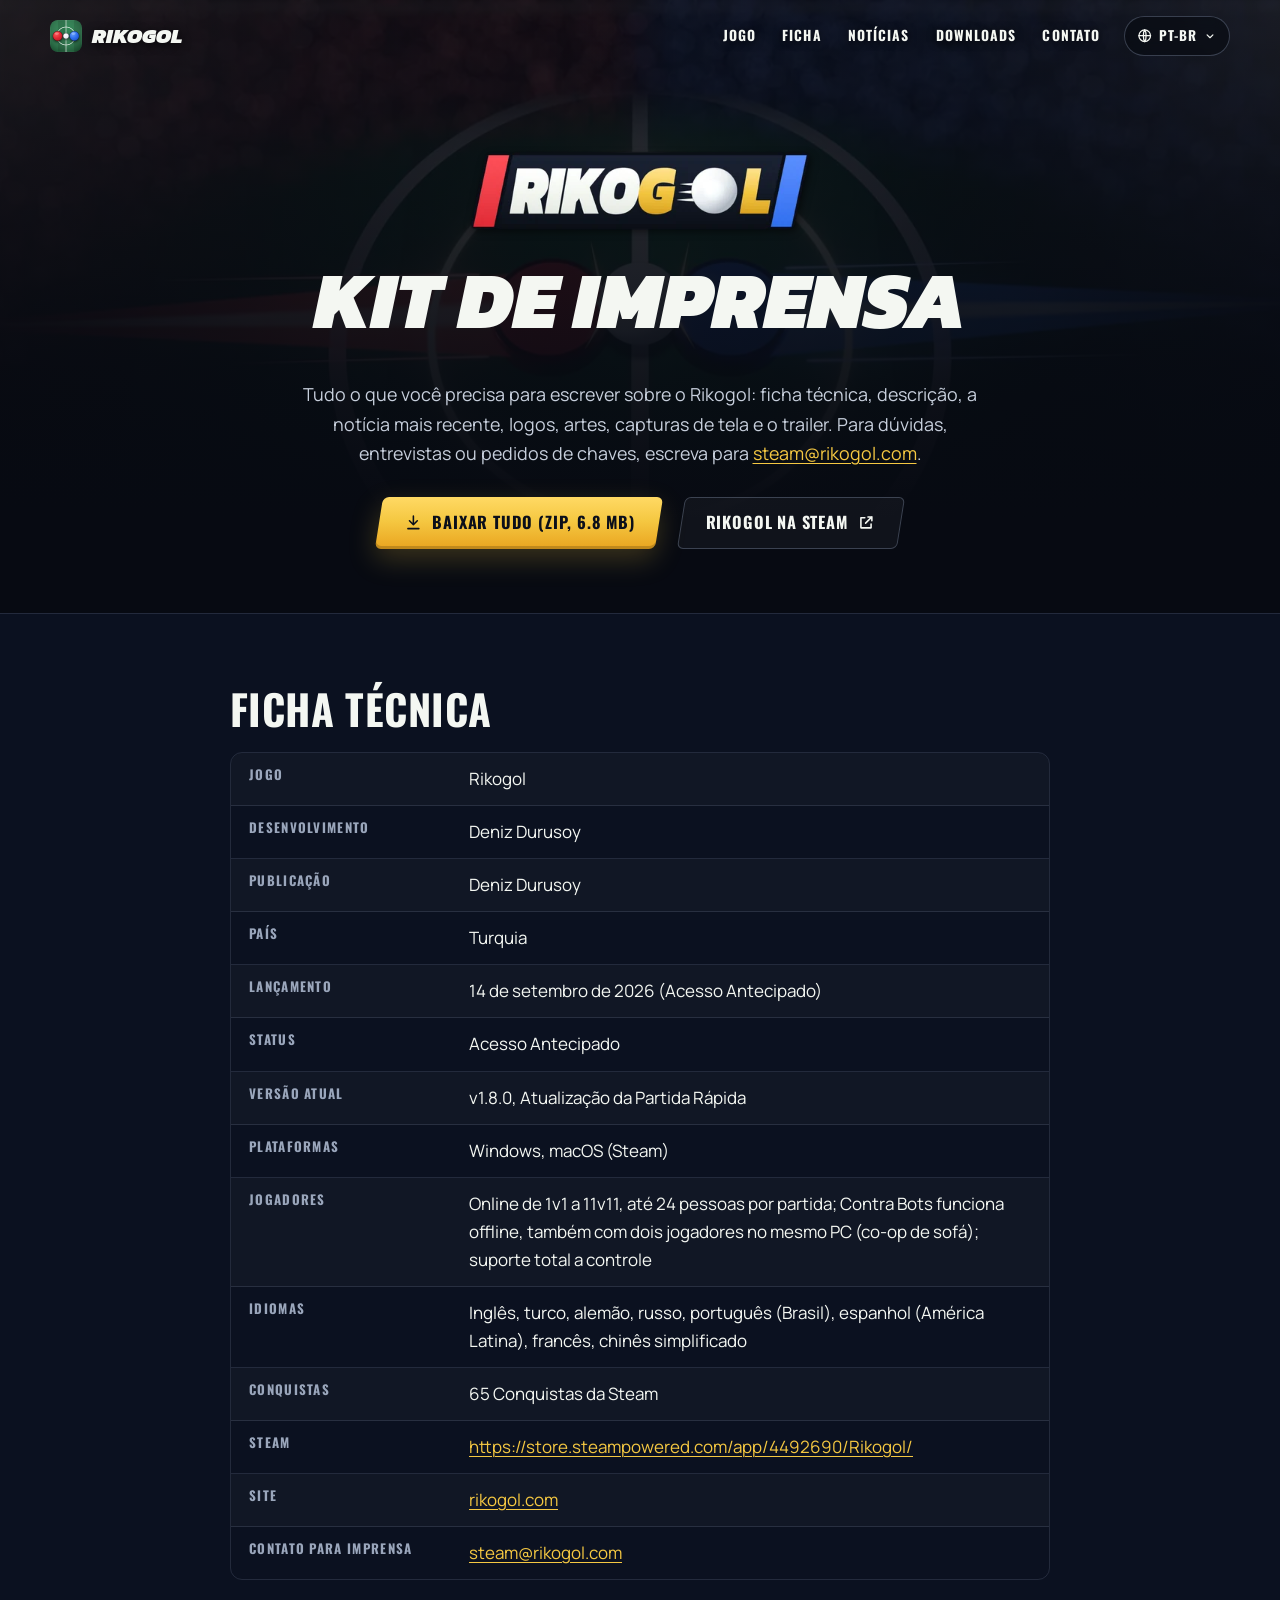
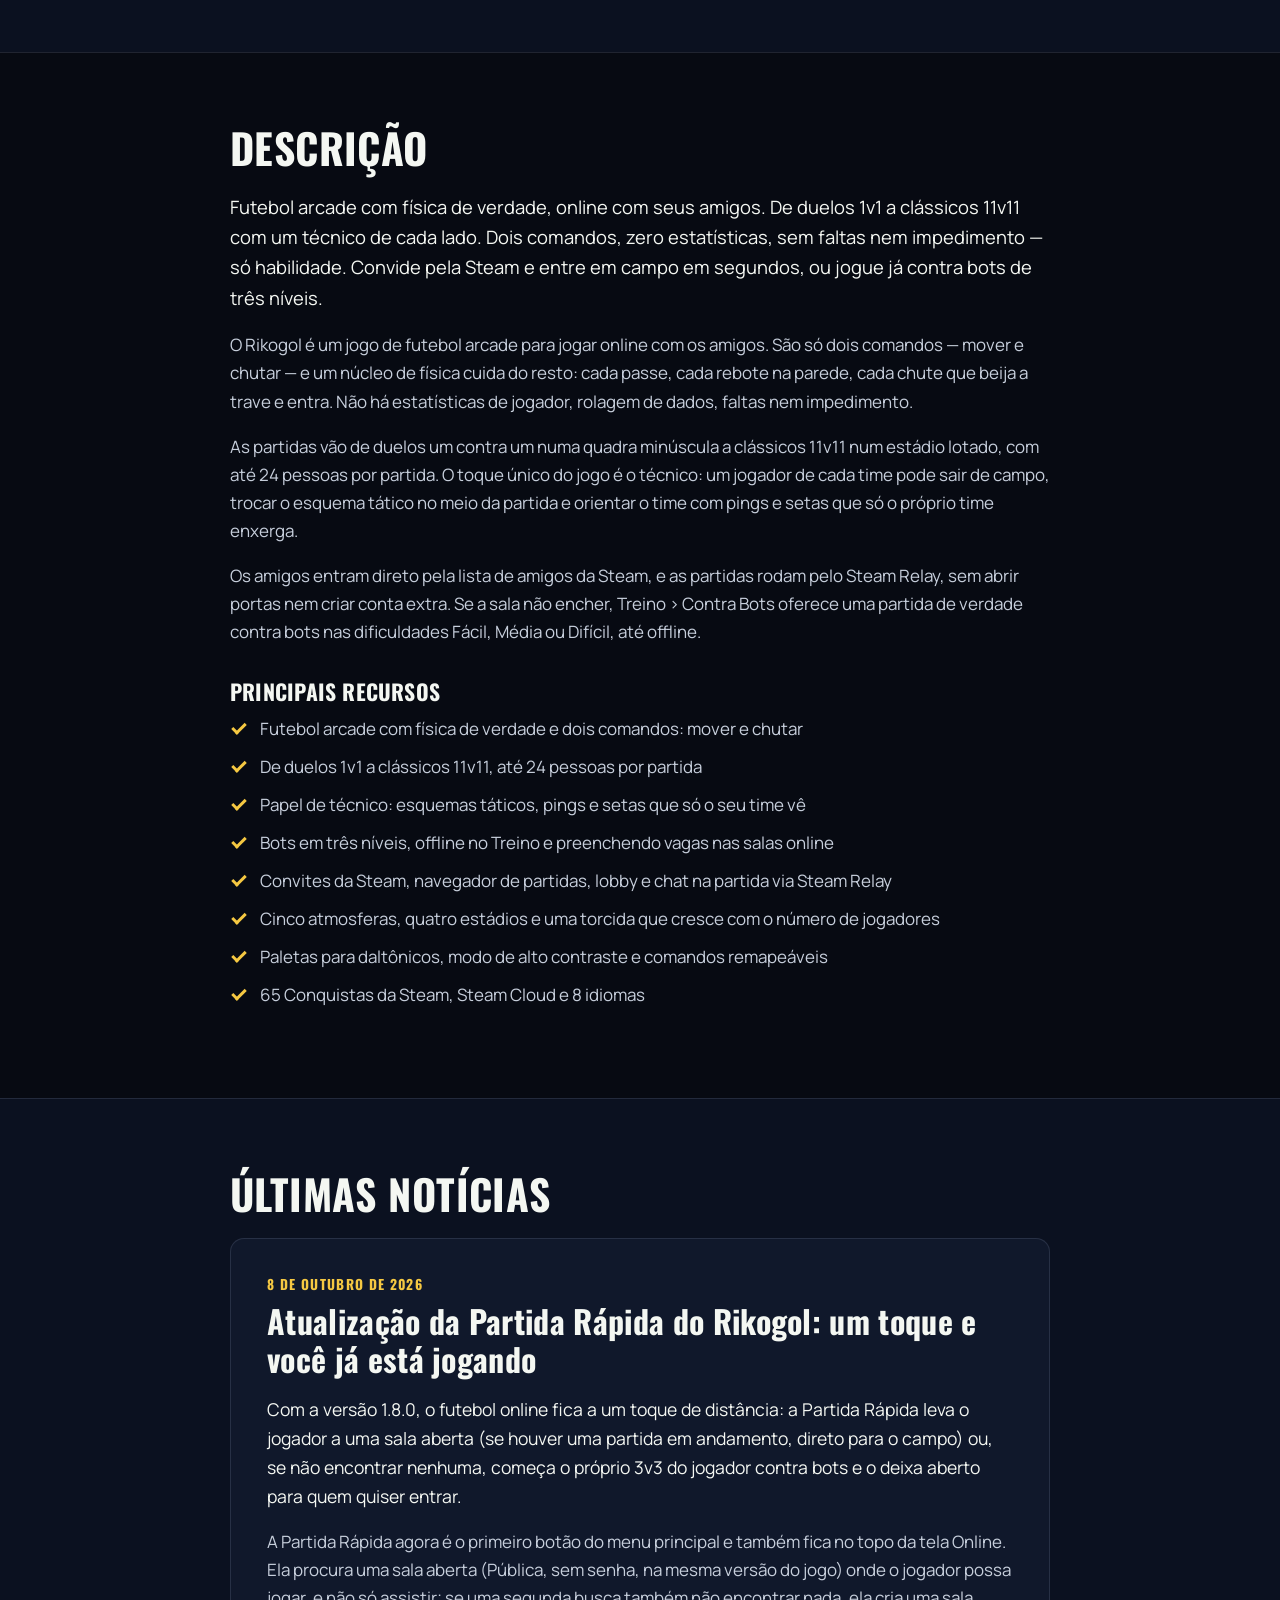
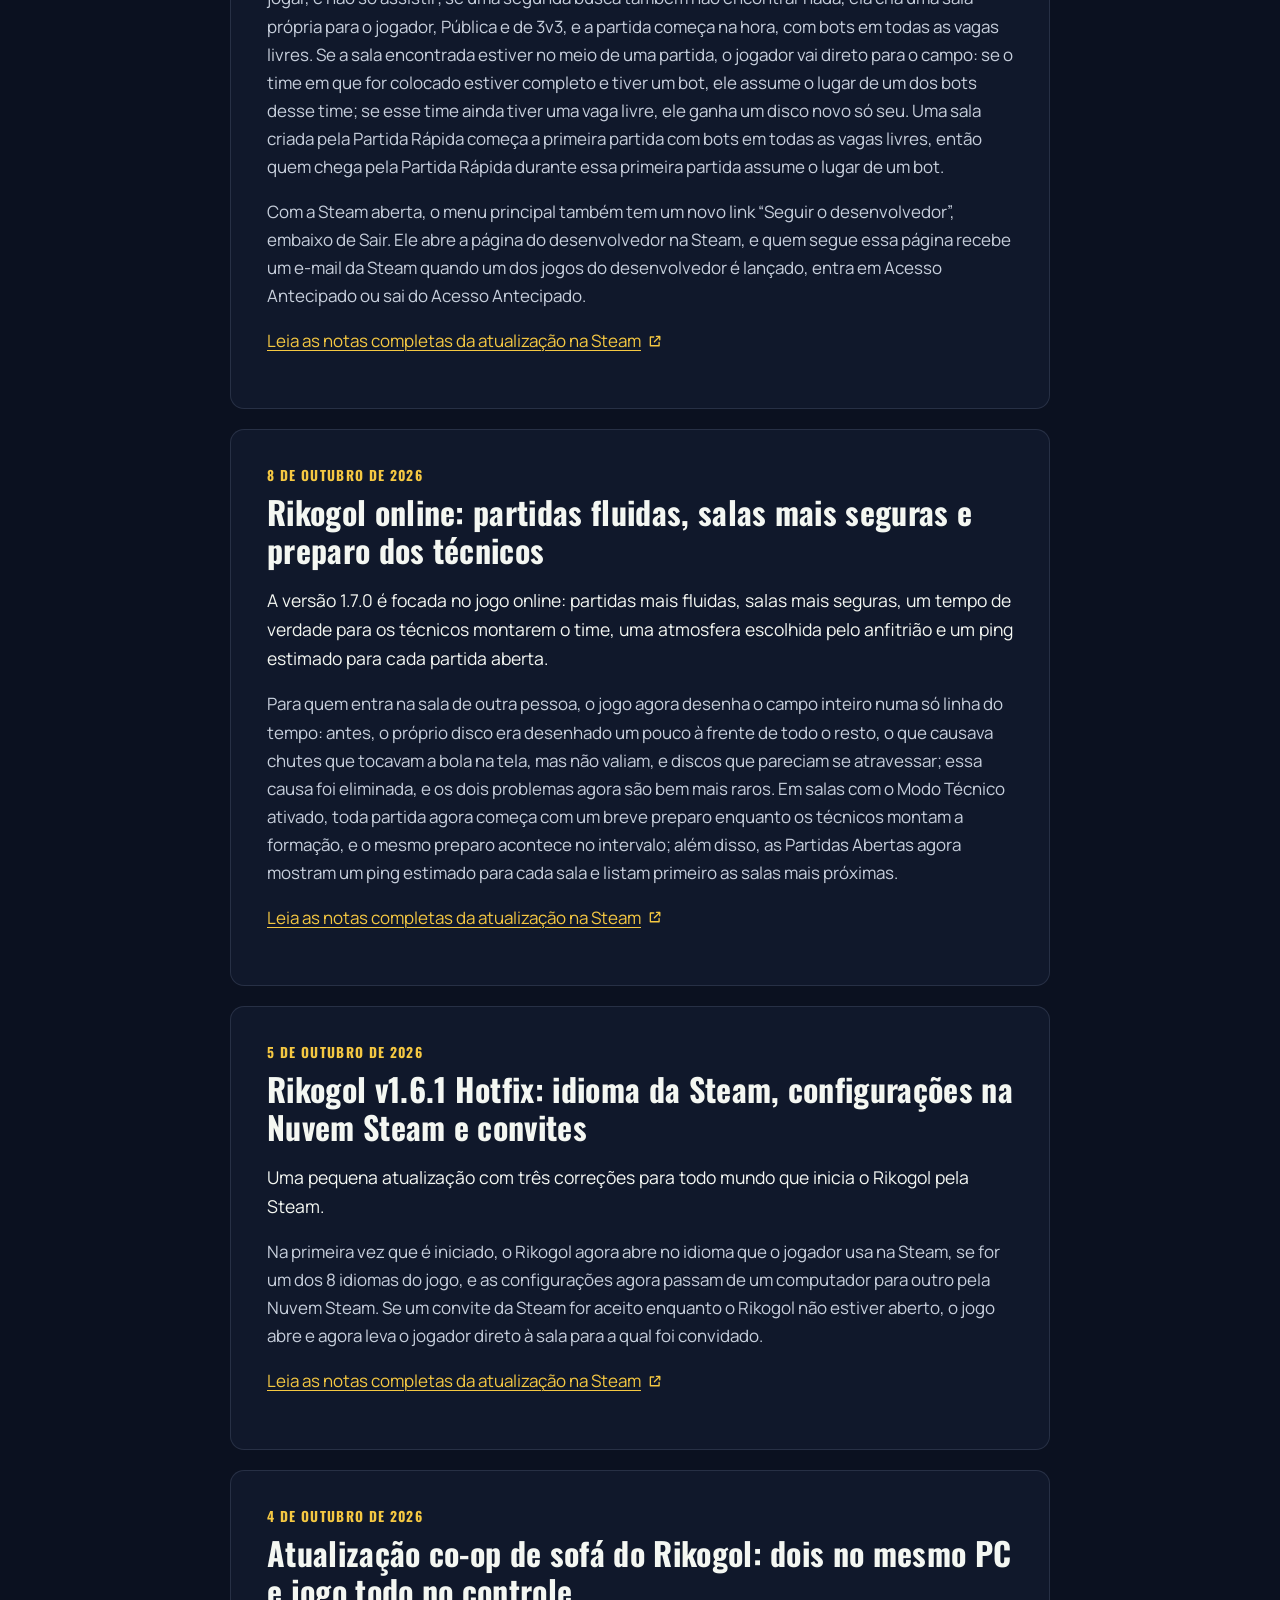
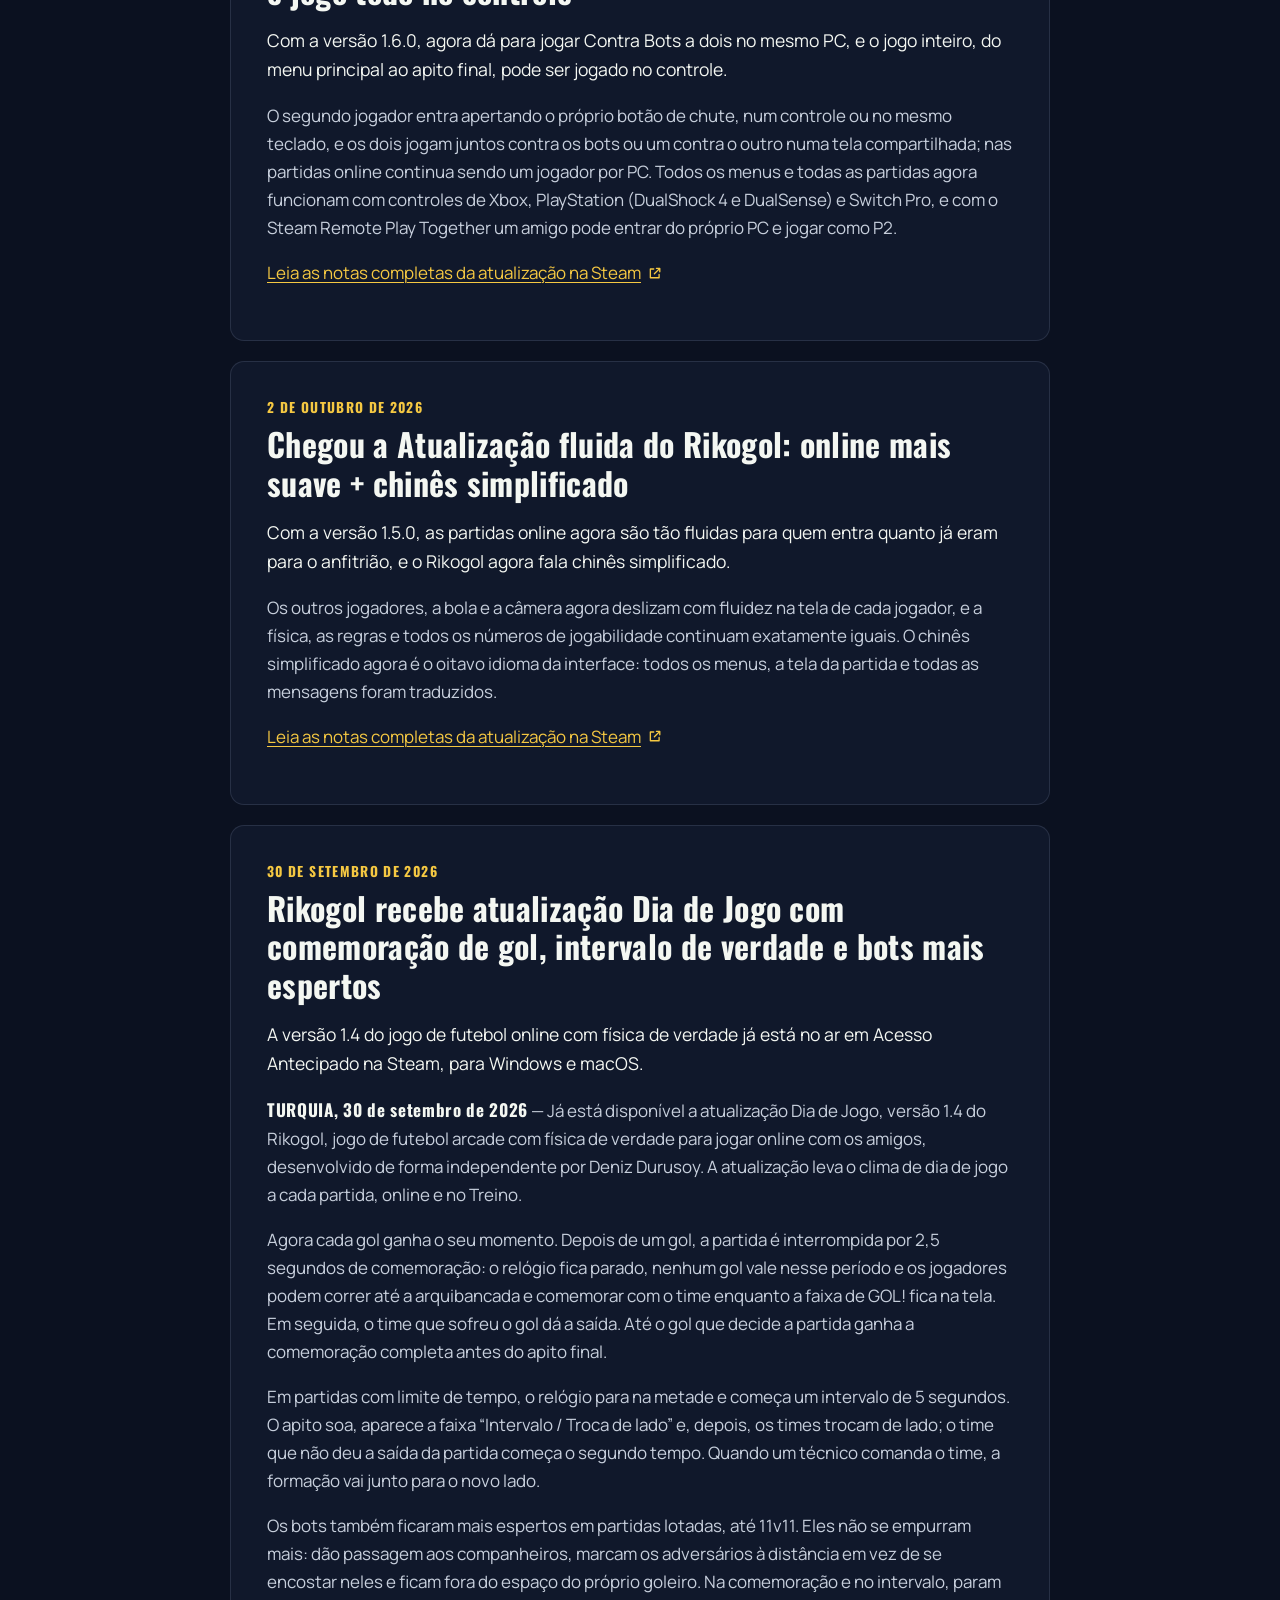
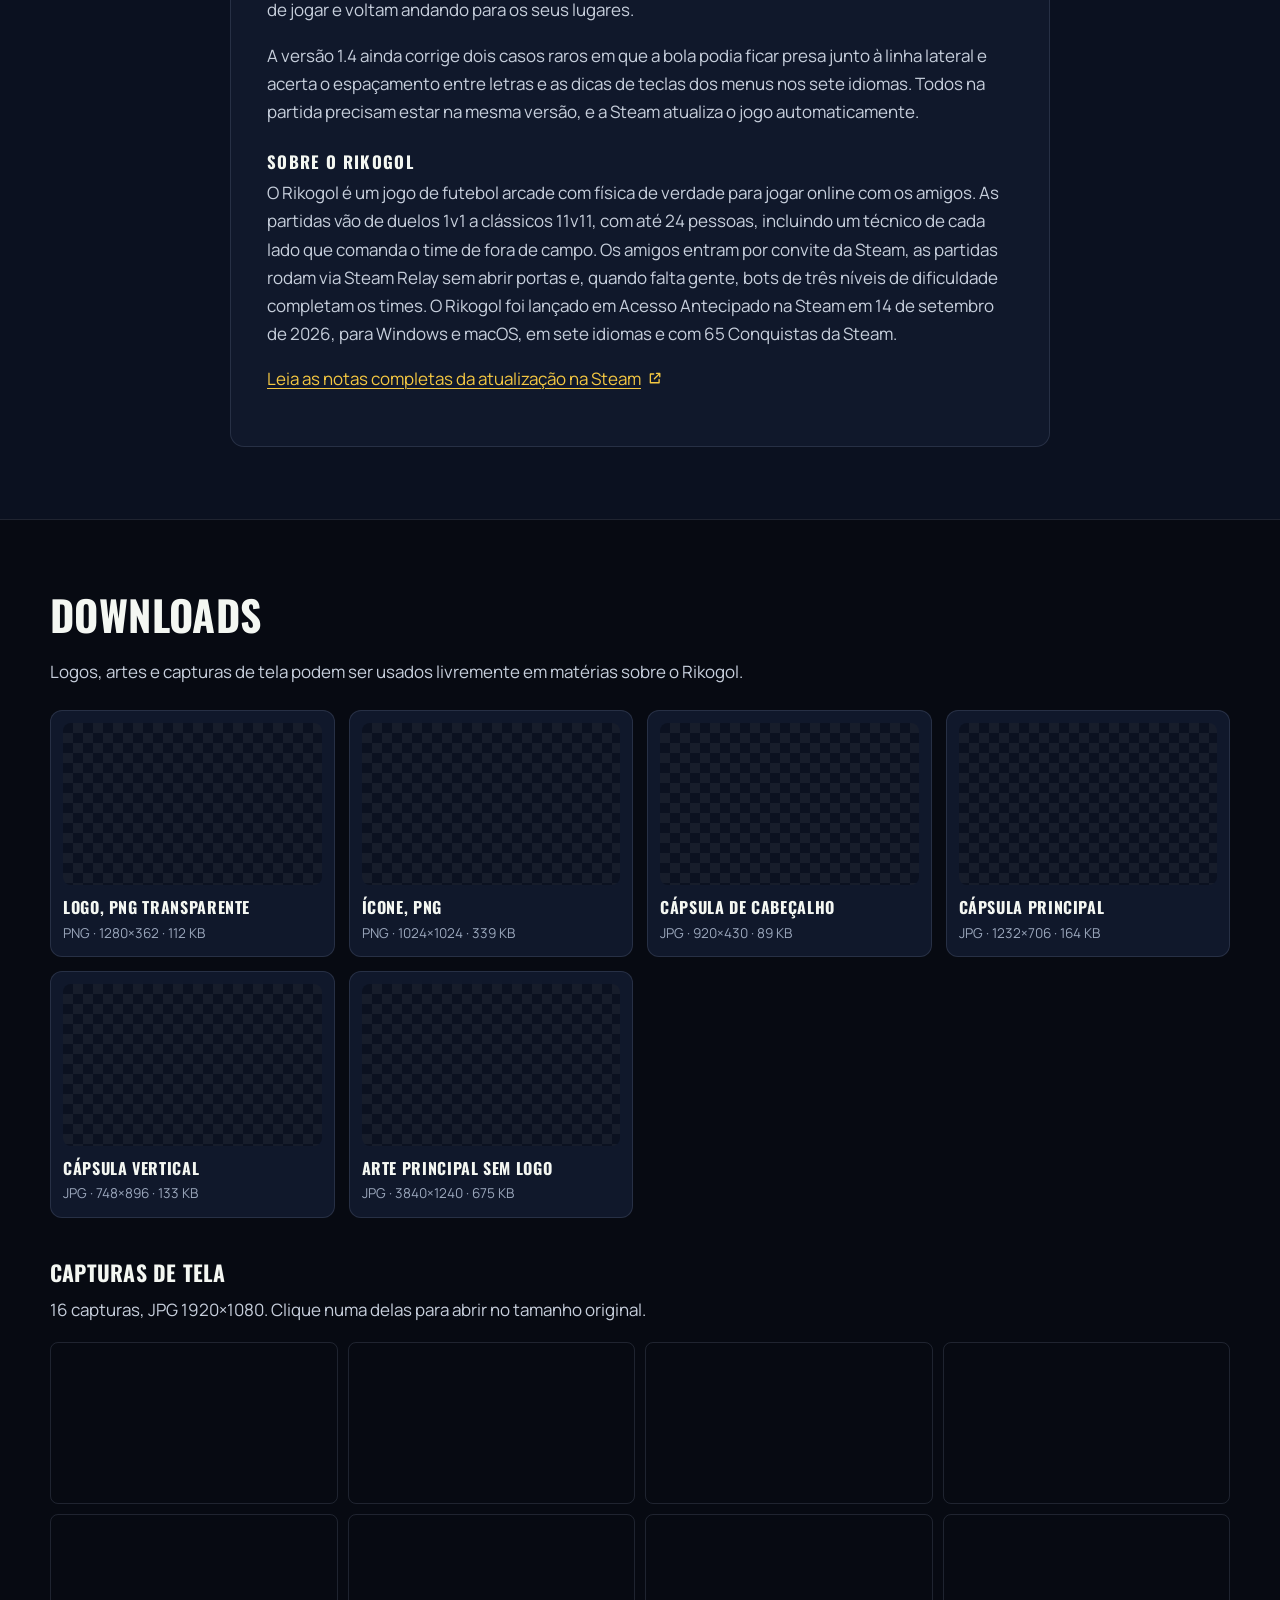
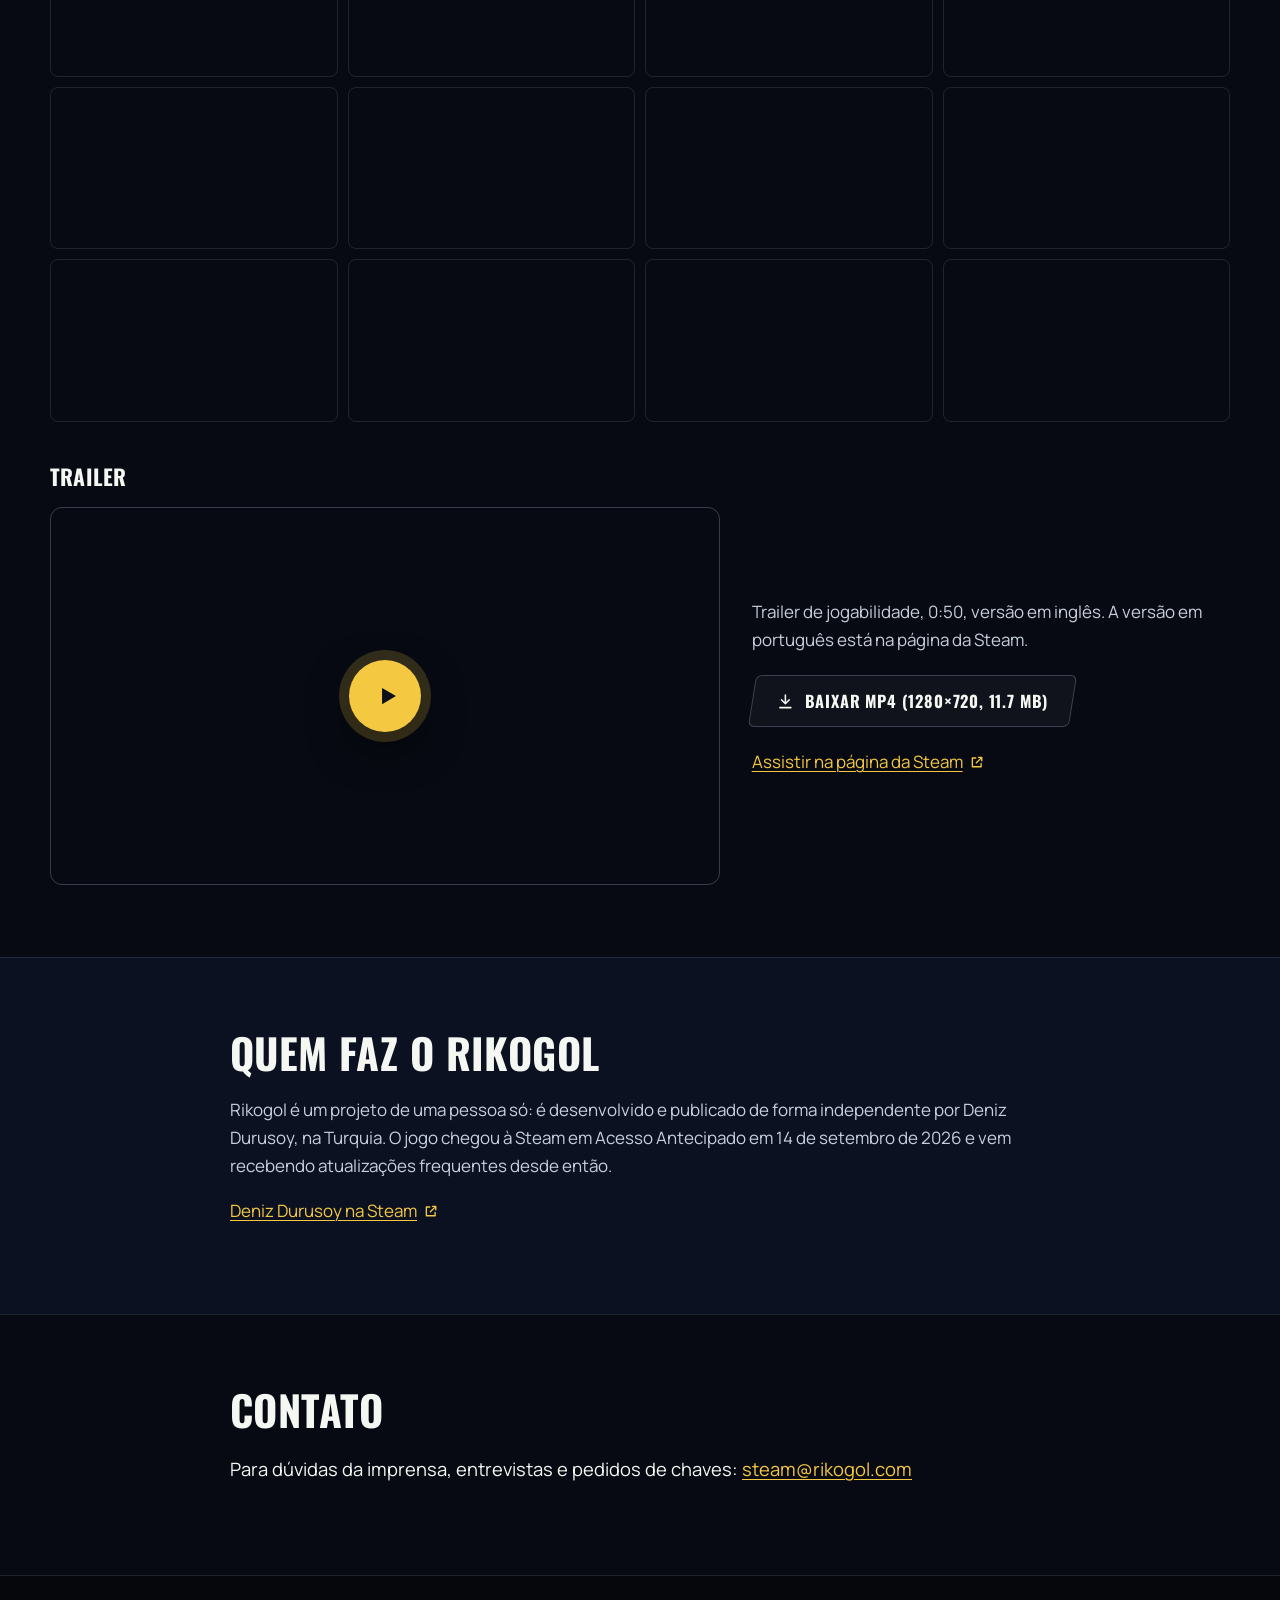
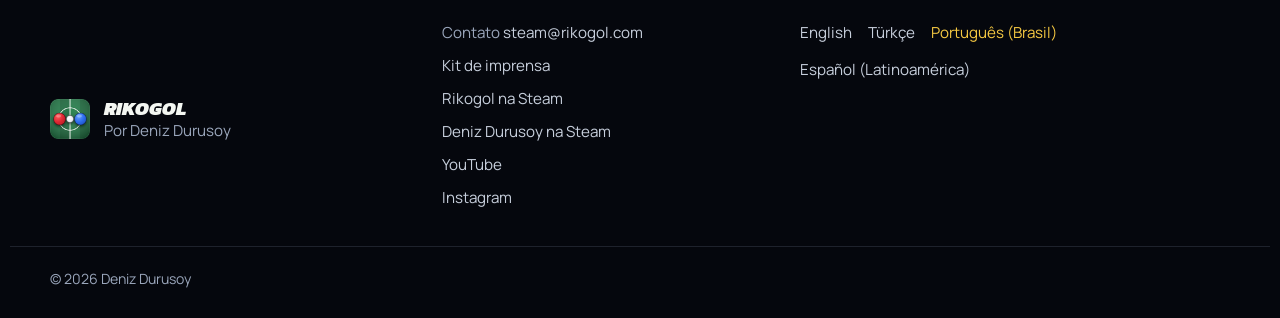
<file: pt-br/press/index.html>
<!doctype html>
<html lang="pt-BR" dir="ltr">
<head>
<meta charset="utf-8">
<meta name="viewport" content="width=device-width, initial-scale=1">
<meta http-equiv="Content-Security-Policy" content="default-src 'self'; img-src 'self' data:; media-src 'self'; font-src 'self'; style-src 'self'; script-src 'self'; frame-src https://store.steampowered.com; connect-src 'self'; object-src 'none'; base-uri 'self'; form-action 'self'">
<title>Kit de imprensa do Rikogol — ficha técnica, notícias e imagens</title>
<meta name="description" content="Kit de imprensa do Rikogol: ficha técnica, notícia da Atualização da Partida Rápida (v1.8), logos, artes, capturas de tela e trailer.">
<link rel="canonical" href="https://rikogol.com/pt-br/press/">
<link rel="alternate" hreflang="en" href="https://rikogol.com/press/">
<link rel="alternate" hreflang="tr" href="https://rikogol.com/tr/press/">
<link rel="alternate" hreflang="pt-BR" href="https://rikogol.com/pt-br/press/">
<link rel="alternate" hreflang="es-419" href="https://rikogol.com/es/press/">
<link rel="alternate" hreflang="x-default" href="https://rikogol.com/press/">
<meta name="theme-color" content="#070a12">
<meta name="color-scheme" content="dark">
<link rel="preload" href="/assets/fonts/oswald-bold.woff2" as="font" type="font/woff2" crossorigin>
<link rel="preload" href="/assets/fonts/manrope-regular.woff2" as="font" type="font/woff2" crossorigin>
<link rel="stylesheet" href="/assets/css/site.min.css">
<link rel="icon" href="/favicon.ico" sizes="16x16 32x32 48x48">
<link rel="icon" href="/assets/img/icons/icon-192.png" type="image/png" sizes="192x192">
<link rel="apple-touch-icon" href="/assets/img/icons/apple-touch-icon.png">
<link rel="manifest" href="/site.webmanifest">
<meta property="og:type" content="website">
<meta property="og:site_name" content="Rikogol">
<meta property="og:title" content="Kit de imprensa do Rikogol — ficha técnica, notícias e imagens">
<meta property="og:description" content="Kit de imprensa do Rikogol: ficha técnica, notícia da Atualização da Partida Rápida (v1.8), logos, artes, capturas de tela e trailer.">
<meta property="og:url" content="https://rikogol.com/pt-br/press/">
<meta property="og:locale" content="pt_BR">
<meta property="og:locale:alternate" content="en_US">
<meta property="og:locale:alternate" content="tr_TR">
<meta property="og:locale:alternate" content="de_DE">
<meta property="og:locale:alternate" content="ru_RU">
<meta property="og:locale:alternate" content="es_LA">
<meta property="og:locale:alternate" content="fr_FR">
<meta property="og:image" content="https://rikogol.com/press/files/rikogol-main-capsule.jpg">
<meta property="og:image:type" content="image/jpeg">
<meta property="og:image:width" content="1232">
<meta property="og:image:height" content="706">
<meta property="og:image:alt" content="Arte do Rikogol: um disco vermelho e um azul encontram a bola no meio de campo, sob o logo do Rikogol.">
<meta name="twitter:card" content="summary_large_image">
<meta name="twitter:title" content="Kit de imprensa do Rikogol — ficha técnica, notícias e imagens">
<meta name="twitter:description" content="Kit de imprensa do Rikogol: ficha técnica, notícia da Atualização da Partida Rápida (v1.8), logos, artes, capturas de tela e trailer.">
<meta name="twitter:image" content="https://rikogol.com/press/files/rikogol-main-capsule.jpg">
<meta name="twitter:image:alt" content="Arte do Rikogol: um disco vermelho e um azul encontram a bola no meio de campo, sob o logo do Rikogol.">
<script src="/assets/js/site.js" defer></script>
</head>
<body class="press">
<a class="skip-link" href="#main">Pular para o conteúdo</a>
<header class="site-header">
<div class="wrap header-inner">
<a class="brand" href="/pt-br/"><img src="/assets/img/icons/icon-64.png" width="32" height="32" alt=""><span lang="en">Rikogol</span></a>
<nav class="main-nav" aria-label="Menu principal">
<ul>
<li><a href="/pt-br/">Jogo</a></li>
<li><a href="#facts">Ficha</a></li>
<li><a href="#news">Notícias</a></li>
<li><a href="#downloads">Downloads</a></li>
<li><a href="#contact">Contato</a></li>
</ul>
</nav>
<details class="lang" data-lang-menu>
<summary aria-label="Idioma: Português (Brasil)"><svg class="icon" viewBox="0 0 24 24" width="24" height="24" fill="none" stroke="currentColor" stroke-width="2" stroke-linecap="round" stroke-linejoin="round" aria-hidden="true" focusable="false"><circle cx="12" cy="12" r="9"/><path d="M3 12h18M12 3c2.8 3 2.8 15 0 18M12 3c-2.8 3-2.8 15 0 18"/></svg><span>PT-BR</span><svg class="icon chev" viewBox="0 0 24 24" width="24" height="24" fill="none" stroke="currentColor" stroke-width="2" stroke-linecap="round" stroke-linejoin="round" aria-hidden="true" focusable="false"><path d="M7 10l5 5 5-5"/></svg></summary>
<ul class="lang-list">
<li><a href="/press/" hreflang="en" lang="en"><span>English</span><span class="lang-code">EN</span></a></li>
<li><a href="/tr/press/" hreflang="tr" lang="tr"><span>Türkçe</span><span class="lang-code">TR</span></a></li>
<li><a href="/pt-br/press/" hreflang="pt-BR" lang="pt-BR" aria-current="page"><span>Português (Brasil)</span><span class="lang-code">PT-BR</span></a></li>
<li><a href="/es/press/" hreflang="es-419" lang="es-419"><span>Español (Latinoamérica)</span><span class="lang-code">ES</span></a></li>
</ul>
</details>
</div>
</header>
<main id="main">
<section class="press-hero" aria-labelledby="press-title">
<div class="press-hero-art" aria-hidden="true"><img src="/assets/img/hero/rikogol-hero-1440.webp" srcset="/assets/img/hero/rikogol-hero-960.webp 960w, /assets/img/hero/rikogol-hero-1440.webp 1440w, /assets/img/hero/rikogol-hero-1920.webp 1920w, /assets/img/hero/rikogol-hero-2560.webp 2560w" sizes="100vw" width="1440" height="465" alt="" fetchpriority="high"></div>
<div class="wrap press-hero-text">
<img class="press-logo" src="/assets/img/logo/rikogol-logo-720.webp" srcset="/assets/img/logo/rikogol-logo-480.webp 480w, /assets/img/logo/rikogol-logo-720.webp 720w, /assets/img/logo/rikogol-logo-960.webp 960w" sizes="360px" width="720" height="204" alt="Rikogol">
<h1 id="press-title" class="display">Kit de imprensa</h1>
<p class="lede">Tudo o que você precisa para escrever sobre o Rikogol: ficha técnica, descrição, a notícia mais recente, logos, artes, capturas de tela e o trailer. Para dúvidas, entrevistas ou pedidos de chaves, escreva para <a href="mailto:steam@rikogol.com">steam@rikogol.com</a>.</p>
<div class="cta-row">
<a class="btn btn-primary" href="/press/files/rikogol-presskit.zip" download><svg class="icon" viewBox="0 0 24 24" width="24" height="24" fill="none" stroke="currentColor" stroke-width="2" stroke-linecap="round" stroke-linejoin="round" aria-hidden="true" focusable="false"><path d="M12 4v11M7 10l5 5 5-5M5 20h14"/></svg><span>Baixar tudo (ZIP, 6.8 MB)</span></a>
<a class="btn btn-ghost" href="https://store.steampowered.com/app/4492690/Rikogol/"><span><span lang="en">Rikogol</span> na <span lang="en">Steam</span></span><svg class="icon" viewBox="0 0 24 24" width="24" height="24" fill="none" stroke="currentColor" stroke-width="2" stroke-linecap="round" stroke-linejoin="round" aria-hidden="true" focusable="false"><path d="M14 5h5v5M19 5l-8 8M18 14v5H5V6h5"/></svg></a>
</div>
</div>
</section>

<section class="press-section" id="facts" aria-labelledby="facts-title">
<div class="wrap narrow">
<h2 id="facts-title" class="section-title">Ficha técnica</h2>
<dl class="facts-table">
<div><dt>Jogo</dt><dd>Rikogol</dd></div>
<div><dt>Desenvolvimento</dt><dd>Deniz Durusoy</dd></div>
<div><dt>Publicação</dt><dd>Deniz Durusoy</dd></div>
<div><dt>País</dt><dd>Turquia</dd></div>
<div><dt>Lançamento</dt><dd>14 de setembro de 2026 (Acesso Antecipado)</dd></div>
<div><dt>Status</dt><dd>Acesso Antecipado</dd></div>
<div><dt>Versão atual</dt><dd>v1.8.0, Atualização da Partida Rápida</dd></div>
<div><dt>Plataformas</dt><dd>Windows, macOS (Steam)</dd></div>
<div><dt>Jogadores</dt><dd>Online de 1v1 a 11v11, até 24 pessoas por partida; Contra Bots funciona offline, também com dois jogadores no mesmo PC (co-op de sofá); suporte total a controle</dd></div>
<div><dt>Idiomas</dt><dd>Inglês, turco, alemão, russo, português (Brasil), espanhol (América Latina), francês, chinês simplificado</dd></div>
<div><dt>Conquistas</dt><dd>65 Conquistas da Steam</dd></div>
<div><dt><span lang="en">Steam</span></dt><dd><a href="https://store.steampowered.com/app/4492690/Rikogol/">https://store.steampowered.com/app/4492690/Rikogol/</a></dd></div>
<div><dt>Site</dt><dd><a href="https://rikogol.com/">rikogol.com</a></dd></div>
<div><dt>Contato para imprensa</dt><dd><a href="mailto:steam@rikogol.com">steam@rikogol.com</a></dd></div>
</dl>
</div>
</section>

<section class="press-section" id="description" aria-labelledby="desc-title">
<div class="wrap narrow">
<h2 id="desc-title" class="section-title">Descrição</h2>
<p class="lead">Futebol arcade com física de verdade, online com seus amigos. De duelos 1v1 a clássicos 11v11 com um técnico de cada lado. Dois comandos, zero estatísticas, sem faltas nem impedimento — só habilidade. Convide pela Steam e entre em campo em segundos, ou jogue já contra bots de três níveis.</p>
<p>O Rikogol é um jogo de futebol arcade para jogar online com os amigos. São só dois comandos — mover e chutar — e um núcleo de física cuida do resto: cada passe, cada rebote na parede, cada chute que beija a trave e entra. Não há estatísticas de jogador, rolagem de dados, faltas nem impedimento.</p><p>As partidas vão de duelos um contra um numa quadra minúscula a clássicos 11v11 num estádio lotado, com até 24 pessoas por partida. O toque único do jogo é o técnico: um jogador de cada time pode sair de campo, trocar o esquema tático no meio da partida e orientar o time com pings e setas que só o próprio time enxerga.</p><p>Os amigos entram direto pela lista de amigos da Steam, e as partidas rodam pelo Steam Relay, sem abrir portas nem criar conta extra. Se a sala não encher, Treino › Contra Bots oferece uma partida de verdade contra bots nas dificuldades Fácil, Média ou Difícil, até offline.</p>
<h3>Principais recursos</h3>
<ul class="ticks">
<li>Futebol arcade com física de verdade e dois comandos: mover e chutar</li><li>De duelos 1v1 a clássicos 11v11, até 24 pessoas por partida</li><li>Papel de técnico: esquemas táticos, pings e setas que só o seu time vê</li><li>Bots em três níveis, offline no Treino e preenchendo vagas nas salas online</li><li>Convites da Steam, navegador de partidas, lobby e chat na partida via Steam Relay</li><li>Cinco atmosferas, quatro estádios e uma torcida que cresce com o número de jogadores</li><li>Paletas para daltônicos, modo de alto contraste e comandos remapeáveis</li><li>65 Conquistas da Steam, Steam Cloud e 8 idiomas</li>
</ul>
</div>
</section>

<section class="press-section" id="news" aria-labelledby="news-title">
<div class="wrap narrow">
<h2 id="news-title" class="section-title">Últimas notícias</h2>
<article class="release" aria-labelledby="release-v180-title">
<p class="release-date"><time datetime="2026-10-08">8 de outubro de 2026</time></p>
<h3 id="release-v180-title">Atualização da Partida Rápida do Rikogol: um toque e você já está jogando</h3>
<p class="standfirst">Com a versão 1.8.0, o futebol online fica a um toque de distância: a Partida Rápida leva o jogador a uma sala aberta (se houver uma partida em andamento, direto para o campo) ou, se não encontrar nenhuma, começa o próprio 3v3 do jogador contra bots e o deixa aberto para quem quiser entrar.</p>
<p>A Partida Rápida agora é o primeiro botão do menu principal e também fica no topo da tela Online. Ela procura uma sala aberta (Pública, sem senha, na mesma versão do jogo) onde o jogador possa jogar, e não só assistir; se uma segunda busca também não encontrar nada, ela cria uma sala própria para o jogador, Pública e de 3v3, e a partida começa na hora, com bots em todas as vagas livres. Se a sala encontrada estiver no meio de uma partida, o jogador vai direto para o campo: se o time em que for colocado estiver completo e tiver um bot, ele assume o lugar de um dos bots desse time; se esse time ainda tiver uma vaga livre, ele ganha um disco novo só seu. Uma sala criada pela Partida Rápida começa a primeira partida com bots em todas as vagas livres, então quem chega pela Partida Rápida durante essa primeira partida assume o lugar de um bot.</p>
<p>Com a Steam aberta, o menu principal também tem um novo link “Seguir o desenvolvedor”, embaixo de Sair. Ele abre a página do desenvolvedor na Steam, e quem segue essa página recebe um e-mail da Steam quando um dos jogos do desenvolvedor é lançado, entra em Acesso Antecipado ou sai do Acesso Antecipado.</p>
<p><a class="text-link" href="https://steamcommunity.com/games/4492690/announcements/detail/687519061335082796?l=brazilian">Leia as notas completas da atualização na Steam<svg class="icon icon-sm" viewBox="0 0 24 24" width="24" height="24" fill="none" stroke="currentColor" stroke-width="2" stroke-linecap="round" stroke-linejoin="round" aria-hidden="true" focusable="false"><path d="M14 5h5v5M19 5l-8 8M18 14v5H5V6h5"/></svg></a></p>
</article>
<article class="release" aria-labelledby="release-v170-title">
<p class="release-date"><time datetime="2026-10-08">8 de outubro de 2026</time></p>
<h3 id="release-v170-title">Rikogol online: partidas fluidas, salas mais seguras e preparo dos técnicos</h3>
<p class="standfirst">A versão 1.7.0 é focada no jogo online: partidas mais fluidas, salas mais seguras, um tempo de verdade para os técnicos montarem o time, uma atmosfera escolhida pelo anfitrião e um ping estimado para cada partida aberta.</p>
<p>Para quem entra na sala de outra pessoa, o jogo agora desenha o campo inteiro numa só linha do tempo: antes, o próprio disco era desenhado um pouco à frente de todo o resto, o que causava chutes que tocavam a bola na tela, mas não valiam, e discos que pareciam se atravessar; essa causa foi eliminada, e os dois problemas agora são bem mais raros. Em salas com o Modo Técnico ativado, toda partida agora começa com um breve preparo enquanto os técnicos montam a formação, e o mesmo preparo acontece no intervalo; além disso, as Partidas Abertas agora mostram um ping estimado para cada sala e listam primeiro as salas mais próximas.</p>
<p><a class="text-link" href="https://steamcommunity.com/games/4492690/announcements/detail/687519061335081670?l=brazilian">Leia as notas completas da atualização na Steam<svg class="icon icon-sm" viewBox="0 0 24 24" width="24" height="24" fill="none" stroke="currentColor" stroke-width="2" stroke-linecap="round" stroke-linejoin="round" aria-hidden="true" focusable="false"><path d="M14 5h5v5M19 5l-8 8M18 14v5H5V6h5"/></svg></a></p>
</article>
<article class="release" aria-labelledby="release-v161-title">
<p class="release-date"><time datetime="2026-10-05">5 de outubro de 2026</time></p>
<h3 id="release-v161-title">Rikogol v1.6.1 Hotfix: idioma da Steam, configurações na Nuvem Steam e convites</h3>
<p class="standfirst">Uma pequena atualização com três correções para todo mundo que inicia o Rikogol pela Steam.</p>
<p>Na primeira vez que é iniciado, o Rikogol agora abre no idioma que o jogador usa na Steam, se for um dos 8 idiomas do jogo, e as configurações agora passam de um computador para outro pela Nuvem Steam. Se um convite da Steam for aceito enquanto o Rikogol não estiver aberto, o jogo abre e agora leva o jogador direto à sala para a qual foi convidado.</p>
<p><a class="text-link" href="https://steamcommunity.com/games/4492690/announcements/detail/687518426922485684?l=brazilian">Leia as notas completas da atualização na Steam<svg class="icon icon-sm" viewBox="0 0 24 24" width="24" height="24" fill="none" stroke="currentColor" stroke-width="2" stroke-linecap="round" stroke-linejoin="round" aria-hidden="true" focusable="false"><path d="M14 5h5v5M19 5l-8 8M18 14v5H5V6h5"/></svg></a></p>
</article>
<article class="release" aria-labelledby="release-v160-title">
<p class="release-date"><time datetime="2026-10-04">4 de outubro de 2026</time></p>
<h3 id="release-v160-title">Atualização co-op de sofá do Rikogol: dois no mesmo PC e jogo todo no controle</h3>
<p class="standfirst">Com a versão 1.6.0, agora dá para jogar Contra Bots a dois no mesmo PC, e o jogo inteiro, do menu principal ao apito final, pode ser jogado no controle.</p>
<p>O segundo jogador entra apertando o próprio botão de chute, num controle ou no mesmo teclado, e os dois jogam juntos contra os bots ou um contra o outro numa tela compartilhada; nas partidas online continua sendo um jogador por PC. Todos os menus e todas as partidas agora funcionam com controles de Xbox, PlayStation (DualShock 4 e DualSense) e Switch Pro, e com o Steam Remote Play Together um amigo pode entrar do próprio PC e jogar como P2.</p>
<p><a class="text-link" href="https://steamcommunity.com/games/4492690/announcements/detail/687518426922485607?l=brazilian">Leia as notas completas da atualização na Steam<svg class="icon icon-sm" viewBox="0 0 24 24" width="24" height="24" fill="none" stroke="currentColor" stroke-width="2" stroke-linecap="round" stroke-linejoin="round" aria-hidden="true" focusable="false"><path d="M14 5h5v5M19 5l-8 8M18 14v5H5V6h5"/></svg></a></p>
</article>
<article class="release" aria-labelledby="release-v150-title">
<p class="release-date"><time datetime="2026-10-02">2 de outubro de 2026</time></p>
<h3 id="release-v150-title">Chegou a Atualização fluida do Rikogol: online mais suave + chinês simplificado</h3>
<p class="standfirst">Com a versão 1.5.0, as partidas online agora são tão fluidas para quem entra quanto já eram para o anfitrião, e o Rikogol agora fala chinês simplificado.</p>
<p>Os outros jogadores, a bola e a câmera agora deslizam com fluidez na tela de cada jogador, e a física, as regras e todos os números de jogabilidade continuam exatamente iguais. O chinês simplificado agora é o oitavo idioma da interface: todos os menus, a tela da partida e todas as mensagens foram traduzidos.</p>
<p><a class="text-link" href="https://steamcommunity.com/games/4492690/announcements/detail/687518426922484737?l=brazilian">Leia as notas completas da atualização na Steam<svg class="icon icon-sm" viewBox="0 0 24 24" width="24" height="24" fill="none" stroke="currentColor" stroke-width="2" stroke-linecap="round" stroke-linejoin="round" aria-hidden="true" focusable="false"><path d="M14 5h5v5M19 5l-8 8M18 14v5H5V6h5"/></svg></a></p>
</article>
<article class="release" aria-labelledby="release-title">
<p class="release-date"><time datetime="2026-09-30">30 de setembro de 2026</time></p>
<h3 id="release-title">Rikogol recebe atualização Dia de Jogo com comemoração de gol, intervalo de verdade e bots mais espertos</h3>
<p class="standfirst">A versão 1.4 do jogo de futebol online com física de verdade já está no ar em Acesso Antecipado na Steam, para Windows e macOS.</p>
<p><strong>TURQUIA, 30 de setembro de 2026</strong> — Já está disponível a atualização Dia de Jogo, versão 1.4 do Rikogol, jogo de futebol arcade com física de verdade para jogar online com os amigos, desenvolvido de forma independente por Deniz Durusoy. A atualização leva o clima de dia de jogo a cada partida, online e no Treino.</p>
<p>Agora cada gol ganha o seu momento. Depois de um gol, a partida é interrompida por 2,5 segundos de comemoração: o relógio fica parado, nenhum gol vale nesse período e os jogadores podem correr até a arquibancada e comemorar com o time enquanto a faixa de GOL! fica na tela. Em seguida, o time que sofreu o gol dá a saída. Até o gol que decide a partida ganha a comemoração completa antes do apito final.</p>
<p>Em partidas com limite de tempo, o relógio para na metade e começa um intervalo de 5 segundos. O apito soa, aparece a faixa “Intervalo / Troca de lado” e, depois, os times trocam de lado; o time que não deu a saída da partida começa o segundo tempo. Quando um técnico comanda o time, a formação vai junto para o novo lado.</p>
<p>Os bots também ficaram mais espertos em partidas lotadas, até 11v11. Eles não se empurram mais: dão passagem aos companheiros, marcam os adversários à distância em vez de se encostar neles e ficam fora do espaço do próprio goleiro. Na comemoração e no intervalo, param de jogar e voltam andando para os seus lugares.</p>
<p>A versão 1.4 ainda corrige dois casos raros em que a bola podia ficar presa junto à linha lateral e acerta o espaçamento entre letras e as dicas de teclas dos menus nos sete idiomas. Todos na partida precisam estar na mesma versão, e a Steam atualiza o jogo automaticamente.</p>
<h4>Sobre o <span lang="en">Rikogol</span></h4>
<p>O Rikogol é um jogo de futebol arcade com física de verdade para jogar online com os amigos. As partidas vão de duelos 1v1 a clássicos 11v11, com até 24 pessoas, incluindo um técnico de cada lado que comanda o time de fora de campo. Os amigos entram por convite da Steam, as partidas rodam via Steam Relay sem abrir portas e, quando falta gente, bots de três níveis de dificuldade completam os times. O Rikogol foi lançado em Acesso Antecipado na Steam em 14 de setembro de 2026, para Windows e macOS, em sete idiomas e com 65 Conquistas da Steam.</p>
<p><a class="text-link" href="https://steamcommunity.com/games/4492690/announcements/detail/687518426922483728?l=brazilian">Leia as notas completas da atualização na Steam<svg class="icon icon-sm" viewBox="0 0 24 24" width="24" height="24" fill="none" stroke="currentColor" stroke-width="2" stroke-linecap="round" stroke-linejoin="round" aria-hidden="true" focusable="false"><path d="M14 5h5v5M19 5l-8 8M18 14v5H5V6h5"/></svg></a></p>
</article>
</div>
</section>

<section class="press-section" id="downloads" aria-labelledby="downloads-title">
<div class="wrap">
<h2 id="downloads-title" class="section-title">Downloads</h2>
<p class="section-sub">Logos, artes e capturas de tela podem ser usados livremente em matérias sobre o Rikogol.</p>
<ul class="asset-grid">
<li class="asset asset-logo"><a href="/press/files/rikogol-logo.png" download><span class="asset-thumb"><img src="/assets/img/press/rikogol-logo-480.webp" width="480" height="136" loading="lazy" decoding="async" alt=""></span><span class="asset-name">Logo, PNG transparente</span><span class="asset-meta">PNG · 1280×362 · 112 KB</span></a></li>
<li class="asset asset-icon"><a href="/press/files/rikogol-icon-1024.png" download><span class="asset-thumb"><img src="/assets/img/press/rikogol-icon-256.webp" width="256" height="256" loading="lazy" decoding="async" alt=""></span><span class="asset-name">Ícone, PNG</span><span class="asset-meta">PNG · 1024×1024 · 339 KB</span></a></li>
<li class="asset asset-header"><a href="/press/files/rikogol-header-capsule.jpg" download><span class="asset-thumb"><img src="/assets/img/press/rikogol-header-capsule-460.webp" width="460" height="215" loading="lazy" decoding="async" alt=""></span><span class="asset-name">Cápsula de cabeçalho</span><span class="asset-meta">JPG · 920×430 · 89 KB</span></a></li>
<li class="asset asset-main"><a href="/press/files/rikogol-main-capsule.jpg" download><span class="asset-thumb"><img src="/assets/img/press/rikogol-main-capsule-616.webp" width="616" height="353" loading="lazy" decoding="async" alt=""></span><span class="asset-name">Cápsula principal</span><span class="asset-meta">JPG · 1232×706 · 164 KB</span></a></li>
<li class="asset asset-vertical"><a href="/press/files/rikogol-vertical-capsule.jpg" download><span class="asset-thumb"><img src="/assets/img/press/rikogol-vertical-capsule-374.webp" width="374" height="448" loading="lazy" decoding="async" alt=""></span><span class="asset-name">Cápsula vertical</span><span class="asset-meta">JPG · 748×896 · 133 KB</span></a></li>
<li class="asset asset-keyart"><a href="/press/files/rikogol-key-art.jpg" download><span class="asset-thumb"><img src="/assets/img/press/rikogol-key-art-960.webp" width="960" height="310" loading="lazy" decoding="async" alt=""></span><span class="asset-name">Arte principal sem logo</span><span class="asset-meta">JPG · 3840×1240 · 675 KB</span></a></li>
</ul>
<h3 class="sub-title">Capturas de tela</h3>
<p class="section-sub">16 capturas, JPG 1920×1080. Clique numa delas para abrir no tamanho original.</p>
<ul class="press-shots">
<li><a href="/press/files/rikogol-screenshot-01.jpg" target="_blank" rel="noopener"><img src="/assets/img/screens/rikogol-screenshot-01-640.webp" width="640" height="360" loading="lazy" decoding="async" alt="Gol! A faixa de gol mostra o nome de quem marcou enquanto cai confete diante de uma arquibancada lotada."></a></li>
<li><a href="/press/files/rikogol-screenshot-02.jpg" target="_blank" rel="noopener"><img src="/assets/img/screens/rikogol-screenshot-02-640.webp" width="640" height="360" loading="lazy" decoding="async" alt="Saída de bola numa partida 11v11 enquanto um técnico escolhe o esquema tático no quadro de formação."></a></li>
<li><a href="/press/files/rikogol-screenshot-03.jpg" target="_blank" rel="noopener"><img src="/assets/img/screens/rikogol-screenshot-03-640.webp" width="640" height="360" loading="lazy" decoding="async" alt="O lobby: dois times completos de onze e as configurações do host para estádio, tamanho do time, limites de gols e de tempo, força do chute, modo técnico e senha."></a></li>
<li><a href="/press/files/rikogol-screenshot-04.jpg" target="_blank" rel="noopener"><img src="/assets/img/screens/rikogol-screenshot-04-640.webp" width="640" height="360" loading="lazy" decoding="async" alt="Bots, cada um com a etiqueta BOT ao lado do nome, avançam rumo ao gol no segundo tempo."></a></li>
<li><a href="/press/files/rikogol-screenshot-05.jpg" target="_blank" rel="noopener"><img src="/assets/img/screens/rikogol-screenshot-05-640.webp" width="640" height="360" loading="lazy" decoding="async" alt="Um bot marca: a faixa de gol mostra o nome dele enquanto o confete voa em volta da rede."></a></li>
<li><a href="/press/files/rikogol-screenshot-06.jpg" target="_blank" rel="noopener"><img src="/assets/img/screens/rikogol-screenshot-06-640.webp" width="640" height="360" loading="lazy" decoding="async" alt="Um duelo um contra um na atmosfera de neve."></a></li>
<li><a href="/press/files/rikogol-screenshot-07.jpg" target="_blank" rel="noopener"><img src="/assets/img/screens/rikogol-screenshot-07-640.webp" width="640" height="360" loading="lazy" decoding="async" alt="Os dois times alinhados para a saída de uma partida 11v11, com a arquibancada cheia de torcedores vermelhos e azuis."></a></li>
<li><a href="/press/files/rikogol-screenshot-08.jpg" target="_blank" rel="noopener"><img src="/assets/img/screens/rikogol-screenshot-08-640.webp" width="640" height="360" loading="lazy" decoding="async" alt="Um 3x3 em volta do círculo central, em plena luz do dia."></a></li>
<li><a href="/press/files/rikogol-screenshot-09.jpg" target="_blank" rel="noopener"><img src="/assets/img/screens/rikogol-screenshot-09-640.webp" width="640" height="360" loading="lazy" decoding="async" alt="Uma partida de dia perto da linha do meio-campo, diante de arquibancadas lotadas de torcedores vermelhos e azuis."></a></li>
<li><a href="/press/files/rikogol-screenshot-10.jpg" target="_blank" rel="noopener"><img src="/assets/img/screens/rikogol-screenshot-10-640.webp" width="640" height="360" loading="lazy" decoding="async" alt="Uma partida debaixo de chuva, com gotas respingando no campo ao lado de uma arquibancada lotada."></a></li>
<li><a href="/press/files/rikogol-screenshot-11.jpg" target="_blank" rel="noopener"><img src="/assets/img/screens/rikogol-screenshot-11-640.webp" width="640" height="360" loading="lazy" decoding="async" alt="Uma partida no pôr do sol dourado, com um jogador conduzindo a bola rumo ao gol."></a></li>
<li><a href="/press/files/rikogol-screenshot-12.jpg" target="_blank" rel="noopener"><img src="/assets/img/screens/rikogol-screenshot-12-640.webp" width="640" height="360" loading="lazy" decoding="async" alt="Um ping do técnico e uma seta de passe no campo durante uma partida lotada."></a></li>
<li><a href="/press/files/rikogol-screenshot-13.jpg" target="_blank" rel="noopener"><img src="/assets/img/screens/rikogol-screenshot-13-640.webp" width="640" height="360" loading="lazy" decoding="async" alt="O navegador de partidas, com salas abertas listadas por estádio, tamanho do time, limite de gols e tempo."></a></li>
<li><a href="/press/files/rikogol-screenshot-14.jpg" target="_blank" rel="noopener"><img src="/assets/img/screens/rikogol-screenshot-14-640.webp" width="640" height="360" loading="lazy" decoding="async" alt="A faixa do segundo tempo no recomeço de uma partida 11v11 debaixo de chuva."></a></li>
<li><a href="/press/files/rikogol-screenshot-15.jpg" target="_blank" rel="noopener"><img src="/assets/img/screens/rikogol-screenshot-15-640.webp" width="640" height="360" loading="lazy" decoding="async" alt="Fim de jogo: a faixa de resultado anuncia o vencedor, com o botão para voltar ao lobby."></a></li>
<li><a href="/press/files/rikogol-screenshot-16.jpg" target="_blank" rel="noopener"><img src="/assets/img/screens/rikogol-screenshot-16-640.webp" width="640" height="360" loading="lazy" decoding="async" alt="O menu principal, com Treino, Online e Configurações, sobre um campo ao vivo."></a></li>
</ul>
<h3 class="sub-title">Trailer</h3>
<div class="press-trailer">
<a class="press-trailer-thumb" href="/assets/video/rikogol-trailer.mp4"><img src="/assets/video/rikogol-trailer-poster.webp" width="1280" height="720" loading="lazy" decoding="async" alt="Rikogol — Trailer de jogabilidade (0:50) · versão em inglês; a versão em português está na página da Steam"><span class="video-play-disc"><svg class="icon" viewBox="0 0 24 24" width="24" height="24" fill="none" stroke="currentColor" stroke-width="2" stroke-linecap="round" stroke-linejoin="round" aria-hidden="true" focusable="false"><path d="M8 5.5v13l11-6.5z" fill="currentColor" stroke="none"/></svg></span></a>
<div class="press-trailer-text">
<p>Trailer de jogabilidade, 0:50, versão em inglês. A versão em português está na página da Steam.</p>
<p><a class="btn btn-ghost" href="/assets/video/rikogol-trailer.mp4" download><svg class="icon" viewBox="0 0 24 24" width="24" height="24" fill="none" stroke="currentColor" stroke-width="2" stroke-linecap="round" stroke-linejoin="round" aria-hidden="true" focusable="false"><path d="M12 4v11M7 10l5 5 5-5M5 20h14"/></svg><span>Baixar MP4 (1280×720, 11.7 MB)</span></a></p>
<p><a class="text-link" href="https://store.steampowered.com/app/4492690/Rikogol/">Assistir na página da Steam<svg class="icon icon-sm" viewBox="0 0 24 24" width="24" height="24" fill="none" stroke="currentColor" stroke-width="2" stroke-linecap="round" stroke-linejoin="round" aria-hidden="true" focusable="false"><path d="M14 5h5v5M19 5l-8 8M18 14v5H5V6h5"/></svg></a></p>
</div>
</div>
</div>
</section>

<section class="press-section" id="developer" aria-labelledby="dev-title">
<div class="wrap narrow">
<h2 id="dev-title" class="section-title">Quem faz o Rikogol</h2>
<p>Rikogol é um projeto de uma pessoa só: é desenvolvido e publicado de forma independente por Deniz Durusoy, na Turquia. O jogo chegou à Steam em Acesso Antecipado em 14 de setembro de 2026 e vem recebendo atualizações frequentes desde então.</p>
<p><a class="text-link" href="https://store.steampowered.com/developer/denizdurusoy">Deniz Durusoy na Steam<svg class="icon icon-sm" viewBox="0 0 24 24" width="24" height="24" fill="none" stroke="currentColor" stroke-width="2" stroke-linecap="round" stroke-linejoin="round" aria-hidden="true" focusable="false"><path d="M14 5h5v5M19 5l-8 8M18 14v5H5V6h5"/></svg></a></p>
</div>
</section>

<section class="press-section" id="contact" aria-labelledby="contact-title">
<div class="wrap narrow">
<h2 id="contact-title" class="section-title">Contato</h2>
<p class="lead">Para dúvidas da imprensa, entrevistas e pedidos de chaves: <a href="mailto:steam@rikogol.com">steam@rikogol.com</a></p>
</div>
</section>
</main>
<footer class="site-footer">
<div class="wrap footer-grid">
<div class="footer-brand">
<img src="/assets/img/icons/icon-64.png" width="40" height="40" alt="" loading="lazy">
<p><span class="footer-name" lang="en">Rikogol</span><br>Por Deniz Durusoy</p>
</div>
<nav class="footer-links" aria-label="Links">
<ul>
<li><span class="footer-label">Contato</span> <a href="mailto:steam@rikogol.com">steam@rikogol.com</a></li>
<li><a href="/pt-br/press/">Kit de imprensa</a></li>
<li><a href="https://store.steampowered.com/app/4492690/Rikogol/">Rikogol na Steam</a></li>
<li><a href="https://store.steampowered.com/developer/denizdurusoy">Deniz Durusoy na Steam</a></li>
<li><a href="https://www.youtube.com/@rikogolgame" rel="me" lang="en">YouTube</a></li>
<li><a href="https://www.instagram.com/rikogolgame/" rel="me" lang="en">Instagram</a></li>
</ul>
</nav>
<nav class="footer-langs" aria-label="Idioma">
<ul>
<li><a href="/press/" hreflang="en" lang="en">English</a></li>
<li><a href="/tr/press/" hreflang="tr" lang="tr">Türkçe</a></li>
<li><a href="/pt-br/press/" hreflang="pt-BR" lang="pt-BR" aria-current="page">Português (Brasil)</a></li>
<li><a href="/es/press/" hreflang="es-419" lang="es-419">Español (Latinoamérica)</a></li>
</ul>
</nav>
</div>
<div class="wrap footer-legal">
<p>© 2026 Deniz Durusoy</p>
</div>
</footer>
</body>
</html>
</file>
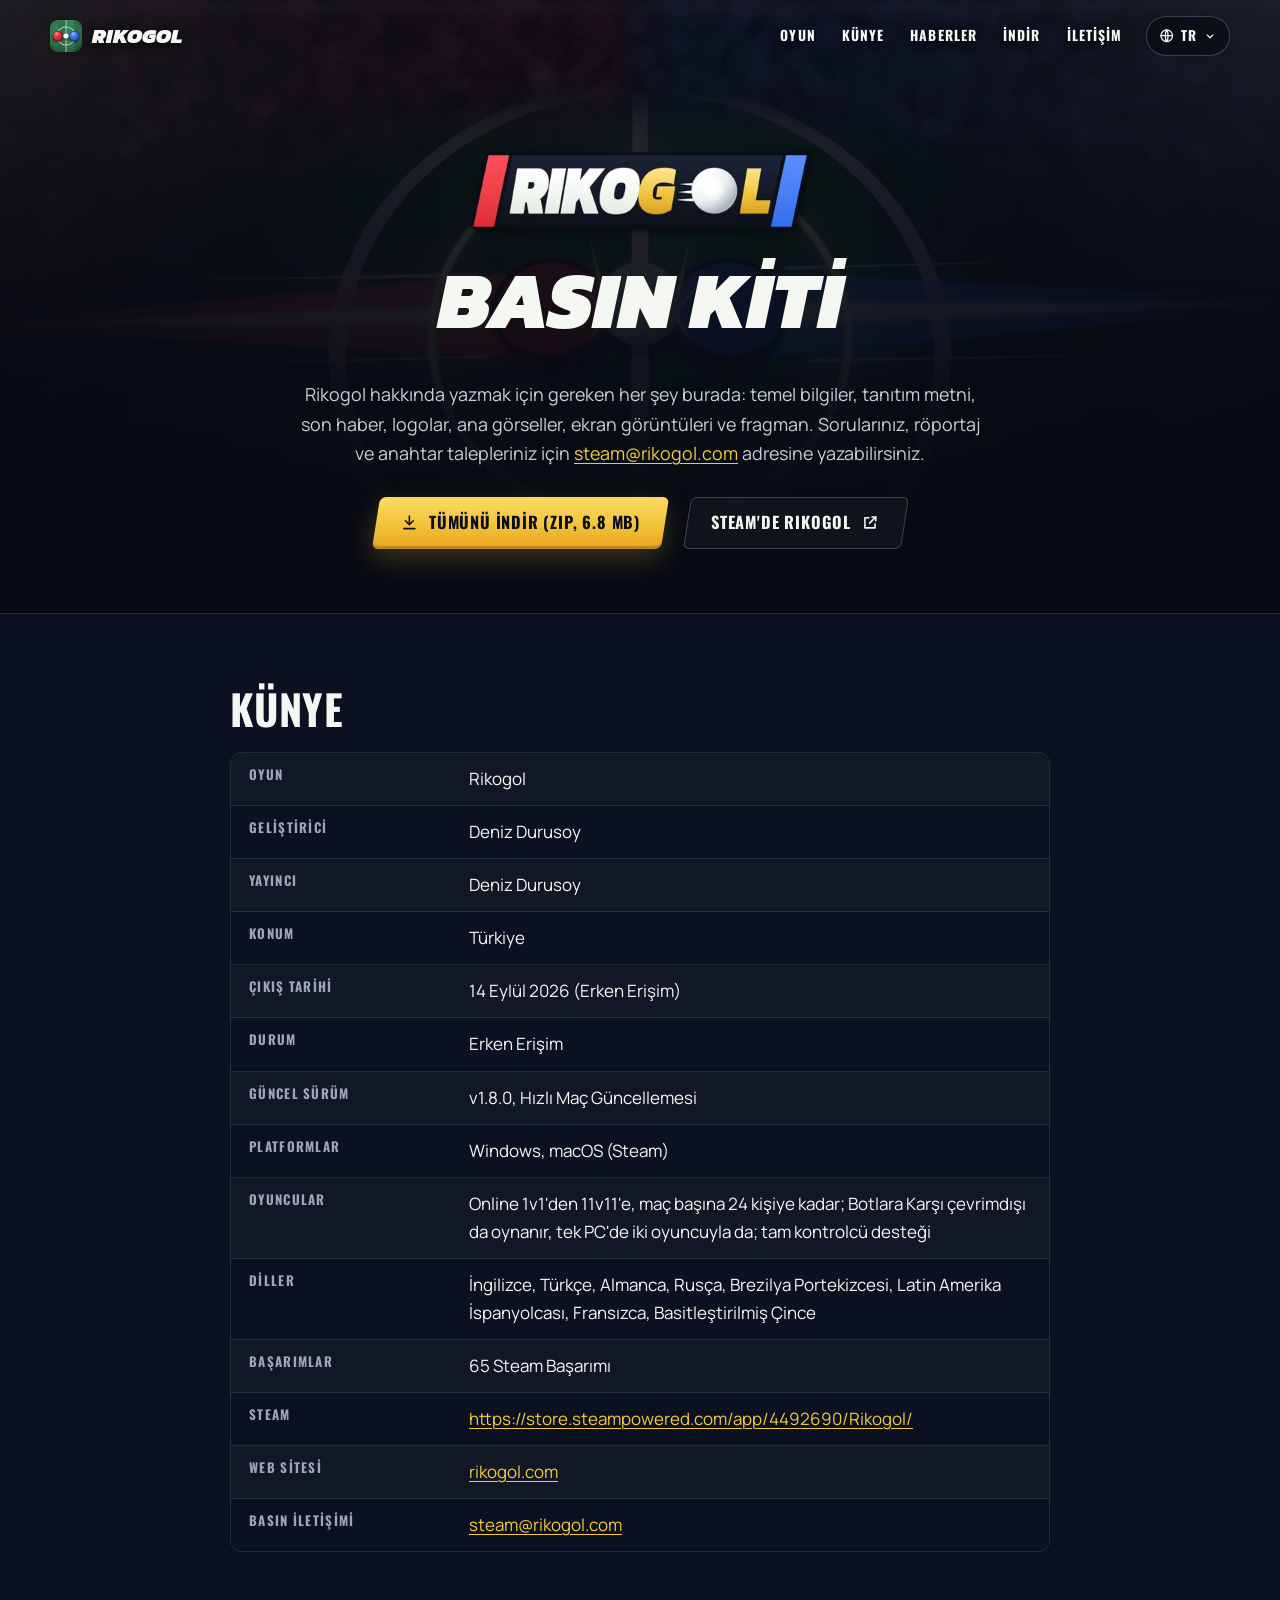
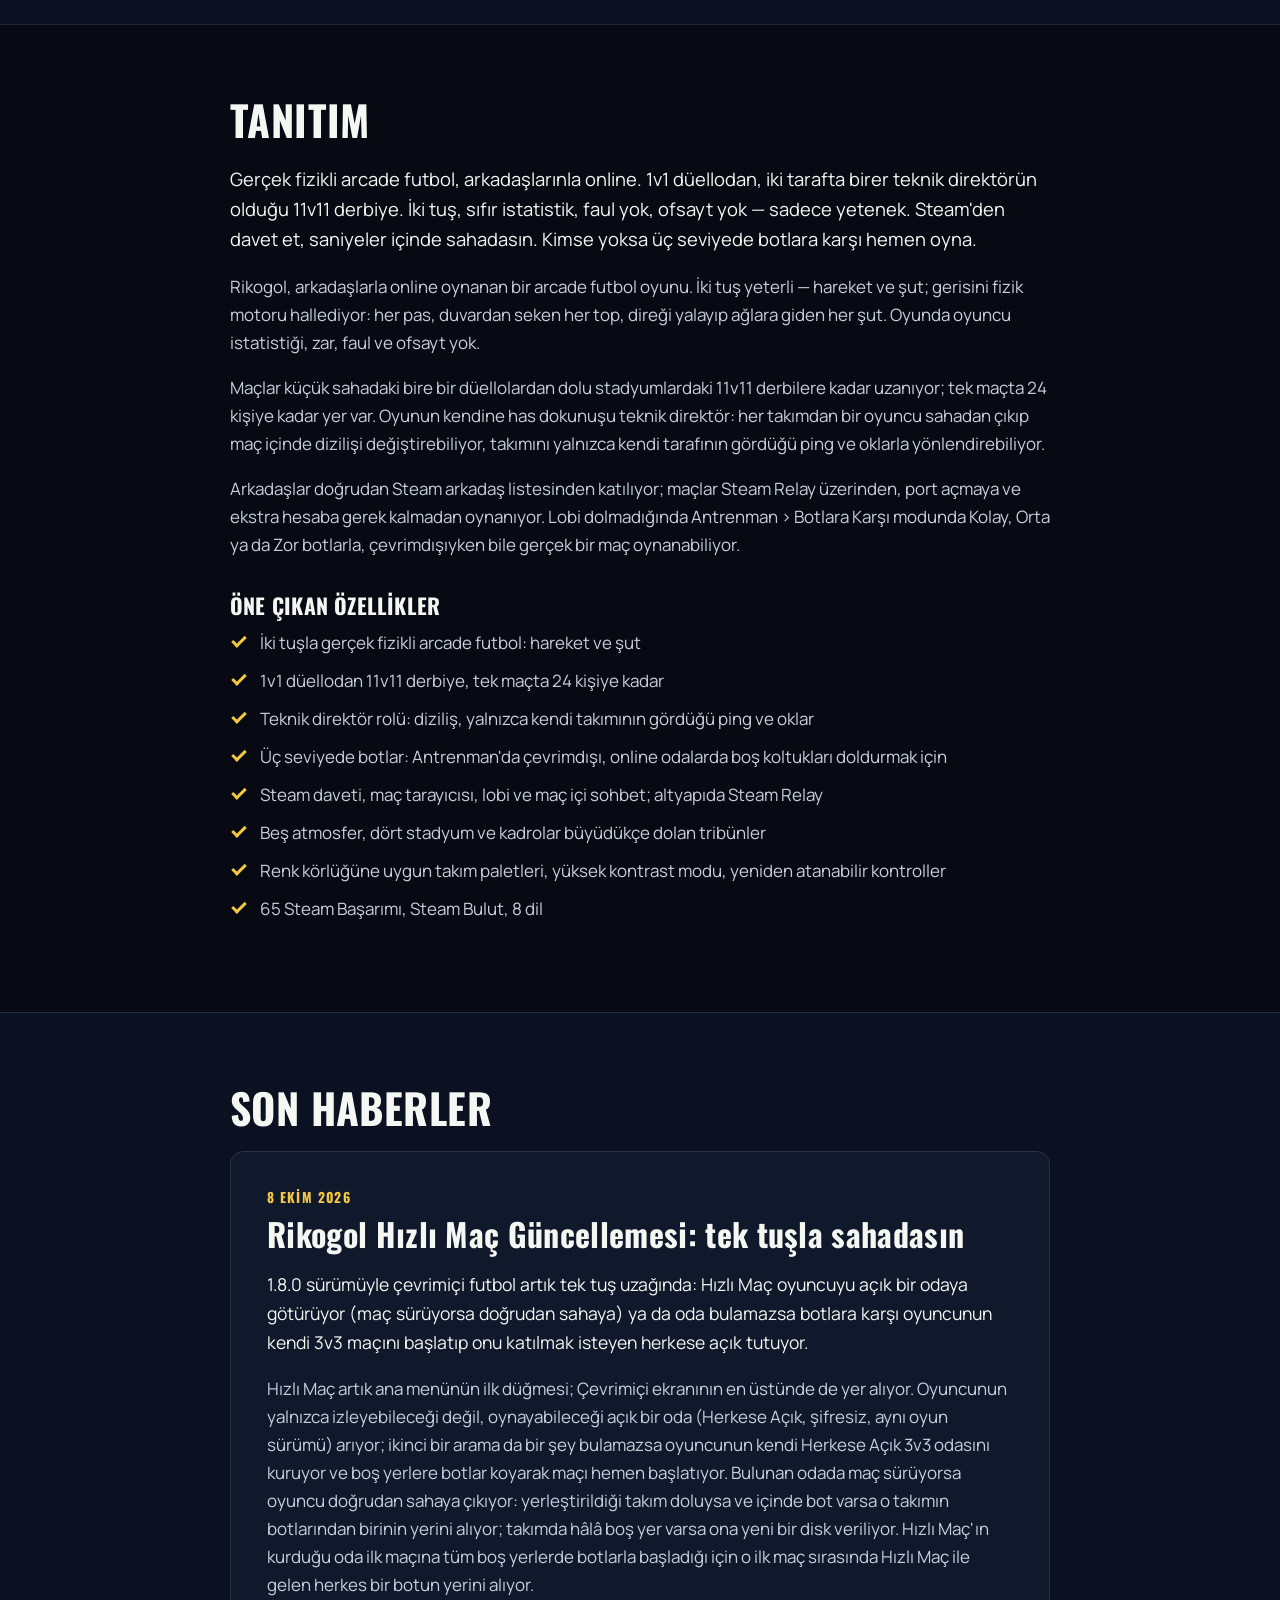
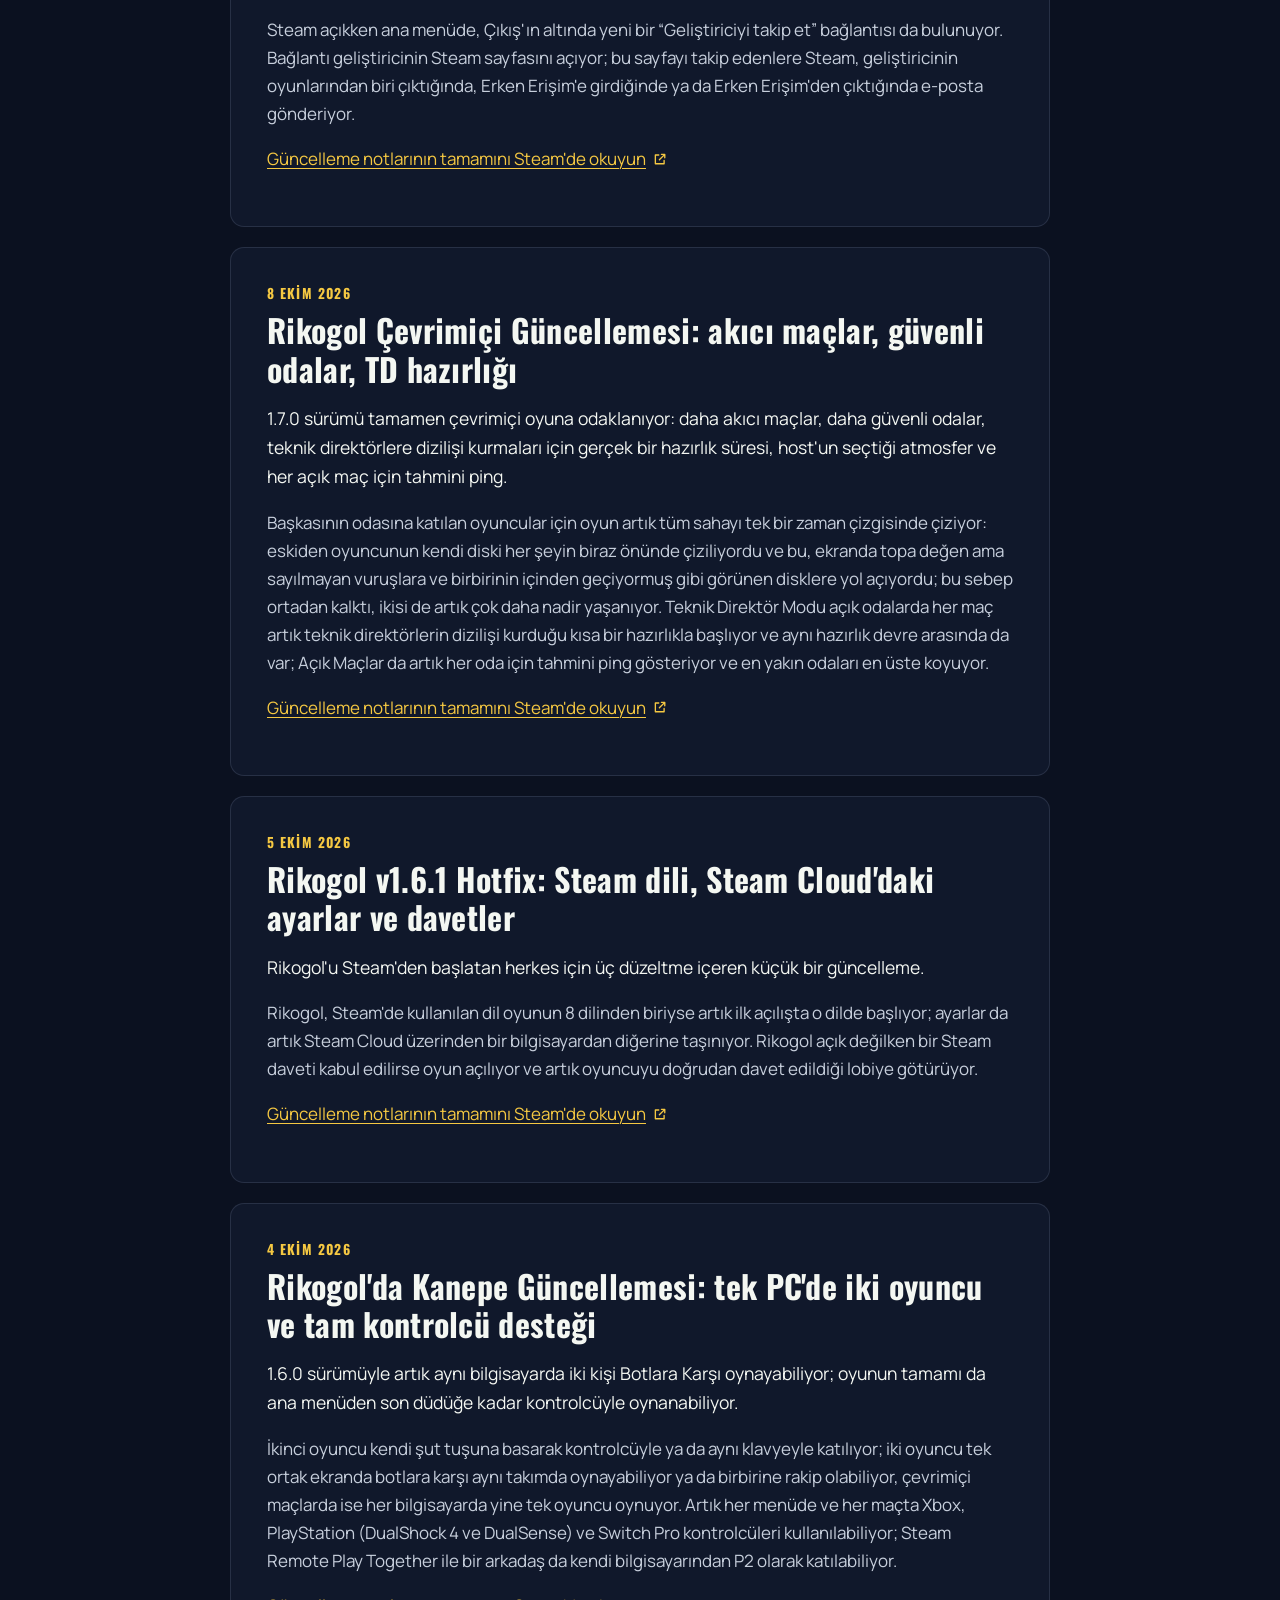
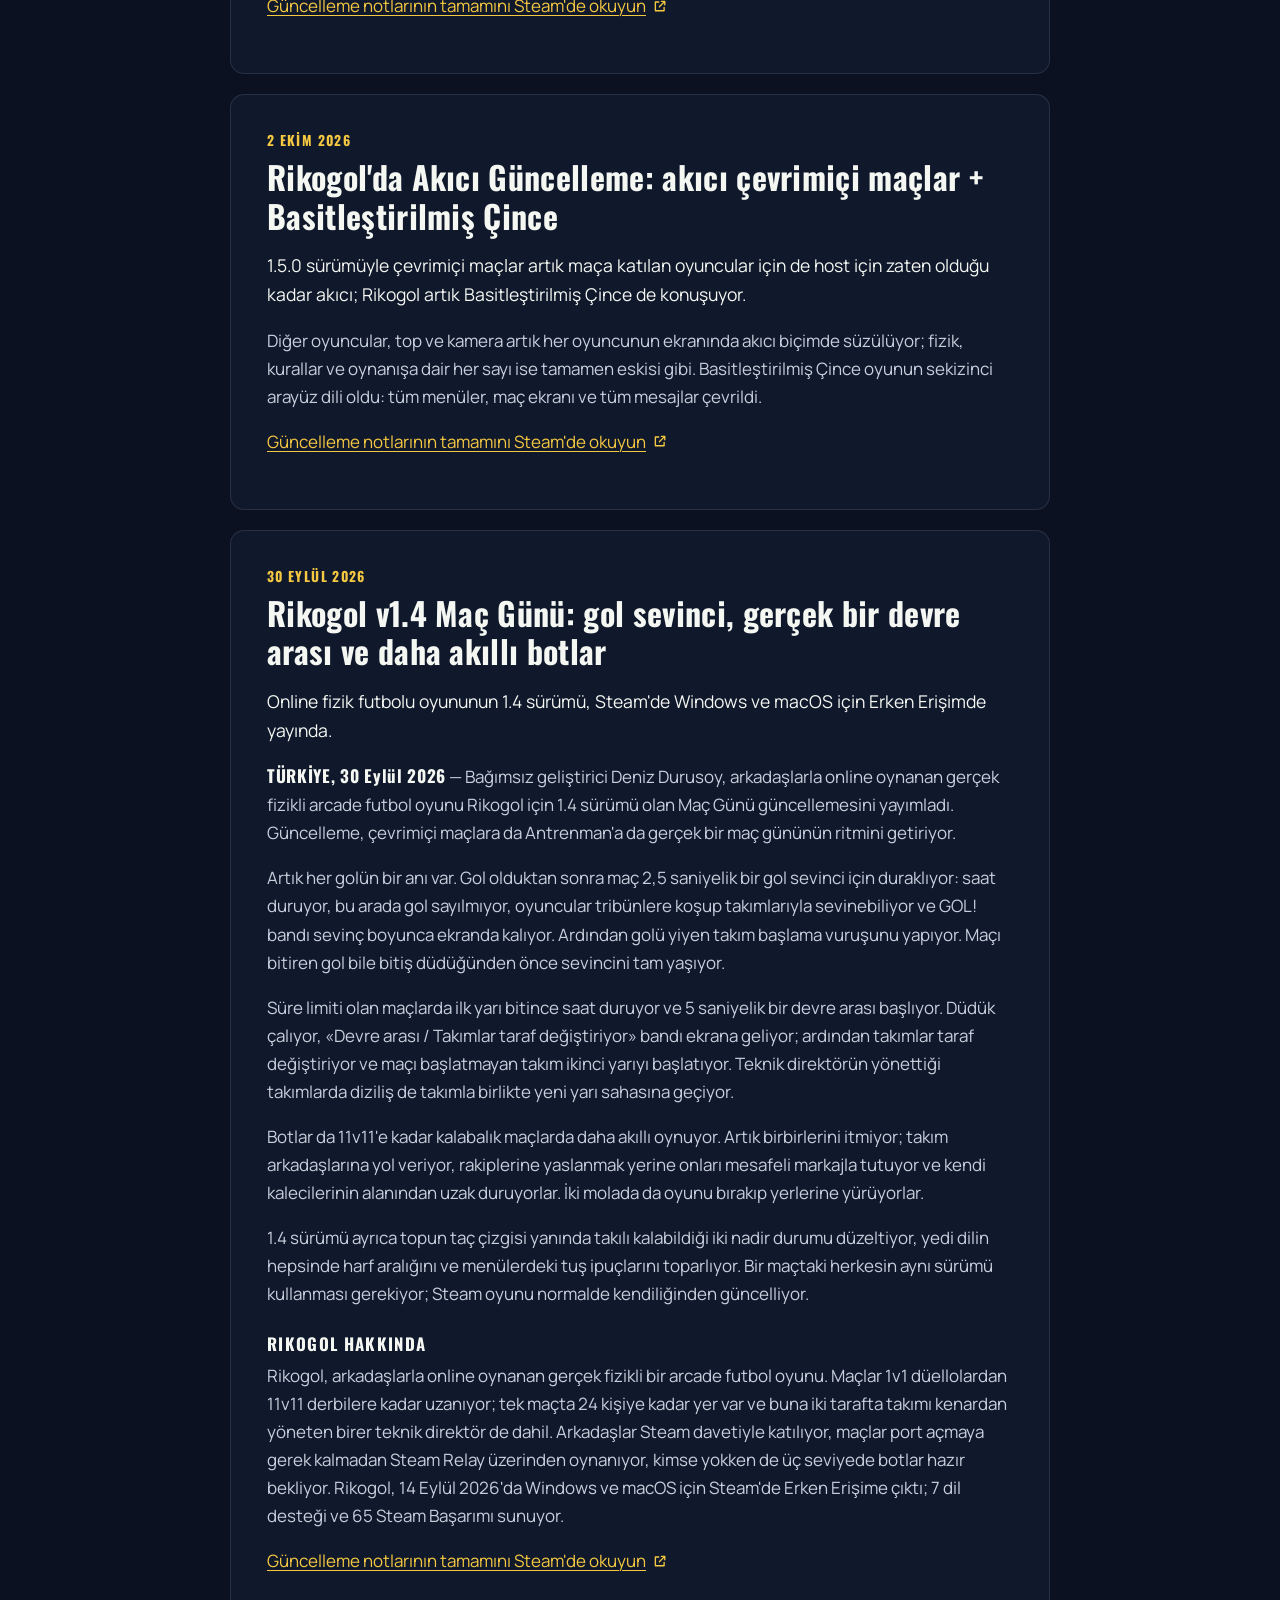
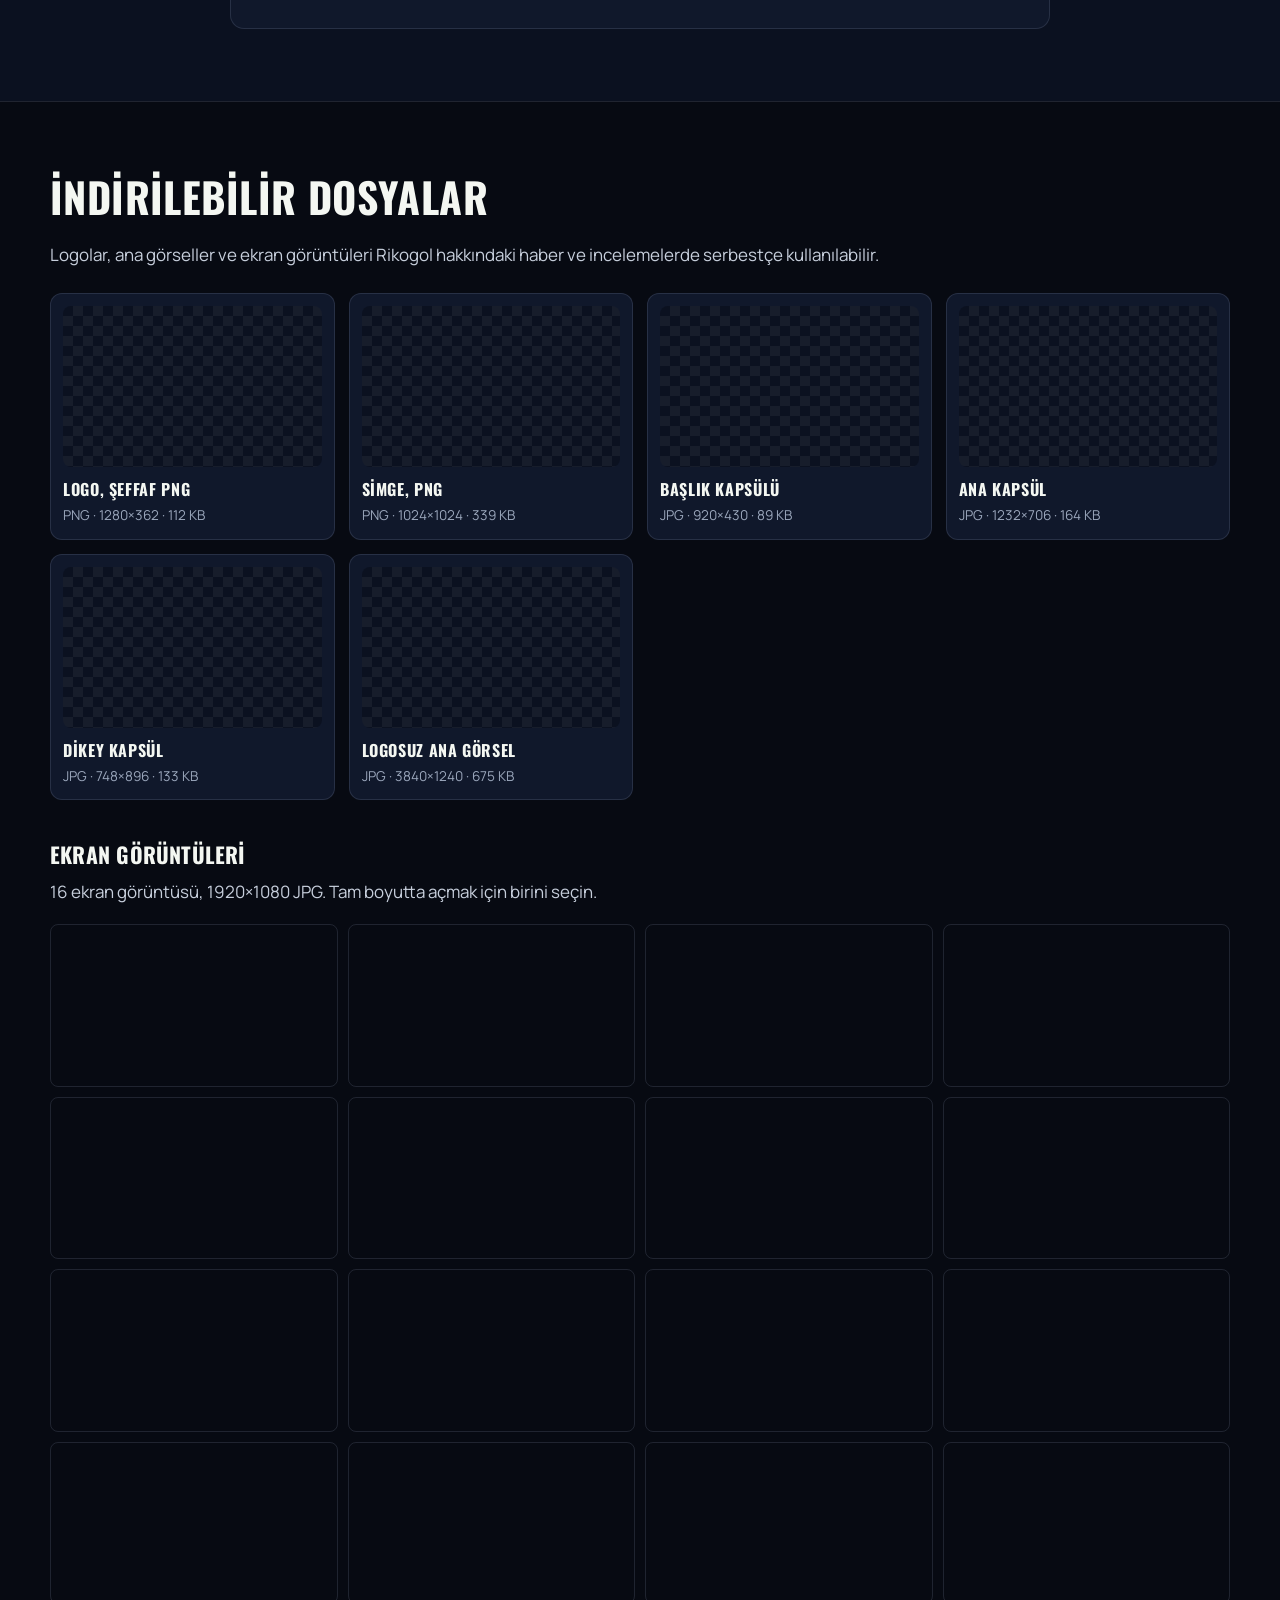
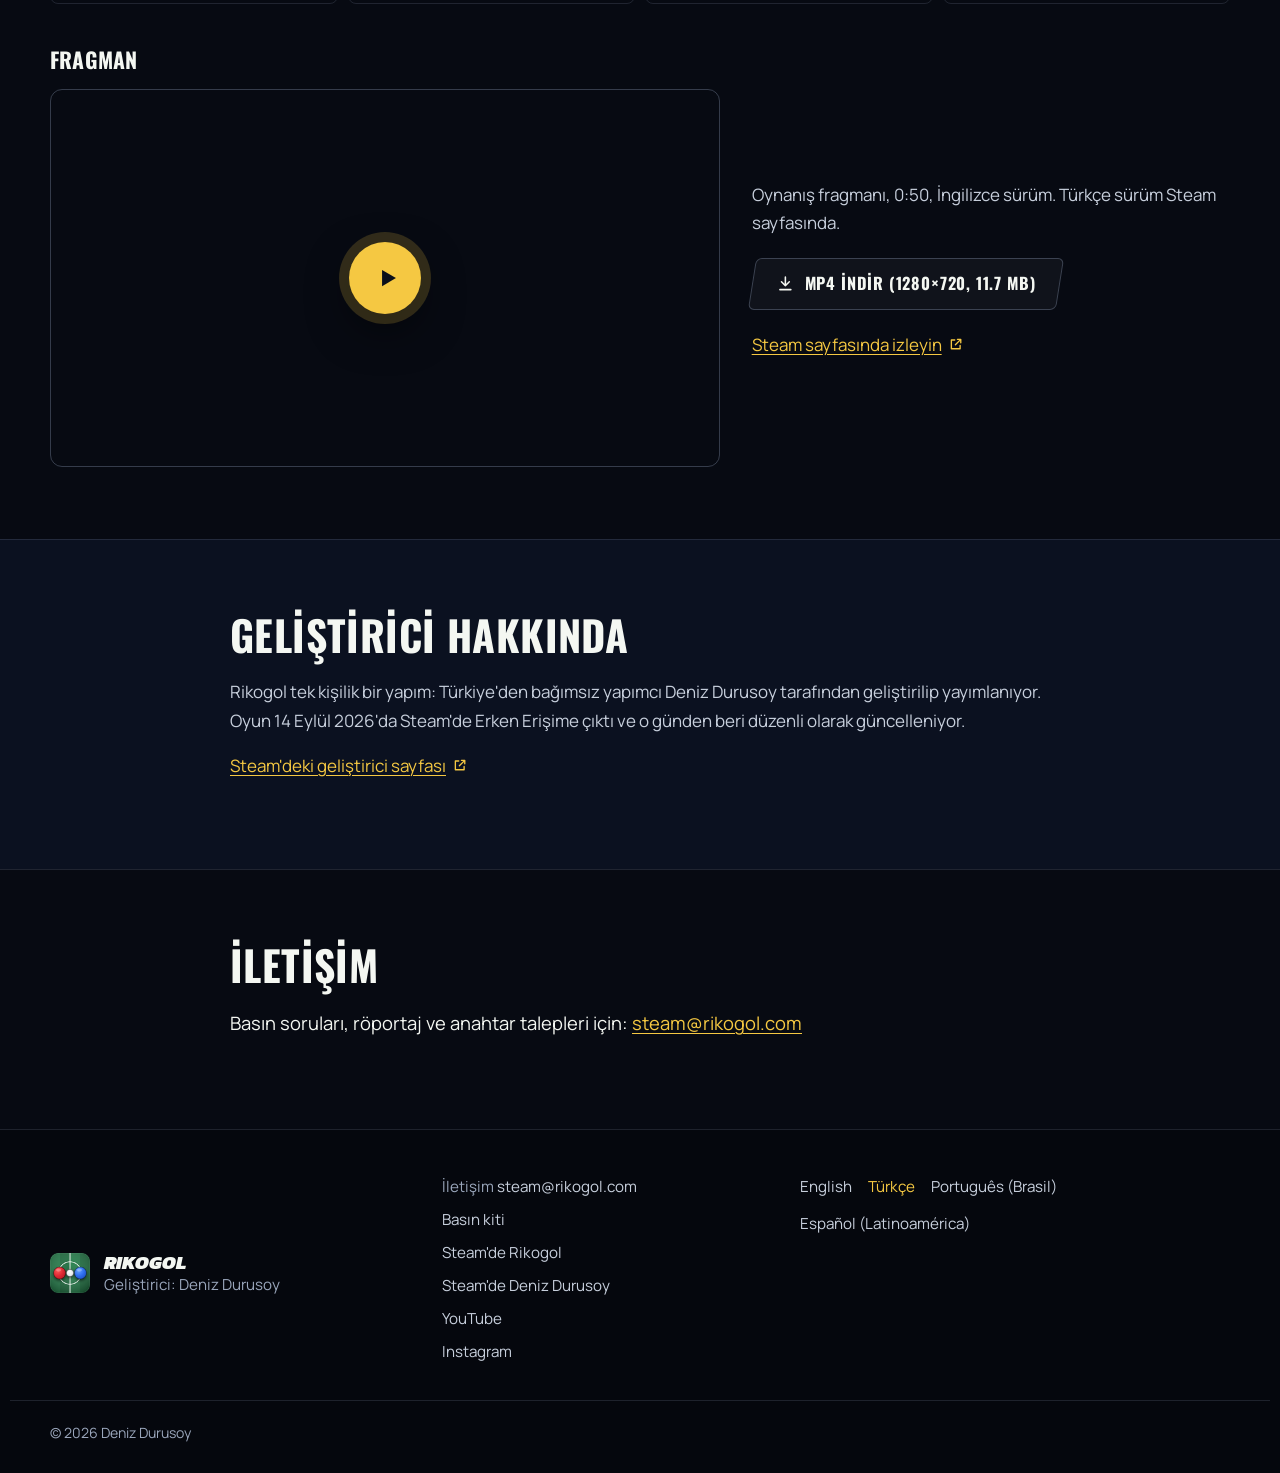
<file: tr/press/index.html>
<!doctype html>
<html lang="tr" dir="ltr">
<head>
<meta charset="utf-8">
<meta name="viewport" content="width=device-width, initial-scale=1">
<meta http-equiv="Content-Security-Policy" content="default-src 'self'; img-src 'self' data:; media-src 'self'; font-src 'self'; style-src 'self'; script-src 'self'; frame-src https://store.steampowered.com; connect-src 'self'; object-src 'none'; base-uri 'self'; form-action 'self'">
<title>Rikogol basın kiti — künye, haberler, logolar ve görseller</title>
<meta name="description" content="Rikogol basın kiti: künye, v1.8 Hızlı Maç Güncellemesi haberi, logolar, ana görseller, ekran görüntüleri ve fragman. Gerçek fizikli arcade futbol, Steam&#x27;de Erken Erişimde.">
<link rel="canonical" href="https://rikogol.com/tr/press/">
<link rel="alternate" hreflang="en" href="https://rikogol.com/press/">
<link rel="alternate" hreflang="tr" href="https://rikogol.com/tr/press/">
<link rel="alternate" hreflang="pt-BR" href="https://rikogol.com/pt-br/press/">
<link rel="alternate" hreflang="es-419" href="https://rikogol.com/es/press/">
<link rel="alternate" hreflang="x-default" href="https://rikogol.com/press/">
<meta name="theme-color" content="#070a12">
<meta name="color-scheme" content="dark">
<link rel="preload" href="/assets/fonts/oswald-bold.woff2" as="font" type="font/woff2" crossorigin>
<link rel="preload" href="/assets/fonts/manrope-regular.woff2" as="font" type="font/woff2" crossorigin>
<link rel="stylesheet" href="/assets/css/site.min.css">
<link rel="icon" href="/favicon.ico" sizes="16x16 32x32 48x48">
<link rel="icon" href="/assets/img/icons/icon-192.png" type="image/png" sizes="192x192">
<link rel="apple-touch-icon" href="/assets/img/icons/apple-touch-icon.png">
<link rel="manifest" href="/site.webmanifest">
<meta property="og:type" content="website">
<meta property="og:site_name" content="Rikogol">
<meta property="og:title" content="Rikogol basın kiti — künye, haberler, logolar ve görseller">
<meta property="og:description" content="Rikogol basın kiti: künye, v1.8 Hızlı Maç Güncellemesi haberi, logolar, ana görseller, ekran görüntüleri ve fragman. Gerçek fizikli arcade futbol, Steam&#x27;de Erken Erişimde.">
<meta property="og:url" content="https://rikogol.com/tr/press/">
<meta property="og:locale" content="tr_TR">
<meta property="og:locale:alternate" content="en_US">
<meta property="og:locale:alternate" content="de_DE">
<meta property="og:locale:alternate" content="ru_RU">
<meta property="og:locale:alternate" content="pt_BR">
<meta property="og:locale:alternate" content="es_LA">
<meta property="og:locale:alternate" content="fr_FR">
<meta property="og:image" content="https://rikogol.com/press/files/rikogol-main-capsule.jpg">
<meta property="og:image:type" content="image/jpeg">
<meta property="og:image:width" content="1232">
<meta property="og:image:height" content="706">
<meta property="og:image:alt" content="Rikogol ana görseli: Rikogol logosunun altında, orta noktada topla buluşan kırmızı ve mavi diskler.">
<meta name="twitter:card" content="summary_large_image">
<meta name="twitter:title" content="Rikogol basın kiti — künye, haberler, logolar ve görseller">
<meta name="twitter:description" content="Rikogol basın kiti: künye, v1.8 Hızlı Maç Güncellemesi haberi, logolar, ana görseller, ekran görüntüleri ve fragman. Gerçek fizikli arcade futbol, Steam&#x27;de Erken Erişimde.">
<meta name="twitter:image" content="https://rikogol.com/press/files/rikogol-main-capsule.jpg">
<meta name="twitter:image:alt" content="Rikogol ana görseli: Rikogol logosunun altında, orta noktada topla buluşan kırmızı ve mavi diskler.">
<script src="/assets/js/site.js" defer></script>
</head>
<body class="press">
<a class="skip-link" href="#main">İçeriğe geç</a>
<header class="site-header">
<div class="wrap header-inner">
<a class="brand" href="/tr/"><img src="/assets/img/icons/icon-64.png" width="32" height="32" alt=""><span lang="en">Rikogol</span></a>
<nav class="main-nav" aria-label="Ana menü">
<ul>
<li><a href="/tr/">Oyun</a></li>
<li><a href="#facts">Künye</a></li>
<li><a href="#news">Haberler</a></li>
<li><a href="#downloads">İndir</a></li>
<li><a href="#contact">İletişim</a></li>
</ul>
</nav>
<details class="lang" data-lang-menu>
<summary aria-label="Dil: Türkçe"><svg class="icon" viewBox="0 0 24 24" width="24" height="24" fill="none" stroke="currentColor" stroke-width="2" stroke-linecap="round" stroke-linejoin="round" aria-hidden="true" focusable="false"><circle cx="12" cy="12" r="9"/><path d="M3 12h18M12 3c2.8 3 2.8 15 0 18M12 3c-2.8 3-2.8 15 0 18"/></svg><span>TR</span><svg class="icon chev" viewBox="0 0 24 24" width="24" height="24" fill="none" stroke="currentColor" stroke-width="2" stroke-linecap="round" stroke-linejoin="round" aria-hidden="true" focusable="false"><path d="M7 10l5 5 5-5"/></svg></summary>
<ul class="lang-list">
<li><a href="/press/" hreflang="en" lang="en"><span>English</span><span class="lang-code">EN</span></a></li>
<li><a href="/tr/press/" hreflang="tr" lang="tr" aria-current="page"><span>Türkçe</span><span class="lang-code">TR</span></a></li>
<li><a href="/pt-br/press/" hreflang="pt-BR" lang="pt-BR"><span>Português (Brasil)</span><span class="lang-code">PT-BR</span></a></li>
<li><a href="/es/press/" hreflang="es-419" lang="es-419"><span>Español (Latinoamérica)</span><span class="lang-code">ES</span></a></li>
</ul>
</details>
</div>
</header>
<main id="main">
<section class="press-hero" aria-labelledby="press-title">
<div class="press-hero-art" aria-hidden="true"><img src="/assets/img/hero/rikogol-hero-1440.webp" srcset="/assets/img/hero/rikogol-hero-960.webp 960w, /assets/img/hero/rikogol-hero-1440.webp 1440w, /assets/img/hero/rikogol-hero-1920.webp 1920w, /assets/img/hero/rikogol-hero-2560.webp 2560w" sizes="100vw" width="1440" height="465" alt="" fetchpriority="high"></div>
<div class="wrap press-hero-text">
<img class="press-logo" src="/assets/img/logo/rikogol-logo-720.webp" srcset="/assets/img/logo/rikogol-logo-480.webp 480w, /assets/img/logo/rikogol-logo-720.webp 720w, /assets/img/logo/rikogol-logo-960.webp 960w" sizes="360px" width="720" height="204" alt="Rikogol">
<h1 id="press-title" class="display">Basın kiti</h1>
<p class="lede">Rikogol hakkında yazmak için gereken her şey burada: temel bilgiler, tanıtım metni, son haber, logolar, ana görseller, ekran görüntüleri ve fragman. Sorularınız, röportaj ve anahtar talepleriniz için <a href="mailto:steam@rikogol.com">steam@rikogol.com</a> adresine yazabilirsiniz.</p>
<div class="cta-row">
<a class="btn btn-primary" href="/press/files/rikogol-presskit.zip" download><svg class="icon" viewBox="0 0 24 24" width="24" height="24" fill="none" stroke="currentColor" stroke-width="2" stroke-linecap="round" stroke-linejoin="round" aria-hidden="true" focusable="false"><path d="M12 4v11M7 10l5 5 5-5M5 20h14"/></svg><span>Tümünü indir (ZIP, 6.8 MB)</span></a>
<a class="btn btn-ghost" href="https://store.steampowered.com/app/4492690/Rikogol/"><span><span lang="en">Steam</span>&#x27;de <span lang="en">Rikogol</span></span><svg class="icon" viewBox="0 0 24 24" width="24" height="24" fill="none" stroke="currentColor" stroke-width="2" stroke-linecap="round" stroke-linejoin="round" aria-hidden="true" focusable="false"><path d="M14 5h5v5M19 5l-8 8M18 14v5H5V6h5"/></svg></a>
</div>
</div>
</section>

<section class="press-section" id="facts" aria-labelledby="facts-title">
<div class="wrap narrow">
<h2 id="facts-title" class="section-title">Künye</h2>
<dl class="facts-table">
<div><dt>Oyun</dt><dd>Rikogol</dd></div>
<div><dt>Geliştirici</dt><dd>Deniz Durusoy</dd></div>
<div><dt>Yayıncı</dt><dd>Deniz Durusoy</dd></div>
<div><dt>Konum</dt><dd>Türkiye</dd></div>
<div><dt>Çıkış tarihi</dt><dd>14 Eylül 2026 (Erken Erişim)</dd></div>
<div><dt>Durum</dt><dd>Erken Erişim</dd></div>
<div><dt>Güncel sürüm</dt><dd>v1.8.0, Hızlı Maç Güncellemesi</dd></div>
<div><dt>Platformlar</dt><dd>Windows, macOS (Steam)</dd></div>
<div><dt>Oyuncular</dt><dd>Online 1v1&#x27;den 11v11&#x27;e, maç başına 24 kişiye kadar; Botlara Karşı çevrimdışı da oynanır, tek PC&#x27;de iki oyuncuyla da; tam kontrolcü desteği</dd></div>
<div><dt>Diller</dt><dd>İngilizce, Türkçe, Almanca, Rusça, Brezilya Portekizcesi, Latin Amerika İspanyolcası, Fransızca, Basitleştirilmiş Çince</dd></div>
<div><dt>Başarımlar</dt><dd>65 Steam Başarımı</dd></div>
<div><dt><span lang="en">Steam</span></dt><dd><a href="https://store.steampowered.com/app/4492690/Rikogol/">https://store.steampowered.com/app/4492690/Rikogol/</a></dd></div>
<div><dt>Web sitesi</dt><dd><a href="https://rikogol.com/">rikogol.com</a></dd></div>
<div><dt>Basın iletişimi</dt><dd><a href="mailto:steam@rikogol.com">steam@rikogol.com</a></dd></div>
</dl>
</div>
</section>

<section class="press-section" id="description" aria-labelledby="desc-title">
<div class="wrap narrow">
<h2 id="desc-title" class="section-title">Tanıtım</h2>
<p class="lead">Gerçek fizikli arcade futbol, arkadaşlarınla online. 1v1 düellodan, iki tarafta birer teknik direktörün olduğu 11v11 derbiye. İki tuş, sıfır istatistik, faul yok, ofsayt yok — sadece yetenek. Steam&#x27;den davet et, saniyeler içinde sahadasın. Kimse yoksa üç seviyede botlara karşı hemen oyna.</p>
<p>Rikogol, arkadaşlarla online oynanan bir arcade futbol oyunu. İki tuş yeterli — hareket ve şut; gerisini fizik motoru hallediyor: her pas, duvardan seken her top, direği yalayıp ağlara giden her şut. Oyunda oyuncu istatistiği, zar, faul ve ofsayt yok.</p><p>Maçlar küçük sahadaki bire bir düellolardan dolu stadyumlardaki 11v11 derbilere kadar uzanıyor; tek maçta 24 kişiye kadar yer var. Oyunun kendine has dokunuşu teknik direktör: her takımdan bir oyuncu sahadan çıkıp maç içinde dizilişi değiştirebiliyor, takımını yalnızca kendi tarafının gördüğü ping ve oklarla yönlendirebiliyor.</p><p>Arkadaşlar doğrudan Steam arkadaş listesinden katılıyor; maçlar Steam Relay üzerinden, port açmaya ve ekstra hesaba gerek kalmadan oynanıyor. Lobi dolmadığında Antrenman › Botlara Karşı modunda Kolay, Orta ya da Zor botlarla, çevrimdışıyken bile gerçek bir maç oynanabiliyor.</p>
<h3>Öne çıkan özellikler</h3>
<ul class="ticks">
<li>İki tuşla gerçek fizikli arcade futbol: hareket ve şut</li><li>1v1 düellodan 11v11 derbiye, tek maçta 24 kişiye kadar</li><li>Teknik direktör rolü: diziliş, yalnızca kendi takımının gördüğü ping ve oklar</li><li>Üç seviyede botlar: Antrenman&#x27;da çevrimdışı, online odalarda boş koltukları doldurmak için</li><li>Steam daveti, maç tarayıcısı, lobi ve maç içi sohbet; altyapıda Steam Relay</li><li>Beş atmosfer, dört stadyum ve kadrolar büyüdükçe dolan tribünler</li><li>Renk körlüğüne uygun takım paletleri, yüksek kontrast modu, yeniden atanabilir kontroller</li><li>65 Steam Başarımı, Steam Bulut, 8 dil</li>
</ul>
</div>
</section>

<section class="press-section" id="news" aria-labelledby="news-title">
<div class="wrap narrow">
<h2 id="news-title" class="section-title">Son haberler</h2>
<article class="release" aria-labelledby="release-v180-title">
<p class="release-date"><time datetime="2026-10-08">8 Ekim 2026</time></p>
<h3 id="release-v180-title">Rikogol Hızlı Maç Güncellemesi: tek tuşla sahadasın</h3>
<p class="standfirst">1.8.0 sürümüyle çevrimiçi futbol artık tek tuş uzağında: Hızlı Maç oyuncuyu açık bir odaya götürüyor (maç sürüyorsa doğrudan sahaya) ya da oda bulamazsa botlara karşı oyuncunun kendi 3v3 maçını başlatıp onu katılmak isteyen herkese açık tutuyor.</p>
<p>Hızlı Maç artık ana menünün ilk düğmesi; Çevrimiçi ekranının en üstünde de yer alıyor. Oyuncunun yalnızca izleyebileceği değil, oynayabileceği açık bir oda (Herkese Açık, şifresiz, aynı oyun sürümü) arıyor; ikinci bir arama da bir şey bulamazsa oyuncunun kendi Herkese Açık 3v3 odasını kuruyor ve boş yerlere botlar koyarak maçı hemen başlatıyor. Bulunan odada maç sürüyorsa oyuncu doğrudan sahaya çıkıyor: yerleştirildiği takım doluysa ve içinde bot varsa o takımın botlarından birinin yerini alıyor; takımda hâlâ boş yer varsa ona yeni bir disk veriliyor. Hızlı Maç&#x27;ın kurduğu oda ilk maçına tüm boş yerlerde botlarla başladığı için o ilk maç sırasında Hızlı Maç ile gelen herkes bir botun yerini alıyor.</p>
<p>Steam açıkken ana menüde, Çıkış&#x27;ın altında yeni bir “Geliştiriciyi takip et” bağlantısı da bulunuyor. Bağlantı geliştiricinin Steam sayfasını açıyor; bu sayfayı takip edenlere Steam, geliştiricinin oyunlarından biri çıktığında, Erken Erişim&#x27;e girdiğinde ya da Erken Erişim&#x27;den çıktığında e-posta gönderiyor.</p>
<p><a class="text-link" href="https://steamcommunity.com/games/4492690/announcements/detail/687519061335082796?l=turkish">Güncelleme notlarının tamamını Steam&#x27;de okuyun<svg class="icon icon-sm" viewBox="0 0 24 24" width="24" height="24" fill="none" stroke="currentColor" stroke-width="2" stroke-linecap="round" stroke-linejoin="round" aria-hidden="true" focusable="false"><path d="M14 5h5v5M19 5l-8 8M18 14v5H5V6h5"/></svg></a></p>
</article>
<article class="release" aria-labelledby="release-v170-title">
<p class="release-date"><time datetime="2026-10-08">8 Ekim 2026</time></p>
<h3 id="release-v170-title">Rikogol Çevrimiçi Güncellemesi: akıcı maçlar, güvenli odalar, TD hazırlığı</h3>
<p class="standfirst">1.7.0 sürümü tamamen çevrimiçi oyuna odaklanıyor: daha akıcı maçlar, daha güvenli odalar, teknik direktörlere dizilişi kurmaları için gerçek bir hazırlık süresi, host&#x27;un seçtiği atmosfer ve her açık maç için tahmini ping.</p>
<p>Başkasının odasına katılan oyuncular için oyun artık tüm sahayı tek bir zaman çizgisinde çiziyor: eskiden oyuncunun kendi diski her şeyin biraz önünde çiziliyordu ve bu, ekranda topa değen ama sayılmayan vuruşlara ve birbirinin içinden geçiyormuş gibi görünen disklere yol açıyordu; bu sebep ortadan kalktı, ikisi de artık çok daha nadir yaşanıyor. Teknik Direktör Modu açık odalarda her maç artık teknik direktörlerin dizilişi kurduğu kısa bir hazırlıkla başlıyor ve aynı hazırlık devre arasında da var; Açık Maçlar da artık her oda için tahmini ping gösteriyor ve en yakın odaları en üste koyuyor.</p>
<p><a class="text-link" href="https://steamcommunity.com/games/4492690/announcements/detail/687519061335081670?l=turkish">Güncelleme notlarının tamamını Steam&#x27;de okuyun<svg class="icon icon-sm" viewBox="0 0 24 24" width="24" height="24" fill="none" stroke="currentColor" stroke-width="2" stroke-linecap="round" stroke-linejoin="round" aria-hidden="true" focusable="false"><path d="M14 5h5v5M19 5l-8 8M18 14v5H5V6h5"/></svg></a></p>
</article>
<article class="release" aria-labelledby="release-v161-title">
<p class="release-date"><time datetime="2026-10-05">5 Ekim 2026</time></p>
<h3 id="release-v161-title">Rikogol v1.6.1 Hotfix: Steam dili, Steam Cloud&#x27;daki ayarlar ve davetler</h3>
<p class="standfirst">Rikogol&#x27;u Steam&#x27;den başlatan herkes için üç düzeltme içeren küçük bir güncelleme.</p>
<p>Rikogol, Steam&#x27;de kullanılan dil oyunun 8 dilinden biriyse artık ilk açılışta o dilde başlıyor; ayarlar da artık Steam Cloud üzerinden bir bilgisayardan diğerine taşınıyor. Rikogol açık değilken bir Steam daveti kabul edilirse oyun açılıyor ve artık oyuncuyu doğrudan davet edildiği lobiye götürüyor.</p>
<p><a class="text-link" href="https://steamcommunity.com/games/4492690/announcements/detail/687518426922485684?l=turkish">Güncelleme notlarının tamamını Steam&#x27;de okuyun<svg class="icon icon-sm" viewBox="0 0 24 24" width="24" height="24" fill="none" stroke="currentColor" stroke-width="2" stroke-linecap="round" stroke-linejoin="round" aria-hidden="true" focusable="false"><path d="M14 5h5v5M19 5l-8 8M18 14v5H5V6h5"/></svg></a></p>
</article>
<article class="release" aria-labelledby="release-v160-title">
<p class="release-date"><time datetime="2026-10-04">4 Ekim 2026</time></p>
<h3 id="release-v160-title">Rikogol&#x27;da Kanepe Güncellemesi: tek PC&#x27;de iki oyuncu ve tam kontrolcü desteği</h3>
<p class="standfirst">1.6.0 sürümüyle artık aynı bilgisayarda iki kişi Botlara Karşı oynayabiliyor; oyunun tamamı da ana menüden son düdüğe kadar kontrolcüyle oynanabiliyor.</p>
<p>İkinci oyuncu kendi şut tuşuna basarak kontrolcüyle ya da aynı klavyeyle katılıyor; iki oyuncu tek ortak ekranda botlara karşı aynı takımda oynayabiliyor ya da birbirine rakip olabiliyor, çevrimiçi maçlarda ise her bilgisayarda yine tek oyuncu oynuyor. Artık her menüde ve her maçta Xbox, PlayStation (DualShock 4 ve DualSense) ve Switch Pro kontrolcüleri kullanılabiliyor; Steam Remote Play Together ile bir arkadaş da kendi bilgisayarından P2 olarak katılabiliyor.</p>
<p><a class="text-link" href="https://steamcommunity.com/games/4492690/announcements/detail/687518426922485607?l=turkish">Güncelleme notlarının tamamını Steam&#x27;de okuyun<svg class="icon icon-sm" viewBox="0 0 24 24" width="24" height="24" fill="none" stroke="currentColor" stroke-width="2" stroke-linecap="round" stroke-linejoin="round" aria-hidden="true" focusable="false"><path d="M14 5h5v5M19 5l-8 8M18 14v5H5V6h5"/></svg></a></p>
</article>
<article class="release" aria-labelledby="release-v150-title">
<p class="release-date"><time datetime="2026-10-02">2 Ekim 2026</time></p>
<h3 id="release-v150-title">Rikogol&#x27;da Akıcı Güncelleme: akıcı çevrimiçi maçlar + Basitleştirilmiş Çince</h3>
<p class="standfirst">1.5.0 sürümüyle çevrimiçi maçlar artık maça katılan oyuncular için de host için zaten olduğu kadar akıcı; Rikogol artık Basitleştirilmiş Çince de konuşuyor.</p>
<p>Diğer oyuncular, top ve kamera artık her oyuncunun ekranında akıcı biçimde süzülüyor; fizik, kurallar ve oynanışa dair her sayı ise tamamen eskisi gibi. Basitleştirilmiş Çince oyunun sekizinci arayüz dili oldu: tüm menüler, maç ekranı ve tüm mesajlar çevrildi.</p>
<p><a class="text-link" href="https://steamcommunity.com/games/4492690/announcements/detail/687518426922484737?l=turkish">Güncelleme notlarının tamamını Steam&#x27;de okuyun<svg class="icon icon-sm" viewBox="0 0 24 24" width="24" height="24" fill="none" stroke="currentColor" stroke-width="2" stroke-linecap="round" stroke-linejoin="round" aria-hidden="true" focusable="false"><path d="M14 5h5v5M19 5l-8 8M18 14v5H5V6h5"/></svg></a></p>
</article>
<article class="release" aria-labelledby="release-title">
<p class="release-date"><time datetime="2026-09-30">30 Eylül 2026</time></p>
<h3 id="release-title">Rikogol v1.4 Maç Günü: gol sevinci, gerçek bir devre arası ve daha akıllı botlar</h3>
<p class="standfirst">Online fizik futbolu oyununun 1.4 sürümü, Steam&#x27;de Windows ve macOS için Erken Erişimde yayında.</p>
<p><strong>TÜRKİYE, 30 Eylül 2026</strong> — Bağımsız geliştirici Deniz Durusoy, arkadaşlarla online oynanan gerçek fizikli arcade futbol oyunu Rikogol için 1.4 sürümü olan Maç Günü güncellemesini yayımladı. Güncelleme, çevrimiçi maçlara da Antrenman&#x27;a da gerçek bir maç gününün ritmini getiriyor.</p>
<p>Artık her golün bir anı var. Gol olduktan sonra maç 2,5 saniyelik bir gol sevinci için duraklıyor: saat duruyor, bu arada gol sayılmıyor, oyuncular tribünlere koşup takımlarıyla sevinebiliyor ve GOL! bandı sevinç boyunca ekranda kalıyor. Ardından golü yiyen takım başlama vuruşunu yapıyor. Maçı bitiren gol bile bitiş düdüğünden önce sevincini tam yaşıyor.</p>
<p>Süre limiti olan maçlarda ilk yarı bitince saat duruyor ve 5 saniyelik bir devre arası başlıyor. Düdük çalıyor, «Devre arası / Takımlar taraf değiştiriyor» bandı ekrana geliyor; ardından takımlar taraf değiştiriyor ve maçı başlatmayan takım ikinci yarıyı başlatıyor. Teknik direktörün yönettiği takımlarda diziliş de takımla birlikte yeni yarı sahasına geçiyor.</p>
<p>Botlar da 11v11&#x27;e kadar kalabalık maçlarda daha akıllı oynuyor. Artık birbirlerini itmiyor; takım arkadaşlarına yol veriyor, rakiplerine yaslanmak yerine onları mesafeli markajla tutuyor ve kendi kalecilerinin alanından uzak duruyorlar. İki molada da oyunu bırakıp yerlerine yürüyorlar.</p>
<p>1.4 sürümü ayrıca topun taç çizgisi yanında takılı kalabildiği iki nadir durumu düzeltiyor, yedi dilin hepsinde harf aralığını ve menülerdeki tuş ipuçlarını toparlıyor. Bir maçtaki herkesin aynı sürümü kullanması gerekiyor; Steam oyunu normalde kendiliğinden güncelliyor.</p>
<h4><span lang="en">Rikogol</span> hakkında</h4>
<p>Rikogol, arkadaşlarla online oynanan gerçek fizikli bir arcade futbol oyunu. Maçlar 1v1 düellolardan 11v11 derbilere kadar uzanıyor; tek maçta 24 kişiye kadar yer var ve buna iki tarafta takımı kenardan yöneten birer teknik direktör de dahil. Arkadaşlar Steam davetiyle katılıyor, maçlar port açmaya gerek kalmadan Steam Relay üzerinden oynanıyor, kimse yokken de üç seviyede botlar hazır bekliyor. Rikogol, 14 Eylül 2026&#x27;da Windows ve macOS için Steam&#x27;de Erken Erişime çıktı; 7 dil desteği ve 65 Steam Başarımı sunuyor.</p>
<p><a class="text-link" href="https://steamcommunity.com/games/4492690/announcements/detail/687518426922483728?l=turkish">Güncelleme notlarının tamamını Steam&#x27;de okuyun<svg class="icon icon-sm" viewBox="0 0 24 24" width="24" height="24" fill="none" stroke="currentColor" stroke-width="2" stroke-linecap="round" stroke-linejoin="round" aria-hidden="true" focusable="false"><path d="M14 5h5v5M19 5l-8 8M18 14v5H5V6h5"/></svg></a></p>
</article>
</div>
</section>

<section class="press-section" id="downloads" aria-labelledby="downloads-title">
<div class="wrap">
<h2 id="downloads-title" class="section-title">İndirilebilir dosyalar</h2>
<p class="section-sub">Logolar, ana görseller ve ekran görüntüleri Rikogol hakkındaki haber ve incelemelerde serbestçe kullanılabilir.</p>
<ul class="asset-grid">
<li class="asset asset-logo"><a href="/press/files/rikogol-logo.png" download><span class="asset-thumb"><img src="/assets/img/press/rikogol-logo-480.webp" width="480" height="136" loading="lazy" decoding="async" alt=""></span><span class="asset-name">Logo, şeffaf PNG</span><span class="asset-meta">PNG · 1280×362 · 112 KB</span></a></li>
<li class="asset asset-icon"><a href="/press/files/rikogol-icon-1024.png" download><span class="asset-thumb"><img src="/assets/img/press/rikogol-icon-256.webp" width="256" height="256" loading="lazy" decoding="async" alt=""></span><span class="asset-name">Simge, PNG</span><span class="asset-meta">PNG · 1024×1024 · 339 KB</span></a></li>
<li class="asset asset-header"><a href="/press/files/rikogol-header-capsule.jpg" download><span class="asset-thumb"><img src="/assets/img/press/rikogol-header-capsule-460.webp" width="460" height="215" loading="lazy" decoding="async" alt=""></span><span class="asset-name">Başlık kapsülü</span><span class="asset-meta">JPG · 920×430 · 89 KB</span></a></li>
<li class="asset asset-main"><a href="/press/files/rikogol-main-capsule.jpg" download><span class="asset-thumb"><img src="/assets/img/press/rikogol-main-capsule-616.webp" width="616" height="353" loading="lazy" decoding="async" alt=""></span><span class="asset-name">Ana kapsül</span><span class="asset-meta">JPG · 1232×706 · 164 KB</span></a></li>
<li class="asset asset-vertical"><a href="/press/files/rikogol-vertical-capsule.jpg" download><span class="asset-thumb"><img src="/assets/img/press/rikogol-vertical-capsule-374.webp" width="374" height="448" loading="lazy" decoding="async" alt=""></span><span class="asset-name">Dikey kapsül</span><span class="asset-meta">JPG · 748×896 · 133 KB</span></a></li>
<li class="asset asset-keyart"><a href="/press/files/rikogol-key-art.jpg" download><span class="asset-thumb"><img src="/assets/img/press/rikogol-key-art-960.webp" width="960" height="310" loading="lazy" decoding="async" alt=""></span><span class="asset-name">Logosuz ana görsel</span><span class="asset-meta">JPG · 3840×1240 · 675 KB</span></a></li>
</ul>
<h3 class="sub-title">Ekran görüntüleri</h3>
<p class="section-sub">16 ekran görüntüsü, 1920×1080 JPG. Tam boyutta açmak için birini seçin.</p>
<ul class="press-shots">
<li><a href="/press/files/rikogol-screenshot-01.jpg" target="_blank" rel="noopener"><img src="/assets/img/screens/rikogol-screenshot-01-640.webp" width="640" height="360" loading="lazy" decoding="async" alt="Gol! Gol bandı golü atanın adını gösterirken dolu tribünün önünde konfeti yağıyor."></a></li>
<li><a href="/press/files/rikogol-screenshot-02.jpg" target="_blank" rel="noopener"><img src="/assets/img/screens/rikogol-screenshot-02-640.webp" width="640" height="360" loading="lazy" decoding="async" alt="11v11 bir maçta başlama vuruşu; teknik direktör «Diziliş Seç» panosundan bir diziliş seçiyor."></a></li>
<li><a href="/press/files/rikogol-screenshot-03.jpg" target="_blank" rel="noopener"><img src="/assets/img/screens/rikogol-screenshot-03-640.webp" width="640" height="360" loading="lazy" decoding="async" alt="Lobi: on birer kişilik iki dolu takım ve stadyum, takım boyu, skor ve süre limiti, şut gücü, teknik direktör modu ve şifre için host ayarları."></a></li>
<li><a href="/press/files/rikogol-screenshot-04.jpg" target="_blank" rel="noopener"><img src="/assets/img/screens/rikogol-screenshot-04-640.webp" width="640" height="360" loading="lazy" decoding="async" alt="Adlarının yanında BOT etiketi taşıyan botlar ikinci yarıda kaleye yükleniyor."></a></li>
<li><a href="/press/files/rikogol-screenshot-05.jpg" target="_blank" rel="noopener"><img src="/assets/img/screens/rikogol-screenshot-05-640.webp" width="640" height="360" loading="lazy" decoding="async" alt="Bot gol atıyor: gol bandı botun adını gösterirken filelerin çevresinde konfeti uçuşuyor."></a></li>
<li><a href="/press/files/rikogol-screenshot-06.jpg" target="_blank" rel="noopener"><img src="/assets/img/screens/rikogol-screenshot-06-640.webp" width="640" height="360" loading="lazy" decoding="async" alt="Kar atmosferinde bire bir düello."></a></li>
<li><a href="/press/files/rikogol-screenshot-07.jpg" target="_blank" rel="noopener"><img src="/assets/img/screens/rikogol-screenshot-07-640.webp" width="640" height="360" loading="lazy" decoding="async" alt="11v11 başlama vuruşu için dizilen iki takım; tribünler kırmızı ve mavi taraftarlarla dolu."></a></li>
<li><a href="/press/files/rikogol-screenshot-08.jpg" target="_blank" rel="noopener"><img src="/assets/img/screens/rikogol-screenshot-08-640.webp" width="640" height="360" loading="lazy" decoding="async" alt="Gündüz atmosferinde orta yuvarlak çevresinde 3v3 bir maç."></a></li>
<li><a href="/press/files/rikogol-screenshot-09.jpg" target="_blank" rel="noopener"><img src="/assets/img/screens/rikogol-screenshot-09-640.webp" width="640" height="360" loading="lazy" decoding="async" alt="Kırmızı ve mavi taraftarlarla dolu tribünlerin önünde, orta çizgi yakınında bir gündüz maçı."></a></li>
<li><a href="/press/files/rikogol-screenshot-10.jpg" target="_blank" rel="noopener"><img src="/assets/img/screens/rikogol-screenshot-10-640.webp" width="640" height="360" loading="lazy" decoding="async" alt="Yağmur atmosferinde bir maç; kalabalık tribünün yanında yağmur damlaları sahaya sıçrıyor."></a></li>
<li><a href="/press/files/rikogol-screenshot-11.jpg" target="_blank" rel="noopener"><img src="/assets/img/screens/rikogol-screenshot-11-640.webp" width="640" height="360" loading="lazy" decoding="async" alt="Altın sarısı gün batımı atmosferinde kaleye doğru top süren bir oyuncu."></a></li>
<li><a href="/press/files/rikogol-screenshot-12.jpg" target="_blank" rel="noopener"><img src="/assets/img/screens/rikogol-screenshot-12-640.webp" width="640" height="360" loading="lazy" decoding="async" alt="Kalabalık bir maçta sahada teknik direktör pingi ve pas oku."></a></li>
<li><a href="/press/files/rikogol-screenshot-13.jpg" target="_blank" rel="noopener"><img src="/assets/img/screens/rikogol-screenshot-13-640.webp" width="640" height="360" loading="lazy" decoding="async" alt="Maç tarayıcısı: açık odalar stadyum, takım boyu, skor limiti ve süreyle listeleniyor."></a></li>
<li><a href="/press/files/rikogol-screenshot-14.jpg" target="_blank" rel="noopener"><img src="/assets/img/screens/rikogol-screenshot-14-640.webp" width="640" height="360" loading="lazy" decoding="async" alt="Yağmur altındaki 11v11 maçta ikinci yarı başlarken ekrana gelen bant."></a></li>
<li><a href="/press/files/rikogol-screenshot-15.jpg" target="_blank" rel="noopener"><img src="/assets/img/screens/rikogol-screenshot-15-640.webp" width="640" height="360" loading="lazy" decoding="async" alt="Maç sonu: sonuç bandı kazananı duyuruyor, altında lobiye dönüş düğmesi var."></a></li>
<li><a href="/press/files/rikogol-screenshot-16.jpg" target="_blank" rel="noopener"><img src="/assets/img/screens/rikogol-screenshot-16-640.webp" width="640" height="360" loading="lazy" decoding="async" alt="Canlı bir sahanın üzerinde Antrenman, Çevrimiçi ve Ayarlar seçenekleriyle ana menü."></a></li>
</ul>
<h3 class="sub-title">Fragman</h3>
<div class="press-trailer">
<a class="press-trailer-thumb" href="/assets/video/rikogol-trailer.mp4"><img src="/assets/video/rikogol-trailer-poster.webp" width="1280" height="720" loading="lazy" decoding="async" alt="Rikogol — Oynanış Fragmanı (0:50) · İngilizce sürüm; Türkçesi Steam sayfasında"><span class="video-play-disc"><svg class="icon" viewBox="0 0 24 24" width="24" height="24" fill="none" stroke="currentColor" stroke-width="2" stroke-linecap="round" stroke-linejoin="round" aria-hidden="true" focusable="false"><path d="M8 5.5v13l11-6.5z" fill="currentColor" stroke="none"/></svg></span></a>
<div class="press-trailer-text">
<p>Oynanış fragmanı, 0:50, İngilizce sürüm. Türkçe sürüm Steam sayfasında.</p>
<p><a class="btn btn-ghost" href="/assets/video/rikogol-trailer.mp4" download><svg class="icon" viewBox="0 0 24 24" width="24" height="24" fill="none" stroke="currentColor" stroke-width="2" stroke-linecap="round" stroke-linejoin="round" aria-hidden="true" focusable="false"><path d="M12 4v11M7 10l5 5 5-5M5 20h14"/></svg><span>MP4 indir (1280×720, 11.7 MB)</span></a></p>
<p><a class="text-link" href="https://store.steampowered.com/app/4492690/Rikogol/">Steam sayfasında izleyin<svg class="icon icon-sm" viewBox="0 0 24 24" width="24" height="24" fill="none" stroke="currentColor" stroke-width="2" stroke-linecap="round" stroke-linejoin="round" aria-hidden="true" focusable="false"><path d="M14 5h5v5M19 5l-8 8M18 14v5H5V6h5"/></svg></a></p>
</div>
</div>
</div>
</section>

<section class="press-section" id="developer" aria-labelledby="dev-title">
<div class="wrap narrow">
<h2 id="dev-title" class="section-title">Geliştirici hakkında</h2>
<p>Rikogol tek kişilik bir yapım: Türkiye&#x27;den bağımsız yapımcı Deniz Durusoy tarafından geliştirilip yayımlanıyor. Oyun 14 Eylül 2026&#x27;da Steam&#x27;de Erken Erişime çıktı ve o günden beri düzenli olarak güncelleniyor.</p>
<p><a class="text-link" href="https://store.steampowered.com/developer/denizdurusoy">Steam&#x27;deki geliştirici sayfası<svg class="icon icon-sm" viewBox="0 0 24 24" width="24" height="24" fill="none" stroke="currentColor" stroke-width="2" stroke-linecap="round" stroke-linejoin="round" aria-hidden="true" focusable="false"><path d="M14 5h5v5M19 5l-8 8M18 14v5H5V6h5"/></svg></a></p>
</div>
</section>

<section class="press-section" id="contact" aria-labelledby="contact-title">
<div class="wrap narrow">
<h2 id="contact-title" class="section-title">İletişim</h2>
<p class="lead">Basın soruları, röportaj ve anahtar talepleri için: <a href="mailto:steam@rikogol.com">steam@rikogol.com</a></p>
</div>
</section>
</main>
<footer class="site-footer">
<div class="wrap footer-grid">
<div class="footer-brand">
<img src="/assets/img/icons/icon-64.png" width="40" height="40" alt="" loading="lazy">
<p><span class="footer-name" lang="en">Rikogol</span><br>Geliştirici: Deniz Durusoy</p>
</div>
<nav class="footer-links" aria-label="Bağlantılar">
<ul>
<li><span class="footer-label">İletişim</span> <a href="mailto:steam@rikogol.com">steam@rikogol.com</a></li>
<li><a href="/tr/press/">Basın kiti</a></li>
<li><a href="https://store.steampowered.com/app/4492690/Rikogol/">Steam&#x27;de Rikogol</a></li>
<li><a href="https://store.steampowered.com/developer/denizdurusoy">Steam&#x27;de Deniz Durusoy</a></li>
<li><a href="https://www.youtube.com/@rikogolgame" rel="me" lang="en">YouTube</a></li>
<li><a href="https://www.instagram.com/rikogolgame/" rel="me" lang="en">Instagram</a></li>
</ul>
</nav>
<nav class="footer-langs" aria-label="Dil">
<ul>
<li><a href="/press/" hreflang="en" lang="en">English</a></li>
<li><a href="/tr/press/" hreflang="tr" lang="tr" aria-current="page">Türkçe</a></li>
<li><a href="/pt-br/press/" hreflang="pt-BR" lang="pt-BR">Português (Brasil)</a></li>
<li><a href="/es/press/" hreflang="es-419" lang="es-419">Español (Latinoamérica)</a></li>
</ul>
</nav>
</div>
<div class="wrap footer-legal">
<p>© 2026 Deniz Durusoy</p>
</div>
</footer>
</body>
</html>
</file>
<file: assets/css/site.min.css>
@font-face{font-family: "Oswald";src: url("/assets/fonts/oswald-bold.woff2") format("woff2");font-weight: 700;font-style: normal;font-display: swap}@font-face{font-family: "Manrope";src: url("/assets/fonts/manrope-regular.woff2") format("woff2");font-weight: 400;font-style: normal;font-display: swap}@font-face{font-family: "Kanit";src: url("/assets/fonts/kanit-blackitalic.woff2") format("woff2");font-weight: 900;font-style: italic;font-display: swap}:root{--bg: #070a12;--bg-2: #0b1120;--surface: #10182b;--surface-2: #17213a;--line: rgba(160,176,204,0.16);--line-strong: rgba(160,176,204,0.3);--text: #f4f7f2;--text-2: #c7cfdc;--text-3: #9aa6bb;--gold: #f5c842;--gold-2: #e9a41f;--red: #ef3b45;--blue: #3a7bfa;--pitch: #1f7a44;--radius: 14px;--wrap: 1180px;--gutter: clamp(16px,4vw,40px);--art-h: clamp(360px,42vw,640px);--font-body: "Manrope",system-ui,-apple-system,"Segoe UI",Roboto,"Helvetica Neue",Arial,sans-serif;--font-head: "Oswald","Arial Narrow","Roboto Condensed",system-ui,sans-serif;--font-display: "Kanit","Oswald","Arial Narrow",system-ui,sans-serif}:root:lang(ru){--font-display: "Oswald","Arial Narrow",system-ui,sans-serif}*,*::before,*::after{box-sizing: border-box}html{background: var(--bg);color-scheme: dark;-webkit-text-size-adjust: 100%;text-size-adjust: 100%;scroll-behavior: smooth;scroll-padding-top: 16px}body{margin: 0;min-width: 320px;background: radial-gradient(1200px 600px at 0% 0%,rgba(239,59,69,0.07),transparent 60%),radial-gradient(1200px 600px at 100% 0%,rgba(58,123,250,0.08),transparent 60%),var(--bg);color: var(--text);font: 400 1.0625rem/1.65 var(--font-body);overflow-wrap: break-word}img,video,iframe,svg{max-width: 100%}img{height: auto}a{color: var(--gold);text-decoration-thickness: 1px;text-underline-offset: 3px}a:hover{color: #ffe08a}:focus-visible{outline: 3px solid var(--gold);outline-offset: 3px;border-radius: 4px}p{margin: 0 0 1em}h1,h2,h3,h4{margin: 0 0 0.5em;font-family: var(--font-head);font-weight: 700;line-height: 1.1;letter-spacing: 0.01em}ul{padding-left: 1.2em}.wrap{width: 100%;max-width: calc(var(--wrap) + 2 * var(--gutter));margin: 0 auto;padding: 0 var(--gutter)}.wrap.narrow{max-width: calc(820px + 2 * var(--gutter))}.icon{width: 1.15em;height: 1.15em;flex: none}.icon-sm{width: 0.95em;height: 0.95em;margin-left: 0.35em;vertical-align: -0.1em}.skip-link{position: absolute;left: 12px;top: -80px;z-index: 100;padding: 10px 16px;background: var(--gold);color: #0b0f1a;font-weight: 700;border-radius: 8px;text-decoration: none}.skip-link:focus{top: 12px}.kicker{margin: 0 0 10px;font: 700 0.8rem/1.2 var(--font-head);letter-spacing: 0.14em;text-transform: uppercase;color: var(--gold)}.kicker::before{content: "";display: inline-block;width: 22px;height: 4px;margin-right: 10px;vertical-align: 0.2em;background: linear-gradient(90deg,var(--red) 0 50%,var(--blue) 50% 100%);transform: skewX(-20deg)}.display{font-family: var(--font-display);font-weight: 900;font-style: italic;text-transform: uppercase;letter-spacing: 0;line-height: 1}:root:lang(ru) .display{font-weight: 700;font-style: normal}.section-title{font-size: clamp(1.8rem,3.6vw,2.6rem);text-transform: uppercase}.btn{position: relative;isolation: isolate;display: inline-flex;align-items: center;justify-content: center;gap: 0.6em;min-height: 52px;padding: 0.75em 1.5em;font: 700 1.02rem/1.2 var(--font-head);letter-spacing: 0.05em;text-transform: uppercase;text-align: center;text-decoration: none;color: var(--text);border: 0;background: none;cursor: pointer}.btn::before{content: "";position: absolute;inset: 0;z-index: -1;border-radius: 6px;transform: skewX(-9deg);transition: transform 0.15s ease,box-shadow 0.15s ease,background-color 0.15s ease}.btn-primary{color: #0b0f1a}.btn-primary:hover{color: #0b0f1a}.btn-primary::before{background: linear-gradient(180deg,#ffd964,var(--gold) 45%,var(--gold-2));box-shadow: 0 10px 28px rgba(245,200,66,0.22),inset 0 -3px 0 rgba(0,0,0,0.18)}.btn-primary:hover::before{transform: skewX(-9deg) translateY(-2px);box-shadow: 0 14px 34px rgba(245,200,66,0.32),inset 0 -3px 0 rgba(0,0,0,0.18)}.btn-ghost{color: var(--text)}.btn-ghost:hover{color: var(--text)}.btn-ghost::before{background: rgba(255,255,255,0.04);border: 1px solid var(--line-strong)}.btn-ghost:hover::before{background: rgba(255,255,255,0.1)}.btn-lg{min-height: 60px;padding: 0.85em 2em;font-size: 1.12rem}.btn:focus-visible{outline-offset: 6px}.cta-row{display: flex;flex-wrap: wrap;justify-content: center;gap: 14px 22px}.text-link{font-weight: 400}.site-header{position: absolute;inset: 0 0 auto 0;z-index: 20}.header-inner{display: flex;align-items: center;gap: 12px;min-height: 64px;padding-top: 8px}.brand{display: inline-flex;align-items: center;gap: 10px;margin-right: auto;font: 900 italic 1.3rem/1 "Kanit","Oswald",system-ui,sans-serif;text-transform: uppercase;color: var(--text);text-decoration: none;text-shadow: 0 2px 10px rgba(0,0,0,0.6)}.brand:hover{color: var(--text)}.brand img{width: 32px;height: 32px;border-radius: 8px}.main-nav ul{display: flex;gap: 2px;margin: 0;padding: 0;list-style: none}.main-nav a{display: block;padding: 10px 12px;border-radius: 8px;font: 700 0.86rem/1 var(--font-head);letter-spacing: 0.08em;text-transform: uppercase;color: var(--text);text-decoration: none;text-shadow: 0 1px 8px rgba(0,0,0,0.7)}.main-nav a:hover{background: rgba(7,10,18,0.55);color: var(--gold)}.lang{position: relative}.lang summary{display: flex;align-items: center;gap: 6px;min-height: 40px;padding: 0 12px;border: 1px solid var(--line-strong);border-radius: 999px;background: rgba(7,10,18,0.6);font: 700 0.84rem/1 var(--font-head);letter-spacing: 0.08em;color: var(--text);cursor: pointer;list-style: none;-webkit-backdrop-filter: blur(8px);backdrop-filter: blur(8px)}.lang summary::-webkit-details-marker{display: none}.lang summary:hover{border-color: var(--gold)}.lang .chev{width: 14px;height: 14px;transition: transform 0.15s ease}.lang[open] .chev{transform: rotate(180deg)}.lang-list{position: absolute;right: 0;top: calc(100% + 8px);z-index: 30;width: max-content;min-width: 230px;max-width: calc(100vw - 32px);margin: 0;padding: 6px;list-style: none;background: var(--surface);border: 1px solid var(--line-strong);border-radius: 12px;box-shadow: 0 20px 44px rgba(0,0,0,0.55)}.lang-list a{display: flex;justify-content: space-between;gap: 18px;padding: 10px 12px;border-radius: 8px;color: var(--text-2);text-decoration: none}.lang-list a:hover{background: var(--surface-2);color: var(--text)}.lang-list a[aria-current="page"]{color: var(--gold)}.lang-code{font: 700 0.78rem/1.9 var(--font-head);letter-spacing: 0.1em;color: var(--text-3)}.hero{position: relative;padding-bottom: clamp(48px,7vw,88px)}.hero-art{position: relative;display: flex;justify-content: center;height: var(--art-h);overflow: hidden}.hero-bg{position: absolute;inset: 0;width: 100%;height: 100%;object-fit: cover;object-position: 50% 58%}.hero-art::before,.hero-art::after{content: "";position: absolute;left: 0;right: 0;pointer-events: none}.hero-art::before{top: 0;height: 120px;background: linear-gradient(to bottom,rgba(7,10,18,0.75),rgba(7,10,18,0))}.hero-art::after{bottom: 0;height: 34%;background: linear-gradient(to bottom,rgba(7,10,18,0),var(--bg))}.hero-logo{position: relative;z-index: 1;width: min(600px,84vw,calc(var(--art-h) * 0.95));margin: 0;padding-top: clamp(64px,6vw,96px)}.hero-logo img{display: block;width: 100%}.hero-text{position: relative;z-index: 2;margin-top: -28px;text-align: center}.tagline{max-width: 30ch;margin: 0 auto 14px;font: 700 clamp(1.65rem,3.6vw,2.75rem)/1.12 var(--font-head);text-transform: uppercase;letter-spacing: 0.01em;text-wrap: balance}.lede{max-width: 62ch;margin: 0 auto 28px;font-size: clamp(1.02rem,1.4vw,1.18rem);color: var(--text-2);text-wrap: pretty}.facts{display: flex;flex-wrap: wrap;justify-content: center;gap: 8px 10px;margin: 26px 0 0;padding: 0;list-style: none}.facts li{padding: 6px 12px;border: 1px solid var(--line);border-radius: 999px;background: rgba(255,255,255,0.03);font: 700 0.78rem/1.3 var(--font-head);letter-spacing: 0.1em;text-transform: uppercase;color: var(--text-2)}.trailer{max-width: 980px;margin: clamp(40px,6vw,64px) auto 0}.video-shell{position: relative;padding: 2px;border-radius: 18px;background: linear-gradient(100deg,var(--red),rgba(255,255,255,0.18) 50%,var(--blue));box-shadow: 0 30px 80px rgba(0,0,0,0.55)}.video-shell video{display: block;width: 100%;height: auto;aspect-ratio: 16 / 9;border-radius: 16px;background: #000}.video-play{position: absolute;inset: 2px;display: none;flex-direction: column;align-items: center;justify-content: center;gap: 14px;width: calc(100% - 4px);border: 0;border-radius: 16px;background: radial-gradient(closest-side,rgba(7,10,18,0.45),rgba(7,10,18,0.1));color: var(--text);cursor: pointer}.has-overlay .video-play{display: flex}.video-play-disc{display: grid;place-items: center;width: clamp(64px,9vw,92px);height: clamp(64px,9vw,92px);border-radius: 50%;background: var(--gold);color: #0b0f1a;box-shadow: 0 0 0 10px rgba(245,200,66,0.18),0 16px 40px rgba(0,0,0,0.5);transition: transform 0.15s ease}.video-play-disc .icon{width: 42%;height: 42%;margin-left: 6%}.video-play:hover .video-play-disc{transform: scale(1.06)}.video-play-label{padding: 6px 14px;border-radius: 999px;background: rgba(7,10,18,0.72);font: 700 0.95rem/1.2 var(--font-head);letter-spacing: 0.08em;text-transform: uppercase}.video-play:focus-visible{outline-offset: -6px}.trailer figcaption{margin-top: 12px;text-align: center;font-size: 0.9rem;color: var(--text-3)}.band{padding: clamp(40px,6vw,64px) 0;background: linear-gradient(180deg,var(--bg-2),var(--bg));border-top: 1px solid var(--line);border-bottom: 1px solid var(--line)}.band-inner{display: grid;grid-template-columns: minmax(0,1fr);gap: 28px;align-items: center}.band h2{font-size: clamp(1.6rem,3vw,2.2rem);text-transform: uppercase}.band-text p{color: var(--text-2)}.band-text p:last-child{margin-bottom: 0}.widget-shell{width: 100%;max-width: 646px;min-height: 190px;justify-self: center;border-radius: 4px;background: linear-gradient(130deg,rgba(59,67,81,0.35),rgba(40,46,57,0.35))}.widget-shell.is-loaded{background: none}.widget-shell iframe{display: block;width: 100%;height: 190px;border: 0;color-scheme: light;background: transparent}.pitch{padding: clamp(64px,9vw,120px) 0 clamp(24px,4vw,40px)}.pitch-inner{max-width: calc(780px + 2 * var(--gutter));text-align: center}.pitch h2{font-size: clamp(2.6rem,7vw,5rem);margin-bottom: 0.45em}.pitch p{color: var(--text-2);font-size: clamp(1.05rem,1.35vw,1.15rem)}.pitch .fans{display: inline-block;margin-top: 8px;padding: 10px 18px;border-left: 4px solid var(--gold);background: rgba(245,200,66,0.07);color: var(--text);text-align: left}.features{display: grid;gap: clamp(56px,8vw,104px);padding-top: clamp(40px,6vw,72px);padding-bottom: clamp(64px,9vw,112px)}.feature{display: grid;grid-template-columns: minmax(0,1fr);gap: 24px;align-items: center}.feature-media{position: relative}.feature-media img{display: block;width: 100%;aspect-ratio: 16 / 9;object-fit: cover;border-radius: var(--radius);border: 1px solid var(--line-strong);box-shadow: 0 24px 60px rgba(0,0,0,0.5)}.feature-media::after{content: "";position: absolute;left: 18px;bottom: -8px;width: 96px;height: 6px;background: linear-gradient(90deg,var(--red) 0 50%,var(--blue) 50% 100%);transform: skewX(-20deg)}.feature-text h2{font-size: clamp(1.7rem,3.2vw,2.4rem);text-transform: uppercase;text-wrap: balance}.feature-text p{color: var(--text-2)}.ticks{margin: 0 0 1em;padding: 0;list-style: none;color: var(--text-2)}.ticks li{position: relative;padding-left: 30px;margin-bottom: 10px}.ticks li::before{content: "";position: absolute;left: 2px;top: 0.45em;width: 14px;height: 8px;border-left: 3px solid var(--gold);border-bottom: 3px solid var(--gold);transform: rotate(-45deg)}.stat{display: flex;align-items: center;gap: 16px;margin-top: 22px;padding: 14px 18px;border: 1px solid var(--line);border-radius: 12px;background: var(--surface)}.stat-num{font: 900 italic 3rem/1 var(--font-display);color: var(--gold)}:root:lang(ru) .stat-num{font-weight: 700;font-style: normal}.stat-text{color: var(--text-2);line-height: 1.4}.extras-section{padding: clamp(56px,8vw,96px) 0;background: var(--bg-2);border-top: 1px solid var(--line);border-bottom: 1px solid var(--line)}.extras-section .section-title{text-align: center;margin-bottom: 36px}.extras{display: grid;grid-template-columns: minmax(0,1fr);gap: 18px;margin: 0;padding: 0;list-style: none}.extra{padding: 26px 24px;border: 1px solid var(--line);border-radius: var(--radius);background: linear-gradient(180deg,var(--surface-2),var(--surface))}.extra h3{font-size: 1.35rem;text-transform: uppercase}.extra p{margin: 0;color: var(--text-2)}.extra-icon{width: 34px;height: 34px;margin-bottom: 14px;color: var(--gold)}.gallery-section{padding: clamp(64px,9vw,112px) 0}.section-head{text-align: center;margin-bottom: 32px}.hint{color: var(--text-3);margin: 0}.gallery{display: grid;grid-template-columns: repeat(2,minmax(0,1fr));gap: 10px;margin: 0;padding: 0;list-style: none}.shot{display: block;overflow: hidden;border-radius: 10px;border: 1px solid var(--line);background: var(--surface)}.shot img{display: block;width: 100%;aspect-ratio: 16 / 9;object-fit: cover;transition: transform 0.25s ease,opacity 0.25s ease}.shot:hover img{transform: scale(1.04)}.shot:focus-visible{outline-offset: 2px}.lightbox{width: 100%;max-width: 100%;height: 100%;max-height: 100%;margin: 0;padding: 0;border: 0;background: #05070d;color: var(--text)}.lightbox[open]{display: flex;flex-direction: column}.lightbox::backdrop{background: rgba(4,6,12,0.8)}.lb-stage{flex: 1;display: grid;place-items: center;min-height: 0;padding: 68px 16px 0}.lb-close{position: absolute;top: 12px;right: 12px;z-index: 2}.lb-stage img{display: block;max-width: 100%;max-height: 100%;width: auto;height: auto;object-fit: contain;border-radius: 8px}.lb-bar{display: flex;flex-wrap: wrap;align-items: center;justify-content: space-between;gap: 10px 18px;width: 100%;max-width: 1280px;margin: 0 auto;padding: 14px 16px 18px}.lb-caption{flex: 1 1 320px;margin: 0;color: var(--text-2);font-size: 0.95rem}.lb-controls{display: flex;align-items: center;gap: 10px;flex-wrap: wrap}.lb-btn{display: grid;place-items: center;width: 44px;height: 44px;border: 1px solid var(--line-strong);border-radius: 50%;background: var(--surface);color: var(--text);cursor: pointer}.lb-btn:hover{border-color: var(--gold);color: var(--gold)}.lb-count{min-width: 56px;text-align: center;font: 700 0.9rem/1 var(--font-head);letter-spacing: 0.08em;color: var(--text-2)}.lb-full{font-size: 0.9rem}.community{padding: 0 0 clamp(64px,9vw,112px)}.community-card{position: relative;overflow: hidden;padding: clamp(36px,6vw,72px) clamp(22px,5vw,64px);border: 1px solid var(--line-strong);border-radius: 20px;background: linear-gradient(100deg,rgba(7,10,18,0.96) 30%,rgba(7,10,18,0.72)),url("/assets/img/hero/rikogol-hero-1440.webp") center 60% / cover no-repeat,var(--surface)}.community-card::after{content: "";position: absolute;right: -34px;top: 0;bottom: 0;width: 70px;background: linear-gradient(90deg,var(--red) 0 50%,var(--blue) 50% 100%);opacity: 0.85;transform: skewX(-12deg)}.community-card>*{position: relative;z-index: 1;max-width: min(620px,calc(100% - 28px))}.community-card h2{font-size: clamp(2.4rem,6vw,4.2rem);color: var(--text)}.community-card p{color: var(--text-2);font-size: 1.08rem;margin-bottom: 26px}.finale{padding: clamp(56px,8vw,104px) 0 clamp(64px,9vw,112px);background: radial-gradient(700px 320px at 50% 0%,rgba(31,122,68,0.22),transparent 70%);border-top: 1px solid var(--line)}.finale-inner{text-align: center}.finale-icon{width: 88px;height: 88px;margin: 0 auto 22px;display: block}.finale h2{font-size: clamp(2.2rem,5.5vw,3.8rem)}.finale p{color: var(--text-2)}.finale .btn{margin: 10px 0 28px}.dev-line{font-size: 0.98rem}.site-footer{padding: 44px 0 28px;background: #05070d;border-top: 1px solid var(--line);font-size: 0.95rem}.footer-grid{display: grid;grid-template-columns: minmax(0,1fr);gap: 28px}.footer-brand{display: flex;align-items: center;gap: 14px}.footer-brand img{width: 40px;height: 40px}.footer-brand p{margin: 0;color: var(--text-3);line-height: 1.4}.footer-name{font: 900 italic 1.2rem/1.2 "Kanit","Oswald",system-ui,sans-serif;text-transform: uppercase;color: var(--text)}.site-footer ul{margin: 0;padding: 0;list-style: none}.footer-links li,.footer-langs li{margin-bottom: 8px}.footer-label{color: var(--text-3)}.footer-links a,.footer-langs a{color: var(--text-2);text-decoration: none}.footer-links a:hover,.footer-langs a:hover{color: var(--gold);text-decoration: underline}.footer-langs ul{display: flex;flex-wrap: wrap;gap: 4px 16px}.footer-langs a[aria-current="page"]{color: var(--gold)}.footer-legal{display: flex;flex-wrap: wrap;justify-content: space-between;gap: 8px 24px;margin-top: 28px;padding-top: 20px;border-top: 1px solid var(--line);color: var(--text-3);font-size: 0.88rem}.footer-legal p{margin: 0}.press-hero{position: relative;padding: clamp(96px,12vw,140px) 0 clamp(40px,6vw,64px);text-align: center;overflow: hidden}.press-hero-art{position: absolute;inset: 0 0 auto 0;height: 100%;max-height: 520px}.press-hero-art img{width: 100%;height: 100%;object-fit: cover;opacity: 0.45}.press-hero-art::after{content: "";position: absolute;inset: 0;background: linear-gradient(to bottom,rgba(7,10,18,0.55),var(--bg))}.press-hero-text{position: relative}.press-logo{display: block;width: min(360px,72vw);margin: 0 auto 18px}.press-hero h1{font-size: clamp(2.8rem,8vw,5rem)}.press-section{padding: clamp(44px,6vw,72px) 0;border-top: 1px solid var(--line)}.press-section:nth-of-type(even){background: var(--bg-2)}.section-sub{color: var(--text-2)}.lead{font-size: 1.15rem;color: var(--text)}.press-section p{color: var(--text-2)}.press-section .lead{color: var(--text)}.press-section h3{margin-top: 1.6em;font-size: 1.35rem;text-transform: uppercase}.facts-table{display: grid;margin: 0;border: 1px solid var(--line);border-radius: 12px;overflow: hidden}.facts-table div{display: grid;grid-template-columns: minmax(0,1fr);gap: 2px 20px;padding: 12px 18px;border-bottom: 1px solid var(--line)}.facts-table div:nth-child(odd){background: rgba(255,255,255,0.025)}.facts-table div:last-child{border-bottom: 0}.facts-table dt{font: 700 0.82rem/1.5 var(--font-head);letter-spacing: 0.1em;text-transform: uppercase;color: var(--text-3)}.facts-table dd{margin: 0;color: var(--text)}.release{padding: clamp(22px,4vw,36px);border: 1px solid var(--line);border-radius: var(--radius);background: var(--surface)}.release + .release{margin-top: 20px}.release-date{margin-bottom: 8px;font: 700 0.85rem/1.4 var(--font-head);letter-spacing: 0.1em;text-transform: uppercase;color: var(--gold) !important}.release h3{margin-top: 0;font-size: clamp(1.5rem,3vw,2rem);text-transform: none;line-height: 1.2}.standfirst{font-size: 1.1rem;color: var(--text) !important}.release strong{font-family: var(--font-head);letter-spacing: 0.04em;color: var(--text)}.release h4{margin: 1.6em 0 0.5em;font-size: 1.05rem;letter-spacing: 0.08em;text-transform: uppercase;color: var(--text)}.asset-grid{display: grid;grid-template-columns: repeat(auto-fill,minmax(min(100%,150px),1fr));gap: 14px;margin: 24px 0 0;padding: 0;list-style: none}.asset a{display: flex;flex-direction: column;height: 100%;padding: 12px;border: 1px solid var(--line);border-radius: 12px;background: var(--surface);color: var(--text);text-decoration: none}.asset a:hover{border-color: var(--gold)}.asset-thumb{display: grid;place-items: center;aspect-ratio: 16 / 10;margin-bottom: 12px;border-radius: 8px;overflow: hidden;background: repeating-conic-gradient(rgba(255,255,255,0.05) 0 25%,transparent 0 50%) 0 0 / 20px 20px,var(--bg-2)}.asset-thumb img{display: block;max-width: 100%;max-height: 100%;width: auto;height: auto;object-fit: contain}.asset-keyart .asset-thumb img,.asset-header .asset-thumb img,.asset-main .asset-thumb img{width: 100%;height: 100%;object-fit: cover}.asset-icon .asset-thumb img{max-height: 72%}.asset-vertical .asset-thumb img{max-height: 100%}.asset-name{font: 700 1rem/1.3 var(--font-head);letter-spacing: 0.04em;text-transform: uppercase}.asset-meta{margin-top: 4px;font-size: 0.85rem;color: var(--text-3)}.sub-title{margin-top: 2em !important}.press-shots{display: grid;grid-template-columns: repeat(2,minmax(0,1fr));gap: 10px;margin: 18px 0 0;padding: 0;list-style: none}.press-shots a{display: block;border-radius: 8px;overflow: hidden;border: 1px solid var(--line)}.press-shots img{display: block;width: 100%;aspect-ratio: 16 / 9;object-fit: cover}.press-trailer{display: grid;grid-template-columns: minmax(0,1fr);gap: 20px;align-items: center;margin-top: 18px}.press-trailer-thumb{position: relative;display: block;border-radius: 12px;overflow: hidden;border: 1px solid var(--line-strong)}.press-trailer-thumb img{display: block;width: 100%}.press-trailer-thumb .video-play-disc{position: absolute;left: 50%;top: 50%;width: 72px;height: 72px;margin: -36px 0 0 -36px}.press-trailer-text .btn{margin: 4px 0}.nf-main{display: flex;flex-direction: column;align-items: center;justify-content: center;min-height: 100vh;padding: 48px var(--gutter);text-align: center}.nf-logo{display: block;width: min(420px,80vw);margin-bottom: 28px}.nf-logo img{display: block;width: 100%}.nf-main h1{font-size: clamp(3rem,10vw,6rem)}.nf-langs{display: flex;flex-wrap: wrap;justify-content: center;gap: 6px 18px;margin: 36px 0 0;padding: 0;list-style: none;font-size: 0.95rem}@media (max-width: 859px){.main-nav{display: none}}@media (min-width: 720px){.asset-grid{grid-template-columns: repeat(auto-fill,minmax(250px,1fr))}.gallery{grid-template-columns: repeat(4,minmax(0,1fr));gap: 12px}.press-shots{grid-template-columns: repeat(4,minmax(0,1fr))}.extras{grid-template-columns: repeat(3,minmax(0,1fr))}.facts-table div{grid-template-columns: 200px minmax(0,1fr)}.footer-grid{grid-template-columns: 1.1fr 1fr 1.3fr}}@media (min-width: 960px){.community-card::after{right: -40px;width: 160px}.band-inner{grid-template-columns: minmax(0,1fr) minmax(0,646px);gap: 48px}.feature{grid-template-columns: minmax(0,7fr) minmax(0,5fr);gap: 56px}.feature-flip .feature-media{order: 2}.press-trailer{grid-template-columns: minmax(0,1.4fr) minmax(0,1fr);gap: 32px}}@media (prefers-reduced-motion: reduce){html{scroll-behavior: auto}*,*::before,*::after{transition: none !important;animation: none !important}.shot:hover img,.video-play:hover .video-play-disc{transform: none}.btn-primary:hover::before{transform: skewX(-9deg)}}
</file>
